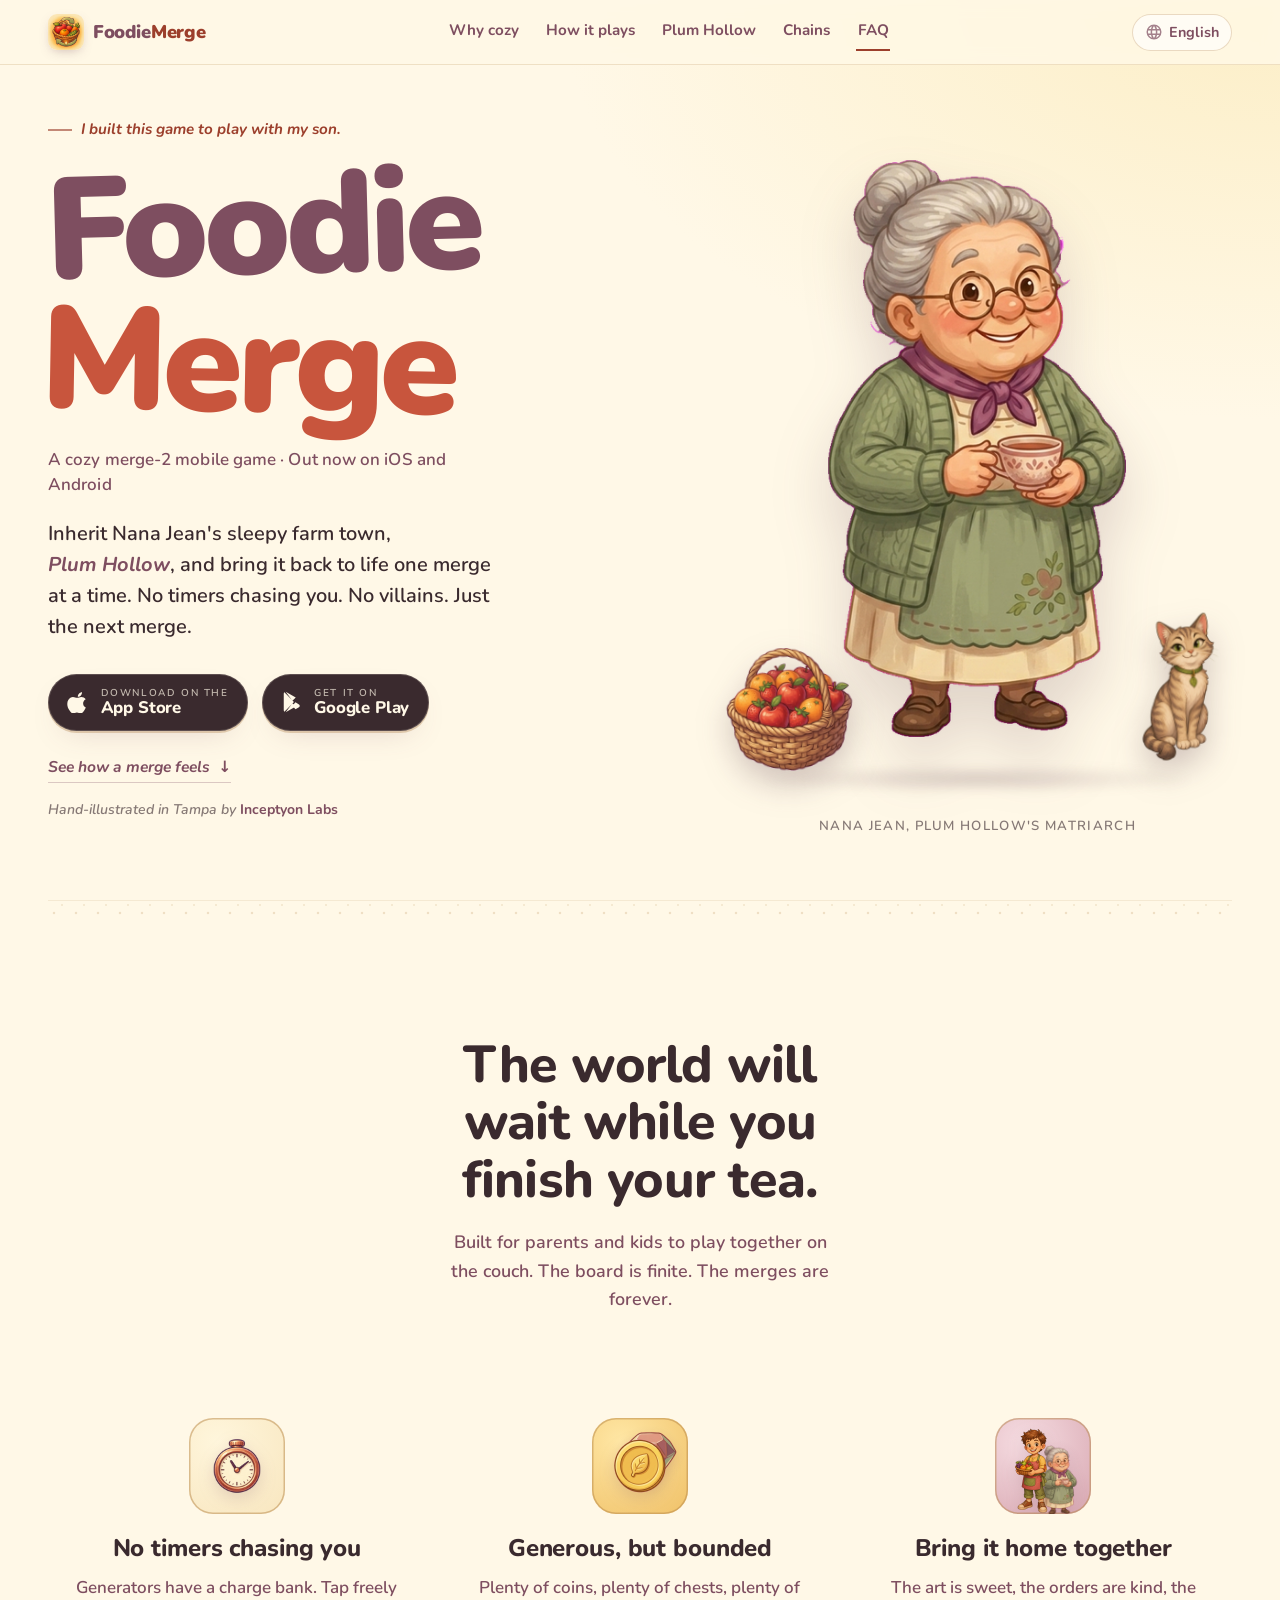
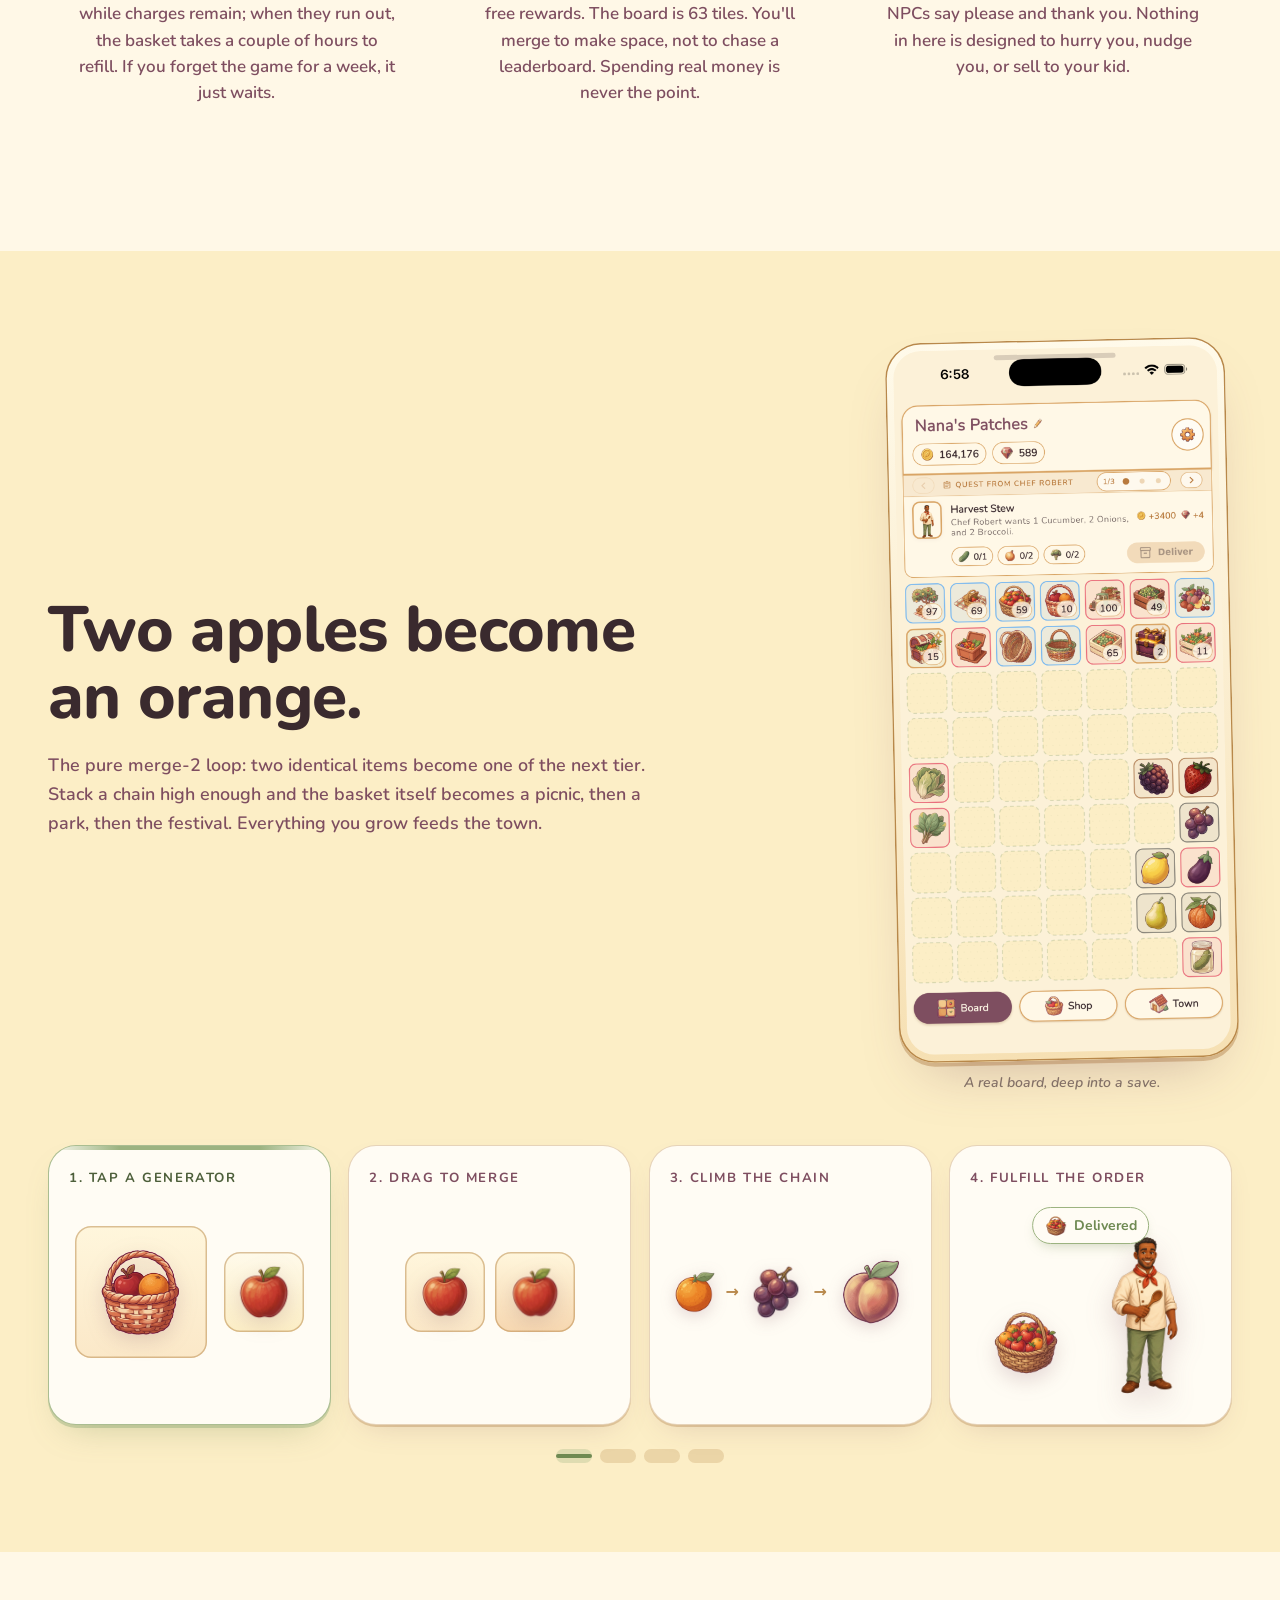
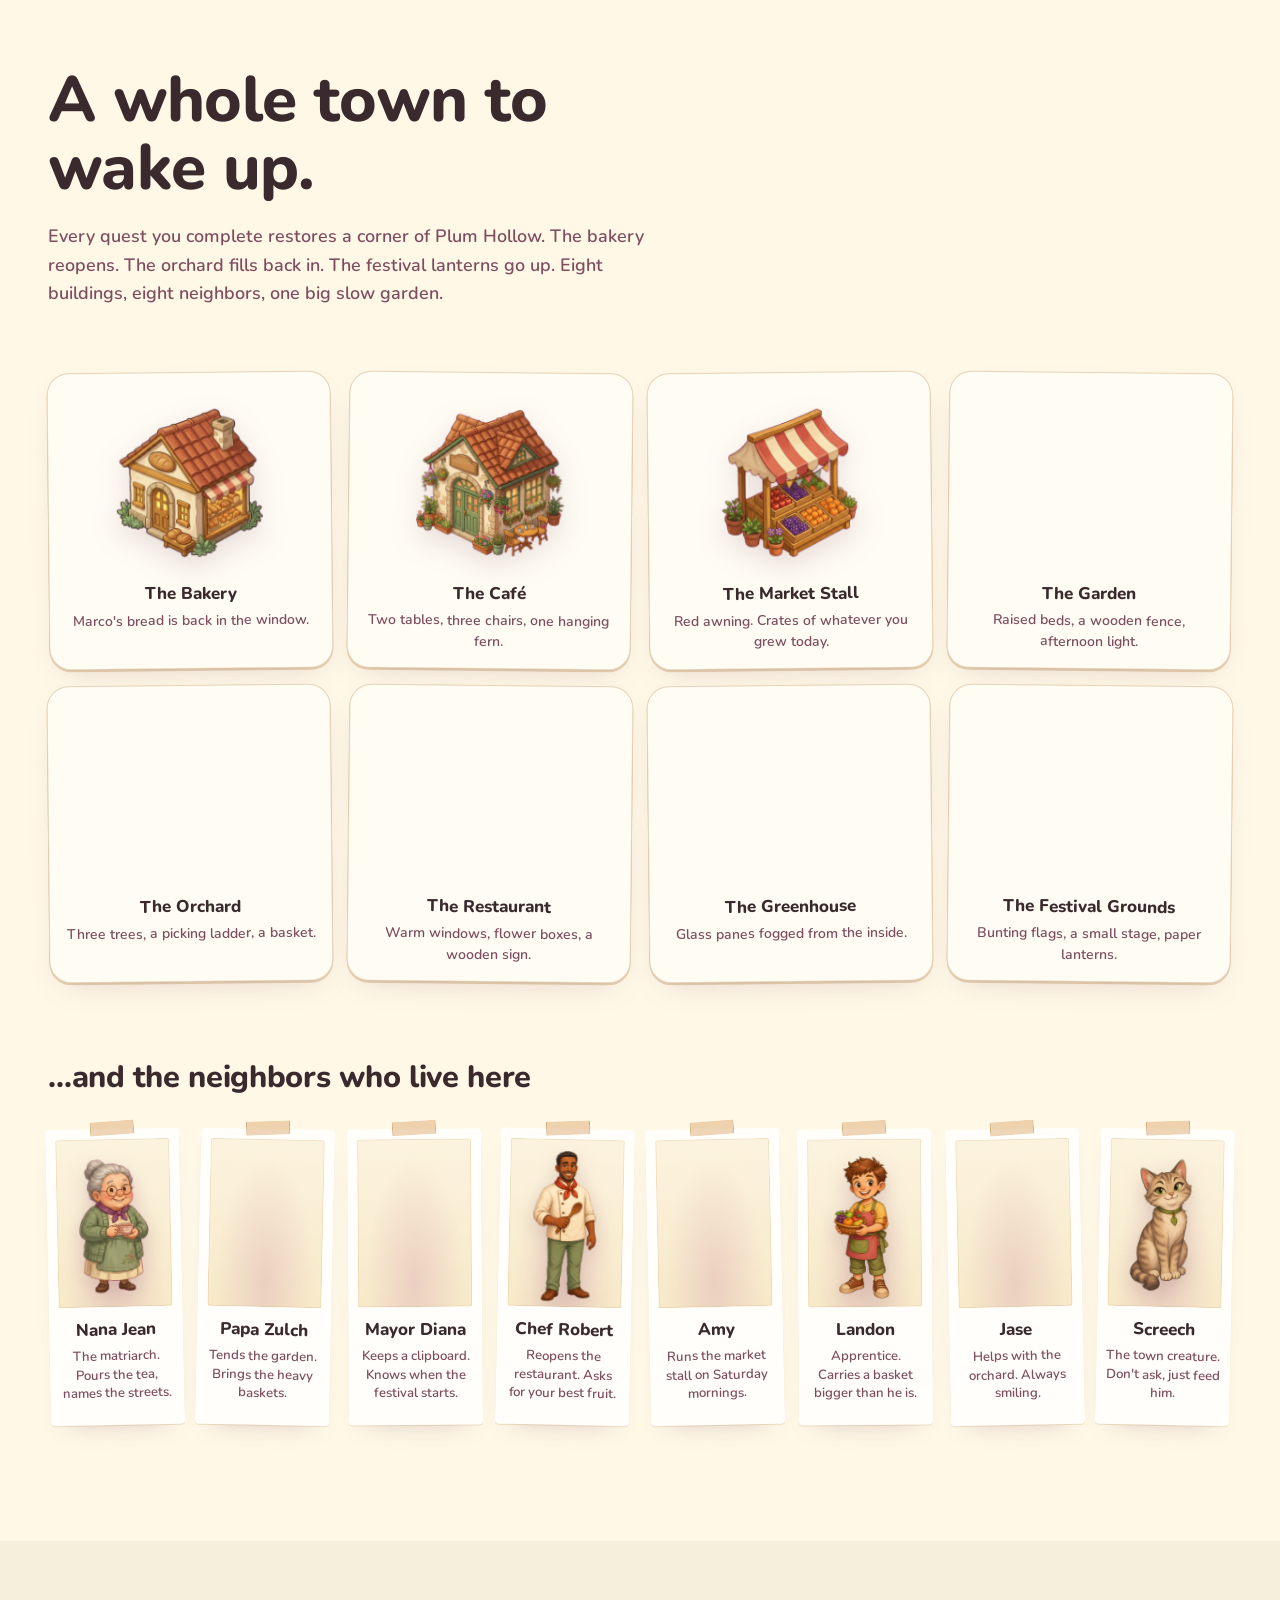
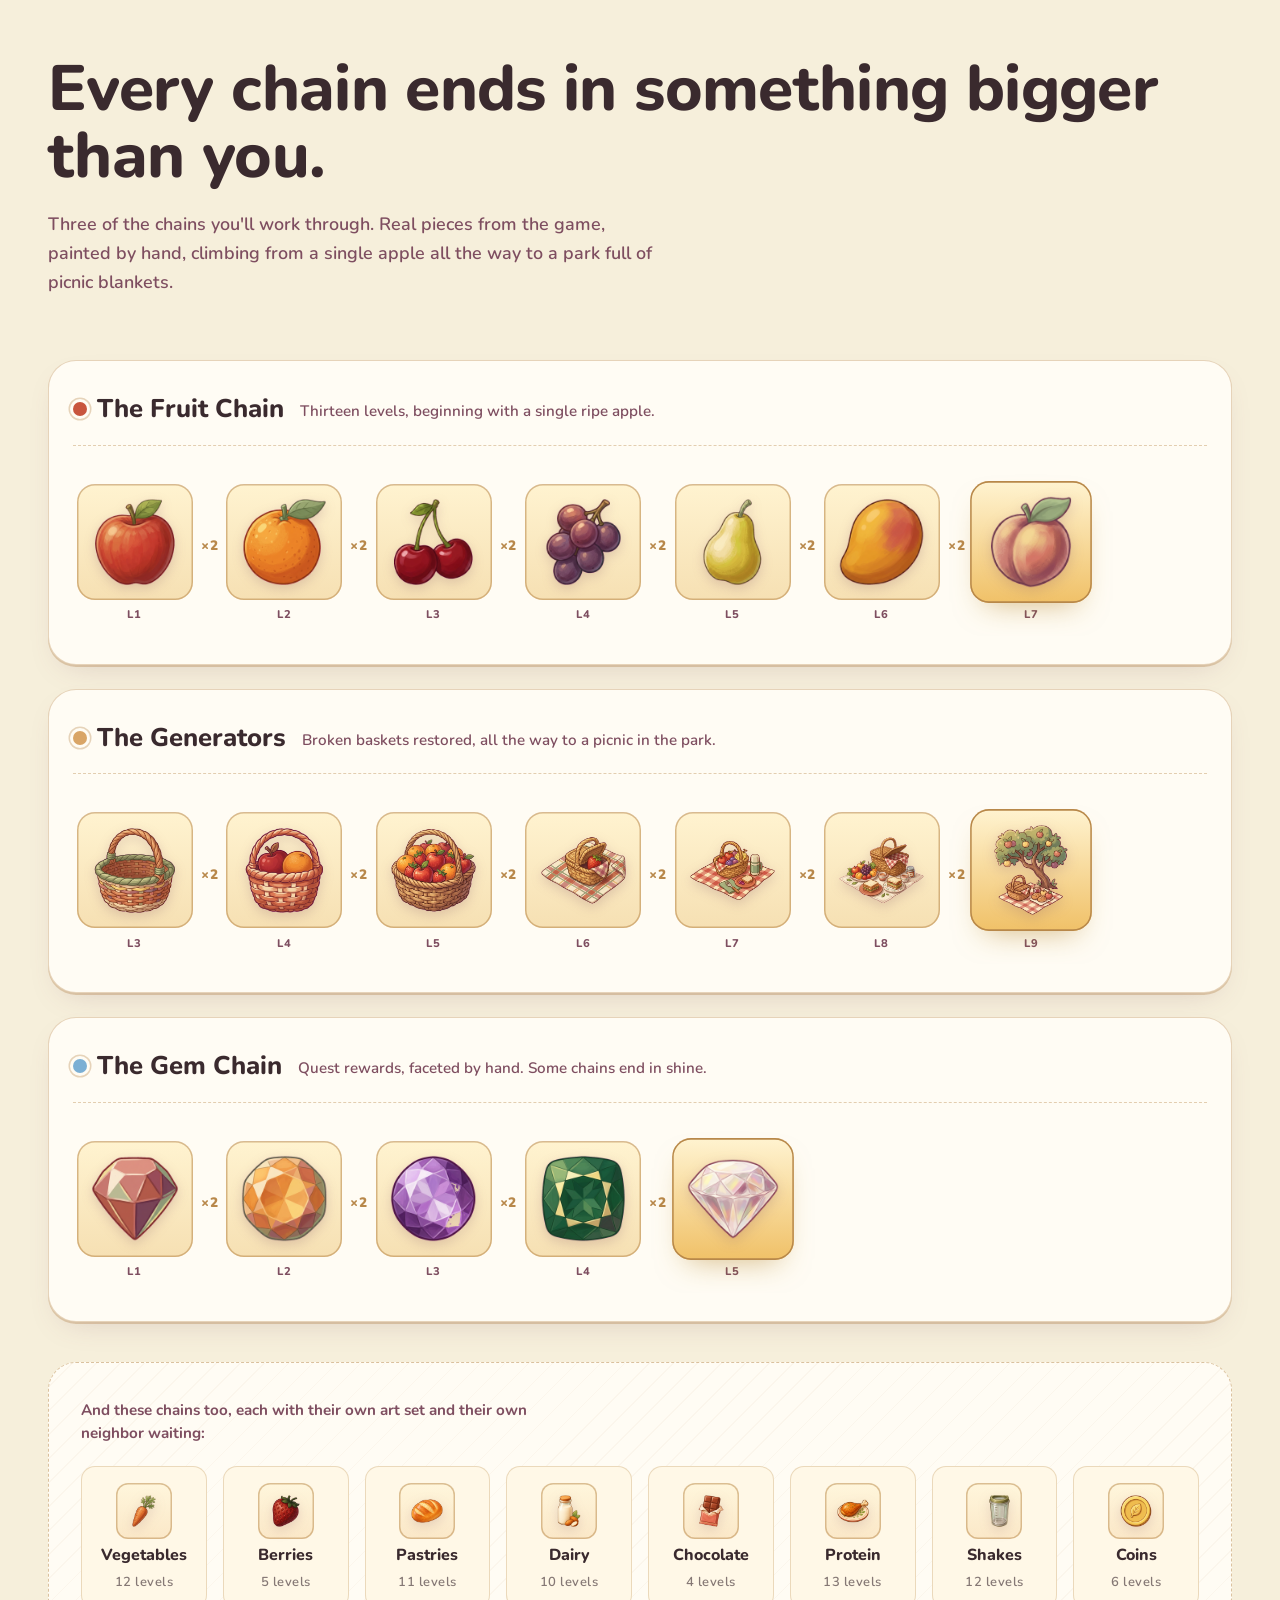
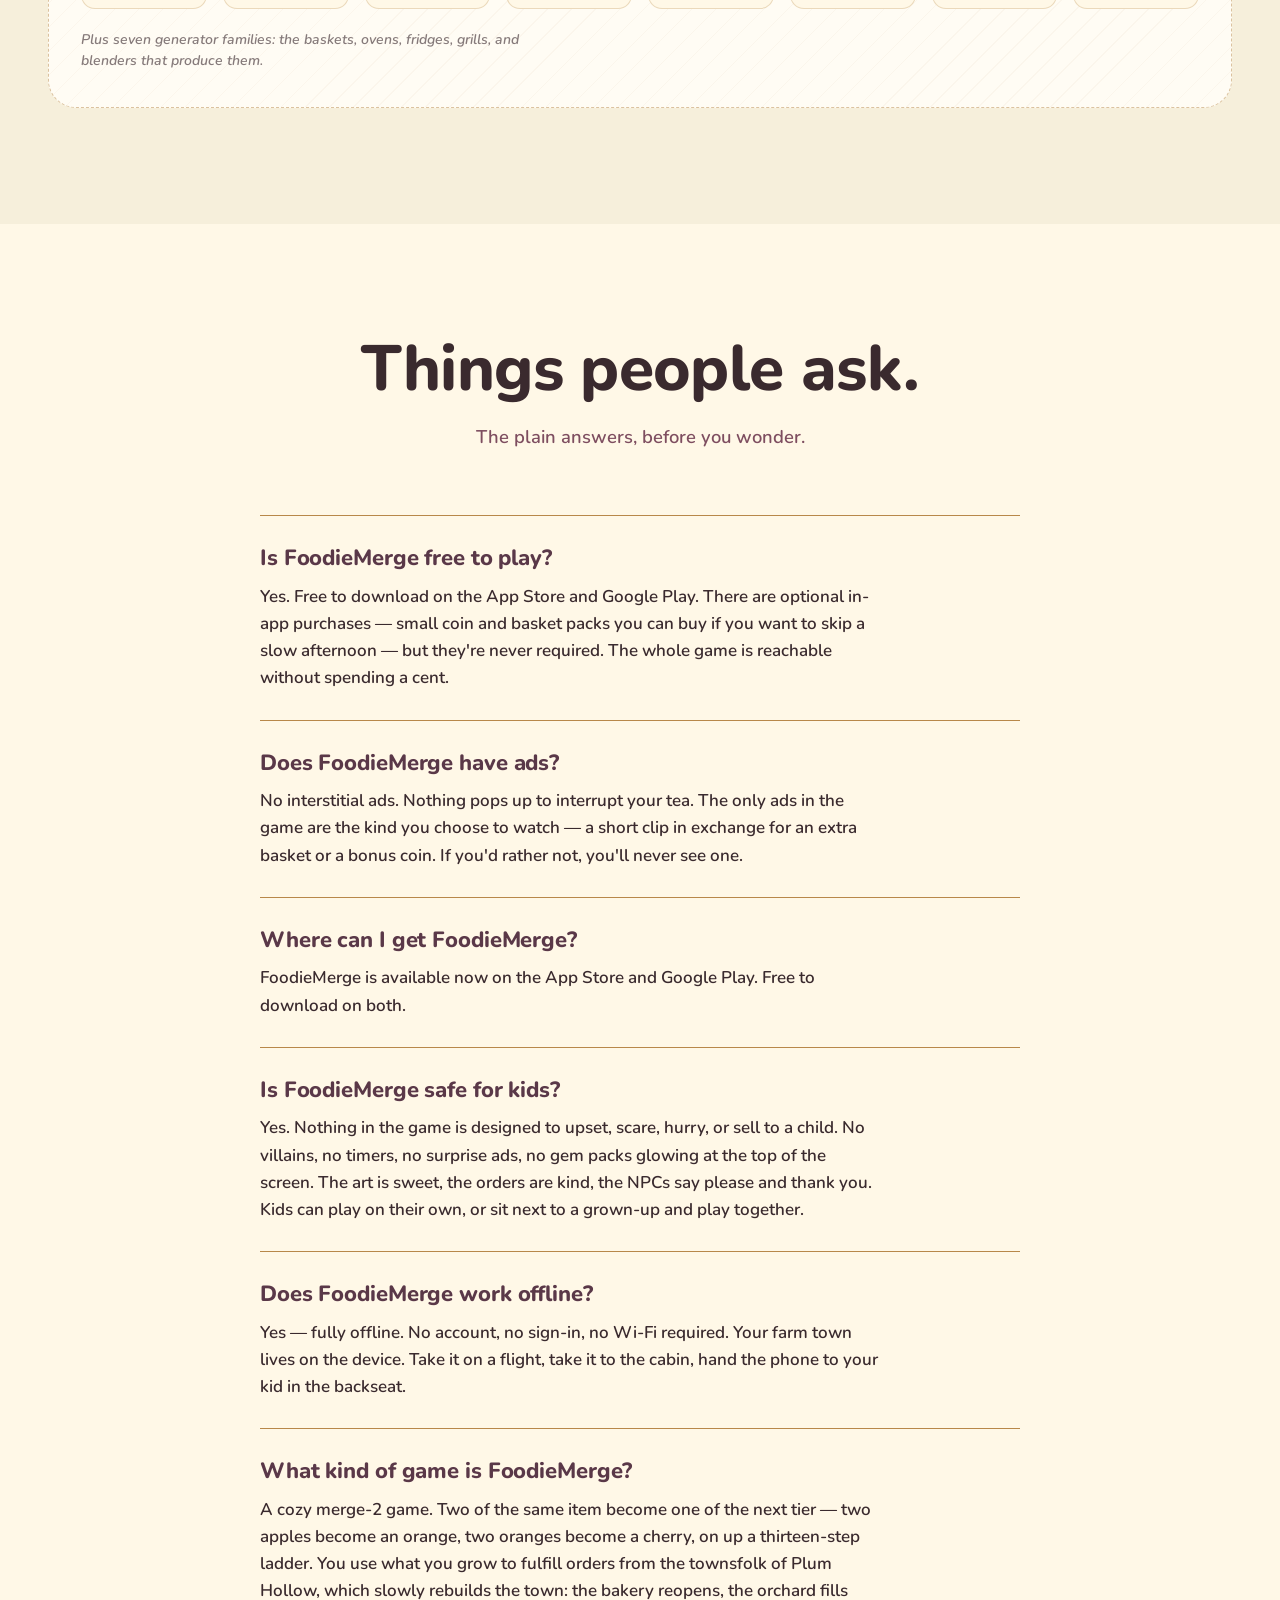
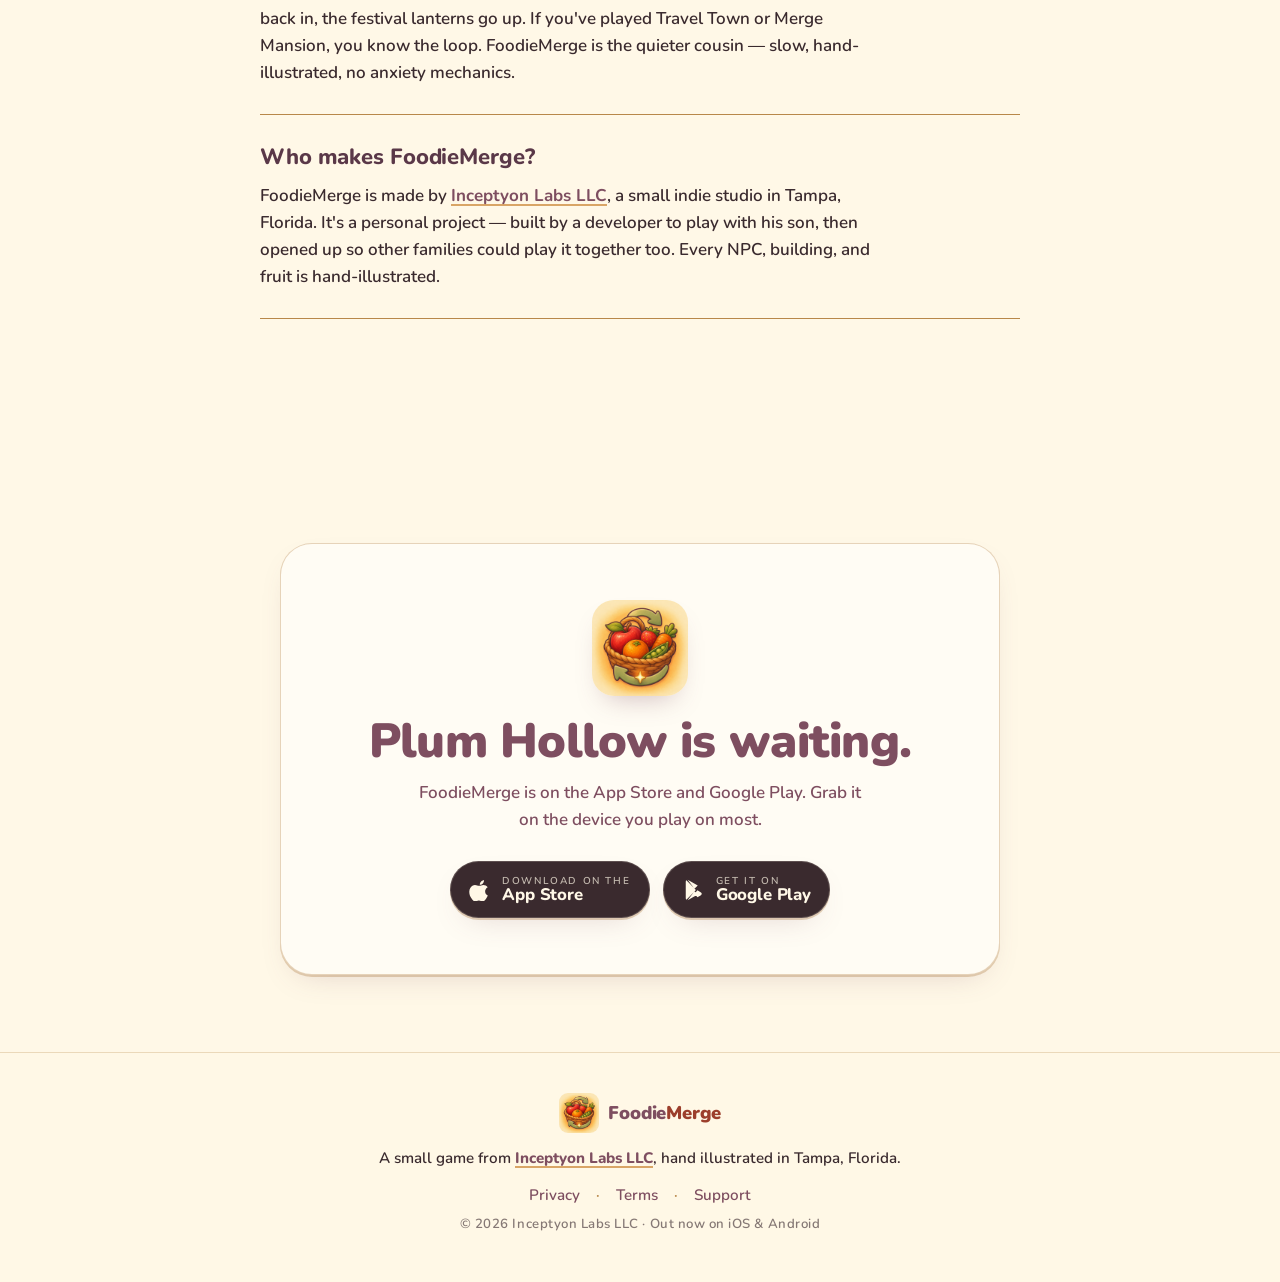
<file: index.html>
<!doctype html>
<html lang="en">
  <head>
    <meta charset="utf-8" />
    <meta name="viewport" content="width=device-width, initial-scale=1, viewport-fit=cover" />
    <meta name="theme-color" content="#FFF8E7" />
    <script>
      // First-visit language routing. Only ever redirects FROM the English root,
      // so there is no flash on localized pages and no redirect loop. A manual
      // choice in the switcher (stored as fm_lang) always wins, including "English".
      (function () {
        try {
          var path = location.pathname;
          if (path !== "/" && path !== "/index.html") return;
          var SUP = ["de", "ja", "ko", "fr", "es"];
          var want = null;
          try { want = localStorage.getItem("fm_lang"); } catch (e) {}
          if (!want) {
            var navs = navigator.languages || [navigator.language || "en"];
            for (var i = 0; i < navs.length; i++) {
              var l = (navs[i] || "").slice(0, 2).toLowerCase();
              if (l === "en") { want = "en"; break; }
              if (SUP.indexOf(l) > -1) { want = l; break; }
            }
          }
          if (want && want !== "en" && SUP.indexOf(want) > -1) location.replace("/" + want + "/");
        } catch (e) {}
      })();
    </script>
    <title>FoodieMerge · A cozy farm-town merge game</title>
    <meta name="description" content="A cozy merge-2 mobile game for iOS and Android from Inceptyon Labs. Inherit Nana Jean's sleepy farm town, Plum Hollow, and rebuild it one merge at a time. No surprise ads, no pressure. Out now on the App Store and Google Play." />
    <meta name="author" content="Inceptyon Labs LLC" />
    <link rel="canonical" href="https://foodiemerge.com/" />
    <link rel="alternate" hreflang="en" href="https://foodiemerge.com/" />
    <link rel="alternate" hreflang="de" href="https://foodiemerge.com/de/" />
    <link rel="alternate" hreflang="ja" href="https://foodiemerge.com/ja/" />
    <link rel="alternate" hreflang="ko" href="https://foodiemerge.com/ko/" />
    <link rel="alternate" hreflang="fr" href="https://foodiemerge.com/fr/" />
    <link rel="alternate" hreflang="es" href="https://foodiemerge.com/es/" />
    <link rel="alternate" hreflang="x-default" href="https://foodiemerge.com/" />
    <!-- Open Graph -->
    <meta property="og:type" content="website" />
    <meta property="og:url" content="https://foodiemerge.com/" />
    <meta property="og:site_name" content="FoodieMerge" />
    <meta property="og:locale" content="en_US" />
    <meta property="og:title" content="FoodieMerge · A cozy farm-town merge game" />
    <meta property="og:description" content="A cozy merge-2 mobile game for iOS and Android. Inherit Nana Jean's sleepy farm town and rebuild it one merge at a time. Out now on the App Store and Google Play." />
    <meta property="og:image" content="https://foodiemerge.com/assets/og.png" />
    <meta property="og:image:width" content="1200" />
    <meta property="og:image:height" content="630" />
    <meta property="og:image:alt" content="The FoodieMerge wordmark on a sun-warmed cream background, with Nana Jean and painted fruit illustrations" />

    <!-- Twitter -->
    <meta name="twitter:card" content="summary_large_image" />
    <meta name="twitter:title" content="FoodieMerge · A cozy farm-town merge game" />
    <meta name="twitter:description" content="A cozy merge-2 mobile game for iOS and Android. Inherit Nana Jean's sleepy farm town and rebuild it one merge at a time. Out now on the App Store and Google Play." />
    <meta name="twitter:image" content="https://foodiemerge.com/assets/og.png" />
    <meta name="twitter:image:alt" content="The FoodieMerge wordmark on a sun-warmed cream background, with Nana Jean and painted fruit illustrations" />

    <link rel="icon" type="image/png" sizes="32x32" href="/assets/favicons/icon-32.png" />
    <link rel="icon" type="image/png" sizes="16x16" href="/assets/favicons/icon-16.png" />
    <link rel="icon" type="image/png" sizes="192x192" href="/assets/favicons/icon-192.png" />
    <link rel="icon" type="image/png" sizes="512x512" href="/assets/favicons/icon-512.png" />
    <link rel="apple-touch-icon" sizes="180x180" href="/assets/favicons/icon-180.png" />

    <link rel="preconnect" href="https://fonts.googleapis.com" />
    <link rel="preconnect" href="https://fonts.gstatic.com" crossorigin />
    <link
      href="https://fonts.googleapis.com/css2?family=Nunito:wght@500;600;700;800;900&display=swap"
      rel="stylesheet"
    />
    <link rel="stylesheet" href="/styles.css" />

    <!-- Structured data: VideoGame + Organization + WebSite -->
    <script type="application/ld+json">
      {
        "@context": "https://schema.org",
        "@graph": [
          {
            "@type": "VideoGame",
            "@id": "https://foodiemerge.com/#game",
            "name": "FoodieMerge",
            "alternateName": "Foodie Merge",
            "url": "https://foodiemerge.com/",
            "image": "https://foodiemerge.com/assets/ui/app_icon.png",
            "description": "A cozy merge-2 mobile game. Inherit Nana Jean's sleepy farm town, Plum Hollow, and rebuild it one merge at a time. No surprise ads, no villains, no anxiety mechanics.",
            "genre": ["Cozy game", "Merge", "Casual", "Family"],
            "gamePlatform": ["iOS", "Android"],
            "applicationCategory": "GameApplication",
            "operatingSystem": ["iOS", "Android"],
            "contentRating": "Everyone",
            "inLanguage": "en",
            "publisher": { "@id": "https://foodiemerge.com/#publisher" },
            "author": { "@id": "https://foodiemerge.com/#publisher" },
            "datePublished": "2026-05-27",
            "releaseNotes": "Available on the App Store and Google Play."
          },
          {
            "@type": "Organization",
            "@id": "https://foodiemerge.com/#publisher",
            "name": "Inceptyon Labs LLC",
            "url": "https://inceptyon.com/",
            "logo": "https://foodiemerge.com/assets/ui/app_icon.png",
            "address": {
              "@type": "PostalAddress",
              "addressLocality": "Tampa",
              "addressRegion": "FL",
              "addressCountry": "US"
            }
          },
          {
            "@type": "WebSite",
            "@id": "https://foodiemerge.com/#site",
            "url": "https://foodiemerge.com/",
            "name": "FoodieMerge",
            "publisher": { "@id": "https://foodiemerge.com/#publisher" },
            "inLanguage": "en"
          },
          {
            "@type": "FAQPage",
            "@id": "https://foodiemerge.com/#faq",
            "mainEntity": [
                      {
                                "@type": "Question",
                                "name": "Is FoodieMerge free to play?",
                                "acceptedAnswer": {
                                          "@type": "Answer",
                                          "text": "Yes. Free to download on the App Store and Google Play. There are optional in-app purchases — small coin and basket packs you can buy if you want to skip a slow afternoon — but they're never required. The whole game is reachable without spending a cent."
                                }
                      },
                      {
                                "@type": "Question",
                                "name": "Does FoodieMerge have ads?",
                                "acceptedAnswer": {
                                          "@type": "Answer",
                                          "text": "No interstitial ads. Nothing pops up to interrupt your tea. The only ads in the game are the kind you choose to watch — a short clip in exchange for an extra basket or a bonus coin. If you'd rather not, you'll never see one."
                                }
                      },
                      {
                                "@type": "Question",
                                "name": "Where can I get FoodieMerge?",
                                "acceptedAnswer": {
                                          "@type": "Answer",
                                          "text": "FoodieMerge is available now on the App Store and Google Play. Free to download on both."
                                }
                      },
                      {
                                "@type": "Question",
                                "name": "Is FoodieMerge safe for kids?",
                                "acceptedAnswer": {
                                          "@type": "Answer",
                                          "text": "Yes. Nothing in the game is designed to upset, scare, hurry, or sell to a child. No villains, no timers, no surprise ads, no gem packs glowing at the top of the screen. The art is sweet, the orders are kind, the NPCs say please and thank you. Kids can play on their own, or sit next to a grown-up and play together."
                                }
                      },
                      {
                                "@type": "Question",
                                "name": "Does FoodieMerge work offline?",
                                "acceptedAnswer": {
                                          "@type": "Answer",
                                          "text": "Yes — fully offline. No account, no sign-in, no Wi-Fi required. Your farm town lives on the device. Take it on a flight, take it to the cabin, hand the phone to your kid in the backseat."
                                }
                      },
                      {
                                "@type": "Question",
                                "name": "What kind of game is FoodieMerge?",
                                "acceptedAnswer": {
                                          "@type": "Answer",
                                          "text": "A cozy merge-2 game. Two of the same item become one of the next tier — two apples become an orange, two oranges become a cherry, on up a thirteen-step ladder. You use what you grow to fulfill orders from the townsfolk of Plum Hollow, which slowly rebuilds the town: the bakery reopens, the orchard fills back in, the festival lanterns go up. If you've played Travel Town or Merge Mansion, you know the loop. FoodieMerge is the quieter cousin — slow, hand-illustrated, no anxiety mechanics."
                                }
                      },
                      {
                                "@type": "Question",
                                "name": "Who makes FoodieMerge?",
                                "acceptedAnswer": {
                                          "@type": "Answer",
                                          "text": "FoodieMerge is made by Inceptyon Labs LLC, a small indie studio in Tampa, Florida. It's a personal project — built by a developer to play with his son, then opened up so other families could play it together too. Every NPC, building, and fruit is hand-illustrated."
                                }
                      }
            ]
          }
        ]
      }
    </script>
  </head>

  <body>
    <a class="skip-link" href="#main">Skip to content</a>

    <header class="topbar" aria-label="Site header">
      <a class="lockup" href="#top" aria-label="FoodieMerge home">
        <img decoding="async" loading="lazy"
          src="/assets/ui/app_icon.png"
          alt=""
          aria-hidden="true"
          class="lockup__icon"
          width="40"
          height="40"
        />
        <span class="lockup__text">
          <span class="lockup__foodie">Foodie</span><span class="lockup__merge">Merge</span>
        </span>
      </a>
      <nav class="topbar__nav" aria-label="Page sections">
        <a href="#cozy">Why cozy</a>
        <a href="#play">How it plays</a>
        <a href="#town">Plum Hollow</a>
        <a href="#chains">Chains</a>
        <a href="#faq">FAQ</a>
      </nav>
      <div class="langswitch" role="group" aria-label="Language">
        <button class="langswitch__toggle" type="button" aria-haspopup="true" aria-expanded="false" aria-controls="langmenu">
          <svg viewBox="0 0 24 24" width="18" height="18" aria-hidden="true"><path fill="currentColor" d="M12 2a10 10 0 1 0 0 20 10 10 0 0 0 0-20Zm6.93 6h-2.95a15.7 15.7 0 0 0-1.38-3.56A8.03 8.03 0 0 1 18.93 8ZM12 4c.83 1.2 1.48 2.53 1.91 4h-3.82c.43-1.47 1.08-2.8 1.91-4ZM4.26 14a7.96 7.96 0 0 1 0-4h3.38a16.6 16.6 0 0 0 0 4H4.26Zm.81 2h2.95c.34 1.27.8 2.46 1.38 3.56A8.03 8.03 0 0 1 5.07 16Zm2.95-8H5.07a8.03 8.03 0 0 1 4.33-3.56A15.7 15.7 0 0 0 8.02 8ZM12 20c-.83-1.2-1.48-2.53-1.91-4h3.82c-.43 1.47-1.08 2.8-1.91 4Zm2.34-6H9.66a14.6 14.6 0 0 1 0-4h4.68a14.6 14.6 0 0 1 0 4Zm.32 5.56c.58-1.1 1.04-2.29 1.38-3.56h2.95a8.03 8.03 0 0 1-4.33 3.56ZM16.36 14a16.6 16.6 0 0 0 0-4h3.38a7.96 7.96 0 0 1 0 4h-3.38Z"/></svg>
          <span class="langswitch__current">English</span>
        </button>
        <ul class="langswitch__menu" id="langmenu">
          <li><a href="https://foodiemerge.com/" data-lang="en" hreflang="en" aria-current="true">English</a></li>
          <li><a href="https://foodiemerge.com/de/" data-lang="de" hreflang="de">Deutsch</a></li>
          <li><a href="https://foodiemerge.com/ja/" data-lang="ja" hreflang="ja">日本語</a></li>
          <li><a href="https://foodiemerge.com/ko/" data-lang="ko" hreflang="ko">한국어</a></li>
          <li><a href="https://foodiemerge.com/fr/" data-lang="fr" hreflang="fr">Français</a></li>
          <li><a href="https://foodiemerge.com/es/" data-lang="es" hreflang="es">Español</a></li>
        </ul>
      </div>
    </header>

    <main id="main">
      <!-- HERO -->
      <section id="top" class="hero" aria-labelledby="hero-title">
        <div class="hero__inner">
          <div class="hero__copy">
            <p class="hero__kicker">I built this game to play with my son.</p>
            <h1 id="hero-title" class="hero__title">
              <span class="hero__title-foodie">Foodie</span><wbr /><span class="hero__title-merge">Merge</span>
            </h1>
            <p class="hero__subtitle">
              A cozy merge-2 mobile game · Out now on iOS and Android
            </p>
            <p class="hero__tagline">
              Inherit Nana Jean's sleepy farm town, <em>Plum&nbsp;Hollow</em>, and bring it back to life one merge at a time. No timers chasing you. No villains. Just the next merge.
            </p>

            <div class="storefront" role="group" aria-label="Get FoodieMerge">
              <a class="store store--apple" href="https://apps.apple.com/app/foodiemerge/id6772793633" aria-label="Download FoodieMerge on the App Store">
                <svg viewBox="0 0 24 24" aria-hidden="true" width="22" height="22">
                  <path
                    fill="currentColor"
                    d="M16.365 1.43c.078 1.27-.428 2.51-1.226 3.392-.79.873-2.083 1.55-3.345 1.448-.094-1.243.514-2.531 1.293-3.357.85-.91 2.247-1.585 3.278-1.483zM20.5 17.9c-.557 1.293-.823 1.87-1.54 3.014-.997 1.585-2.4 3.56-4.143 3.574-1.546.014-1.944-.94-4.04-.927-2.094.013-2.534.94-4.08.926-1.745-.013-3.07-1.785-4.067-3.37C-.038 17.583-.36 12.74 1.404 9.83c1.255-2.073 3.234-3.292 5.094-3.292 1.892 0 3.08.945 4.643.945 1.516 0 2.44-.946 4.628-.946 1.654 0 3.41.882 4.654 2.405-4.092 2.215-3.426 8.013.077 8.957z"
                  />
                </svg>
                <span class="store__text">
                  <span class="store__small">Download on the</span>
                  <span class="store__big">App Store</span>
                </span>
              </a>

              <a class="store store--google" href="https://play.google.com/store/apps/details?id=com.inceptyonlabs.foodymerge" aria-label="Get FoodieMerge on Google Play">
                <svg viewBox="0 0 24 24" aria-hidden="true" width="22" height="22">
                  <path
                    fill="currentColor"
                    d="M3.7 1.4C3.3 1.7 3 2.3 3 3v18c0 .7.3 1.3.7 1.6l10.4-10.6L3.7 1.4zm12.1 11l3.8 2.2c1.1.6 1.1 2.4 0 3l-3.8 2.2-3.4-3.7 3.4-3.7zM5.1.7l11 6.3-3.6 3.6L5.1.7zm0 22.6l7.4-9.9 3.6 3.6-11 6.3z"
                  />
                </svg>
                <span class="store__text">
                  <span class="store__small">Get it on</span>
                  <span class="store__big">Google Play</span>
                </span>
              </a>
            </div>

            <a class="hero__peek" href="#play">
              See how a merge feels
              <span class="hero__peek-arrow" aria-hidden="true">↓</span>
            </a>

            <p class="hero__sig" aria-label="Made in Tampa">
              Hand-illustrated in Tampa by <span class="hero__sig-strong">Inceptyon Labs</span>
            </p>
          </div>

          <figure class="hero__art" aria-labelledby="hero-art-cap">
            <div class="hero__art-stage">
              <span class="hero__floor" aria-hidden="true"></span>
              <img decoding="async"
                class="hero__nana"
                src="/assets/npcs/nana_jean.png"
                alt="Nana Jean, the matriarch of Plum Hollow, holding a teacup in a sage cardigan"
                width="540"
                height="800"
                loading="eager"
                fetchpriority="high"
              />
              <img decoding="async"
                class="hero__prop hero__prop--basket"
                src="/assets/items/large_fruit_basket.png"
                alt=""
                aria-hidden="true"
                width="200"
                height="200"
                loading="eager"
              />
              <img decoding="async"
                class="hero__prop hero__prop--screech"
                src="/assets/npcs/screech.png"
                alt=""
                aria-hidden="true"
                width="160"
                height="220"
                loading="eager"
              />
            </div>
            <figcaption id="hero-art-cap" class="hero__cap">
              Nana Jean, Plum Hollow's matriarch
            </figcaption>
          </figure>
        </div>

        <div class="board-strip" aria-hidden="true"></div>
      </section>

      <!-- COZY PITCH -->
      <section id="cozy" class="cozy" aria-labelledby="cozy-title">
        <div class="cozy__quote">
          <h2 id="cozy-title" class="cozy__title">
            The world will wait while you finish your tea.
          </h2>
          <p class="cozy__lede">
            Built for parents and kids to play together on the couch. The board is finite. The merges are forever.
          </p>
        </div>

        <ol class="pillars">
          <li class="pillar pillar--time">
            <div class="pillar__sigil">
              <img decoding="async" loading="lazy" src="/assets/ui/icon_schedule.png" alt="" aria-hidden="true" width="64" height="64" />
            </div>
            <div class="pillar__body">
              <h3 class="pillar__head">No timers chasing you</h3>
              <p>
                Generators have a charge bank. Tap freely while charges remain; when they run out, the basket takes a couple of hours to refill. If you forget the game for a week, it just waits.
              </p>
            </div>
          </li>

          <li class="pillar pillar--money">
            <div class="pillar__sigil">
              <img decoding="async" loading="lazy" src="/assets/items/gold_coin.png" alt="" aria-hidden="true" width="64" height="64" />
              <img decoding="async" loading="lazy" class="pillar__sigil-back" src="/assets/items/ruby.png" alt="" aria-hidden="true" width="48" height="48" />
            </div>
            <div class="pillar__body">
              <h3 class="pillar__head">Generous, but bounded</h3>
              <p>
                Plenty of coins, plenty of chests, plenty of free rewards. The board is 63 tiles. You'll merge to make space, not to chase a leaderboard. Spending real money is never the point.
              </p>
            </div>
          </li>

          <li class="pillar pillar--together">
            <div class="pillar__sigil pillar__sigil--stack">
              <img decoding="async" loading="lazy" class="pillar__sigil-portrait" src="/assets/npcs/landon.png" alt="" aria-hidden="true" width="64" height="96" />
              <img decoding="async" loading="lazy" class="pillar__sigil-portrait pillar__sigil-portrait--back" src="/assets/npcs/nana_jean.png" alt="" aria-hidden="true" width="64" height="96" />
            </div>
            <div class="pillar__body">
              <h3 class="pillar__head">Bring it home together</h3>
              <p>
                The art is sweet, the orders are kind, the NPCs say please and thank you. Nothing in here is designed to hurry you, nudge you, or sell to your kid.
              </p>
            </div>
          </li>
        </ol>
      </section>

      <!-- HOW IT PLAYS -->
      <section id="play" class="play" aria-labelledby="play-title">
        <div class="play__intro">
          <div class="play__intro-copy">
            <h2 id="play-title" class="section-title">
              Two apples become an&nbsp;orange.
            </h2>
            <p class="play__lede">
              The pure merge-2 loop: two identical items become one of the next tier. Stack a chain high enough and the basket itself becomes a picnic, then a park, then the festival. Everything you grow feeds the town.
            </p>
          </div>

          <figure class="play__shot" aria-labelledby="play-shot-cap">
            <div class="play__shot-frame">
              <img decoding="async"
                src="/assets/screenshots/board_en.png"
                alt="A late-game FoodieMerge board: a seven-column grid filled with fruit, vegetables, and generators, a quest from the townsfolk on the right, and coins and gems in the wallet up top."
                width="540"
                height="1174"
                loading="lazy"
              />
            </div>
            <figcaption id="play-shot-cap" class="play__shot-cap">
              A real board, deep into a save.
            </figcaption>
          </figure>
        </div>

        <div class="loop" role="region" aria-label="The merge loop, demonstrated">
          <ol class="loop__track" id="loopTrack">
            <li class="loop__step is-active" data-step="0">
              <div class="loop__label">1. Tap a generator</div>
              <div class="loop__stage loop__stage--tap">
                <div class="loop__tile loop__tile--gen">
                  <img decoding="async" loading="lazy" src="/assets/items/fruit_basket.png" alt="A wicker fruit basket" width="128" height="128" />
                  <span class="loop__pulse" aria-hidden="true"></span>
                  <span class="loop__tap-mark" aria-hidden="true"></span>
                </div>
                <div class="loop__tile loop__tile--drop">
                  <img decoding="async" loading="lazy" src="/assets/items/apple.png" alt="A red apple" width="96" height="96" />
                </div>
              </div>
            </li>

            <li class="loop__step" data-step="1">
              <div class="loop__label">2. Drag to merge</div>
              <div class="loop__stage loop__stage--merge">
                <div class="loop__tile loop__tile--source">
                  <img height="96" width="96" decoding="async" loading="lazy" src="/assets/items/apple.png" alt="" aria-hidden="true" class="loop__merge-source" />
                </div>
                <div class="loop__tile loop__tile--target">
                  <img height="96" width="96" decoding="async" loading="lazy" src="/assets/items/apple.png" alt="" aria-hidden="true" class="loop__merge-target-apple" />
                  <img height="96" width="96" decoding="async" loading="lazy" src="/assets/items/orange.png" alt="An orange" class="loop__merge-target-orange" />
                  <span class="loop__sparkle" aria-hidden="true"></span>
                </div>
              </div>
            </li>

            <li class="loop__step" data-step="2">
              <div class="loop__label">3. Climb the chain</div>
              <div class="loop__stage loop__stage--chain">
                <img height="96" width="96" decoding="async" loading="lazy" src="/assets/items/orange.png" alt="" aria-hidden="true" class="loop__chain-item loop__chain-item--sm" />
                <span aria-hidden="true">→</span>
                <img height="96" width="96" decoding="async" loading="lazy" src="/assets/items/grape.png" alt="" aria-hidden="true" class="loop__chain-item loop__chain-item--md" />
                <span aria-hidden="true">→</span>
                <img height="96" width="96" decoding="async" loading="lazy" src="/assets/items/peach.png" alt="" aria-hidden="true" class="loop__chain-item loop__chain-item--lg" />
              </div>
            </li>

            <li class="loop__step" data-step="3">
              <div class="loop__label">4. Fulfill the order</div>
              <div class="loop__stage loop__stage--deliver">
                <div class="loop__bubble">
                  <img decoding="async" loading="lazy" src="/assets/items/large_fruit_basket.png" alt="" aria-hidden="true" width="32" height="32" />
                  <span>Delivered</span>
                </div>
                <img decoding="async" loading="lazy" class="loop__deliver-item" src="/assets/items/large_fruit_basket.png" alt="" aria-hidden="true" width="92" height="92" />
                <img decoding="async" loading="lazy" class="loop__deliver-target" src="/assets/npcs/chef_robert.png" alt="Chef Robert holding a wooden spoon" width="120" height="180" />
                <div class="loop__reward" aria-hidden="true">
                  <img decoding="async" loading="lazy" src="/assets/items/gold_coin.png" alt="" width="28" height="28" />
                  <span>+ 240</span>
                </div>
              </div>
            </li>
          </ol>

          <div class="loop__controls">
            <button class="loop__dot" type="button" data-go="0" aria-label="Step 1: tap a generator">
              <span></span>
            </button>
            <button class="loop__dot" type="button" data-go="1" aria-label="Step 2: drag to merge">
              <span></span>
            </button>
            <button class="loop__dot" type="button" data-go="2" aria-label="Step 3: climb the chain">
              <span></span>
            </button>
            <button class="loop__dot" type="button" data-go="3" aria-label="Step 4: fulfill the order">
              <span></span>
            </button>
          </div>
        </div>
      </section>

      <!-- PLUM HOLLOW -->
      <section id="town" class="town" aria-labelledby="town-title">
        <div class="town__intro">
          <h2 id="town-title" class="section-title">A whole town to wake&nbsp;up.</h2>
          <p class="town__lede">
            Every quest you complete restores a corner of Plum Hollow. The bakery reopens. The orchard fills back in. The festival lanterns go up. Eight buildings, eight neighbors, one big slow garden.
          </p>
        </div>

        <ul class="town__map" aria-label="Buildings of Plum Hollow">
          <li class="town__plot" data-plot="bakery">
            <img decoding="async" loading="lazy" src="/assets/buildings/bakery.png" alt="" aria-hidden="true" width="180" height="180" />
            <div class="town__plot-label">
              <h3>The Bakery</h3>
              <p>Marco's bread is back in the window.</p>
            </div>
          </li>
          <li class="town__plot" data-plot="cafe">
            <img decoding="async" loading="lazy" src="/assets/buildings/cafe.png" alt="" aria-hidden="true" width="180" height="180" />
            <div class="town__plot-label">
              <h3>The Café</h3>
              <p>Two tables, three chairs, one hanging fern.</p>
            </div>
          </li>
          <li class="town__plot" data-plot="market">
            <img decoding="async" loading="lazy" src="/assets/buildings/market_stall.png" alt="" aria-hidden="true" width="180" height="180" />
            <div class="town__plot-label">
              <h3>The Market Stall</h3>
              <p>Red awning. Crates of whatever you grew today.</p>
            </div>
          </li>
          <li class="town__plot" data-plot="garden">
            <img decoding="async" loading="lazy" src="/assets/buildings/garden.png" alt="" aria-hidden="true" width="180" height="180" />
            <div class="town__plot-label">
              <h3>The Garden</h3>
              <p>Raised beds, a wooden fence, afternoon light.</p>
            </div>
          </li>
          <li class="town__plot" data-plot="orchard">
            <img decoding="async" loading="lazy" src="/assets/buildings/orchard.png" alt="" aria-hidden="true" width="180" height="180" />
            <div class="town__plot-label">
              <h3>The Orchard</h3>
              <p>Three trees, a picking ladder, a basket.</p>
            </div>
          </li>
          <li class="town__plot" data-plot="restaurant">
            <img decoding="async" loading="lazy" src="/assets/buildings/restaurant.png" alt="" aria-hidden="true" width="180" height="180" />
            <div class="town__plot-label">
              <h3>The Restaurant</h3>
              <p>Warm windows, flower boxes, a wooden sign.</p>
            </div>
          </li>
          <li class="town__plot" data-plot="greenhouse">
            <img decoding="async" loading="lazy" src="/assets/buildings/greenhouse.png" alt="" aria-hidden="true" width="180" height="180" />
            <div class="town__plot-label">
              <h3>The Greenhouse</h3>
              <p>Glass panes fogged from the inside.</p>
            </div>
          </li>
          <li class="town__plot" data-plot="festival">
            <img decoding="async" loading="lazy" src="/assets/buildings/festival_grounds.png" alt="" aria-hidden="true" width="180" height="180" />
            <div class="town__plot-label">
              <h3>The Festival Grounds</h3>
              <p>Bunting flags, a small stage, paper lanterns.</p>
            </div>
          </li>
        </ul>

        <h3 class="town__cast-title">…and the neighbors who live here</h3>
        <ul class="cast" aria-label="The townsfolk">
          <li class="cast__card">
            <div class="cast__portrait"><img decoding="async" loading="lazy" src="/assets/npcs/nana_jean.png" alt="Nana Jean in a sage cardigan, holding a teacup" width="140" height="200" /></div>
            <h4>Nana Jean</h4>
            <p>The matriarch. Pours the tea, names the streets.</p>
          </li>
          <li class="cast__card">
            <div class="cast__portrait"><img decoding="async" loading="lazy" src="/assets/npcs/papa_zulch.png" alt="Papa Zulch in overalls and a straw hat, holding a vegetable basket" width="140" height="200" /></div>
            <h4>Papa Zulch</h4>
            <p>Tends the garden. Brings the heavy baskets.</p>
          </li>
          <li class="cast__card">
            <div class="cast__portrait"><img decoding="async" loading="lazy" src="/assets/npcs/mayor_diana.png" alt="Mayor Diana in a plum vest and tan trousers, holding a clipboard" width="140" height="200" /></div>
            <h4>Mayor Diana</h4>
            <p>Keeps a clipboard. Knows when the festival starts.</p>
          </li>
          <li class="cast__card">
            <div class="cast__portrait"><img decoding="async" loading="lazy" src="/assets/npcs/chef_robert.png" alt="Chef Robert in chef's whites and a red kerchief, holding a wooden spoon" width="140" height="200" /></div>
            <h4>Chef Robert</h4>
            <p>Reopens the restaurant. Asks for your best fruit.</p>
          </li>
          <li class="cast__card">
            <div class="cast__portrait"><img decoding="async" loading="lazy" src="/assets/npcs/amy.png" alt="Amy, a cheerful young townsperson" width="140" height="200" /></div>
            <h4>Amy</h4>
            <p>Runs the market stall on Saturday mornings.</p>
          </li>
          <li class="cast__card">
            <div class="cast__portrait"><img decoding="async" loading="lazy" src="/assets/npcs/landon.png" alt="Landon, a young boy in an apron holding a fruit basket" width="140" height="200" /></div>
            <h4>Landon</h4>
            <p>Apprentice. Carries a basket bigger than he is.</p>
          </li>
          <li class="cast__card">
            <div class="cast__portrait"><img decoding="async" loading="lazy" src="/assets/npcs/jase.png" alt="Jase, a friendly young farmhand" width="140" height="200" /></div>
            <h4>Jase</h4>
            <p>Helps with the orchard. Always smiling.</p>
          </li>
          <li class="cast__card">
            <div class="cast__portrait"><img decoding="async" loading="lazy" src="/assets/npcs/screech.png" alt="Screech, the town animal" width="140" height="200" /></div>
            <h4>Screech</h4>
            <p>The town creature. Don't ask, just feed him.</p>
          </li>
        </ul>
      </section>

      <!-- CHAINS -->
      <section id="chains" class="chains" aria-labelledby="chains-title">
        <div class="chains__intro">
          <h2 id="chains-title" class="section-title">
            Every chain ends in something bigger than&nbsp;you.
          </h2>
          <p class="chains__lede">
            Three of the chains you'll work through. Real pieces from the game, painted by hand, climbing from a single apple all the way to a park full of picnic blankets.
          </p>
        </div>

        <article class="chain" aria-labelledby="chain-fruit">
          <header class="chain__head">
            <h3 id="chain-fruit"><span class="chain__dot" style="background:var(--terracotta)"></span> The Fruit Chain</h3>
            <p>Thirteen levels, beginning with a single ripe apple.</p>
          </header>
          <ol class="chain__rung">
            <li>
              <div class="chain__tile chain__tile--xs"><img decoding="async" loading="lazy" src="/assets/items/apple.png" alt="Apple" width="56" height="56" /></div>
              <span class="chain__level">L1</span>
            </li>
            <li class="chain__arrow" aria-hidden="true">×2</li>
            <li>
              <div class="chain__tile chain__tile--sm"><img decoding="async" loading="lazy" src="/assets/items/orange.png" alt="Orange" width="64" height="64" /></div>
              <span class="chain__level">L2</span>
            </li>
            <li class="chain__arrow" aria-hidden="true">×2</li>
            <li>
              <div class="chain__tile chain__tile--md"><img decoding="async" loading="lazy" src="/assets/items/cherry.png" alt="Cherries" width="80" height="80" /></div>
              <span class="chain__level">L3</span>
            </li>
            <li class="chain__arrow" aria-hidden="true">×2</li>
            <li>
              <div class="chain__tile chain__tile--md"><img decoding="async" loading="lazy" src="/assets/items/grape.png" alt="Grapes" width="80" height="80" /></div>
              <span class="chain__level">L4</span>
            </li>
            <li class="chain__arrow" aria-hidden="true">×2</li>
            <li>
              <div class="chain__tile chain__tile--lg"><img decoding="async" loading="lazy" src="/assets/items/pear.png" alt="Pear" width="96" height="96" /></div>
              <span class="chain__level">L5</span>
            </li>
            <li class="chain__arrow" aria-hidden="true">×2</li>
            <li>
              <div class="chain__tile chain__tile--lg"><img decoding="async" loading="lazy" src="/assets/items/mango.png" alt="Mango" width="96" height="96" /></div>
              <span class="chain__level">L6</span>
            </li>
            <li class="chain__arrow" aria-hidden="true">×2</li>
            <li>
              <div class="chain__tile chain__tile--lg chain__tile--peak"><img decoding="async" loading="lazy" src="/assets/items/peach.png" alt="Peach" width="104" height="104" /></div>
              <span class="chain__level">L7</span>
            </li>
          </ol>
        </article>

        <article class="chain" aria-labelledby="chain-gen">
          <header class="chain__head">
            <h3 id="chain-gen"><span class="chain__dot" style="background:var(--honey)"></span> The Generators</h3>
            <p>Broken baskets restored, all the way to a picnic in the park.</p>
          </header>
          <ol class="chain__rung">
            <li>
              <div class="chain__tile chain__tile--sm"><img decoding="async" loading="lazy" src="/assets/items/large_fruitless_basket.png" alt="Empty wicker basket" width="72" height="72" /></div>
              <span class="chain__level">L3</span>
            </li>
            <li class="chain__arrow" aria-hidden="true">×2</li>
            <li>
              <div class="chain__tile chain__tile--md"><img decoding="async" loading="lazy" src="/assets/items/fruit_basket.png" alt="Fruit basket with apple and orange" width="88" height="88" /></div>
              <span class="chain__level">L4</span>
            </li>
            <li class="chain__arrow" aria-hidden="true">×2</li>
            <li>
              <div class="chain__tile chain__tile--md"><img decoding="async" loading="lazy" src="/assets/items/large_fruit_basket.png" alt="Large overflowing fruit basket" width="96" height="96" /></div>
              <span class="chain__level">L5</span>
            </li>
            <li class="chain__arrow" aria-hidden="true">×2</li>
            <li>
              <div class="chain__tile chain__tile--lg"><img decoding="async" loading="lazy" src="/assets/items/small_picnic.png" alt="Small picnic" width="104" height="104" /></div>
              <span class="chain__level">L6</span>
            </li>
            <li class="chain__arrow" aria-hidden="true">×2</li>
            <li>
              <div class="chain__tile chain__tile--lg"><img decoding="async" loading="lazy" src="/assets/items/medium_picnic.png" alt="Medium picnic" width="112" height="112" /></div>
              <span class="chain__level">L7</span>
            </li>
            <li class="chain__arrow" aria-hidden="true">×2</li>
            <li>
              <div class="chain__tile chain__tile--lg"><img decoding="async" loading="lazy" src="/assets/items/large_picnic.png" alt="Large picnic" width="120" height="120" /></div>
              <span class="chain__level">L8</span>
            </li>
            <li class="chain__arrow" aria-hidden="true">×2</li>
            <li>
              <div class="chain__tile chain__tile--lg chain__tile--peak"><img decoding="async" loading="lazy" src="/assets/items/picnic_park.png" alt="Picnic park" width="128" height="128" /></div>
              <span class="chain__level">L9</span>
            </li>
          </ol>
        </article>

        <article class="chain" aria-labelledby="chain-gem">
          <header class="chain__head">
            <h3 id="chain-gem"><span class="chain__dot" style="background:var(--gem)"></span> The Gem Chain</h3>
            <p>Quest rewards, faceted by hand. Some chains end in shine.</p>
          </header>
          <ol class="chain__rung">
            <li>
              <div class="chain__tile chain__tile--sm"><img decoding="async" loading="lazy" src="/assets/items/ruby.png" alt="Ruby" width="72" height="72" /></div>
              <span class="chain__level">L1</span>
            </li>
            <li class="chain__arrow" aria-hidden="true">×2</li>
            <li>
              <div class="chain__tile chain__tile--md"><img decoding="async" loading="lazy" src="/assets/items/topaz.png" alt="Topaz" width="80" height="80" /></div>
              <span class="chain__level">L2</span>
            </li>
            <li class="chain__arrow" aria-hidden="true">×2</li>
            <li>
              <div class="chain__tile chain__tile--md"><img decoding="async" loading="lazy" src="/assets/items/amethyst.png" alt="Amethyst" width="88" height="88" /></div>
              <span class="chain__level">L3</span>
            </li>
            <li class="chain__arrow" aria-hidden="true">×2</li>
            <li>
              <div class="chain__tile chain__tile--lg"><img decoding="async" loading="lazy" src="/assets/items/emerald.png" alt="Emerald" width="96" height="96" /></div>
              <span class="chain__level">L4</span>
            </li>
            <li class="chain__arrow" aria-hidden="true">×2</li>
            <li>
              <div class="chain__tile chain__tile--lg chain__tile--peak"><img decoding="async" loading="lazy" src="/assets/items/diamond.png" alt="Diamond" width="104" height="104" /></div>
              <span class="chain__level">L5</span>
            </li>
          </ol>
        </article>

        <aside class="chains__more" aria-labelledby="chains-more-title">
          <p id="chains-more-title" class="chains__more-label">
            And these chains too, each with their own art set and their own neighbor waiting:
          </p>
          <ul class="chains__more-list">
            <li>
              <div class="chains__more-chip"><img height="96" width="96" decoding="async" loading="lazy" src="/assets/items/carrot.png" alt="Carrot" /></div>
              <strong>Vegetables</strong>
              <span>12 levels</span>
            </li>
            <li>
              <div class="chains__more-chip"><img height="96" width="96" decoding="async" loading="lazy" src="/assets/items/strawberry.png" alt="Strawberry" /></div>
              <strong>Berries</strong>
              <span>5 levels</span>
            </li>
            <li>
              <div class="chains__more-chip"><img height="96" width="96" decoding="async" loading="lazy" src="/assets/items/bread.png" alt="Bread" /></div>
              <strong>Pastries</strong>
              <span>11 levels</span>
            </li>
            <li>
              <div class="chains__more-chip"><img height="96" width="96" decoding="async" loading="lazy" src="/assets/items/almond_milk.png" alt="Milk" /></div>
              <strong>Dairy</strong>
              <span>10 levels</span>
            </li>
            <li>
              <div class="chains__more-chip"><img height="96" width="96" decoding="async" loading="lazy" src="/assets/items/chocolate_bar.png" alt="Chocolate bar" /></div>
              <strong>Chocolate</strong>
              <span>4 levels</span>
            </li>
            <li>
              <div class="chains__more-chip"><img height="96" width="96" decoding="async" loading="lazy" src="/assets/items/chicken_leg.png" alt="Chicken leg" /></div>
              <strong>Protein</strong>
              <span>13 levels</span>
            </li>
            <li>
              <div class="chains__more-chip"><img height="96" width="96" decoding="async" loading="lazy" src="/assets/items/blender_cup.png" alt="Blender cup" /></div>
              <strong>Shakes</strong>
              <span>12 levels</span>
            </li>
            <li>
              <div class="chains__more-chip"><img height="96" width="96" decoding="async" loading="lazy" src="/assets/items/gold_coin.png" alt="Coin" /></div>
              <strong>Coins</strong>
              <span>6 levels</span>
            </li>
          </ul>
          <p class="chains__more-foot">
            Plus seven generator families: the baskets, ovens, fridges, grills, and blenders that produce them.
          </p>
        </aside>
      </section>

      <!-- FAQ -->
      <section id="faq" class="faq" aria-labelledby="faq-title">
        <div class="faq__intro">
          <h2 id="faq-title" class="section-title">Things people ask.</h2>
          <p class="faq__lede">
            The plain answers, before you wonder.
          </p>
        </div>

        <dl class="faq__list">
          <div class="faq__item">
            <dt class="faq__q">Is FoodieMerge free to play?</dt>
            <dd class="faq__a">
              Yes. Free to download on the App Store and Google Play. There are optional in-app purchases &mdash; small coin and basket packs you can buy if you want to skip a slow afternoon &mdash; but they're never required. The whole game is reachable without spending a cent.
            </dd>
          </div>

          <div class="faq__item">
            <dt class="faq__q">Does FoodieMerge have ads?</dt>
            <dd class="faq__a">
              No interstitial ads. Nothing pops up to interrupt your tea. The only ads in the game are the kind you choose to watch &mdash; a short clip in exchange for an extra basket or a bonus coin. If you'd rather not, you'll never see one.
            </dd>
          </div>

          <div class="faq__item">
            <dt class="faq__q">Where can I get FoodieMerge?</dt>
            <dd class="faq__a">
              FoodieMerge is available now on the App Store and Google Play. Free to download on both.
            </dd>
          </div>

          <div class="faq__item">
            <dt class="faq__q">Is FoodieMerge safe for kids?</dt>
            <dd class="faq__a">
              Yes. Nothing in the game is designed to upset, scare, hurry, or sell to a child. No villains, no timers, no surprise ads, no gem packs glowing at the top of the screen. The art is sweet, the orders are kind, the NPCs say please and thank you. Kids can play on their own, or sit next to a grown-up and play together.
            </dd>
          </div>

          <div class="faq__item">
            <dt class="faq__q">Does FoodieMerge work offline?</dt>
            <dd class="faq__a">
              Yes &mdash; fully offline. No account, no sign-in, no Wi-Fi required. Your farm town lives on the device. Take it on a flight, take it to the cabin, hand the phone to your kid in the backseat.
            </dd>
          </div>

          <div class="faq__item">
            <dt class="faq__q">What kind of game is FoodieMerge?</dt>
            <dd class="faq__a">
              A cozy merge-2 game. Two of the same item become one of the next tier &mdash; two apples become an orange, two oranges become a cherry, on up a thirteen-step ladder. You use what you grow to fulfill orders from the townsfolk of Plum Hollow, which slowly rebuilds the town: the bakery reopens, the orchard fills back in, the festival lanterns go up. If you've played Travel Town or Merge Mansion, you know the loop. FoodieMerge is the quieter cousin &mdash; slow, hand-illustrated, no anxiety mechanics.
            </dd>
          </div>

          <div class="faq__item">
            <dt class="faq__q">Who makes FoodieMerge?</dt>
            <dd class="faq__a">
              FoodieMerge is made by <a href="https://inceptyon.com/" rel="noopener"><strong>Inceptyon Labs LLC</strong></a>, a small indie studio in Tampa, Florida. It's a personal project &mdash; built by a developer to play with his son, then opened up so other families could play it together too. Every NPC, building, and fruit is hand-illustrated.
            </dd>
          </div>
        </dl>
      </section>

      <!-- CLOSING -->
      <section class="closing" aria-labelledby="closing-title">
        <div class="closing__plate">
          <img decoding="async" loading="lazy" src="/assets/ui/app_icon.png" alt="" aria-hidden="true" width="120" height="120" class="closing__icon" />
          <h2 id="closing-title" class="closing__title">
            Plum Hollow is waiting.
          </h2>
          <p class="closing__copy">
            FoodieMerge is on the App Store and Google Play. Grab it on the device you play on most.
          </p>
          <div class="storefront storefront--closing" role="group" aria-label="Get FoodieMerge on iOS or Android">
            <a class="store store--apple" href="https://apps.apple.com/app/foodiemerge/id6772793633" aria-label="Download FoodieMerge on the App Store">
              <svg viewBox="0 0 24 24" aria-hidden="true" width="22" height="22">
                <path
                  fill="currentColor"
                  d="M16.365 1.43c.078 1.27-.428 2.51-1.226 3.392-.79.873-2.083 1.55-3.345 1.448-.094-1.243.514-2.531 1.293-3.357.85-.91 2.247-1.585 3.278-1.483zM20.5 17.9c-.557 1.293-.823 1.87-1.54 3.014-.997 1.585-2.4 3.56-4.143 3.574-1.546.014-1.944-.94-4.04-.927-2.094.013-2.534.94-4.08.926-1.745-.013-3.07-1.785-4.067-3.37C-.038 17.583-.36 12.74 1.404 9.83c1.255-2.073 3.234-3.292 5.094-3.292 1.892 0 3.08.945 4.643.945 1.516 0 2.44-.946 4.628-.946 1.654 0 3.41.882 4.654 2.405-4.092 2.215-3.426 8.013.077 8.957z"
                />
              </svg>
              <span class="store__text">
                <span class="store__small">Download on the</span>
                <span class="store__big">App Store</span>
              </span>
            </a>
            <a class="store store--google" href="https://play.google.com/store/apps/details?id=com.inceptyonlabs.foodymerge" aria-label="Get FoodieMerge on Google Play">
              <svg viewBox="0 0 24 24" aria-hidden="true" width="22" height="22">
                <path
                  fill="currentColor"
                  d="M3.7 1.4C3.3 1.7 3 2.3 3 3v18c0 .7.3 1.3.7 1.6l10.4-10.6L3.7 1.4zm12.1 11l3.8 2.2c1.1.6 1.1 2.4 0 3l-3.8 2.2-3.4-3.7 3.4-3.7zM5.1.7l11 6.3-3.6 3.6L5.1.7zm0 22.6l7.4-9.9 3.6 3.6-11 6.3z"
                />
              </svg>
              <span class="store__text">
                <span class="store__small">Get it on</span>
                <span class="store__big">Google Play</span>
              </span>
            </a>
          </div>
        </div>
      </section>
    </main>

    <footer class="footer" aria-label="Site footer">
      <div class="footer__inner">
        <div class="footer__lockup">
          <img decoding="async" loading="lazy" src="/assets/ui/app_icon.png" alt="" aria-hidden="true" width="40" height="40" />
          <span class="lockup__text">
            <span class="lockup__foodie">Foodie</span><span class="lockup__merge">Merge</span>
          </span>
        </div>
        <p class="footer__line">
          A small game from <a href="https://inceptyon.com/" rel="noopener"><strong>Inceptyon Labs LLC</strong></a>, hand illustrated in Tampa, Florida.
        </p>
        <nav class="footer__legal" aria-label="Legal">
          <a href="/privacy/">Privacy</a>
          <span aria-hidden="true">·</span>
          <a href="/terms/">Terms</a>
          <span aria-hidden="true">·</span>
          <a href="/support/">Support</a>
        </nav>
        <p class="footer__meta">© 2026 Inceptyon Labs LLC · Out now on iOS &amp; Android</p>
      </div>
    </footer>

    <script src="/main.js" defer></script>
  </body>
</html>
</file>
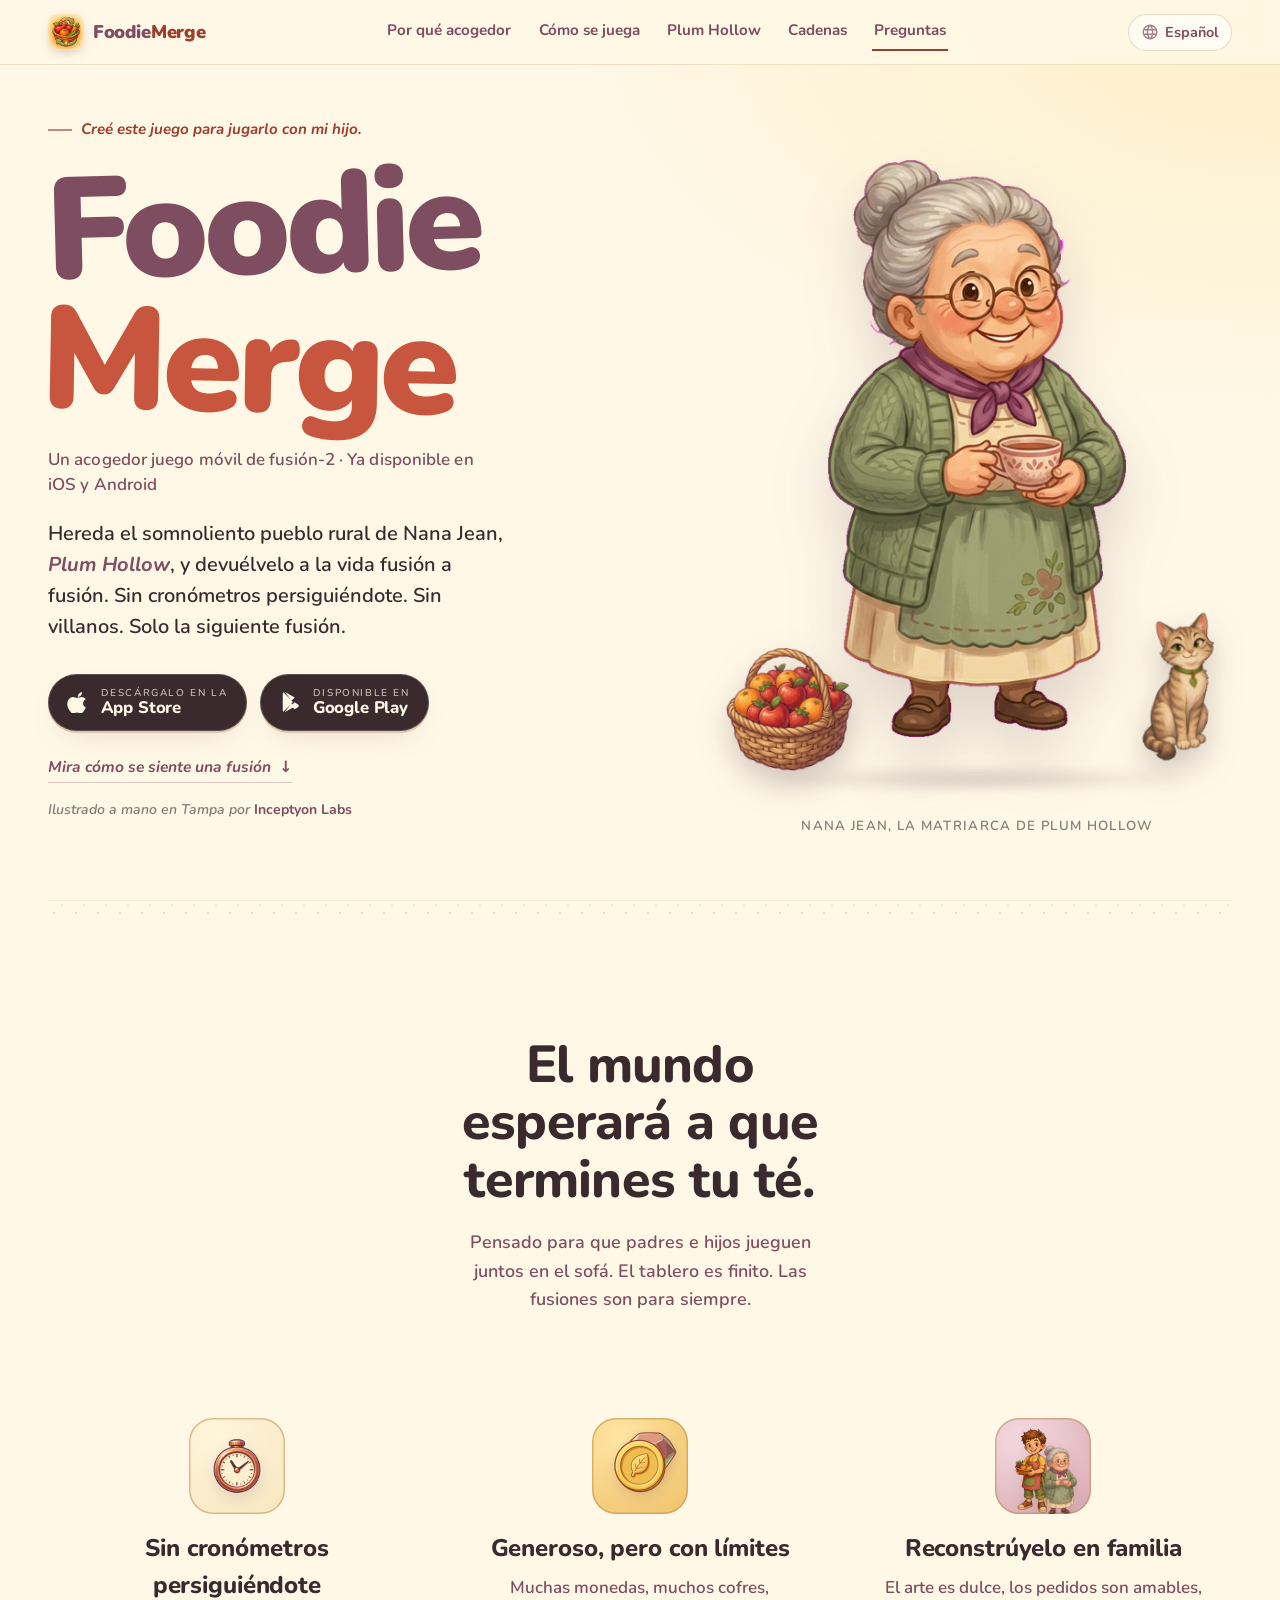
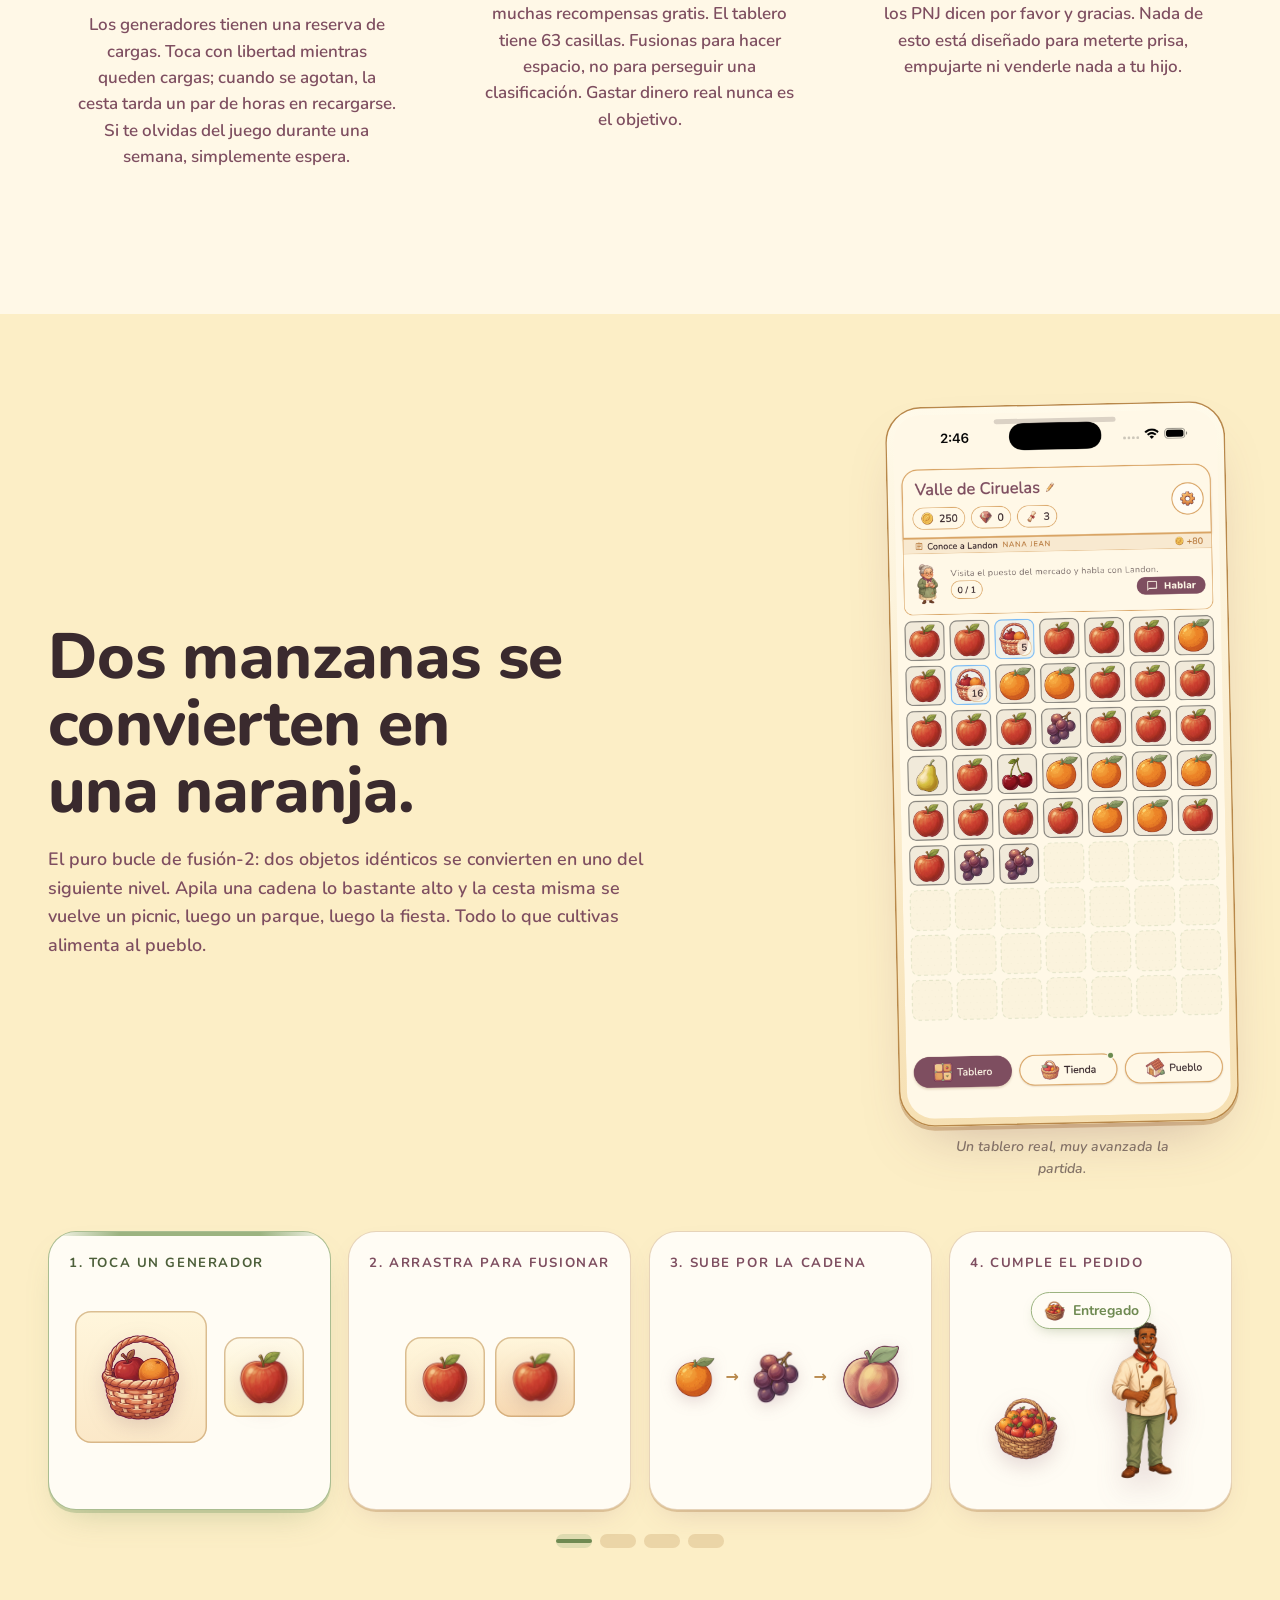
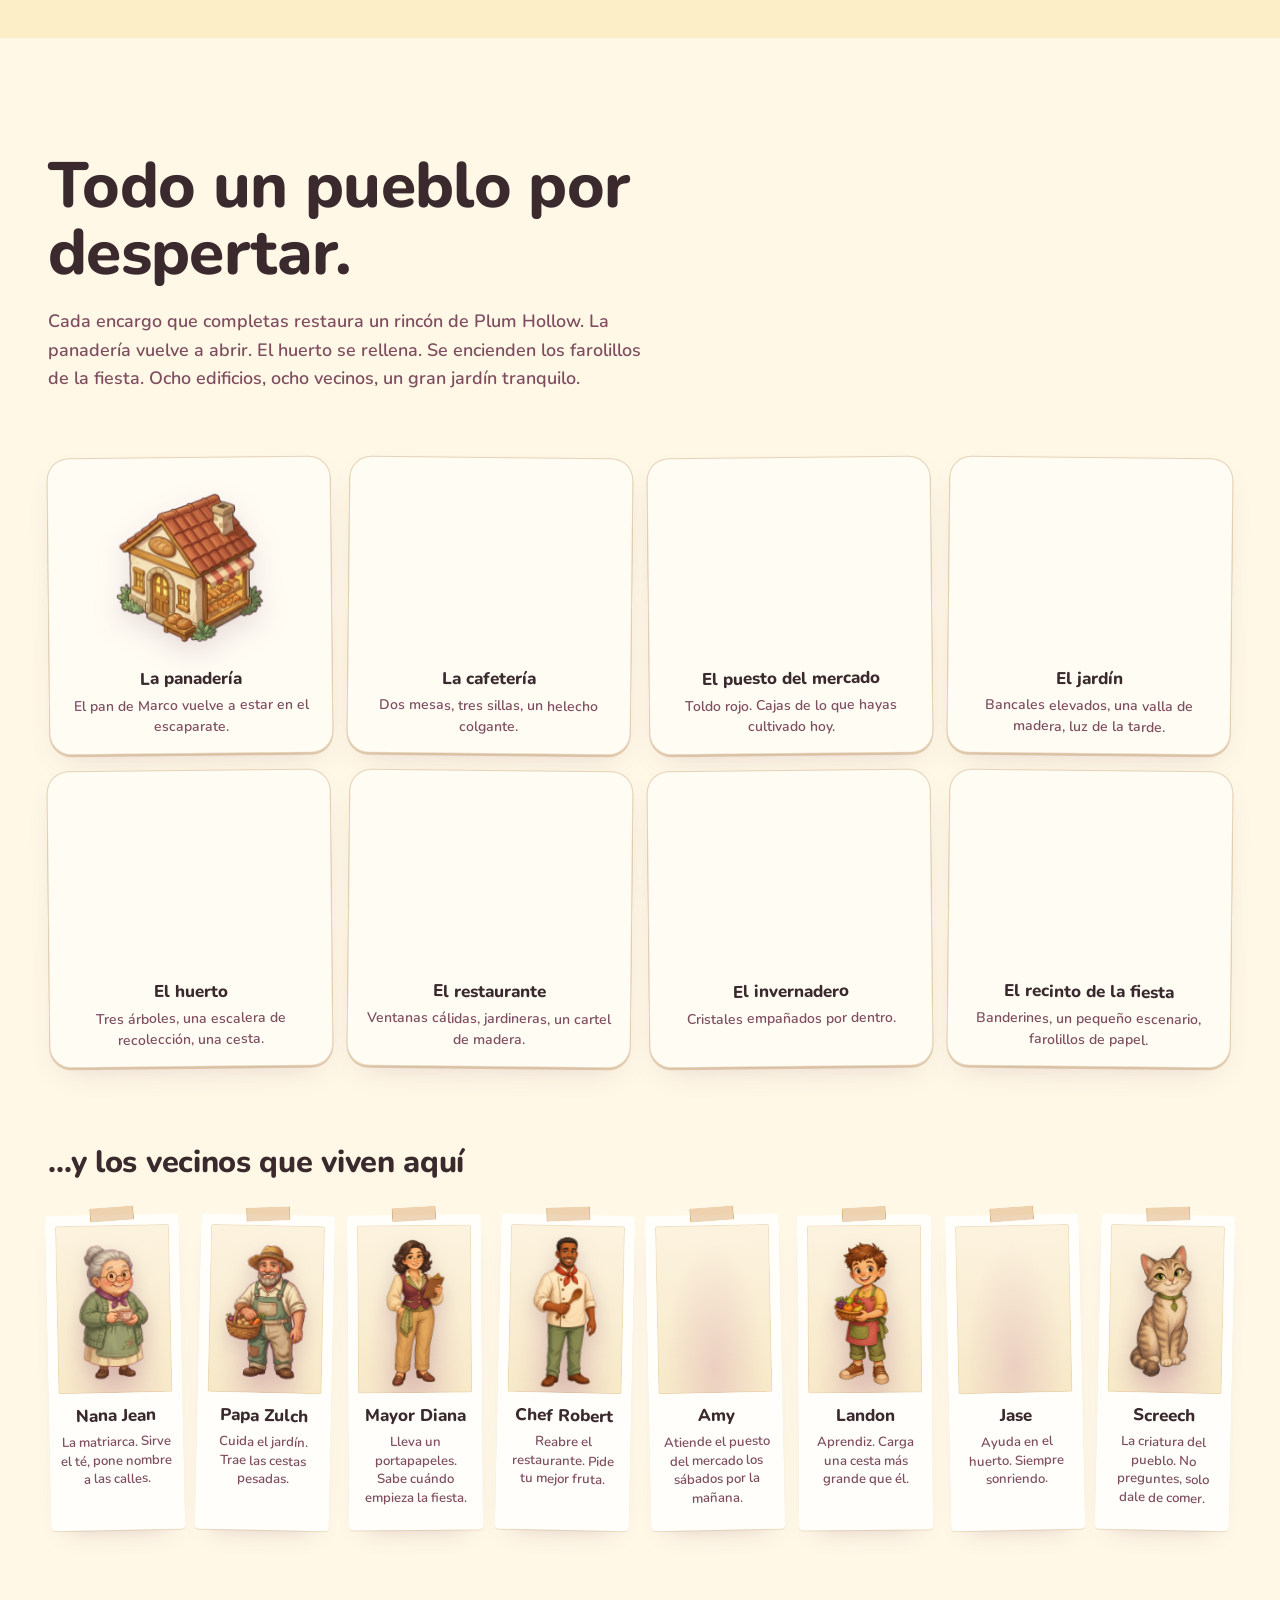
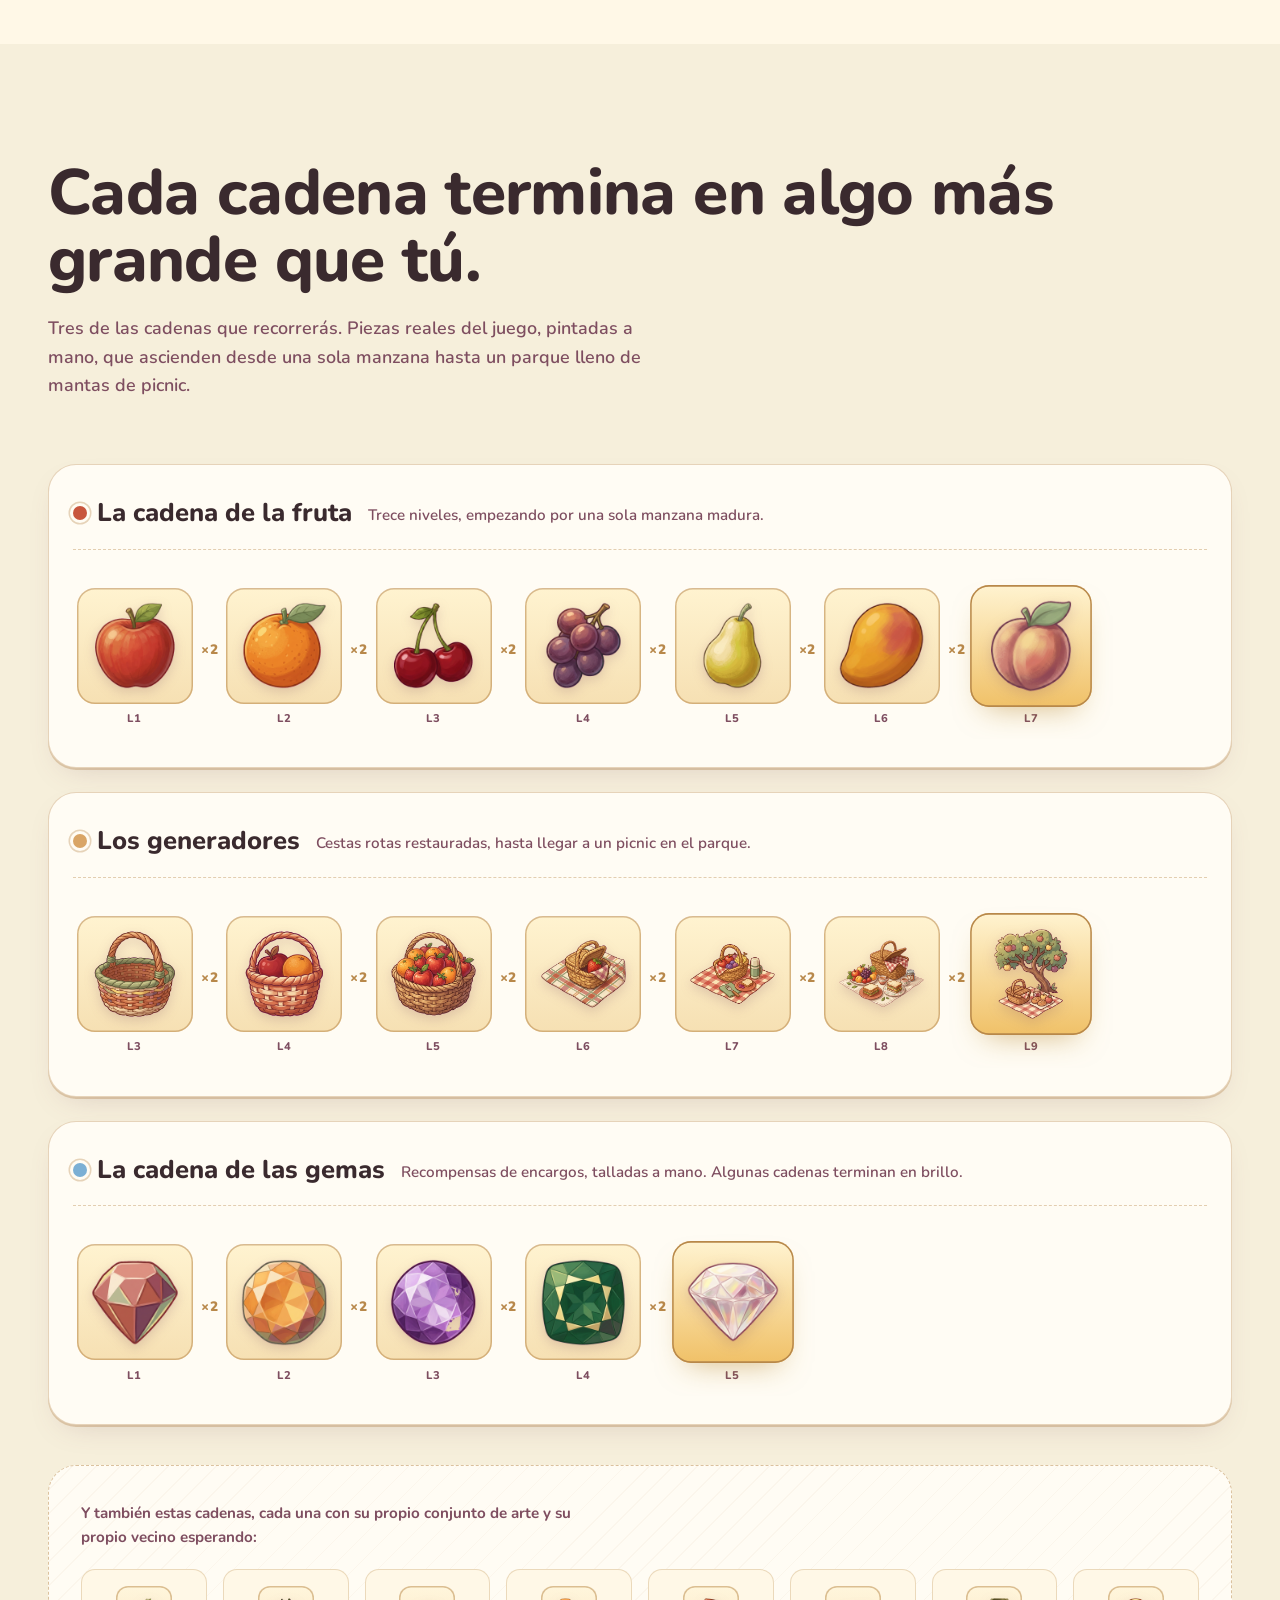
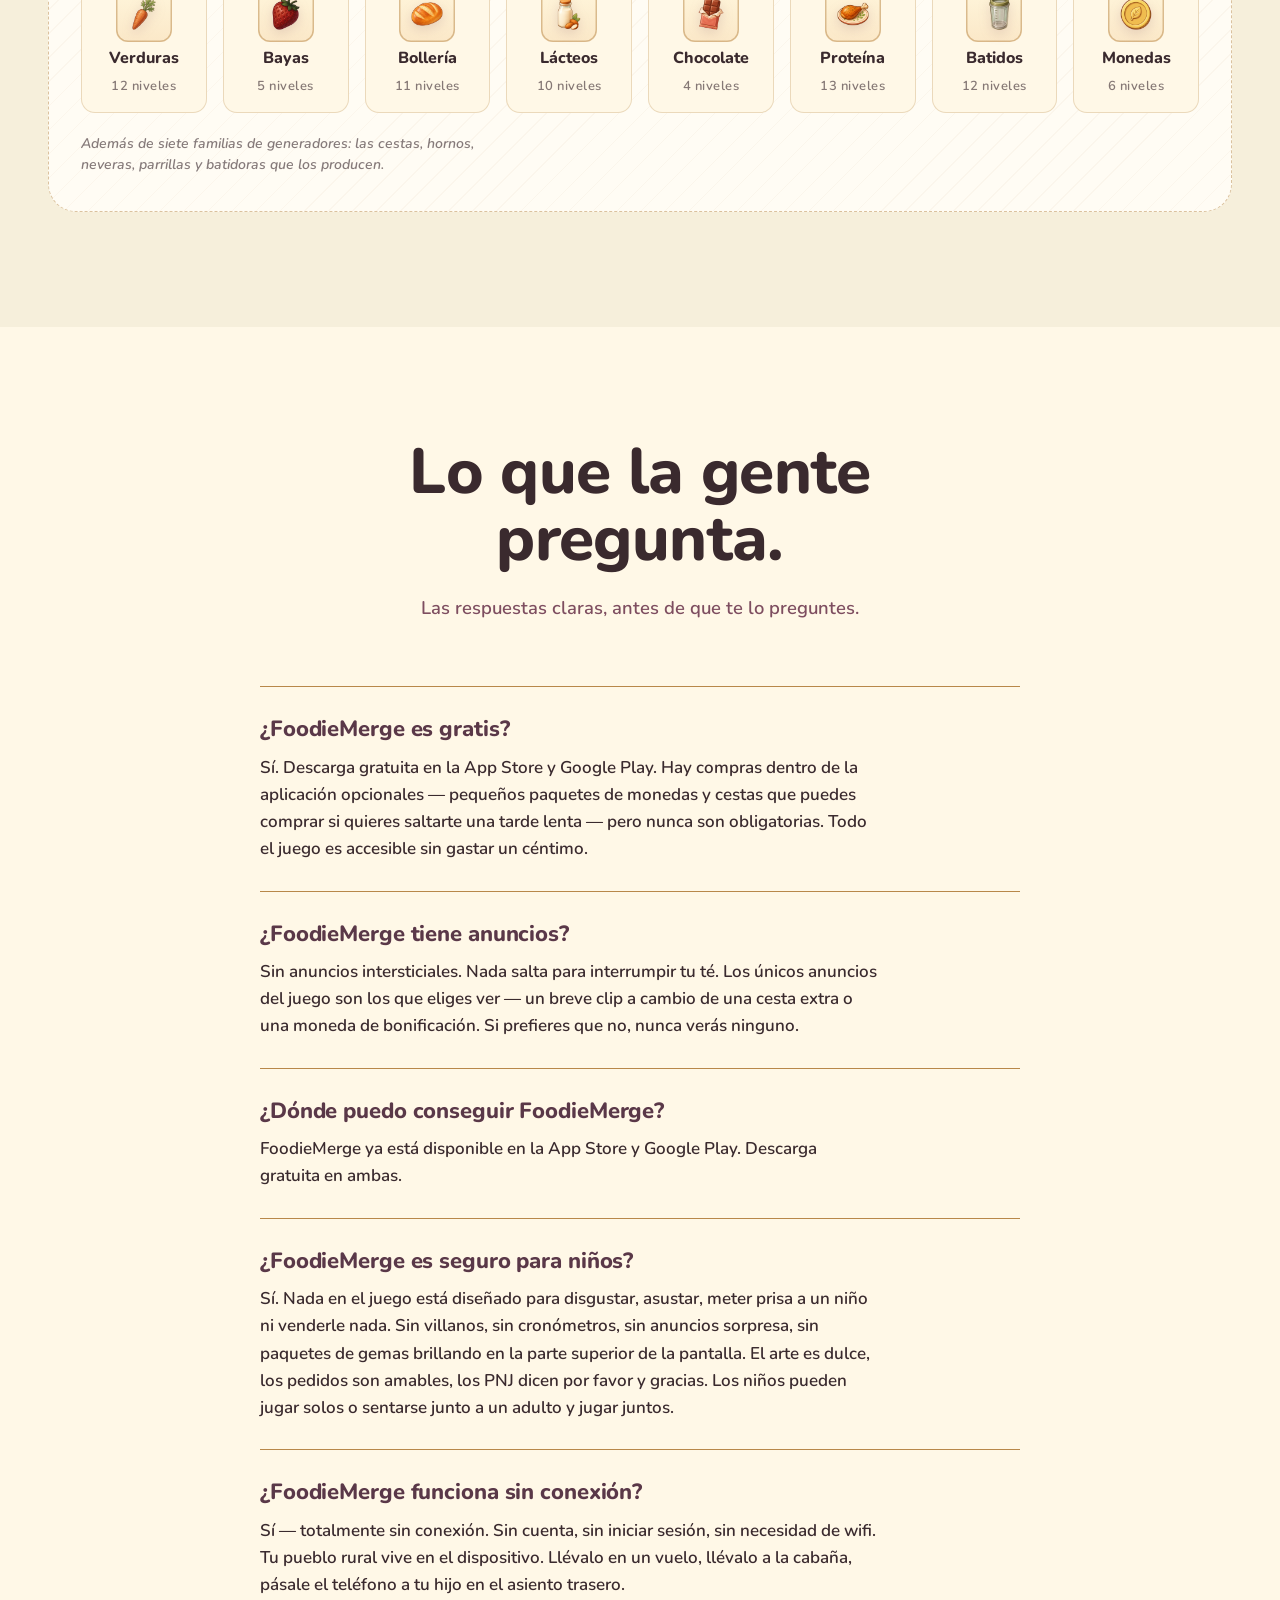
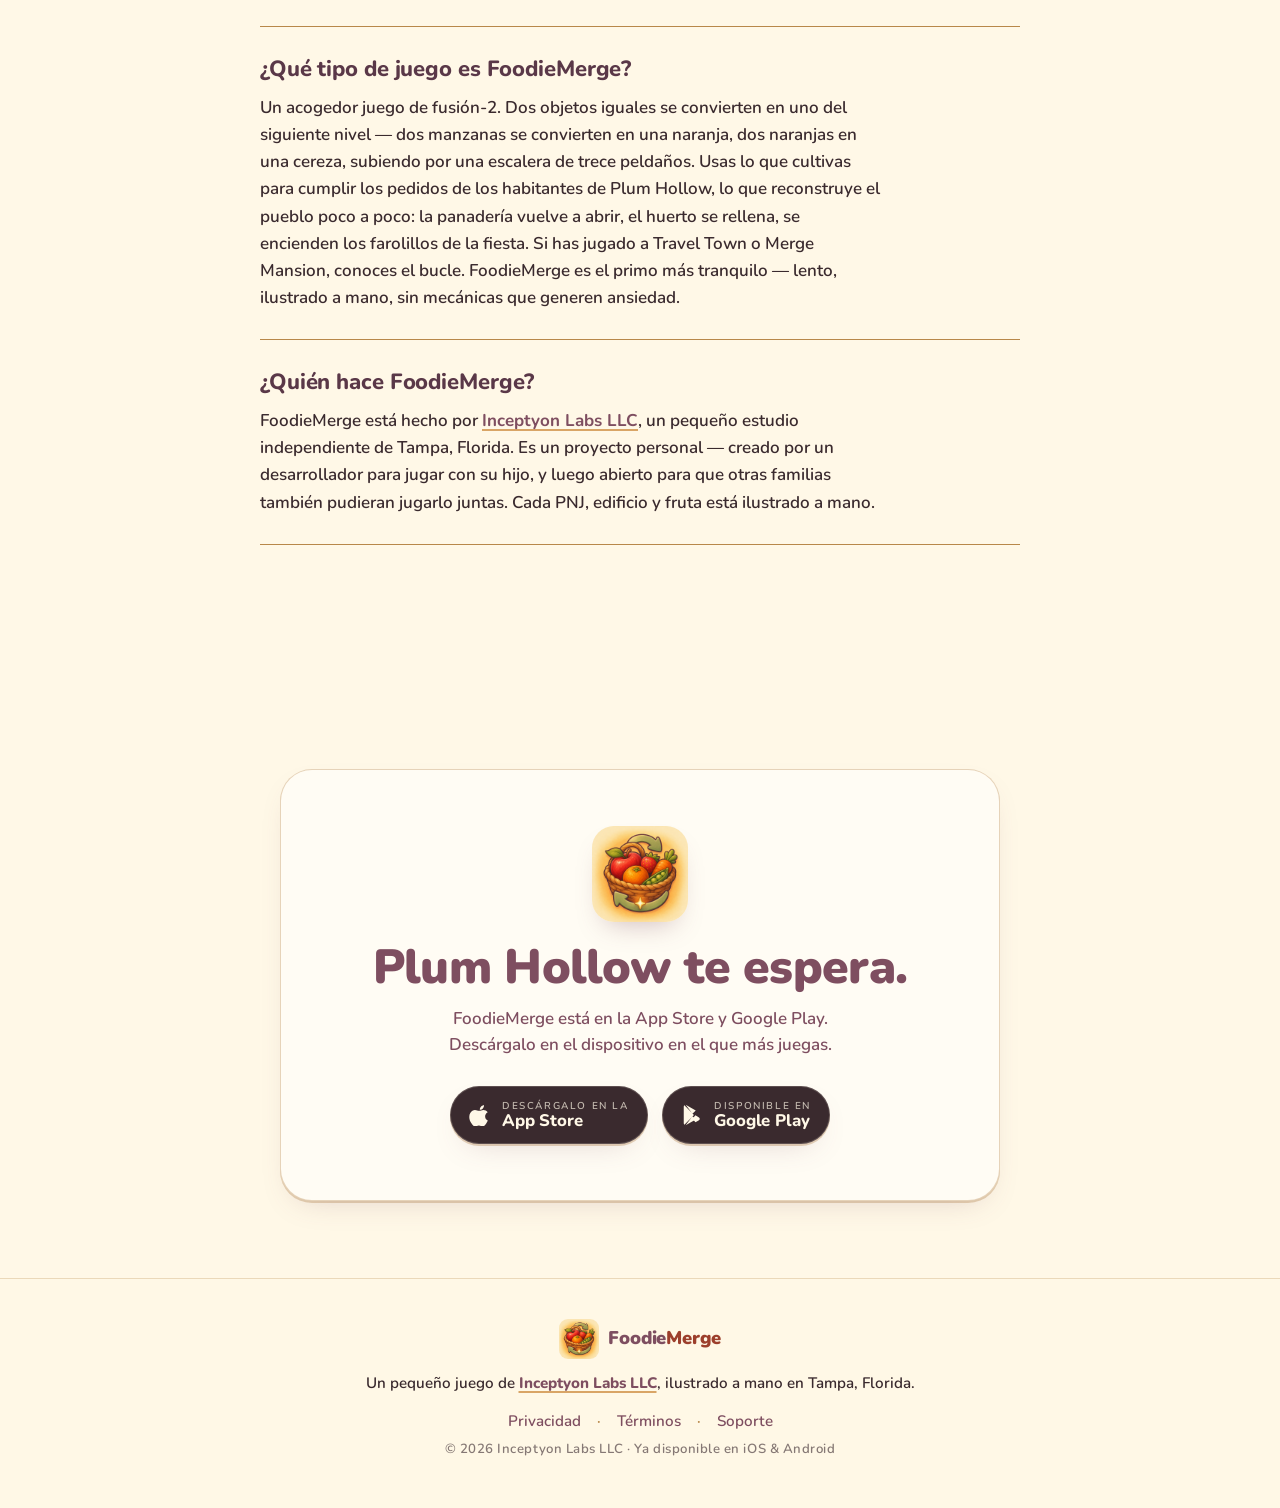
<file: es/index.html>
<!doctype html>
<html lang="es">
  <head>
    <meta charset="utf-8" />
    <meta name="viewport" content="width=device-width, initial-scale=1, viewport-fit=cover" />
    <meta name="theme-color" content="#FFF8E7" />
    <script>
      // First-visit language routing. Only ever redirects FROM the English root,
      // so there is no flash on localized pages and no redirect loop. A manual
      // choice in the switcher (stored as fm_lang) always wins, including "English".
      (function () {
        try {
          var path = location.pathname;
          if (path !== "/" && path !== "/index.html") return;
          var SUP = ["de", "ja", "ko", "fr", "es"];
          var want = null;
          try { want = localStorage.getItem("fm_lang"); } catch (e) {}
          if (!want) {
            var navs = navigator.languages || [navigator.language || "en"];
            for (var i = 0; i < navs.length; i++) {
              var l = (navs[i] || "").slice(0, 2).toLowerCase();
              if (l === "en") { want = "en"; break; }
              if (SUP.indexOf(l) > -1) { want = l; break; }
            }
          }
          if (want && want !== "en" && SUP.indexOf(want) > -1) location.replace("/" + want + "/");
        } catch (e) {}
      })();
    </script>
    <title>FoodieMerge · Un acogedor juego de fusión rural</title>
    <meta name="description" content="Un acogedor juego móvil de fusión-2 para iOS y Android de Inceptyon Labs. Hereda el somnoliento pueblo rural de Nana Jean, Plum Hollow, y reconstrúyelo fusión a fusión. Sin anuncios sorpresa, sin presión. Ya disponible en la App Store y Google Play." />
    <meta name="author" content="Inceptyon Labs LLC" />
    <link rel="canonical" href="https://foodiemerge.com/es/" />
    <link rel="alternate" hreflang="en" href="https://foodiemerge.com/" />
    <link rel="alternate" hreflang="de" href="https://foodiemerge.com/de/" />
    <link rel="alternate" hreflang="ja" href="https://foodiemerge.com/ja/" />
    <link rel="alternate" hreflang="ko" href="https://foodiemerge.com/ko/" />
    <link rel="alternate" hreflang="fr" href="https://foodiemerge.com/fr/" />
    <link rel="alternate" hreflang="es" href="https://foodiemerge.com/es/" />
    <link rel="alternate" hreflang="x-default" href="https://foodiemerge.com/" />
    <!-- Open Graph -->
    <meta property="og:type" content="website" />
    <meta property="og:url" content="https://foodiemerge.com/es/" />
    <meta property="og:site_name" content="FoodieMerge" />
    <meta property="og:locale" content="es_ES" />
    <meta property="og:title" content="FoodieMerge · Un acogedor juego de fusión rural" />
    <meta property="og:description" content="Un acogedor juego móvil de fusión-2 para iOS y Android. Hereda el somnoliento pueblo rural de Nana Jean y reconstrúyelo fusión a fusión. Ya disponible en la App Store y Google Play." />
    <meta property="og:image" content="https://foodiemerge.com/assets/og.png" />
    <meta property="og:image:width" content="1200" />
    <meta property="og:image:height" content="630" />
    <meta property="og:image:alt" content="El logotipo de FoodieMerge sobre un fondo crema cálido y soleado, con Nana Jean y frutas pintadas a mano" />

    <!-- Twitter -->
    <meta name="twitter:card" content="summary_large_image" />
    <meta name="twitter:title" content="FoodieMerge · Un acogedor juego de fusión rural" />
    <meta name="twitter:description" content="Un acogedor juego móvil de fusión-2 para iOS y Android. Hereda el somnoliento pueblo rural de Nana Jean y reconstrúyelo fusión a fusión. Ya disponible en la App Store y Google Play." />
    <meta name="twitter:image" content="https://foodiemerge.com/assets/og.png" />
    <meta name="twitter:image:alt" content="El logotipo de FoodieMerge sobre un fondo crema cálido y soleado, con Nana Jean y frutas pintadas a mano" />

    <link rel="icon" type="image/png" sizes="32x32" href="/assets/favicons/icon-32.png" />
    <link rel="icon" type="image/png" sizes="16x16" href="/assets/favicons/icon-16.png" />
    <link rel="icon" type="image/png" sizes="192x192" href="/assets/favicons/icon-192.png" />
    <link rel="icon" type="image/png" sizes="512x512" href="/assets/favicons/icon-512.png" />
    <link rel="apple-touch-icon" sizes="180x180" href="/assets/favicons/icon-180.png" />

    <link rel="preconnect" href="https://fonts.googleapis.com" />
    <link rel="preconnect" href="https://fonts.gstatic.com" crossorigin />
    <link
      href="https://fonts.googleapis.com/css2?family=Nunito:wght@500;600;700;800;900&display=swap"
      rel="stylesheet"
    />
    <link rel="stylesheet" href="/styles.css" />

    <!-- Structured data: VideoGame + Organization + WebSite -->
    <script type="application/ld+json">
      {
        "@context": "https://schema.org",
        "@graph": [
          {
            "@type": "VideoGame",
            "@id": "https://foodiemerge.com/#game",
            "name": "FoodieMerge",
            "alternateName": "Foodie Merge",
            "url": "https://foodiemerge.com/",
            "image": "https://foodiemerge.com/assets/ui/app_icon.png",
            "description": "Un acogedor juego móvil de fusión-2. Hereda el somnoliento pueblo rural de Nana Jean, Plum Hollow, y reconstrúyelo fusión a fusión. Sin anuncios sorpresa, sin villanos, sin mecánicas que generen ansiedad.",
            "genre": ["Cozy game", "Merge", "Casual", "Family"],
            "gamePlatform": ["iOS", "Android"],
            "applicationCategory": "GameApplication",
            "operatingSystem": ["iOS", "Android"],
            "contentRating": "Everyone",
            "inLanguage": "es",
            "publisher": { "@id": "https://foodiemerge.com/#publisher" },
            "author": { "@id": "https://foodiemerge.com/#publisher" },
            "datePublished": "2026-05-27",
            "releaseNotes": "Available on the App Store and Google Play."
          },
          {
            "@type": "Organization",
            "@id": "https://foodiemerge.com/#publisher",
            "name": "Inceptyon Labs LLC",
            "url": "https://inceptyon.com/",
            "logo": "https://foodiemerge.com/assets/ui/app_icon.png",
            "address": {
              "@type": "PostalAddress",
              "addressLocality": "Tampa",
              "addressRegion": "FL",
              "addressCountry": "US"
            }
          },
          {
            "@type": "WebSite",
            "@id": "https://foodiemerge.com/#site",
            "url": "https://foodiemerge.com/",
            "name": "FoodieMerge",
            "publisher": { "@id": "https://foodiemerge.com/#publisher" },
            "inLanguage": "es"
          },
          {
            "@type": "FAQPage",
            "@id": "https://foodiemerge.com/#faq",
            "mainEntity": [
                      {
                                "@type": "Question",
                                "name": "¿FoodieMerge es gratis?",
                                "acceptedAnswer": {
                                          "@type": "Answer",
                                          "text": "Sí. Descarga gratuita en la App Store y Google Play. Hay compras dentro de la aplicación opcionales — pequeños paquetes de monedas y cestas que puedes comprar si quieres saltarte una tarde lenta — pero nunca son obligatorias. Todo el juego es accesible sin gastar un céntimo."
                                }
                      },
                      {
                                "@type": "Question",
                                "name": "¿FoodieMerge tiene anuncios?",
                                "acceptedAnswer": {
                                          "@type": "Answer",
                                          "text": "Sin anuncios intersticiales. Nada salta para interrumpir tu té. Los únicos anuncios del juego son los que eliges ver — un breve clip a cambio de una cesta extra o una moneda de bonificación. Si prefieres que no, nunca verás ninguno."
                                }
                      },
                      {
                                "@type": "Question",
                                "name": "¿Dónde puedo conseguir FoodieMerge?",
                                "acceptedAnswer": {
                                          "@type": "Answer",
                                          "text": "FoodieMerge ya está disponible en la App Store y Google Play. Descarga gratuita en ambas."
                                }
                      },
                      {
                                "@type": "Question",
                                "name": "¿FoodieMerge es seguro para niños?",
                                "acceptedAnswer": {
                                          "@type": "Answer",
                                          "text": "Sí. Nada en el juego está diseñado para disgustar, asustar, meter prisa a un niño ni venderle nada. Sin villanos, sin cronómetros, sin anuncios sorpresa, sin paquetes de gemas brillando en la parte superior de la pantalla. El arte es dulce, los pedidos son amables, los PNJ dicen por favor y gracias. Los niños pueden jugar solos o sentarse junto a un adulto y jugar juntos."
                                }
                      },
                      {
                                "@type": "Question",
                                "name": "¿FoodieMerge funciona sin conexión?",
                                "acceptedAnswer": {
                                          "@type": "Answer",
                                          "text": "Sí — totalmente sin conexión. Sin cuenta, sin iniciar sesión, sin necesidad de wifi. Tu pueblo rural vive en el dispositivo. Llévalo en un vuelo, llévalo a la cabaña, pásale el teléfono a tu hijo en el asiento trasero."
                                }
                      },
                      {
                                "@type": "Question",
                                "name": "¿Qué tipo de juego es FoodieMerge?",
                                "acceptedAnswer": {
                                          "@type": "Answer",
                                          "text": "Un acogedor juego de fusión-2. Dos objetos iguales se convierten en uno del siguiente nivel — dos manzanas se convierten en una naranja, dos naranjas en una cereza, subiendo por una escalera de trece peldaños. Usas lo que cultivas para cumplir los pedidos de los habitantes de Plum Hollow, lo que reconstruye el pueblo poco a poco: la panadería vuelve a abrir, el huerto se rellena, se encienden los farolillos de la fiesta. Si has jugado a Travel Town o Merge Mansion, conoces el bucle. FoodieMerge es el primo más tranquilo — lento, ilustrado a mano, sin mecánicas que generen ansiedad."
                                }
                      },
                      {
                                "@type": "Question",
                                "name": "¿Quién hace FoodieMerge?",
                                "acceptedAnswer": {
                                          "@type": "Answer",
                                          "text": "FoodieMerge está hecho por Inceptyon Labs LLC, un pequeño estudio independiente de Tampa, Florida. Es un proyecto personal — creado por un desarrollador para jugar con su hijo, y luego abierto para que otras familias también pudieran jugarlo juntas. Cada PNJ, edificio y fruta está ilustrado a mano."
                                }
                      }
            ]
          }
        ]
      }
    </script>
  </head>

  <body>
    <a class="skip-link" href="#main">Saltar al contenido</a>

    <header class="topbar" aria-label="Site header">
      <a class="lockup" href="#top" aria-label="FoodieMerge home">
        <img decoding="async" loading="lazy"
          src="/assets/ui/app_icon.png"
          alt=""
          aria-hidden="true"
          class="lockup__icon"
          width="40"
          height="40"
        />
        <span class="lockup__text">
          <span class="lockup__foodie">Foodie</span><span class="lockup__merge">Merge</span>
        </span>
      </a>
      <nav class="topbar__nav" aria-label="Page sections">
        <a href="#cozy">Por qué acogedor</a>
        <a href="#play">Cómo se juega</a>
        <a href="#town">Plum Hollow</a>
        <a href="#chains">Cadenas</a>
        <a href="#faq">Preguntas</a>
      </nav>
      <div class="langswitch" role="group" aria-label="Idioma">
        <button class="langswitch__toggle" type="button" aria-haspopup="true" aria-expanded="false" aria-controls="langmenu">
          <svg viewBox="0 0 24 24" width="18" height="18" aria-hidden="true"><path fill="currentColor" d="M12 2a10 10 0 1 0 0 20 10 10 0 0 0 0-20Zm6.93 6h-2.95a15.7 15.7 0 0 0-1.38-3.56A8.03 8.03 0 0 1 18.93 8ZM12 4c.83 1.2 1.48 2.53 1.91 4h-3.82c.43-1.47 1.08-2.8 1.91-4ZM4.26 14a7.96 7.96 0 0 1 0-4h3.38a16.6 16.6 0 0 0 0 4H4.26Zm.81 2h2.95c.34 1.27.8 2.46 1.38 3.56A8.03 8.03 0 0 1 5.07 16Zm2.95-8H5.07a8.03 8.03 0 0 1 4.33-3.56A15.7 15.7 0 0 0 8.02 8ZM12 20c-.83-1.2-1.48-2.53-1.91-4h3.82c-.43 1.47-1.08 2.8-1.91 4Zm2.34-6H9.66a14.6 14.6 0 0 1 0-4h4.68a14.6 14.6 0 0 1 0 4Zm.32 5.56c.58-1.1 1.04-2.29 1.38-3.56h2.95a8.03 8.03 0 0 1-4.33 3.56ZM16.36 14a16.6 16.6 0 0 0 0-4h3.38a7.96 7.96 0 0 1 0 4h-3.38Z"/></svg>
          <span class="langswitch__current">Español</span>
        </button>
        <ul class="langswitch__menu" id="langmenu">
          <li><a href="https://foodiemerge.com/" data-lang="en" hreflang="en">English</a></li>
          <li><a href="https://foodiemerge.com/de/" data-lang="de" hreflang="de">Deutsch</a></li>
          <li><a href="https://foodiemerge.com/ja/" data-lang="ja" hreflang="ja">日本語</a></li>
          <li><a href="https://foodiemerge.com/ko/" data-lang="ko" hreflang="ko">한국어</a></li>
          <li><a href="https://foodiemerge.com/fr/" data-lang="fr" hreflang="fr">Français</a></li>
          <li><a href="https://foodiemerge.com/es/" data-lang="es" hreflang="es" aria-current="true">Español</a></li>
        </ul>
      </div>
    </header>

    <main id="main">
      <!-- HERO -->
      <section id="top" class="hero" aria-labelledby="hero-title">
        <div class="hero__inner">
          <div class="hero__copy">
            <p class="hero__kicker">Creé este juego para jugarlo con mi hijo.</p>
            <h1 id="hero-title" class="hero__title">
              <span class="hero__title-foodie">Foodie</span><wbr /><span class="hero__title-merge">Merge</span>
            </h1>
            <p class="hero__subtitle">
              Un acogedor juego móvil de fusión-2 · Ya disponible en iOS y Android
            </p>
            <p class="hero__tagline">
              Hereda el somnoliento pueblo rural de Nana Jean, <em>Plum&nbsp;Hollow</em>, y devuélvelo a la vida fusión a fusión. Sin cronómetros persiguiéndote. Sin villanos. Solo la siguiente fusión.
            </p>

            <div class="storefront" role="group" aria-label="Get FoodieMerge">
              <a class="store store--apple" href="https://apps.apple.com/app/foodiemerge/id6772793633" aria-label="Download FoodieMerge on the App Store">
                <svg viewBox="0 0 24 24" aria-hidden="true" width="22" height="22">
                  <path
                    fill="currentColor"
                    d="M16.365 1.43c.078 1.27-.428 2.51-1.226 3.392-.79.873-2.083 1.55-3.345 1.448-.094-1.243.514-2.531 1.293-3.357.85-.91 2.247-1.585 3.278-1.483zM20.5 17.9c-.557 1.293-.823 1.87-1.54 3.014-.997 1.585-2.4 3.56-4.143 3.574-1.546.014-1.944-.94-4.04-.927-2.094.013-2.534.94-4.08.926-1.745-.013-3.07-1.785-4.067-3.37C-.038 17.583-.36 12.74 1.404 9.83c1.255-2.073 3.234-3.292 5.094-3.292 1.892 0 3.08.945 4.643.945 1.516 0 2.44-.946 4.628-.946 1.654 0 3.41.882 4.654 2.405-4.092 2.215-3.426 8.013.077 8.957z"
                  />
                </svg>
                <span class="store__text">
                  <span class="store__small">Descárgalo en la</span>
                  <span class="store__big">App Store</span>
                </span>
              </a>

              <a class="store store--google" href="https://play.google.com/store/apps/details?id=com.inceptyonlabs.foodymerge" aria-label="Get FoodieMerge on Google Play">
                <svg viewBox="0 0 24 24" aria-hidden="true" width="22" height="22">
                  <path
                    fill="currentColor"
                    d="M3.7 1.4C3.3 1.7 3 2.3 3 3v18c0 .7.3 1.3.7 1.6l10.4-10.6L3.7 1.4zm12.1 11l3.8 2.2c1.1.6 1.1 2.4 0 3l-3.8 2.2-3.4-3.7 3.4-3.7zM5.1.7l11 6.3-3.6 3.6L5.1.7zm0 22.6l7.4-9.9 3.6 3.6-11 6.3z"
                  />
                </svg>
                <span class="store__text">
                  <span class="store__small">Disponible en</span>
                  <span class="store__big">Google Play</span>
                </span>
              </a>
            </div>

            <a class="hero__peek" href="#play">
              Mira cómo se siente una fusión
              <span class="hero__peek-arrow" aria-hidden="true">↓</span>
            </a>

            <p class="hero__sig" aria-label="Made in Tampa">
              Ilustrado a mano en Tampa por <span class="hero__sig-strong">Inceptyon Labs</span>
            </p>
          </div>

          <figure class="hero__art" aria-labelledby="hero-art-cap">
            <div class="hero__art-stage">
              <span class="hero__floor" aria-hidden="true"></span>
              <img decoding="async"
                class="hero__nana"
                src="/assets/npcs/nana_jean.png"
                alt="Nana Jean, la matriarca de Plum Hollow, sosteniendo una taza de té con un cárdigan verde salvia"
                width="540"
                height="800"
                loading="eager"
                fetchpriority="high"
              />
              <img decoding="async"
                class="hero__prop hero__prop--basket"
                src="/assets/items/large_fruit_basket.png"
                alt=""
                aria-hidden="true"
                width="200"
                height="200"
                loading="eager"
              />
              <img decoding="async"
                class="hero__prop hero__prop--screech"
                src="/assets/npcs/screech.png"
                alt=""
                aria-hidden="true"
                width="160"
                height="220"
                loading="eager"
              />
            </div>
            <figcaption id="hero-art-cap" class="hero__cap">
              Nana Jean, la matriarca de Plum Hollow
            </figcaption>
          </figure>
        </div>

        <div class="board-strip" aria-hidden="true"></div>
      </section>

      <!-- COZY PITCH -->
      <section id="cozy" class="cozy" aria-labelledby="cozy-title">
        <div class="cozy__quote">
          <h2 id="cozy-title" class="cozy__title">
            El mundo esperará a que termines tu té.
          </h2>
          <p class="cozy__lede">
            Pensado para que padres e hijos jueguen juntos en el sofá. El tablero es finito. Las fusiones son para siempre.
          </p>
        </div>

        <ol class="pillars">
          <li class="pillar pillar--time">
            <div class="pillar__sigil">
              <img decoding="async" loading="lazy" src="/assets/ui/icon_schedule.png" alt="" aria-hidden="true" width="64" height="64" />
            </div>
            <div class="pillar__body">
              <h3 class="pillar__head">Sin cronómetros persiguiéndote</h3>
              <p>
                Los generadores tienen una reserva de cargas. Toca con libertad mientras queden cargas; cuando se agotan, la cesta tarda un par de horas en recargarse. Si te olvidas del juego durante una semana, simplemente espera.
              </p>
            </div>
          </li>

          <li class="pillar pillar--money">
            <div class="pillar__sigil">
              <img decoding="async" loading="lazy" src="/assets/items/gold_coin.png" alt="" aria-hidden="true" width="64" height="64" />
              <img decoding="async" loading="lazy" class="pillar__sigil-back" src="/assets/items/ruby.png" alt="" aria-hidden="true" width="48" height="48" />
            </div>
            <div class="pillar__body">
              <h3 class="pillar__head">Generoso, pero con límites</h3>
              <p>
                Muchas monedas, muchos cofres, muchas recompensas gratis. El tablero tiene 63 casillas. Fusionas para hacer espacio, no para perseguir una clasificación. Gastar dinero real nunca es el objetivo.
              </p>
            </div>
          </li>

          <li class="pillar pillar--together">
            <div class="pillar__sigil pillar__sigil--stack">
              <img decoding="async" loading="lazy" class="pillar__sigil-portrait" src="/assets/npcs/landon.png" alt="" aria-hidden="true" width="64" height="96" />
              <img decoding="async" loading="lazy" class="pillar__sigil-portrait pillar__sigil-portrait--back" src="/assets/npcs/nana_jean.png" alt="" aria-hidden="true" width="64" height="96" />
            </div>
            <div class="pillar__body">
              <h3 class="pillar__head">Reconstrúyelo en familia</h3>
              <p>
                El arte es dulce, los pedidos son amables, los PNJ dicen por favor y gracias. Nada de esto está diseñado para meterte prisa, empujarte ni venderle nada a tu hijo.
              </p>
            </div>
          </li>
        </ol>
      </section>

      <!-- HOW IT PLAYS -->
      <section id="play" class="play" aria-labelledby="play-title">
        <div class="play__intro">
          <div class="play__intro-copy">
            <h2 id="play-title" class="section-title">
              Dos manzanas se convierten en una&nbsp;naranja.
            </h2>
            <p class="play__lede">
              El puro bucle de fusión-2: dos objetos idénticos se convierten en uno del siguiente nivel. Apila una cadena lo bastante alto y la cesta misma se vuelve un picnic, luego un parque, luego la fiesta. Todo lo que cultivas alimenta al pueblo.
            </p>
          </div>

          <figure class="play__shot" aria-labelledby="play-shot-cap">
            <div class="play__shot-frame">
              <img decoding="async"
                src="/assets/screenshots/board_es.png"
                alt="Un tablero de FoodieMerge ya avanzada la partida: una cuadrícula de siete columnas llena de fruta, verduras y generadores, un encargo de los habitantes a la derecha, y monedas y gemas en el monedero arriba."
                width="540"
                height="1174"
                loading="lazy"
              />
            </div>
            <figcaption id="play-shot-cap" class="play__shot-cap">
              Un tablero real, muy avanzada la partida.
            </figcaption>
          </figure>
        </div>

        <div class="loop" role="region" aria-label="The merge loop, demonstrated">
          <ol class="loop__track" id="loopTrack">
            <li class="loop__step is-active" data-step="0">
              <div class="loop__label">1. Toca un generador</div>
              <div class="loop__stage loop__stage--tap">
                <div class="loop__tile loop__tile--gen">
                  <img decoding="async" loading="lazy" src="/assets/items/fruit_basket.png" alt="Una cesta de fruta de mimbre" width="128" height="128" />
                  <span class="loop__pulse" aria-hidden="true"></span>
                  <span class="loop__tap-mark" aria-hidden="true"></span>
                </div>
                <div class="loop__tile loop__tile--drop">
                  <img decoding="async" loading="lazy" src="/assets/items/apple.png" alt="Una manzana roja" width="96" height="96" />
                </div>
              </div>
            </li>

            <li class="loop__step" data-step="1">
              <div class="loop__label">2. Arrastra para fusionar</div>
              <div class="loop__stage loop__stage--merge">
                <div class="loop__tile loop__tile--source">
                  <img height="96" width="96" decoding="async" loading="lazy" src="/assets/items/apple.png" alt="" aria-hidden="true" class="loop__merge-source" />
                </div>
                <div class="loop__tile loop__tile--target">
                  <img height="96" width="96" decoding="async" loading="lazy" src="/assets/items/apple.png" alt="" aria-hidden="true" class="loop__merge-target-apple" />
                  <img height="96" width="96" decoding="async" loading="lazy" src="/assets/items/orange.png" alt="Una naranja" class="loop__merge-target-orange" />
                  <span class="loop__sparkle" aria-hidden="true"></span>
                </div>
              </div>
            </li>

            <li class="loop__step" data-step="2">
              <div class="loop__label">3. Sube por la cadena</div>
              <div class="loop__stage loop__stage--chain">
                <img height="96" width="96" decoding="async" loading="lazy" src="/assets/items/orange.png" alt="" aria-hidden="true" class="loop__chain-item loop__chain-item--sm" />
                <span aria-hidden="true">→</span>
                <img height="96" width="96" decoding="async" loading="lazy" src="/assets/items/grape.png" alt="" aria-hidden="true" class="loop__chain-item loop__chain-item--md" />
                <span aria-hidden="true">→</span>
                <img height="96" width="96" decoding="async" loading="lazy" src="/assets/items/peach.png" alt="" aria-hidden="true" class="loop__chain-item loop__chain-item--lg" />
              </div>
            </li>

            <li class="loop__step" data-step="3">
              <div class="loop__label">4. Cumple el pedido</div>
              <div class="loop__stage loop__stage--deliver">
                <div class="loop__bubble">
                  <img decoding="async" loading="lazy" src="/assets/items/large_fruit_basket.png" alt="" aria-hidden="true" width="32" height="32" />
                  <span>Entregado</span>
                </div>
                <img decoding="async" loading="lazy" class="loop__deliver-item" src="/assets/items/large_fruit_basket.png" alt="" aria-hidden="true" width="92" height="92" />
                <img decoding="async" loading="lazy" class="loop__deliver-target" src="/assets/npcs/chef_robert.png" alt="El chef Robert sosteniendo una cuchara de madera" width="120" height="180" />
                <div class="loop__reward" aria-hidden="true">
                  <img decoding="async" loading="lazy" src="/assets/items/gold_coin.png" alt="" width="28" height="28" />
                  <span>+ 240</span>
                </div>
              </div>
            </li>
          </ol>

          <div class="loop__controls">
            <button class="loop__dot" type="button" data-go="0" aria-label="Paso 1: toca un generador">
              <span></span>
            </button>
            <button class="loop__dot" type="button" data-go="1" aria-label="Paso 2: arrastra para fusionar">
              <span></span>
            </button>
            <button class="loop__dot" type="button" data-go="2" aria-label="Paso 3: sube por la cadena">
              <span></span>
            </button>
            <button class="loop__dot" type="button" data-go="3" aria-label="Paso 4: cumple el pedido">
              <span></span>
            </button>
          </div>
        </div>
      </section>

      <!-- PLUM HOLLOW -->
      <section id="town" class="town" aria-labelledby="town-title">
        <div class="town__intro">
          <h2 id="town-title" class="section-title">Todo un pueblo por despertar.</h2>
          <p class="town__lede">
            Cada encargo que completas restaura un rincón de Plum Hollow. La panadería vuelve a abrir. El huerto se rellena. Se encienden los farolillos de la fiesta. Ocho edificios, ocho vecinos, un gran jardín tranquilo.
          </p>
        </div>

        <ul class="town__map" aria-label="Buildings of Plum Hollow">
          <li class="town__plot" data-plot="bakery">
            <img decoding="async" loading="lazy" src="/assets/buildings/bakery.png" alt="" aria-hidden="true" width="180" height="180" />
            <div class="town__plot-label">
              <h3>La panadería</h3>
              <p>El pan de Marco vuelve a estar en el escaparate.</p>
            </div>
          </li>
          <li class="town__plot" data-plot="cafe">
            <img decoding="async" loading="lazy" src="/assets/buildings/cafe.png" alt="" aria-hidden="true" width="180" height="180" />
            <div class="town__plot-label">
              <h3>La cafetería</h3>
              <p>Dos mesas, tres sillas, un helecho colgante.</p>
            </div>
          </li>
          <li class="town__plot" data-plot="market">
            <img decoding="async" loading="lazy" src="/assets/buildings/market_stall.png" alt="" aria-hidden="true" width="180" height="180" />
            <div class="town__plot-label">
              <h3>El puesto del mercado</h3>
              <p>Toldo rojo. Cajas de lo que hayas cultivado hoy.</p>
            </div>
          </li>
          <li class="town__plot" data-plot="garden">
            <img decoding="async" loading="lazy" src="/assets/buildings/garden.png" alt="" aria-hidden="true" width="180" height="180" />
            <div class="town__plot-label">
              <h3>El jardín</h3>
              <p>Bancales elevados, una valla de madera, luz de la tarde.</p>
            </div>
          </li>
          <li class="town__plot" data-plot="orchard">
            <img decoding="async" loading="lazy" src="/assets/buildings/orchard.png" alt="" aria-hidden="true" width="180" height="180" />
            <div class="town__plot-label">
              <h3>El huerto</h3>
              <p>Tres árboles, una escalera de recolección, una cesta.</p>
            </div>
          </li>
          <li class="town__plot" data-plot="restaurant">
            <img decoding="async" loading="lazy" src="/assets/buildings/restaurant.png" alt="" aria-hidden="true" width="180" height="180" />
            <div class="town__plot-label">
              <h3>El restaurante</h3>
              <p>Ventanas cálidas, jardineras, un cartel de madera.</p>
            </div>
          </li>
          <li class="town__plot" data-plot="greenhouse">
            <img decoding="async" loading="lazy" src="/assets/buildings/greenhouse.png" alt="" aria-hidden="true" width="180" height="180" />
            <div class="town__plot-label">
              <h3>El invernadero</h3>
              <p>Cristales empañados por dentro.</p>
            </div>
          </li>
          <li class="town__plot" data-plot="festival">
            <img decoding="async" loading="lazy" src="/assets/buildings/festival_grounds.png" alt="" aria-hidden="true" width="180" height="180" />
            <div class="town__plot-label">
              <h3>El recinto de la fiesta</h3>
              <p>Banderines, un pequeño escenario, farolillos de papel.</p>
            </div>
          </li>
        </ul>

        <h3 class="town__cast-title">…y los vecinos que viven aquí</h3>
        <ul class="cast" aria-label="The townsfolk">
          <li class="cast__card">
            <div class="cast__portrait"><img decoding="async" loading="lazy" src="/assets/npcs/nana_jean.png" alt="Nana Jean con un cárdigan verde salvia, sosteniendo una taza de té" width="140" height="200" /></div>
            <h4>Nana Jean</h4>
            <p>La matriarca. Sirve el té, pone nombre a las calles.</p>
          </li>
          <li class="cast__card">
            <div class="cast__portrait"><img decoding="async" loading="lazy" src="/assets/npcs/papa_zulch.png" alt="Papa Zulch en peto y sombrero de paja, sosteniendo una cesta de verduras" width="140" height="200" /></div>
            <h4>Papa Zulch</h4>
            <p>Cuida el jardín. Trae las cestas pesadas.</p>
          </li>
          <li class="cast__card">
            <div class="cast__portrait"><img decoding="async" loading="lazy" src="/assets/npcs/mayor_diana.png" alt="La alcaldesa Diana con chaleco ciruela y pantalón beige, sosteniendo un portapapeles" width="140" height="200" /></div>
            <h4>Mayor Diana</h4>
            <p>Lleva un portapapeles. Sabe cuándo empieza la fiesta.</p>
          </li>
          <li class="cast__card">
            <div class="cast__portrait"><img decoding="async" loading="lazy" src="/assets/npcs/chef_robert.png" alt="El chef Robert con chaquetilla blanca y pañuelo rojo, sosteniendo una cuchara de madera" width="140" height="200" /></div>
            <h4>Chef Robert</h4>
            <p>Reabre el restaurante. Pide tu mejor fruta.</p>
          </li>
          <li class="cast__card">
            <div class="cast__portrait"><img decoding="async" loading="lazy" src="/assets/npcs/amy.png" alt="Amy, una joven vecina alegre" width="140" height="200" /></div>
            <h4>Amy</h4>
            <p>Atiende el puesto del mercado los sábados por la mañana.</p>
          </li>
          <li class="cast__card">
            <div class="cast__portrait"><img decoding="async" loading="lazy" src="/assets/npcs/landon.png" alt="Landon, un niño con delantal sosteniendo una cesta de fruta" width="140" height="200" /></div>
            <h4>Landon</h4>
            <p>Aprendiz. Carga una cesta más grande que él.</p>
          </li>
          <li class="cast__card">
            <div class="cast__portrait"><img decoding="async" loading="lazy" src="/assets/npcs/jase.png" alt="Jase, un joven peón agrícola simpático" width="140" height="200" /></div>
            <h4>Jase</h4>
            <p>Ayuda en el huerto. Siempre sonriendo.</p>
          </li>
          <li class="cast__card">
            <div class="cast__portrait"><img decoding="async" loading="lazy" src="/assets/npcs/screech.png" alt="Screech, el animal del pueblo" width="140" height="200" /></div>
            <h4>Screech</h4>
            <p>La criatura del pueblo. No preguntes, solo dale de comer.</p>
          </li>
        </ul>
      </section>

      <!-- CHAINS -->
      <section id="chains" class="chains" aria-labelledby="chains-title">
        <div class="chains__intro">
          <h2 id="chains-title" class="section-title">
            Cada cadena termina en algo más grande que&nbsp;tú.
          </h2>
          <p class="chains__lede">
            Tres de las cadenas que recorrerás. Piezas reales del juego, pintadas a mano, que ascienden desde una sola manzana hasta un parque lleno de mantas de picnic.
          </p>
        </div>

        <article class="chain" aria-labelledby="chain-fruit">
          <header class="chain__head">
            <h3 id="chain-fruit"><span class="chain__dot" style="background:var(--terracotta)"></span> La cadena de la fruta</h3>
            <p>Trece niveles, empezando por una sola manzana madura.</p>
          </header>
          <ol class="chain__rung">
            <li>
              <div class="chain__tile chain__tile--xs"><img decoding="async" loading="lazy" src="/assets/items/apple.png" alt="Manzana" width="56" height="56" /></div>
              <span class="chain__level">L1</span>
            </li>
            <li class="chain__arrow" aria-hidden="true">×2</li>
            <li>
              <div class="chain__tile chain__tile--sm"><img decoding="async" loading="lazy" src="/assets/items/orange.png" alt="Naranja" width="64" height="64" /></div>
              <span class="chain__level">L2</span>
            </li>
            <li class="chain__arrow" aria-hidden="true">×2</li>
            <li>
              <div class="chain__tile chain__tile--md"><img decoding="async" loading="lazy" src="/assets/items/cherry.png" alt="Cerezas" width="80" height="80" /></div>
              <span class="chain__level">L3</span>
            </li>
            <li class="chain__arrow" aria-hidden="true">×2</li>
            <li>
              <div class="chain__tile chain__tile--md"><img decoding="async" loading="lazy" src="/assets/items/grape.png" alt="Uvas" width="80" height="80" /></div>
              <span class="chain__level">L4</span>
            </li>
            <li class="chain__arrow" aria-hidden="true">×2</li>
            <li>
              <div class="chain__tile chain__tile--lg"><img decoding="async" loading="lazy" src="/assets/items/pear.png" alt="Pera" width="96" height="96" /></div>
              <span class="chain__level">L5</span>
            </li>
            <li class="chain__arrow" aria-hidden="true">×2</li>
            <li>
              <div class="chain__tile chain__tile--lg"><img decoding="async" loading="lazy" src="/assets/items/mango.png" alt="Mango" width="96" height="96" /></div>
              <span class="chain__level">L6</span>
            </li>
            <li class="chain__arrow" aria-hidden="true">×2</li>
            <li>
              <div class="chain__tile chain__tile--lg chain__tile--peak"><img decoding="async" loading="lazy" src="/assets/items/peach.png" alt="Melocotón" width="104" height="104" /></div>
              <span class="chain__level">L7</span>
            </li>
          </ol>
        </article>

        <article class="chain" aria-labelledby="chain-gen">
          <header class="chain__head">
            <h3 id="chain-gen"><span class="chain__dot" style="background:var(--honey)"></span> Los generadores</h3>
            <p>Cestas rotas restauradas, hasta llegar a un picnic en el parque.</p>
          </header>
          <ol class="chain__rung">
            <li>
              <div class="chain__tile chain__tile--sm"><img decoding="async" loading="lazy" src="/assets/items/large_fruitless_basket.png" alt="Cesta de mimbre vacía" width="72" height="72" /></div>
              <span class="chain__level">L3</span>
            </li>
            <li class="chain__arrow" aria-hidden="true">×2</li>
            <li>
              <div class="chain__tile chain__tile--md"><img decoding="async" loading="lazy" src="/assets/items/fruit_basket.png" alt="Cesta de fruta con una manzana y una naranja" width="88" height="88" /></div>
              <span class="chain__level">L4</span>
            </li>
            <li class="chain__arrow" aria-hidden="true">×2</li>
            <li>
              <div class="chain__tile chain__tile--md"><img decoding="async" loading="lazy" src="/assets/items/large_fruit_basket.png" alt="Gran cesta de fruta rebosante" width="96" height="96" /></div>
              <span class="chain__level">L5</span>
            </li>
            <li class="chain__arrow" aria-hidden="true">×2</li>
            <li>
              <div class="chain__tile chain__tile--lg"><img decoding="async" loading="lazy" src="/assets/items/small_picnic.png" alt="Picnic pequeño" width="104" height="104" /></div>
              <span class="chain__level">L6</span>
            </li>
            <li class="chain__arrow" aria-hidden="true">×2</li>
            <li>
              <div class="chain__tile chain__tile--lg"><img decoding="async" loading="lazy" src="/assets/items/medium_picnic.png" alt="Picnic mediano" width="112" height="112" /></div>
              <span class="chain__level">L7</span>
            </li>
            <li class="chain__arrow" aria-hidden="true">×2</li>
            <li>
              <div class="chain__tile chain__tile--lg"><img decoding="async" loading="lazy" src="/assets/items/large_picnic.png" alt="Picnic grande" width="120" height="120" /></div>
              <span class="chain__level">L8</span>
            </li>
            <li class="chain__arrow" aria-hidden="true">×2</li>
            <li>
              <div class="chain__tile chain__tile--lg chain__tile--peak"><img decoding="async" loading="lazy" src="/assets/items/picnic_park.png" alt="Parque de picnic" width="128" height="128" /></div>
              <span class="chain__level">L9</span>
            </li>
          </ol>
        </article>

        <article class="chain" aria-labelledby="chain-gem">
          <header class="chain__head">
            <h3 id="chain-gem"><span class="chain__dot" style="background:var(--gem)"></span> La cadena de las gemas</h3>
            <p>Recompensas de encargos, talladas a mano. Algunas cadenas terminan en brillo.</p>
          </header>
          <ol class="chain__rung">
            <li>
              <div class="chain__tile chain__tile--sm"><img decoding="async" loading="lazy" src="/assets/items/ruby.png" alt="Rubí" width="72" height="72" /></div>
              <span class="chain__level">L1</span>
            </li>
            <li class="chain__arrow" aria-hidden="true">×2</li>
            <li>
              <div class="chain__tile chain__tile--md"><img decoding="async" loading="lazy" src="/assets/items/topaz.png" alt="Topacio" width="80" height="80" /></div>
              <span class="chain__level">L2</span>
            </li>
            <li class="chain__arrow" aria-hidden="true">×2</li>
            <li>
              <div class="chain__tile chain__tile--md"><img decoding="async" loading="lazy" src="/assets/items/amethyst.png" alt="Amatista" width="88" height="88" /></div>
              <span class="chain__level">L3</span>
            </li>
            <li class="chain__arrow" aria-hidden="true">×2</li>
            <li>
              <div class="chain__tile chain__tile--lg"><img decoding="async" loading="lazy" src="/assets/items/emerald.png" alt="Esmeralda" width="96" height="96" /></div>
              <span class="chain__level">L4</span>
            </li>
            <li class="chain__arrow" aria-hidden="true">×2</li>
            <li>
              <div class="chain__tile chain__tile--lg chain__tile--peak"><img decoding="async" loading="lazy" src="/assets/items/diamond.png" alt="Diamante" width="104" height="104" /></div>
              <span class="chain__level">L5</span>
            </li>
          </ol>
        </article>

        <aside class="chains__more" aria-labelledby="chains-more-title">
          <p id="chains-more-title" class="chains__more-label">
            Y también estas cadenas, cada una con su propio conjunto de arte y su propio vecino esperando:
          </p>
          <ul class="chains__more-list">
            <li>
              <div class="chains__more-chip"><img height="96" width="96" decoding="async" loading="lazy" src="/assets/items/carrot.png" alt="Zanahoria" /></div>
              <strong>Verduras</strong>
              <span>12 niveles</span>
            </li>
            <li>
              <div class="chains__more-chip"><img height="96" width="96" decoding="async" loading="lazy" src="/assets/items/strawberry.png" alt="Fresa" /></div>
              <strong>Bayas</strong>
              <span>5 niveles</span>
            </li>
            <li>
              <div class="chains__more-chip"><img height="96" width="96" decoding="async" loading="lazy" src="/assets/items/bread.png" alt="Pan" /></div>
              <strong>Bollería</strong>
              <span>11 niveles</span>
            </li>
            <li>
              <div class="chains__more-chip"><img height="96" width="96" decoding="async" loading="lazy" src="/assets/items/almond_milk.png" alt="Leche" /></div>
              <strong>Lácteos</strong>
              <span>10 niveles</span>
            </li>
            <li>
              <div class="chains__more-chip"><img height="96" width="96" decoding="async" loading="lazy" src="/assets/items/chocolate_bar.png" alt="Tableta de chocolate" /></div>
              <strong>Chocolate</strong>
              <span>4 niveles</span>
            </li>
            <li>
              <div class="chains__more-chip"><img height="96" width="96" decoding="async" loading="lazy" src="/assets/items/chicken_leg.png" alt="Muslo de pollo" /></div>
              <strong>Proteína</strong>
              <span>13 niveles</span>
            </li>
            <li>
              <div class="chains__more-chip"><img height="96" width="96" decoding="async" loading="lazy" src="/assets/items/blender_cup.png" alt="Vaso de batidora" /></div>
              <strong>Batidos</strong>
              <span>12 niveles</span>
            </li>
            <li>
              <div class="chains__more-chip"><img height="96" width="96" decoding="async" loading="lazy" src="/assets/items/gold_coin.png" alt="Moneda" /></div>
              <strong>Monedas</strong>
              <span>6 niveles</span>
            </li>
          </ul>
          <p class="chains__more-foot">
            Además de siete familias de generadores: las cestas, hornos, neveras, parrillas y batidoras que los producen.
          </p>
        </aside>
      </section>

      <!-- FAQ -->
      <section id="faq" class="faq" aria-labelledby="faq-title">
        <div class="faq__intro">
          <h2 id="faq-title" class="section-title">Lo que la gente pregunta.</h2>
          <p class="faq__lede">
            Las respuestas claras, antes de que te lo preguntes.
          </p>
        </div>

        <dl class="faq__list">
          <div class="faq__item">
            <dt class="faq__q">¿FoodieMerge es gratis?</dt>
            <dd class="faq__a">
              Sí. Descarga gratuita en la App Store y Google Play. Hay compras dentro de la aplicación opcionales &mdash; pequeños paquetes de monedas y cestas que puedes comprar si quieres saltarte una tarde lenta &mdash; pero nunca son obligatorias. Todo el juego es accesible sin gastar un céntimo.
            </dd>
          </div>

          <div class="faq__item">
            <dt class="faq__q">¿FoodieMerge tiene anuncios?</dt>
            <dd class="faq__a">
              Sin anuncios intersticiales. Nada salta para interrumpir tu té. Los únicos anuncios del juego son los que eliges ver &mdash; un breve clip a cambio de una cesta extra o una moneda de bonificación. Si prefieres que no, nunca verás ninguno.
            </dd>
          </div>

          <div class="faq__item">
            <dt class="faq__q">¿Dónde puedo conseguir FoodieMerge?</dt>
            <dd class="faq__a">
              FoodieMerge ya está disponible en la App Store y Google Play. Descarga gratuita en ambas.
            </dd>
          </div>

          <div class="faq__item">
            <dt class="faq__q">¿FoodieMerge es seguro para niños?</dt>
            <dd class="faq__a">
              Sí. Nada en el juego está diseñado para disgustar, asustar, meter prisa a un niño ni venderle nada. Sin villanos, sin cronómetros, sin anuncios sorpresa, sin paquetes de gemas brillando en la parte superior de la pantalla. El arte es dulce, los pedidos son amables, los PNJ dicen por favor y gracias. Los niños pueden jugar solos o sentarse junto a un adulto y jugar juntos.
            </dd>
          </div>

          <div class="faq__item">
            <dt class="faq__q">¿FoodieMerge funciona sin conexión?</dt>
            <dd class="faq__a">
              Sí &mdash; totalmente sin conexión. Sin cuenta, sin iniciar sesión, sin necesidad de wifi. Tu pueblo rural vive en el dispositivo. Llévalo en un vuelo, llévalo a la cabaña, pásale el teléfono a tu hijo en el asiento trasero.
            </dd>
          </div>

          <div class="faq__item">
            <dt class="faq__q">¿Qué tipo de juego es FoodieMerge?</dt>
            <dd class="faq__a">
              Un acogedor juego de fusión-2. Dos objetos iguales se convierten en uno del siguiente nivel &mdash; dos manzanas se convierten en una naranja, dos naranjas en una cereza, subiendo por una escalera de trece peldaños. Usas lo que cultivas para cumplir los pedidos de los habitantes de Plum Hollow, lo que reconstruye el pueblo poco a poco: la panadería vuelve a abrir, el huerto se rellena, se encienden los farolillos de la fiesta. Si has jugado a Travel Town o Merge Mansion, conoces el bucle. FoodieMerge es el primo más tranquilo &mdash; lento, ilustrado a mano, sin mecánicas que generen ansiedad.
            </dd>
          </div>

          <div class="faq__item">
            <dt class="faq__q">¿Quién hace FoodieMerge?</dt>
            <dd class="faq__a">
              FoodieMerge está hecho por <a href="https://inceptyon.com/" rel="noopener"><strong>Inceptyon Labs LLC</strong></a>, un pequeño estudio independiente de Tampa, Florida. Es un proyecto personal &mdash; creado por un desarrollador para jugar con su hijo, y luego abierto para que otras familias también pudieran jugarlo juntas. Cada PNJ, edificio y fruta está ilustrado a mano.
            </dd>
          </div>
        </dl>
      </section>

      <!-- CLOSING -->
      <section class="closing" aria-labelledby="closing-title">
        <div class="closing__plate">
          <img decoding="async" loading="lazy" src="/assets/ui/app_icon.png" alt="" aria-hidden="true" width="120" height="120" class="closing__icon" />
          <h2 id="closing-title" class="closing__title">
            Plum Hollow te espera.
          </h2>
          <p class="closing__copy">
            FoodieMerge está en la App Store y Google Play. Descárgalo en el dispositivo en el que más juegas.
          </p>
          <div class="storefront storefront--closing" role="group" aria-label="Get FoodieMerge on iOS or Android">
            <a class="store store--apple" href="https://apps.apple.com/app/foodiemerge/id6772793633" aria-label="Download FoodieMerge on the App Store">
              <svg viewBox="0 0 24 24" aria-hidden="true" width="22" height="22">
                <path
                  fill="currentColor"
                  d="M16.365 1.43c.078 1.27-.428 2.51-1.226 3.392-.79.873-2.083 1.55-3.345 1.448-.094-1.243.514-2.531 1.293-3.357.85-.91 2.247-1.585 3.278-1.483zM20.5 17.9c-.557 1.293-.823 1.87-1.54 3.014-.997 1.585-2.4 3.56-4.143 3.574-1.546.014-1.944-.94-4.04-.927-2.094.013-2.534.94-4.08.926-1.745-.013-3.07-1.785-4.067-3.37C-.038 17.583-.36 12.74 1.404 9.83c1.255-2.073 3.234-3.292 5.094-3.292 1.892 0 3.08.945 4.643.945 1.516 0 2.44-.946 4.628-.946 1.654 0 3.41.882 4.654 2.405-4.092 2.215-3.426 8.013.077 8.957z"
                />
              </svg>
              <span class="store__text">
                <span class="store__small">Descárgalo en la</span>
                <span class="store__big">App Store</span>
              </span>
            </a>
            <a class="store store--google" href="https://play.google.com/store/apps/details?id=com.inceptyonlabs.foodymerge" aria-label="Get FoodieMerge on Google Play">
              <svg viewBox="0 0 24 24" aria-hidden="true" width="22" height="22">
                <path
                  fill="currentColor"
                  d="M3.7 1.4C3.3 1.7 3 2.3 3 3v18c0 .7.3 1.3.7 1.6l10.4-10.6L3.7 1.4zm12.1 11l3.8 2.2c1.1.6 1.1 2.4 0 3l-3.8 2.2-3.4-3.7 3.4-3.7zM5.1.7l11 6.3-3.6 3.6L5.1.7zm0 22.6l7.4-9.9 3.6 3.6-11 6.3z"
                />
              </svg>
              <span class="store__text">
                <span class="store__small">Disponible en</span>
                <span class="store__big">Google Play</span>
              </span>
            </a>
          </div>
        </div>
      </section>
    </main>

    <footer class="footer" aria-label="Site footer">
      <div class="footer__inner">
        <div class="footer__lockup">
          <img decoding="async" loading="lazy" src="/assets/ui/app_icon.png" alt="" aria-hidden="true" width="40" height="40" />
          <span class="lockup__text">
            <span class="lockup__foodie">Foodie</span><span class="lockup__merge">Merge</span>
          </span>
        </div>
        <p class="footer__line">
          Un pequeño juego de <a href="https://inceptyon.com/" rel="noopener"><strong>Inceptyon Labs LLC</strong></a>, ilustrado a mano en Tampa, Florida.
        </p>
        <nav class="footer__legal" aria-label="Legal">
          <a href="/privacy/">Privacidad</a>
          <span aria-hidden="true">·</span>
          <a href="/terms/">Términos</a>
          <span aria-hidden="true">·</span>
          <a href="/support/">Soporte</a>
        </nav>
        <p class="footer__meta">© 2026 Inceptyon Labs LLC · Ya disponible en iOS &amp; Android</p>
      </div>
    </footer>

    <script src="/main.js" defer></script>
  </body>
</html>
</file>
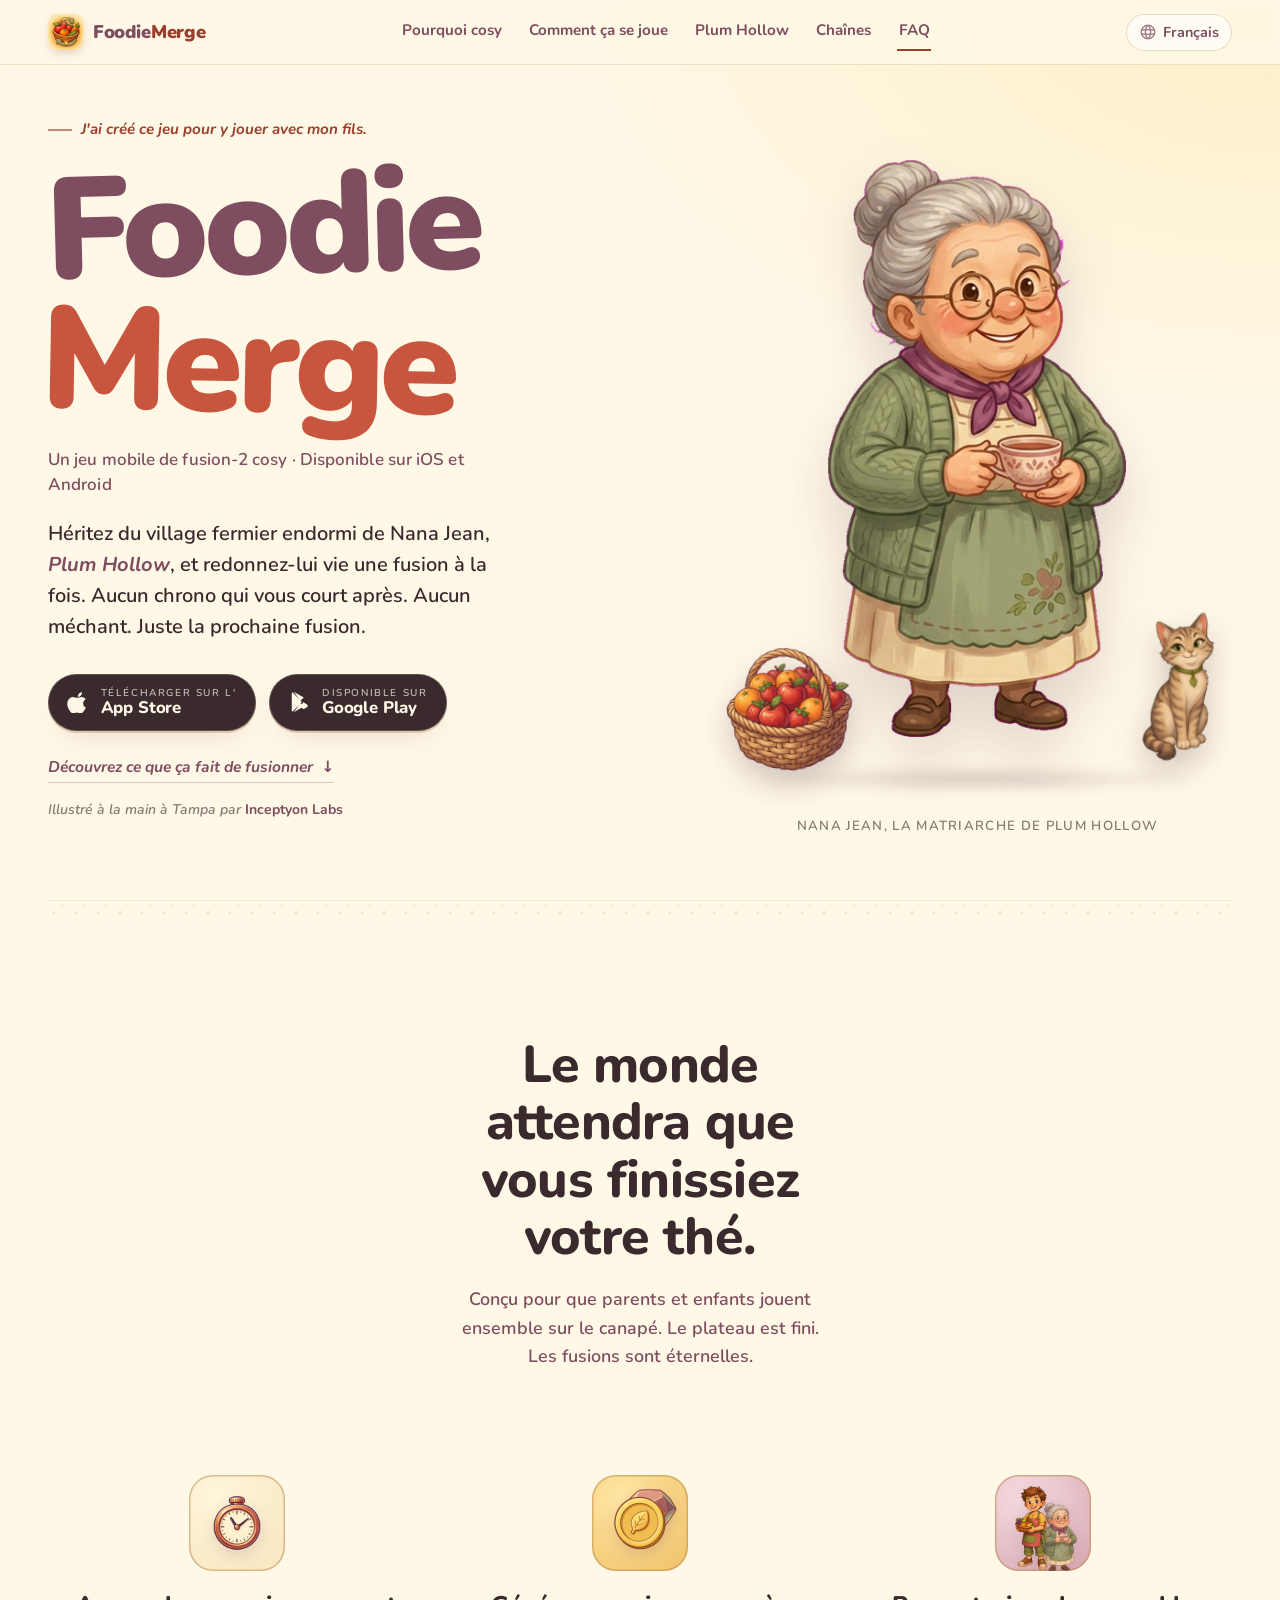
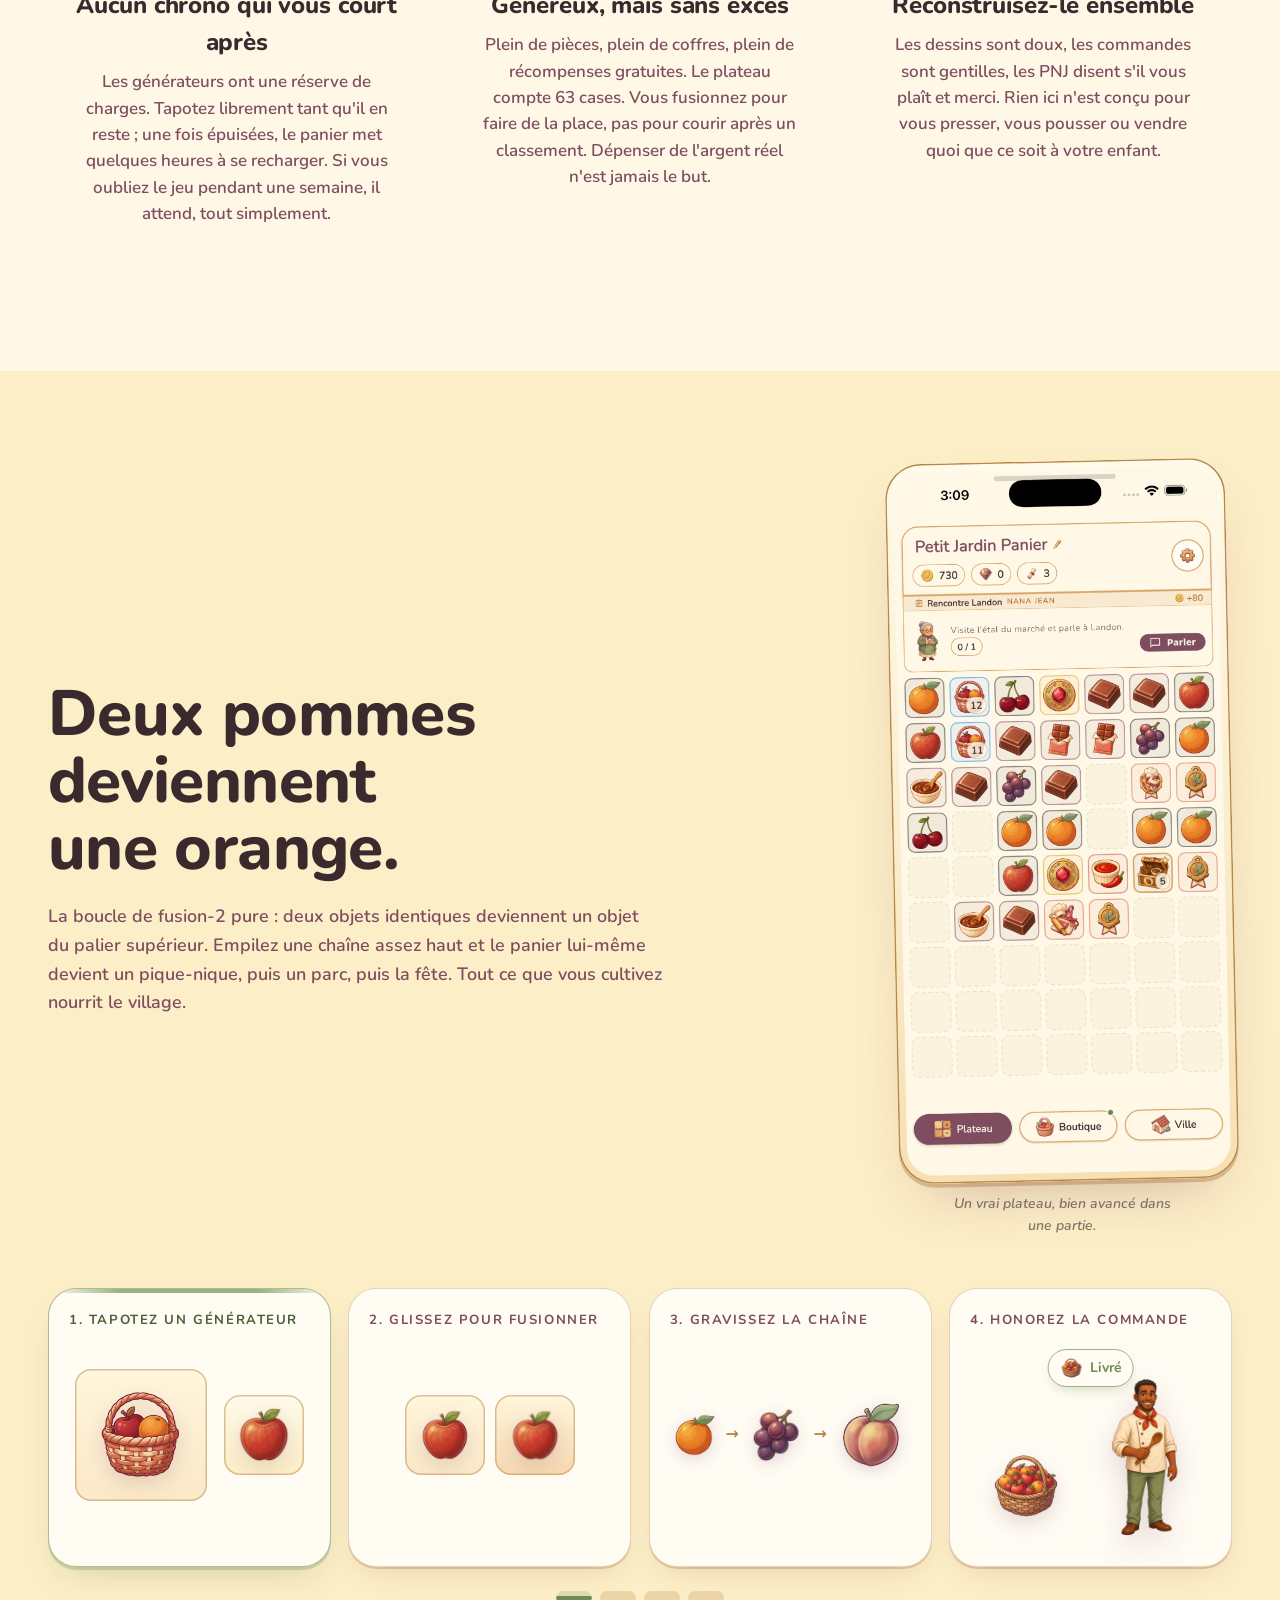
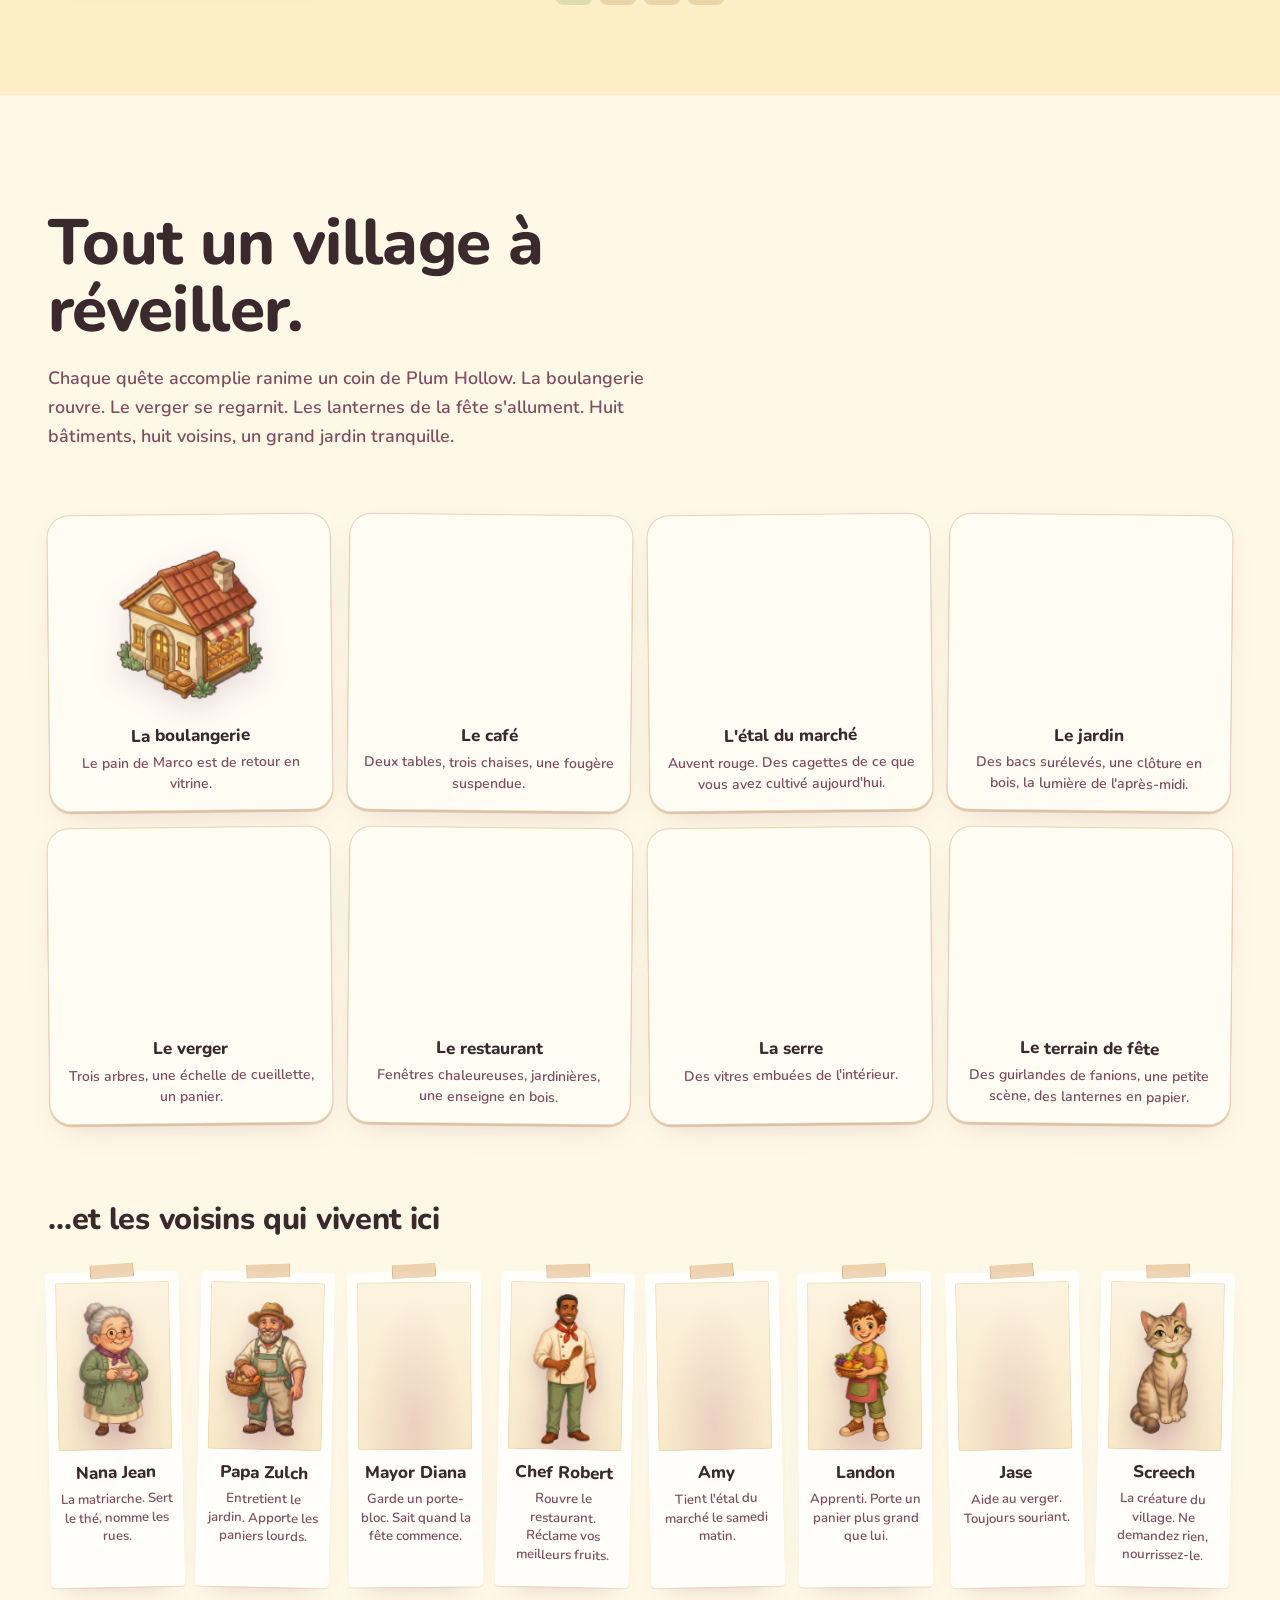
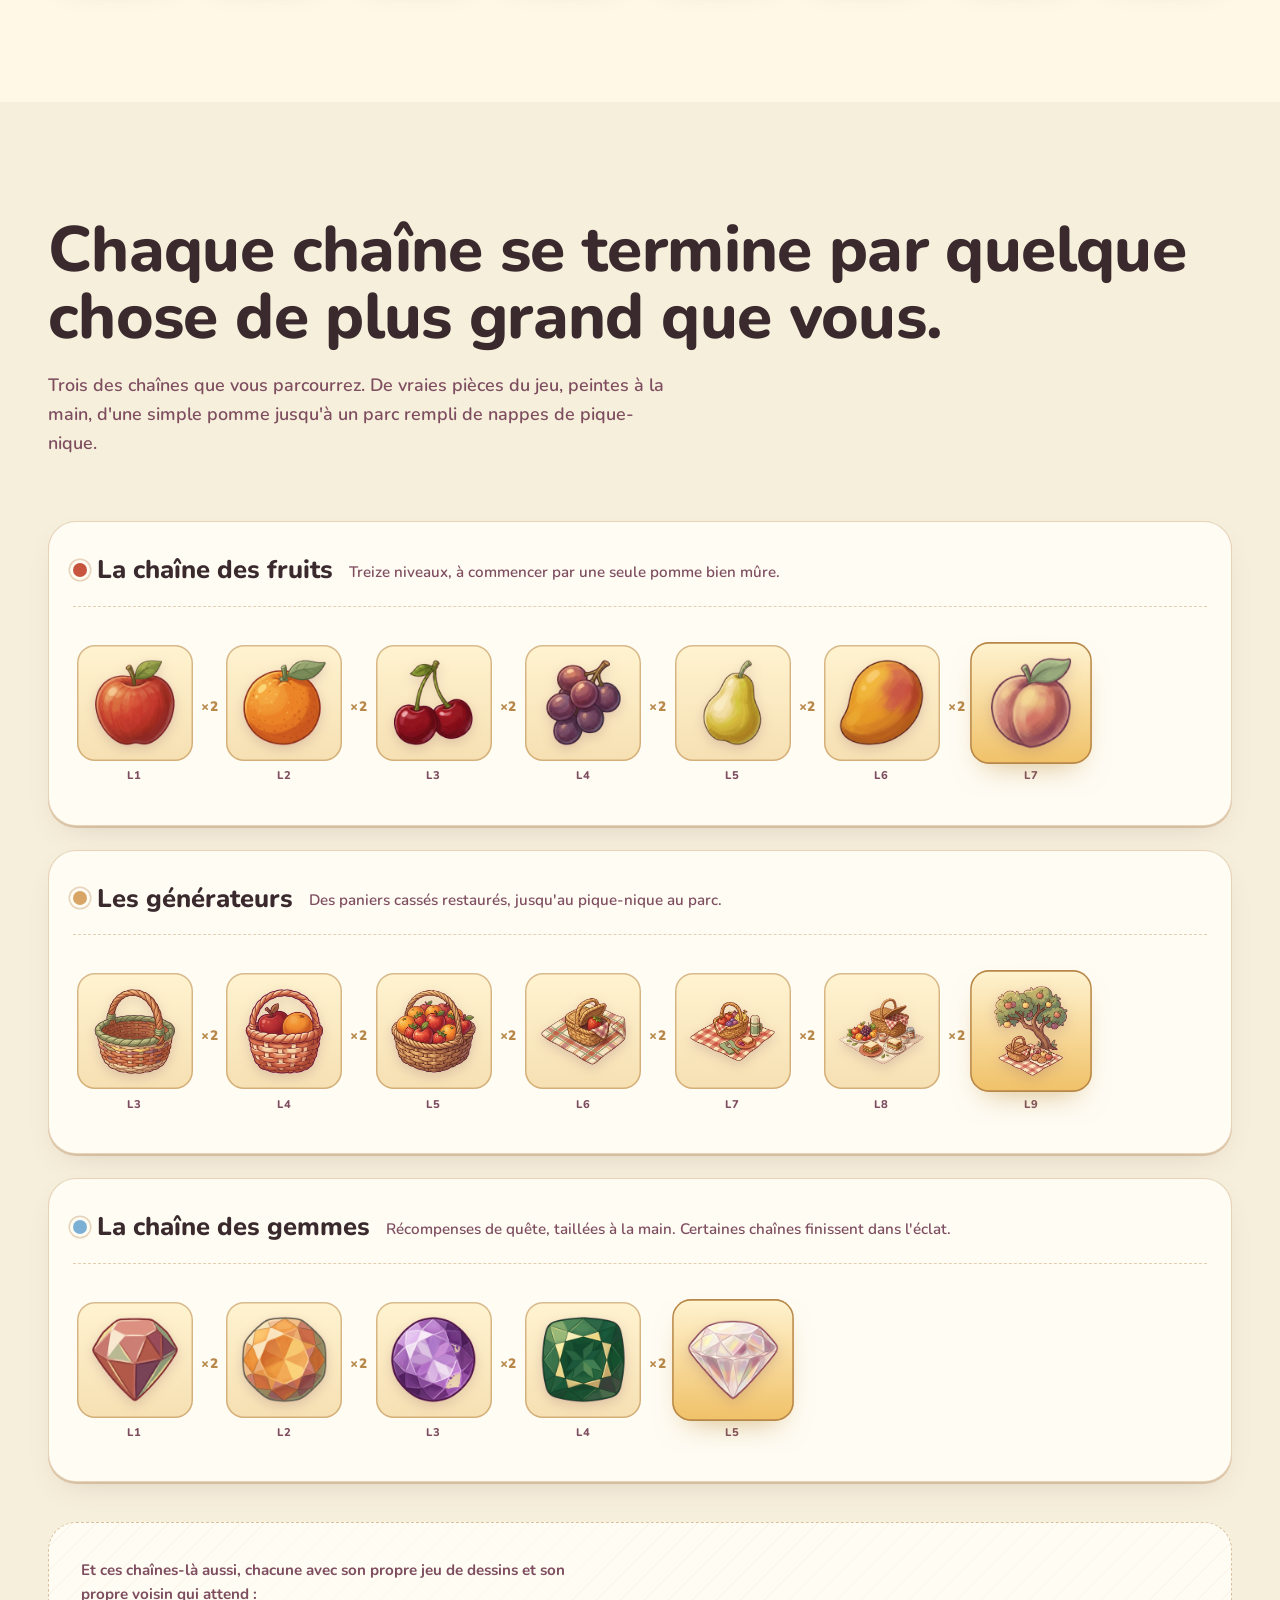
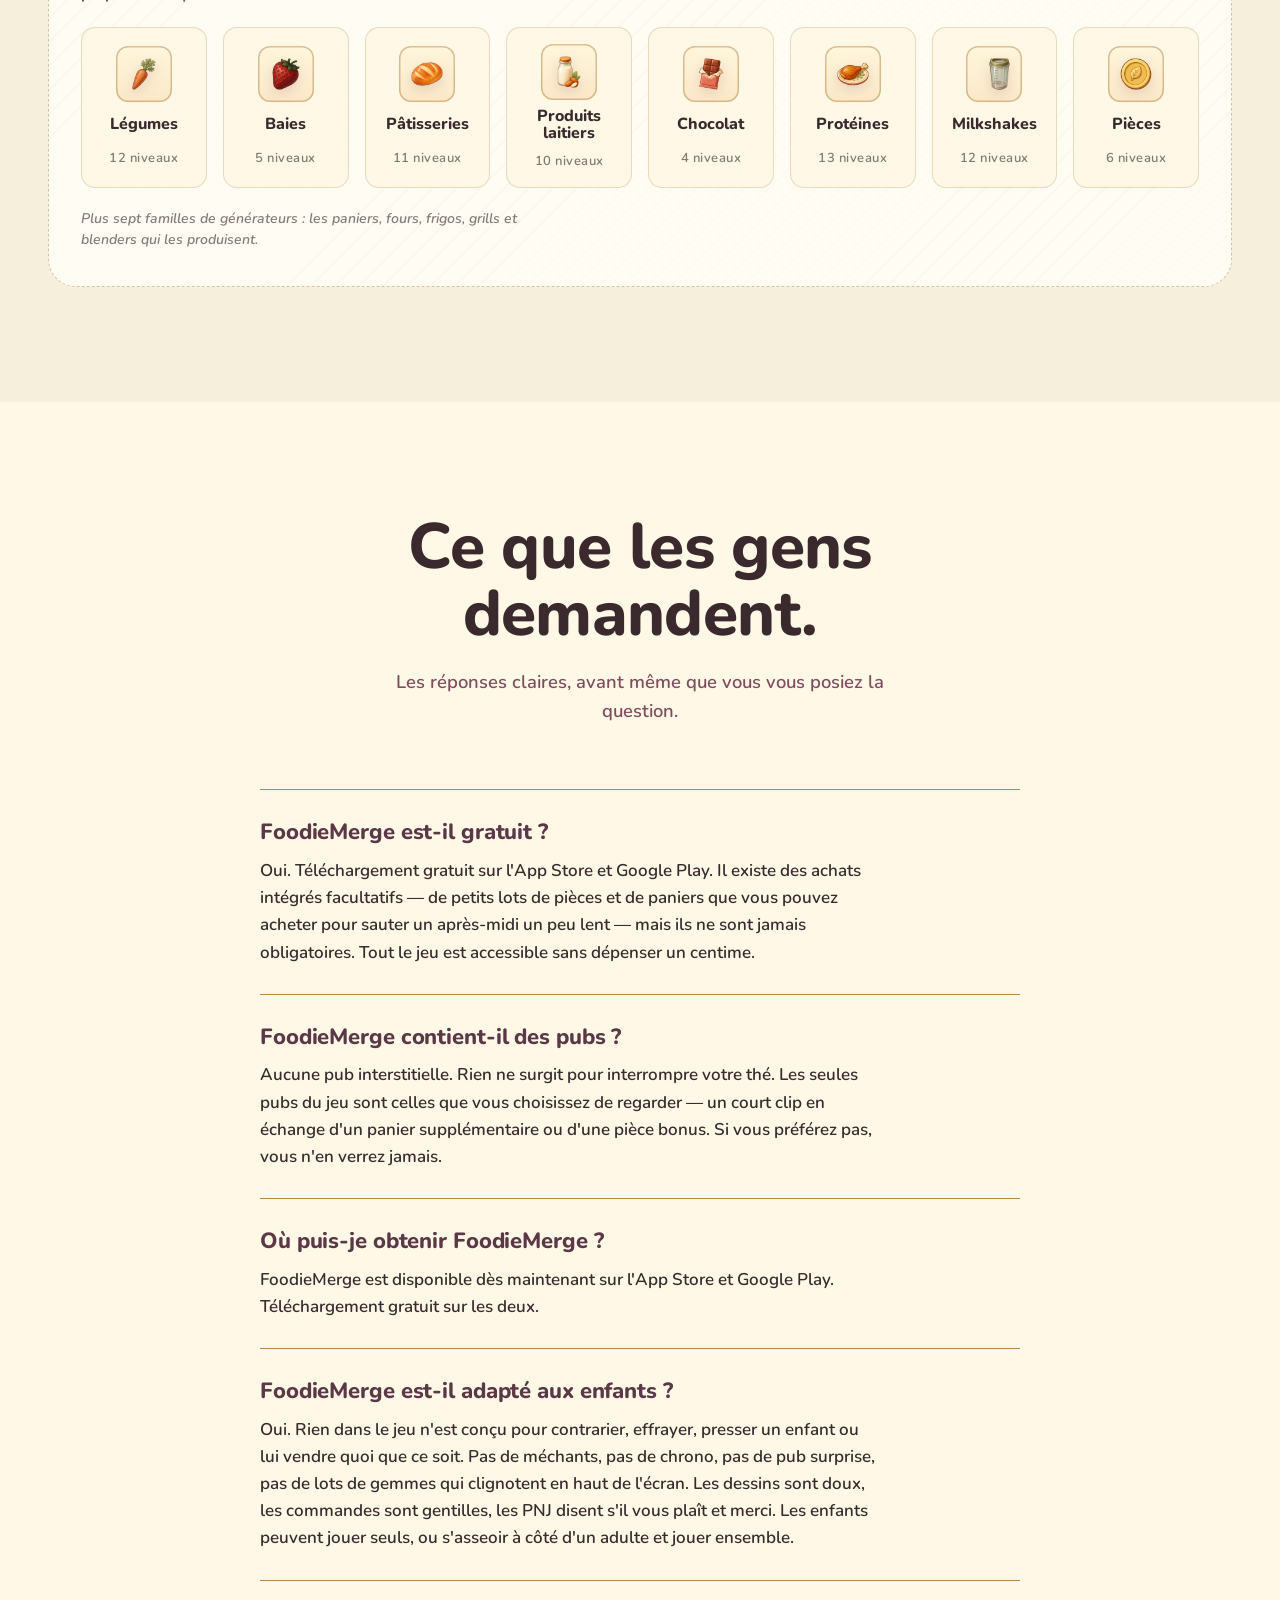
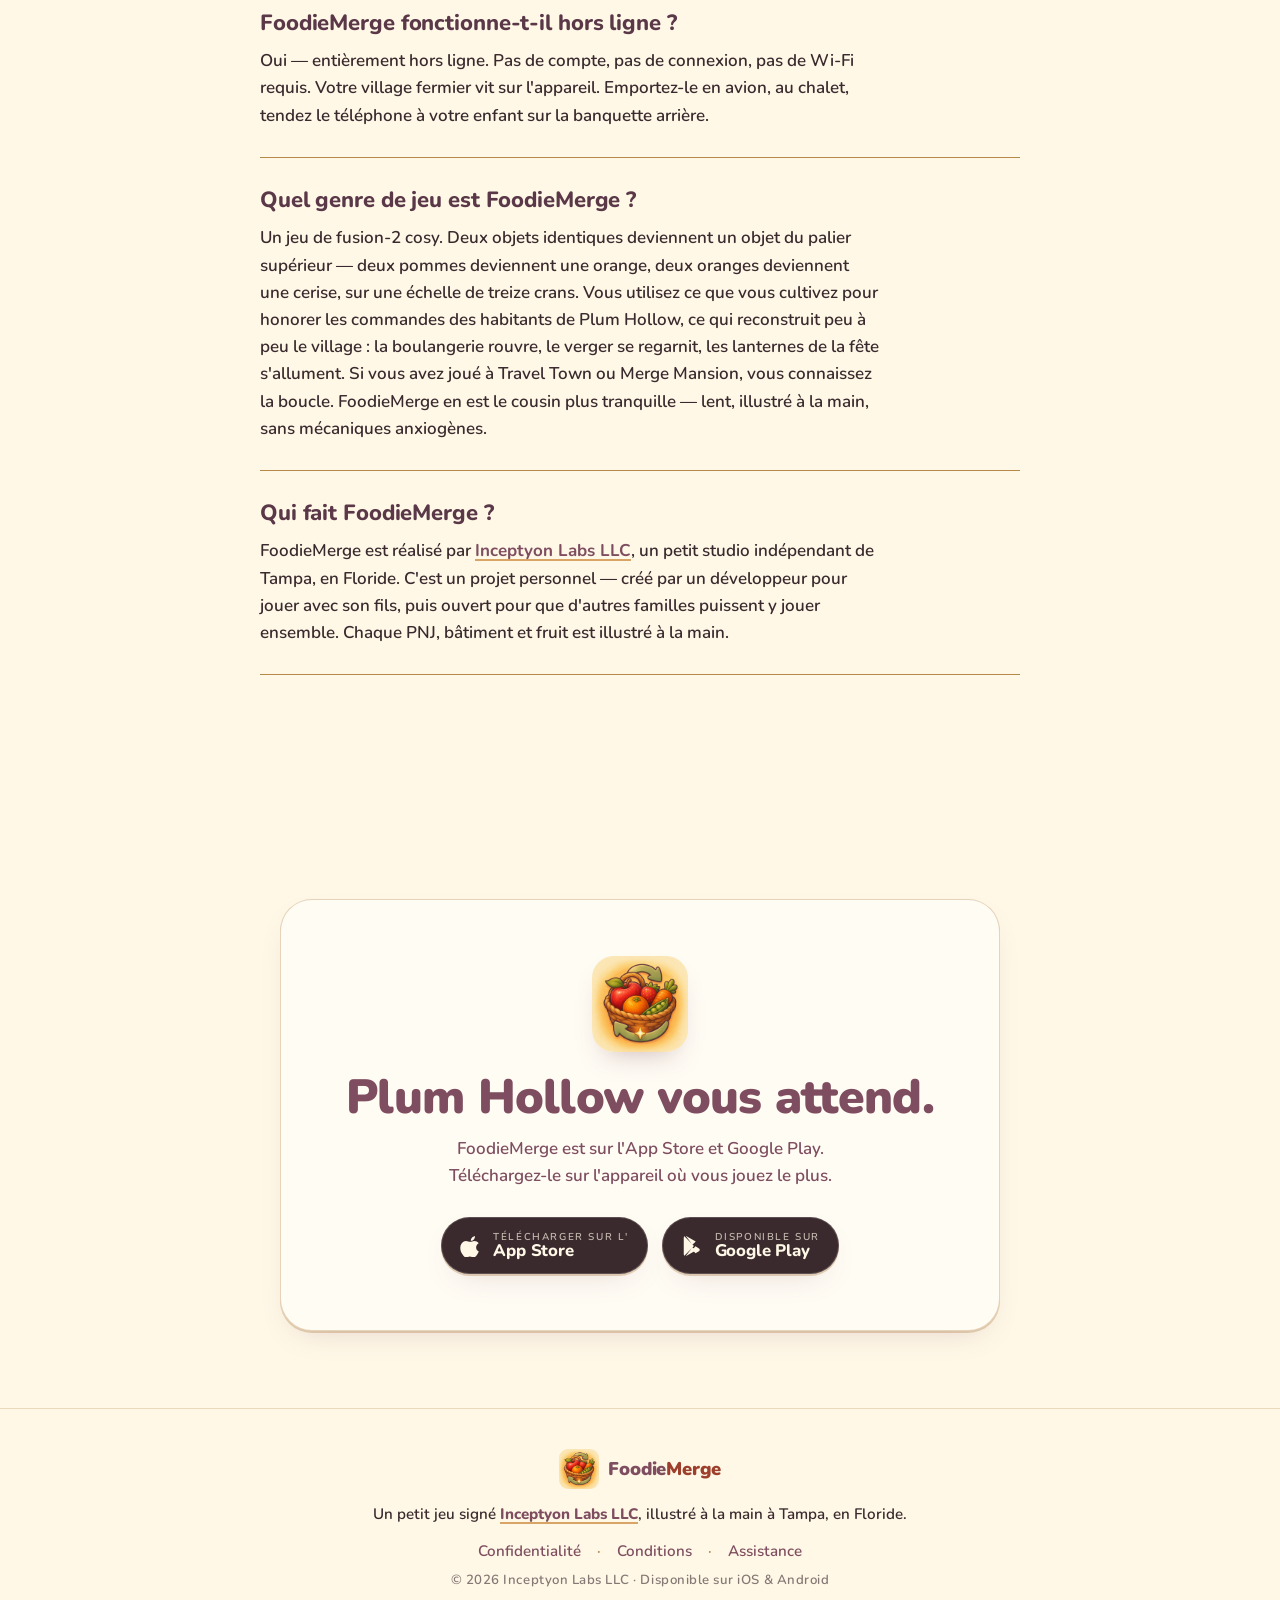
<file: fr/index.html>
<!doctype html>
<html lang="fr">
  <head>
    <meta charset="utf-8" />
    <meta name="viewport" content="width=device-width, initial-scale=1, viewport-fit=cover" />
    <meta name="theme-color" content="#FFF8E7" />
    <script>
      // First-visit language routing. Only ever redirects FROM the English root,
      // so there is no flash on localized pages and no redirect loop. A manual
      // choice in the switcher (stored as fm_lang) always wins, including "English".
      (function () {
        try {
          var path = location.pathname;
          if (path !== "/" && path !== "/index.html") return;
          var SUP = ["de", "ja", "ko", "fr", "es"];
          var want = null;
          try { want = localStorage.getItem("fm_lang"); } catch (e) {}
          if (!want) {
            var navs = navigator.languages || [navigator.language || "en"];
            for (var i = 0; i < navs.length; i++) {
              var l = (navs[i] || "").slice(0, 2).toLowerCase();
              if (l === "en") { want = "en"; break; }
              if (SUP.indexOf(l) > -1) { want = l; break; }
            }
          }
          if (want && want !== "en" && SUP.indexOf(want) > -1) location.replace("/" + want + "/");
        } catch (e) {}
      })();
    </script>
    <title>FoodieMerge · Un jeu de fusion cosy au village</title>
    <meta name="description" content="Un jeu mobile de fusion-2 cosy pour iOS et Android, signé Inceptyon Labs. Héritez du village fermier endormi de Nana Jean, Plum Hollow, et reconstruisez-le une fusion à la fois. Pas de pub surprise, pas de pression. Disponible sur l'App Store et Google Play." />
    <meta name="author" content="Inceptyon Labs LLC" />
    <link rel="canonical" href="https://foodiemerge.com/fr/" />
    <link rel="alternate" hreflang="en" href="https://foodiemerge.com/" />
    <link rel="alternate" hreflang="de" href="https://foodiemerge.com/de/" />
    <link rel="alternate" hreflang="ja" href="https://foodiemerge.com/ja/" />
    <link rel="alternate" hreflang="ko" href="https://foodiemerge.com/ko/" />
    <link rel="alternate" hreflang="fr" href="https://foodiemerge.com/fr/" />
    <link rel="alternate" hreflang="es" href="https://foodiemerge.com/es/" />
    <link rel="alternate" hreflang="x-default" href="https://foodiemerge.com/" />
    <!-- Open Graph -->
    <meta property="og:type" content="website" />
    <meta property="og:url" content="https://foodiemerge.com/fr/" />
    <meta property="og:site_name" content="FoodieMerge" />
    <meta property="og:locale" content="fr_FR" />
    <meta property="og:title" content="FoodieMerge · Un jeu de fusion cosy au village" />
    <meta property="og:description" content="Un jeu mobile de fusion-2 cosy pour iOS et Android. Héritez du village fermier endormi de Nana Jean et reconstruisez-le une fusion à la fois. Disponible sur l'App Store et Google Play." />
    <meta property="og:image" content="https://foodiemerge.com/assets/og.png" />
    <meta property="og:image:width" content="1200" />
    <meta property="og:image:height" content="630" />
    <meta property="og:image:alt" content="Le logo FoodieMerge sur un fond crème baigné de soleil, avec Nana Jean et des fruits peints à la main" />

    <!-- Twitter -->
    <meta name="twitter:card" content="summary_large_image" />
    <meta name="twitter:title" content="FoodieMerge · Un jeu de fusion cosy au village" />
    <meta name="twitter:description" content="Un jeu mobile de fusion-2 cosy pour iOS et Android. Héritez du village fermier endormi de Nana Jean et reconstruisez-le une fusion à la fois. Disponible sur l'App Store et Google Play." />
    <meta name="twitter:image" content="https://foodiemerge.com/assets/og.png" />
    <meta name="twitter:image:alt" content="Le logo FoodieMerge sur un fond crème baigné de soleil, avec Nana Jean et des fruits peints à la main" />

    <link rel="icon" type="image/png" sizes="32x32" href="/assets/favicons/icon-32.png" />
    <link rel="icon" type="image/png" sizes="16x16" href="/assets/favicons/icon-16.png" />
    <link rel="icon" type="image/png" sizes="192x192" href="/assets/favicons/icon-192.png" />
    <link rel="icon" type="image/png" sizes="512x512" href="/assets/favicons/icon-512.png" />
    <link rel="apple-touch-icon" sizes="180x180" href="/assets/favicons/icon-180.png" />

    <link rel="preconnect" href="https://fonts.googleapis.com" />
    <link rel="preconnect" href="https://fonts.gstatic.com" crossorigin />
    <link
      href="https://fonts.googleapis.com/css2?family=Nunito:wght@500;600;700;800;900&display=swap"
      rel="stylesheet"
    />
    <link rel="stylesheet" href="/styles.css" />

    <!-- Structured data: VideoGame + Organization + WebSite -->
    <script type="application/ld+json">
      {
        "@context": "https://schema.org",
        "@graph": [
          {
            "@type": "VideoGame",
            "@id": "https://foodiemerge.com/#game",
            "name": "FoodieMerge",
            "alternateName": "Foodie Merge",
            "url": "https://foodiemerge.com/",
            "image": "https://foodiemerge.com/assets/ui/app_icon.png",
            "description": "Un jeu mobile de fusion-2 cosy. Héritez du village fermier endormi de Nana Jean, Plum Hollow, et reconstruisez-le une fusion à la fois. Pas de pub surprise, pas de méchants, pas de mécaniques anxiogènes.",
            "genre": ["Cozy game", "Merge", "Casual", "Family"],
            "gamePlatform": ["iOS", "Android"],
            "applicationCategory": "GameApplication",
            "operatingSystem": ["iOS", "Android"],
            "contentRating": "Everyone",
            "inLanguage": "fr",
            "publisher": { "@id": "https://foodiemerge.com/#publisher" },
            "author": { "@id": "https://foodiemerge.com/#publisher" },
            "datePublished": "2026-05-27",
            "releaseNotes": "Available on the App Store and Google Play."
          },
          {
            "@type": "Organization",
            "@id": "https://foodiemerge.com/#publisher",
            "name": "Inceptyon Labs LLC",
            "url": "https://inceptyon.com/",
            "logo": "https://foodiemerge.com/assets/ui/app_icon.png",
            "address": {
              "@type": "PostalAddress",
              "addressLocality": "Tampa",
              "addressRegion": "FL",
              "addressCountry": "US"
            }
          },
          {
            "@type": "WebSite",
            "@id": "https://foodiemerge.com/#site",
            "url": "https://foodiemerge.com/",
            "name": "FoodieMerge",
            "publisher": { "@id": "https://foodiemerge.com/#publisher" },
            "inLanguage": "fr"
          },
          {
            "@type": "FAQPage",
            "@id": "https://foodiemerge.com/#faq",
            "mainEntity": [
                      {
                                "@type": "Question",
                                "name": "FoodieMerge est-il gratuit ?",
                                "acceptedAnswer": {
                                          "@type": "Answer",
                                          "text": "Oui. Téléchargement gratuit sur l'App Store et Google Play. Il existe des achats intégrés facultatifs — de petits lots de pièces et de paniers que vous pouvez acheter pour sauter un après-midi un peu lent — mais ils ne sont jamais obligatoires. Tout le jeu est accessible sans dépenser un centime."
                                }
                      },
                      {
                                "@type": "Question",
                                "name": "FoodieMerge contient-il des pubs ?",
                                "acceptedAnswer": {
                                          "@type": "Answer",
                                          "text": "Aucune pub interstitielle. Rien ne surgit pour interrompre votre thé. Les seules pubs du jeu sont celles que vous choisissez de regarder — un court clip en échange d'un panier supplémentaire ou d'une pièce bonus. Si vous préférez pas, vous n'en verrez jamais."
                                }
                      },
                      {
                                "@type": "Question",
                                "name": "Où puis-je obtenir FoodieMerge ?",
                                "acceptedAnswer": {
                                          "@type": "Answer",
                                          "text": "FoodieMerge est disponible dès maintenant sur l'App Store et Google Play. Téléchargement gratuit sur les deux."
                                }
                      },
                      {
                                "@type": "Question",
                                "name": "FoodieMerge est-il adapté aux enfants ?",
                                "acceptedAnswer": {
                                          "@type": "Answer",
                                          "text": "Oui. Rien dans le jeu n'est conçu pour contrarier, effrayer, presser un enfant ou lui vendre quoi que ce soit. Pas de méchants, pas de chrono, pas de pub surprise, pas de lots de gemmes qui clignotent en haut de l'écran. Les dessins sont doux, les commandes sont gentilles, les PNJ disent s'il vous plaît et merci. Les enfants peuvent jouer seuls, ou s'asseoir à côté d'un adulte et jouer ensemble."
                                }
                      },
                      {
                                "@type": "Question",
                                "name": "FoodieMerge fonctionne-t-il hors ligne ?",
                                "acceptedAnswer": {
                                          "@type": "Answer",
                                          "text": "Oui — entièrement hors ligne. Pas de compte, pas de connexion, pas de Wi-Fi requis. Votre village fermier vit sur l'appareil. Emportez-le en avion, au chalet, tendez le téléphone à votre enfant sur la banquette arrière."
                                }
                      },
                      {
                                "@type": "Question",
                                "name": "Quel genre de jeu est FoodieMerge ?",
                                "acceptedAnswer": {
                                          "@type": "Answer",
                                          "text": "Un jeu de fusion-2 cosy. Deux objets identiques deviennent un objet du palier supérieur — deux pommes deviennent une orange, deux oranges deviennent une cerise, sur une échelle de treize crans. Vous utilisez ce que vous cultivez pour honorer les commandes des habitants de Plum Hollow, ce qui reconstruit peu à peu le village : la boulangerie rouvre, le verger se regarnit, les lanternes de la fête s'allument. Si vous avez joué à Travel Town ou Merge Mansion, vous connaissez la boucle. FoodieMerge en est le cousin plus tranquille — lent, illustré à la main, sans mécaniques anxiogènes."
                                }
                      },
                      {
                                "@type": "Question",
                                "name": "Qui fait FoodieMerge ?",
                                "acceptedAnswer": {
                                          "@type": "Answer",
                                          "text": "FoodieMerge est réalisé par Inceptyon Labs LLC, un petit studio indépendant de Tampa, en Floride. C'est un projet personnel — créé par un développeur pour jouer avec son fils, puis ouvert pour que d'autres familles puissent y jouer ensemble. Chaque PNJ, bâtiment et fruit est illustré à la main."
                                }
                      }
            ]
          }
        ]
      }
    </script>
  </head>

  <body>
    <a class="skip-link" href="#main">Aller au contenu</a>

    <header class="topbar" aria-label="Site header">
      <a class="lockup" href="#top" aria-label="FoodieMerge home">
        <img decoding="async" loading="lazy"
          src="/assets/ui/app_icon.png"
          alt=""
          aria-hidden="true"
          class="lockup__icon"
          width="40"
          height="40"
        />
        <span class="lockup__text">
          <span class="lockup__foodie">Foodie</span><span class="lockup__merge">Merge</span>
        </span>
      </a>
      <nav class="topbar__nav" aria-label="Page sections">
        <a href="#cozy">Pourquoi cosy</a>
        <a href="#play">Comment ça se joue</a>
        <a href="#town">Plum Hollow</a>
        <a href="#chains">Chaînes</a>
        <a href="#faq">FAQ</a>
      </nav>
      <div class="langswitch" role="group" aria-label="Langue">
        <button class="langswitch__toggle" type="button" aria-haspopup="true" aria-expanded="false" aria-controls="langmenu">
          <svg viewBox="0 0 24 24" width="18" height="18" aria-hidden="true"><path fill="currentColor" d="M12 2a10 10 0 1 0 0 20 10 10 0 0 0 0-20Zm6.93 6h-2.95a15.7 15.7 0 0 0-1.38-3.56A8.03 8.03 0 0 1 18.93 8ZM12 4c.83 1.2 1.48 2.53 1.91 4h-3.82c.43-1.47 1.08-2.8 1.91-4ZM4.26 14a7.96 7.96 0 0 1 0-4h3.38a16.6 16.6 0 0 0 0 4H4.26Zm.81 2h2.95c.34 1.27.8 2.46 1.38 3.56A8.03 8.03 0 0 1 5.07 16Zm2.95-8H5.07a8.03 8.03 0 0 1 4.33-3.56A15.7 15.7 0 0 0 8.02 8ZM12 20c-.83-1.2-1.48-2.53-1.91-4h3.82c-.43 1.47-1.08 2.8-1.91 4Zm2.34-6H9.66a14.6 14.6 0 0 1 0-4h4.68a14.6 14.6 0 0 1 0 4Zm.32 5.56c.58-1.1 1.04-2.29 1.38-3.56h2.95a8.03 8.03 0 0 1-4.33 3.56ZM16.36 14a16.6 16.6 0 0 0 0-4h3.38a7.96 7.96 0 0 1 0 4h-3.38Z"/></svg>
          <span class="langswitch__current">Français</span>
        </button>
        <ul class="langswitch__menu" id="langmenu">
          <li><a href="https://foodiemerge.com/" data-lang="en" hreflang="en">English</a></li>
          <li><a href="https://foodiemerge.com/de/" data-lang="de" hreflang="de">Deutsch</a></li>
          <li><a href="https://foodiemerge.com/ja/" data-lang="ja" hreflang="ja">日本語</a></li>
          <li><a href="https://foodiemerge.com/ko/" data-lang="ko" hreflang="ko">한국어</a></li>
          <li><a href="https://foodiemerge.com/fr/" data-lang="fr" hreflang="fr" aria-current="true">Français</a></li>
          <li><a href="https://foodiemerge.com/es/" data-lang="es" hreflang="es">Español</a></li>
        </ul>
      </div>
    </header>

    <main id="main">
      <!-- HERO -->
      <section id="top" class="hero" aria-labelledby="hero-title">
        <div class="hero__inner">
          <div class="hero__copy">
            <p class="hero__kicker">J'ai créé ce jeu pour y jouer avec mon fils.</p>
            <h1 id="hero-title" class="hero__title">
              <span class="hero__title-foodie">Foodie</span><wbr /><span class="hero__title-merge">Merge</span>
            </h1>
            <p class="hero__subtitle">
              Un jeu mobile de fusion-2 cosy · Disponible sur iOS et Android
            </p>
            <p class="hero__tagline">
              Héritez du village fermier endormi de Nana Jean, <em>Plum&nbsp;Hollow</em>, et redonnez-lui vie une fusion à la fois. Aucun chrono qui vous court après. Aucun méchant. Juste la prochaine fusion.
            </p>

            <div class="storefront" role="group" aria-label="Get FoodieMerge">
              <a class="store store--apple" href="https://apps.apple.com/app/foodiemerge/id6772793633" aria-label="Download FoodieMerge on the App Store">
                <svg viewBox="0 0 24 24" aria-hidden="true" width="22" height="22">
                  <path
                    fill="currentColor"
                    d="M16.365 1.43c.078 1.27-.428 2.51-1.226 3.392-.79.873-2.083 1.55-3.345 1.448-.094-1.243.514-2.531 1.293-3.357.85-.91 2.247-1.585 3.278-1.483zM20.5 17.9c-.557 1.293-.823 1.87-1.54 3.014-.997 1.585-2.4 3.56-4.143 3.574-1.546.014-1.944-.94-4.04-.927-2.094.013-2.534.94-4.08.926-1.745-.013-3.07-1.785-4.067-3.37C-.038 17.583-.36 12.74 1.404 9.83c1.255-2.073 3.234-3.292 5.094-3.292 1.892 0 3.08.945 4.643.945 1.516 0 2.44-.946 4.628-.946 1.654 0 3.41.882 4.654 2.405-4.092 2.215-3.426 8.013.077 8.957z"
                  />
                </svg>
                <span class="store__text">
                  <span class="store__small">Télécharger sur l'</span>
                  <span class="store__big">App Store</span>
                </span>
              </a>

              <a class="store store--google" href="https://play.google.com/store/apps/details?id=com.inceptyonlabs.foodymerge" aria-label="Get FoodieMerge on Google Play">
                <svg viewBox="0 0 24 24" aria-hidden="true" width="22" height="22">
                  <path
                    fill="currentColor"
                    d="M3.7 1.4C3.3 1.7 3 2.3 3 3v18c0 .7.3 1.3.7 1.6l10.4-10.6L3.7 1.4zm12.1 11l3.8 2.2c1.1.6 1.1 2.4 0 3l-3.8 2.2-3.4-3.7 3.4-3.7zM5.1.7l11 6.3-3.6 3.6L5.1.7zm0 22.6l7.4-9.9 3.6 3.6-11 6.3z"
                  />
                </svg>
                <span class="store__text">
                  <span class="store__small">Disponible sur</span>
                  <span class="store__big">Google Play</span>
                </span>
              </a>
            </div>

            <a class="hero__peek" href="#play">
              Découvrez ce que ça fait de fusionner
              <span class="hero__peek-arrow" aria-hidden="true">↓</span>
            </a>

            <p class="hero__sig" aria-label="Made in Tampa">
              Illustré à la main à Tampa par <span class="hero__sig-strong">Inceptyon Labs</span>
            </p>
          </div>

          <figure class="hero__art" aria-labelledby="hero-art-cap">
            <div class="hero__art-stage">
              <span class="hero__floor" aria-hidden="true"></span>
              <img decoding="async"
                class="hero__nana"
                src="/assets/npcs/nana_jean.png"
                alt="Nana Jean, la matriarche de Plum Hollow, tenant une tasse de thé dans un cardigan vert sauge"
                width="540"
                height="800"
                loading="eager"
                fetchpriority="high"
              />
              <img decoding="async"
                class="hero__prop hero__prop--basket"
                src="/assets/items/large_fruit_basket.png"
                alt=""
                aria-hidden="true"
                width="200"
                height="200"
                loading="eager"
              />
              <img decoding="async"
                class="hero__prop hero__prop--screech"
                src="/assets/npcs/screech.png"
                alt=""
                aria-hidden="true"
                width="160"
                height="220"
                loading="eager"
              />
            </div>
            <figcaption id="hero-art-cap" class="hero__cap">
              Nana Jean, la matriarche de Plum Hollow
            </figcaption>
          </figure>
        </div>

        <div class="board-strip" aria-hidden="true"></div>
      </section>

      <!-- COZY PITCH -->
      <section id="cozy" class="cozy" aria-labelledby="cozy-title">
        <div class="cozy__quote">
          <h2 id="cozy-title" class="cozy__title">
            Le monde attendra que vous finissiez votre thé.
          </h2>
          <p class="cozy__lede">
            Conçu pour que parents et enfants jouent ensemble sur le canapé. Le plateau est fini. Les fusions sont éternelles.
          </p>
        </div>

        <ol class="pillars">
          <li class="pillar pillar--time">
            <div class="pillar__sigil">
              <img decoding="async" loading="lazy" src="/assets/ui/icon_schedule.png" alt="" aria-hidden="true" width="64" height="64" />
            </div>
            <div class="pillar__body">
              <h3 class="pillar__head">Aucun chrono qui vous court après</h3>
              <p>
                Les générateurs ont une réserve de charges. Tapotez librement tant qu'il en reste ; une fois épuisées, le panier met quelques heures à se recharger. Si vous oubliez le jeu pendant une semaine, il attend, tout simplement.
              </p>
            </div>
          </li>

          <li class="pillar pillar--money">
            <div class="pillar__sigil">
              <img decoding="async" loading="lazy" src="/assets/items/gold_coin.png" alt="" aria-hidden="true" width="64" height="64" />
              <img decoding="async" loading="lazy" class="pillar__sigil-back" src="/assets/items/ruby.png" alt="" aria-hidden="true" width="48" height="48" />
            </div>
            <div class="pillar__body">
              <h3 class="pillar__head">Généreux, mais sans excès</h3>
              <p>
                Plein de pièces, plein de coffres, plein de récompenses gratuites. Le plateau compte 63 cases. Vous fusionnez pour faire de la place, pas pour courir après un classement. Dépenser de l'argent réel n'est jamais le but.
              </p>
            </div>
          </li>

          <li class="pillar pillar--together">
            <div class="pillar__sigil pillar__sigil--stack">
              <img decoding="async" loading="lazy" class="pillar__sigil-portrait" src="/assets/npcs/landon.png" alt="" aria-hidden="true" width="64" height="96" />
              <img decoding="async" loading="lazy" class="pillar__sigil-portrait pillar__sigil-portrait--back" src="/assets/npcs/nana_jean.png" alt="" aria-hidden="true" width="64" height="96" />
            </div>
            <div class="pillar__body">
              <h3 class="pillar__head">Reconstruisez-le ensemble</h3>
              <p>
                Les dessins sont doux, les commandes sont gentilles, les PNJ disent s'il vous plaît et merci. Rien ici n'est conçu pour vous presser, vous pousser ou vendre quoi que ce soit à votre enfant.
              </p>
            </div>
          </li>
        </ol>
      </section>

      <!-- HOW IT PLAYS -->
      <section id="play" class="play" aria-labelledby="play-title">
        <div class="play__intro">
          <div class="play__intro-copy">
            <h2 id="play-title" class="section-title">
              Deux pommes deviennent une&nbsp;orange.
            </h2>
            <p class="play__lede">
              La boucle de fusion-2 pure : deux objets identiques deviennent un objet du palier supérieur. Empilez une chaîne assez haut et le panier lui-même devient un pique-nique, puis un parc, puis la fête. Tout ce que vous cultivez nourrit le village.
            </p>
          </div>

          <figure class="play__shot" aria-labelledby="play-shot-cap">
            <div class="play__shot-frame">
              <img decoding="async"
                src="/assets/screenshots/board_fr.png"
                alt="Un plateau FoodieMerge en fin de partie : une grille de sept colonnes remplie de fruits, de légumes et de générateurs, une commande des habitants à droite, des pièces et des gemmes dans le porte-monnaie en haut."
                width="540"
                height="1174"
                loading="lazy"
              />
            </div>
            <figcaption id="play-shot-cap" class="play__shot-cap">
              Un vrai plateau, bien avancé dans une partie.
            </figcaption>
          </figure>
        </div>

        <div class="loop" role="region" aria-label="The merge loop, demonstrated">
          <ol class="loop__track" id="loopTrack">
            <li class="loop__step is-active" data-step="0">
              <div class="loop__label">1. Tapotez un générateur</div>
              <div class="loop__stage loop__stage--tap">
                <div class="loop__tile loop__tile--gen">
                  <img decoding="async" loading="lazy" src="/assets/items/fruit_basket.png" alt="Un panier de fruits en osier" width="128" height="128" />
                  <span class="loop__pulse" aria-hidden="true"></span>
                  <span class="loop__tap-mark" aria-hidden="true"></span>
                </div>
                <div class="loop__tile loop__tile--drop">
                  <img decoding="async" loading="lazy" src="/assets/items/apple.png" alt="Une pomme rouge" width="96" height="96" />
                </div>
              </div>
            </li>

            <li class="loop__step" data-step="1">
              <div class="loop__label">2. Glissez pour fusionner</div>
              <div class="loop__stage loop__stage--merge">
                <div class="loop__tile loop__tile--source">
                  <img height="96" width="96" decoding="async" loading="lazy" src="/assets/items/apple.png" alt="" aria-hidden="true" class="loop__merge-source" />
                </div>
                <div class="loop__tile loop__tile--target">
                  <img height="96" width="96" decoding="async" loading="lazy" src="/assets/items/apple.png" alt="" aria-hidden="true" class="loop__merge-target-apple" />
                  <img height="96" width="96" decoding="async" loading="lazy" src="/assets/items/orange.png" alt="Une orange" class="loop__merge-target-orange" />
                  <span class="loop__sparkle" aria-hidden="true"></span>
                </div>
              </div>
            </li>

            <li class="loop__step" data-step="2">
              <div class="loop__label">3. Gravissez la chaîne</div>
              <div class="loop__stage loop__stage--chain">
                <img height="96" width="96" decoding="async" loading="lazy" src="/assets/items/orange.png" alt="" aria-hidden="true" class="loop__chain-item loop__chain-item--sm" />
                <span aria-hidden="true">→</span>
                <img height="96" width="96" decoding="async" loading="lazy" src="/assets/items/grape.png" alt="" aria-hidden="true" class="loop__chain-item loop__chain-item--md" />
                <span aria-hidden="true">→</span>
                <img height="96" width="96" decoding="async" loading="lazy" src="/assets/items/peach.png" alt="" aria-hidden="true" class="loop__chain-item loop__chain-item--lg" />
              </div>
            </li>

            <li class="loop__step" data-step="3">
              <div class="loop__label">4. Honorez la commande</div>
              <div class="loop__stage loop__stage--deliver">
                <div class="loop__bubble">
                  <img decoding="async" loading="lazy" src="/assets/items/large_fruit_basket.png" alt="" aria-hidden="true" width="32" height="32" />
                  <span>Livré</span>
                </div>
                <img decoding="async" loading="lazy" class="loop__deliver-item" src="/assets/items/large_fruit_basket.png" alt="" aria-hidden="true" width="92" height="92" />
                <img decoding="async" loading="lazy" class="loop__deliver-target" src="/assets/npcs/chef_robert.png" alt="Le chef Robert tenant une cuillère en bois" width="120" height="180" />
                <div class="loop__reward" aria-hidden="true">
                  <img decoding="async" loading="lazy" src="/assets/items/gold_coin.png" alt="" width="28" height="28" />
                  <span>+ 240</span>
                </div>
              </div>
            </li>
          </ol>

          <div class="loop__controls">
            <button class="loop__dot" type="button" data-go="0" aria-label="Étape 1 : tapotez un générateur">
              <span></span>
            </button>
            <button class="loop__dot" type="button" data-go="1" aria-label="Étape 2 : glissez pour fusionner">
              <span></span>
            </button>
            <button class="loop__dot" type="button" data-go="2" aria-label="Étape 3 : gravissez la chaîne">
              <span></span>
            </button>
            <button class="loop__dot" type="button" data-go="3" aria-label="Étape 4 : honorez la commande">
              <span></span>
            </button>
          </div>
        </div>
      </section>

      <!-- PLUM HOLLOW -->
      <section id="town" class="town" aria-labelledby="town-title">
        <div class="town__intro">
          <h2 id="town-title" class="section-title">Tout un village à réveiller.</h2>
          <p class="town__lede">
            Chaque quête accomplie ranime un coin de Plum Hollow. La boulangerie rouvre. Le verger se regarnit. Les lanternes de la fête s'allument. Huit bâtiments, huit voisins, un grand jardin tranquille.
          </p>
        </div>

        <ul class="town__map" aria-label="Buildings of Plum Hollow">
          <li class="town__plot" data-plot="bakery">
            <img decoding="async" loading="lazy" src="/assets/buildings/bakery.png" alt="" aria-hidden="true" width="180" height="180" />
            <div class="town__plot-label">
              <h3>La boulangerie</h3>
              <p>Le pain de Marco est de retour en vitrine.</p>
            </div>
          </li>
          <li class="town__plot" data-plot="cafe">
            <img decoding="async" loading="lazy" src="/assets/buildings/cafe.png" alt="" aria-hidden="true" width="180" height="180" />
            <div class="town__plot-label">
              <h3>Le café</h3>
              <p>Deux tables, trois chaises, une fougère suspendue.</p>
            </div>
          </li>
          <li class="town__plot" data-plot="market">
            <img decoding="async" loading="lazy" src="/assets/buildings/market_stall.png" alt="" aria-hidden="true" width="180" height="180" />
            <div class="town__plot-label">
              <h3>L'étal du marché</h3>
              <p>Auvent rouge. Des cagettes de ce que vous avez cultivé aujourd'hui.</p>
            </div>
          </li>
          <li class="town__plot" data-plot="garden">
            <img decoding="async" loading="lazy" src="/assets/buildings/garden.png" alt="" aria-hidden="true" width="180" height="180" />
            <div class="town__plot-label">
              <h3>Le jardin</h3>
              <p>Des bacs surélevés, une clôture en bois, la lumière de l'après-midi.</p>
            </div>
          </li>
          <li class="town__plot" data-plot="orchard">
            <img decoding="async" loading="lazy" src="/assets/buildings/orchard.png" alt="" aria-hidden="true" width="180" height="180" />
            <div class="town__plot-label">
              <h3>Le verger</h3>
              <p>Trois arbres, une échelle de cueillette, un panier.</p>
            </div>
          </li>
          <li class="town__plot" data-plot="restaurant">
            <img decoding="async" loading="lazy" src="/assets/buildings/restaurant.png" alt="" aria-hidden="true" width="180" height="180" />
            <div class="town__plot-label">
              <h3>Le restaurant</h3>
              <p>Fenêtres chaleureuses, jardinières, une enseigne en bois.</p>
            </div>
          </li>
          <li class="town__plot" data-plot="greenhouse">
            <img decoding="async" loading="lazy" src="/assets/buildings/greenhouse.png" alt="" aria-hidden="true" width="180" height="180" />
            <div class="town__plot-label">
              <h3>La serre</h3>
              <p>Des vitres embuées de l'intérieur.</p>
            </div>
          </li>
          <li class="town__plot" data-plot="festival">
            <img decoding="async" loading="lazy" src="/assets/buildings/festival_grounds.png" alt="" aria-hidden="true" width="180" height="180" />
            <div class="town__plot-label">
              <h3>Le terrain de fête</h3>
              <p>Des guirlandes de fanions, une petite scène, des lanternes en papier.</p>
            </div>
          </li>
        </ul>

        <h3 class="town__cast-title">…et les voisins qui vivent ici</h3>
        <ul class="cast" aria-label="The townsfolk">
          <li class="cast__card">
            <div class="cast__portrait"><img decoding="async" loading="lazy" src="/assets/npcs/nana_jean.png" alt="Nana Jean dans un cardigan vert sauge, tenant une tasse de thé" width="140" height="200" /></div>
            <h4>Nana Jean</h4>
            <p>La matriarche. Sert le thé, nomme les rues.</p>
          </li>
          <li class="cast__card">
            <div class="cast__portrait"><img decoding="async" loading="lazy" src="/assets/npcs/papa_zulch.png" alt="Papa Zulch en salopette et chapeau de paille, tenant un panier de légumes" width="140" height="200" /></div>
            <h4>Papa Zulch</h4>
            <p>Entretient le jardin. Apporte les paniers lourds.</p>
          </li>
          <li class="cast__card">
            <div class="cast__portrait"><img decoding="async" loading="lazy" src="/assets/npcs/mayor_diana.png" alt="La maire Diana en gilet prune et pantalon beige, tenant un porte-bloc" width="140" height="200" /></div>
            <h4>Mayor Diana</h4>
            <p>Garde un porte-bloc. Sait quand la fête commence.</p>
          </li>
          <li class="cast__card">
            <div class="cast__portrait"><img decoding="async" loading="lazy" src="/assets/npcs/chef_robert.png" alt="Le chef Robert en veste blanche et foulard rouge, tenant une cuillère en bois" width="140" height="200" /></div>
            <h4>Chef Robert</h4>
            <p>Rouvre le restaurant. Réclame vos meilleurs fruits.</p>
          </li>
          <li class="cast__card">
            <div class="cast__portrait"><img decoding="async" loading="lazy" src="/assets/npcs/amy.png" alt="Amy, une jeune villageoise enjouée" width="140" height="200" /></div>
            <h4>Amy</h4>
            <p>Tient l'étal du marché le samedi matin.</p>
          </li>
          <li class="cast__card">
            <div class="cast__portrait"><img decoding="async" loading="lazy" src="/assets/npcs/landon.png" alt="Landon, un jeune garçon en tablier tenant un panier de fruits" width="140" height="200" /></div>
            <h4>Landon</h4>
            <p>Apprenti. Porte un panier plus grand que lui.</p>
          </li>
          <li class="cast__card">
            <div class="cast__portrait"><img decoding="async" loading="lazy" src="/assets/npcs/jase.png" alt="Jase, un jeune ouvrier agricole sympathique" width="140" height="200" /></div>
            <h4>Jase</h4>
            <p>Aide au verger. Toujours souriant.</p>
          </li>
          <li class="cast__card">
            <div class="cast__portrait"><img decoding="async" loading="lazy" src="/assets/npcs/screech.png" alt="Screech, l'animal du village" width="140" height="200" /></div>
            <h4>Screech</h4>
            <p>La créature du village. Ne demandez rien, nourrissez-le.</p>
          </li>
        </ul>
      </section>

      <!-- CHAINS -->
      <section id="chains" class="chains" aria-labelledby="chains-title">
        <div class="chains__intro">
          <h2 id="chains-title" class="section-title">
            Chaque chaîne se termine par quelque chose de plus grand que&nbsp;vous.
          </h2>
          <p class="chains__lede">
            Trois des chaînes que vous parcourrez. De vraies pièces du jeu, peintes à la main, d'une simple pomme jusqu'à un parc rempli de nappes de pique-nique.
          </p>
        </div>

        <article class="chain" aria-labelledby="chain-fruit">
          <header class="chain__head">
            <h3 id="chain-fruit"><span class="chain__dot" style="background:var(--terracotta)"></span> La chaîne des fruits</h3>
            <p>Treize niveaux, à commencer par une seule pomme bien mûre.</p>
          </header>
          <ol class="chain__rung">
            <li>
              <div class="chain__tile chain__tile--xs"><img decoding="async" loading="lazy" src="/assets/items/apple.png" alt="Pomme" width="56" height="56" /></div>
              <span class="chain__level">L1</span>
            </li>
            <li class="chain__arrow" aria-hidden="true">×2</li>
            <li>
              <div class="chain__tile chain__tile--sm"><img decoding="async" loading="lazy" src="/assets/items/orange.png" alt="Orange" width="64" height="64" /></div>
              <span class="chain__level">L2</span>
            </li>
            <li class="chain__arrow" aria-hidden="true">×2</li>
            <li>
              <div class="chain__tile chain__tile--md"><img decoding="async" loading="lazy" src="/assets/items/cherry.png" alt="Cerises" width="80" height="80" /></div>
              <span class="chain__level">L3</span>
            </li>
            <li class="chain__arrow" aria-hidden="true">×2</li>
            <li>
              <div class="chain__tile chain__tile--md"><img decoding="async" loading="lazy" src="/assets/items/grape.png" alt="Raisins" width="80" height="80" /></div>
              <span class="chain__level">L4</span>
            </li>
            <li class="chain__arrow" aria-hidden="true">×2</li>
            <li>
              <div class="chain__tile chain__tile--lg"><img decoding="async" loading="lazy" src="/assets/items/pear.png" alt="Poire" width="96" height="96" /></div>
              <span class="chain__level">L5</span>
            </li>
            <li class="chain__arrow" aria-hidden="true">×2</li>
            <li>
              <div class="chain__tile chain__tile--lg"><img decoding="async" loading="lazy" src="/assets/items/mango.png" alt="Mangue" width="96" height="96" /></div>
              <span class="chain__level">L6</span>
            </li>
            <li class="chain__arrow" aria-hidden="true">×2</li>
            <li>
              <div class="chain__tile chain__tile--lg chain__tile--peak"><img decoding="async" loading="lazy" src="/assets/items/peach.png" alt="Pêche" width="104" height="104" /></div>
              <span class="chain__level">L7</span>
            </li>
          </ol>
        </article>

        <article class="chain" aria-labelledby="chain-gen">
          <header class="chain__head">
            <h3 id="chain-gen"><span class="chain__dot" style="background:var(--honey)"></span> Les générateurs</h3>
            <p>Des paniers cassés restaurés, jusqu'au pique-nique au parc.</p>
          </header>
          <ol class="chain__rung">
            <li>
              <div class="chain__tile chain__tile--sm"><img decoding="async" loading="lazy" src="/assets/items/large_fruitless_basket.png" alt="Panier en osier vide" width="72" height="72" /></div>
              <span class="chain__level">L3</span>
            </li>
            <li class="chain__arrow" aria-hidden="true">×2</li>
            <li>
              <div class="chain__tile chain__tile--md"><img decoding="async" loading="lazy" src="/assets/items/fruit_basket.png" alt="Panier de fruits avec une pomme et une orange" width="88" height="88" /></div>
              <span class="chain__level">L4</span>
            </li>
            <li class="chain__arrow" aria-hidden="true">×2</li>
            <li>
              <div class="chain__tile chain__tile--md"><img decoding="async" loading="lazy" src="/assets/items/large_fruit_basket.png" alt="Grand panier de fruits débordant" width="96" height="96" /></div>
              <span class="chain__level">L5</span>
            </li>
            <li class="chain__arrow" aria-hidden="true">×2</li>
            <li>
              <div class="chain__tile chain__tile--lg"><img decoding="async" loading="lazy" src="/assets/items/small_picnic.png" alt="Petit pique-nique" width="104" height="104" /></div>
              <span class="chain__level">L6</span>
            </li>
            <li class="chain__arrow" aria-hidden="true">×2</li>
            <li>
              <div class="chain__tile chain__tile--lg"><img decoding="async" loading="lazy" src="/assets/items/medium_picnic.png" alt="Pique-nique moyen" width="112" height="112" /></div>
              <span class="chain__level">L7</span>
            </li>
            <li class="chain__arrow" aria-hidden="true">×2</li>
            <li>
              <div class="chain__tile chain__tile--lg"><img decoding="async" loading="lazy" src="/assets/items/large_picnic.png" alt="Grand pique-nique" width="120" height="120" /></div>
              <span class="chain__level">L8</span>
            </li>
            <li class="chain__arrow" aria-hidden="true">×2</li>
            <li>
              <div class="chain__tile chain__tile--lg chain__tile--peak"><img decoding="async" loading="lazy" src="/assets/items/picnic_park.png" alt="Parc de pique-nique" width="128" height="128" /></div>
              <span class="chain__level">L9</span>
            </li>
          </ol>
        </article>

        <article class="chain" aria-labelledby="chain-gem">
          <header class="chain__head">
            <h3 id="chain-gem"><span class="chain__dot" style="background:var(--gem)"></span> La chaîne des gemmes</h3>
            <p>Récompenses de quête, taillées à la main. Certaines chaînes finissent dans l'éclat.</p>
          </header>
          <ol class="chain__rung">
            <li>
              <div class="chain__tile chain__tile--sm"><img decoding="async" loading="lazy" src="/assets/items/ruby.png" alt="Rubis" width="72" height="72" /></div>
              <span class="chain__level">L1</span>
            </li>
            <li class="chain__arrow" aria-hidden="true">×2</li>
            <li>
              <div class="chain__tile chain__tile--md"><img decoding="async" loading="lazy" src="/assets/items/topaz.png" alt="Topaze" width="80" height="80" /></div>
              <span class="chain__level">L2</span>
            </li>
            <li class="chain__arrow" aria-hidden="true">×2</li>
            <li>
              <div class="chain__tile chain__tile--md"><img decoding="async" loading="lazy" src="/assets/items/amethyst.png" alt="Améthyste" width="88" height="88" /></div>
              <span class="chain__level">L3</span>
            </li>
            <li class="chain__arrow" aria-hidden="true">×2</li>
            <li>
              <div class="chain__tile chain__tile--lg"><img decoding="async" loading="lazy" src="/assets/items/emerald.png" alt="Émeraude" width="96" height="96" /></div>
              <span class="chain__level">L4</span>
            </li>
            <li class="chain__arrow" aria-hidden="true">×2</li>
            <li>
              <div class="chain__tile chain__tile--lg chain__tile--peak"><img decoding="async" loading="lazy" src="/assets/items/diamond.png" alt="Diamant" width="104" height="104" /></div>
              <span class="chain__level">L5</span>
            </li>
          </ol>
        </article>

        <aside class="chains__more" aria-labelledby="chains-more-title">
          <p id="chains-more-title" class="chains__more-label">
            Et ces chaînes-là aussi, chacune avec son propre jeu de dessins et son propre voisin qui attend :
          </p>
          <ul class="chains__more-list">
            <li>
              <div class="chains__more-chip"><img height="96" width="96" decoding="async" loading="lazy" src="/assets/items/carrot.png" alt="Carotte" /></div>
              <strong>Légumes</strong>
              <span>12 niveaux</span>
            </li>
            <li>
              <div class="chains__more-chip"><img height="96" width="96" decoding="async" loading="lazy" src="/assets/items/strawberry.png" alt="Fraise" /></div>
              <strong>Baies</strong>
              <span>5 niveaux</span>
            </li>
            <li>
              <div class="chains__more-chip"><img height="96" width="96" decoding="async" loading="lazy" src="/assets/items/bread.png" alt="Pain" /></div>
              <strong>Pâtisseries</strong>
              <span>11 niveaux</span>
            </li>
            <li>
              <div class="chains__more-chip"><img height="96" width="96" decoding="async" loading="lazy" src="/assets/items/almond_milk.png" alt="Lait" /></div>
              <strong>Produits laitiers</strong>
              <span>10 niveaux</span>
            </li>
            <li>
              <div class="chains__more-chip"><img height="96" width="96" decoding="async" loading="lazy" src="/assets/items/chocolate_bar.png" alt="Tablette de chocolat" /></div>
              <strong>Chocolat</strong>
              <span>4 niveaux</span>
            </li>
            <li>
              <div class="chains__more-chip"><img height="96" width="96" decoding="async" loading="lazy" src="/assets/items/chicken_leg.png" alt="Cuisse de poulet" /></div>
              <strong>Protéines</strong>
              <span>13 niveaux</span>
            </li>
            <li>
              <div class="chains__more-chip"><img height="96" width="96" decoding="async" loading="lazy" src="/assets/items/blender_cup.png" alt="Gobelet de blender" /></div>
              <strong>Milkshakes</strong>
              <span>12 niveaux</span>
            </li>
            <li>
              <div class="chains__more-chip"><img height="96" width="96" decoding="async" loading="lazy" src="/assets/items/gold_coin.png" alt="Pièce" /></div>
              <strong>Pièces</strong>
              <span>6 niveaux</span>
            </li>
          </ul>
          <p class="chains__more-foot">
            Plus sept familles de générateurs : les paniers, fours, frigos, grills et blenders qui les produisent.
          </p>
        </aside>
      </section>

      <!-- FAQ -->
      <section id="faq" class="faq" aria-labelledby="faq-title">
        <div class="faq__intro">
          <h2 id="faq-title" class="section-title">Ce que les gens demandent.</h2>
          <p class="faq__lede">
            Les réponses claires, avant même que vous vous posiez la question.
          </p>
        </div>

        <dl class="faq__list">
          <div class="faq__item">
            <dt class="faq__q">FoodieMerge est-il gratuit ?</dt>
            <dd class="faq__a">
              Oui. Téléchargement gratuit sur l'App Store et Google Play. Il existe des achats intégrés facultatifs &mdash; de petits lots de pièces et de paniers que vous pouvez acheter pour sauter un après-midi un peu lent &mdash; mais ils ne sont jamais obligatoires. Tout le jeu est accessible sans dépenser un centime.
            </dd>
          </div>

          <div class="faq__item">
            <dt class="faq__q">FoodieMerge contient-il des pubs ?</dt>
            <dd class="faq__a">
              Aucune pub interstitielle. Rien ne surgit pour interrompre votre thé. Les seules pubs du jeu sont celles que vous choisissez de regarder &mdash; un court clip en échange d'un panier supplémentaire ou d'une pièce bonus. Si vous préférez pas, vous n'en verrez jamais.
            </dd>
          </div>

          <div class="faq__item">
            <dt class="faq__q">Où puis-je obtenir FoodieMerge ?</dt>
            <dd class="faq__a">
              FoodieMerge est disponible dès maintenant sur l'App Store et Google Play. Téléchargement gratuit sur les deux.
            </dd>
          </div>

          <div class="faq__item">
            <dt class="faq__q">FoodieMerge est-il adapté aux enfants ?</dt>
            <dd class="faq__a">
              Oui. Rien dans le jeu n'est conçu pour contrarier, effrayer, presser un enfant ou lui vendre quoi que ce soit. Pas de méchants, pas de chrono, pas de pub surprise, pas de lots de gemmes qui clignotent en haut de l'écran. Les dessins sont doux, les commandes sont gentilles, les PNJ disent s'il vous plaît et merci. Les enfants peuvent jouer seuls, ou s'asseoir à côté d'un adulte et jouer ensemble.
            </dd>
          </div>

          <div class="faq__item">
            <dt class="faq__q">FoodieMerge fonctionne-t-il hors ligne ?</dt>
            <dd class="faq__a">
              Oui &mdash; entièrement hors ligne. Pas de compte, pas de connexion, pas de Wi-Fi requis. Votre village fermier vit sur l'appareil. Emportez-le en avion, au chalet, tendez le téléphone à votre enfant sur la banquette arrière.
            </dd>
          </div>

          <div class="faq__item">
            <dt class="faq__q">Quel genre de jeu est FoodieMerge ?</dt>
            <dd class="faq__a">
              Un jeu de fusion-2 cosy. Deux objets identiques deviennent un objet du palier supérieur &mdash; deux pommes deviennent une orange, deux oranges deviennent une cerise, sur une échelle de treize crans. Vous utilisez ce que vous cultivez pour honorer les commandes des habitants de Plum Hollow, ce qui reconstruit peu à peu le village : la boulangerie rouvre, le verger se regarnit, les lanternes de la fête s'allument. Si vous avez joué à Travel Town ou Merge Mansion, vous connaissez la boucle. FoodieMerge en est le cousin plus tranquille &mdash; lent, illustré à la main, sans mécaniques anxiogènes.
            </dd>
          </div>

          <div class="faq__item">
            <dt class="faq__q">Qui fait FoodieMerge ?</dt>
            <dd class="faq__a">
              FoodieMerge est réalisé par <a href="https://inceptyon.com/" rel="noopener"><strong>Inceptyon Labs LLC</strong></a>, un petit studio indépendant de Tampa, en Floride. C'est un projet personnel &mdash; créé par un développeur pour jouer avec son fils, puis ouvert pour que d'autres familles puissent y jouer ensemble. Chaque PNJ, bâtiment et fruit est illustré à la main.
            </dd>
          </div>
        </dl>
      </section>

      <!-- CLOSING -->
      <section class="closing" aria-labelledby="closing-title">
        <div class="closing__plate">
          <img decoding="async" loading="lazy" src="/assets/ui/app_icon.png" alt="" aria-hidden="true" width="120" height="120" class="closing__icon" />
          <h2 id="closing-title" class="closing__title">
            Plum Hollow vous attend.
          </h2>
          <p class="closing__copy">
            FoodieMerge est sur l'App Store et Google Play. Téléchargez-le sur l'appareil où vous jouez le plus.
          </p>
          <div class="storefront storefront--closing" role="group" aria-label="Get FoodieMerge on iOS or Android">
            <a class="store store--apple" href="https://apps.apple.com/app/foodiemerge/id6772793633" aria-label="Download FoodieMerge on the App Store">
              <svg viewBox="0 0 24 24" aria-hidden="true" width="22" height="22">
                <path
                  fill="currentColor"
                  d="M16.365 1.43c.078 1.27-.428 2.51-1.226 3.392-.79.873-2.083 1.55-3.345 1.448-.094-1.243.514-2.531 1.293-3.357.85-.91 2.247-1.585 3.278-1.483zM20.5 17.9c-.557 1.293-.823 1.87-1.54 3.014-.997 1.585-2.4 3.56-4.143 3.574-1.546.014-1.944-.94-4.04-.927-2.094.013-2.534.94-4.08.926-1.745-.013-3.07-1.785-4.067-3.37C-.038 17.583-.36 12.74 1.404 9.83c1.255-2.073 3.234-3.292 5.094-3.292 1.892 0 3.08.945 4.643.945 1.516 0 2.44-.946 4.628-.946 1.654 0 3.41.882 4.654 2.405-4.092 2.215-3.426 8.013.077 8.957z"
                />
              </svg>
              <span class="store__text">
                <span class="store__small">Télécharger sur l'</span>
                <span class="store__big">App Store</span>
              </span>
            </a>
            <a class="store store--google" href="https://play.google.com/store/apps/details?id=com.inceptyonlabs.foodymerge" aria-label="Get FoodieMerge on Google Play">
              <svg viewBox="0 0 24 24" aria-hidden="true" width="22" height="22">
                <path
                  fill="currentColor"
                  d="M3.7 1.4C3.3 1.7 3 2.3 3 3v18c0 .7.3 1.3.7 1.6l10.4-10.6L3.7 1.4zm12.1 11l3.8 2.2c1.1.6 1.1 2.4 0 3l-3.8 2.2-3.4-3.7 3.4-3.7zM5.1.7l11 6.3-3.6 3.6L5.1.7zm0 22.6l7.4-9.9 3.6 3.6-11 6.3z"
                />
              </svg>
              <span class="store__text">
                <span class="store__small">Disponible sur</span>
                <span class="store__big">Google Play</span>
              </span>
            </a>
          </div>
        </div>
      </section>
    </main>

    <footer class="footer" aria-label="Site footer">
      <div class="footer__inner">
        <div class="footer__lockup">
          <img decoding="async" loading="lazy" src="/assets/ui/app_icon.png" alt="" aria-hidden="true" width="40" height="40" />
          <span class="lockup__text">
            <span class="lockup__foodie">Foodie</span><span class="lockup__merge">Merge</span>
          </span>
        </div>
        <p class="footer__line">
          Un petit jeu signé <a href="https://inceptyon.com/" rel="noopener"><strong>Inceptyon Labs LLC</strong></a>, illustré à la main à Tampa, en Floride.
        </p>
        <nav class="footer__legal" aria-label="Legal">
          <a href="/privacy/">Confidentialité</a>
          <span aria-hidden="true">·</span>
          <a href="/terms/">Conditions</a>
          <span aria-hidden="true">·</span>
          <a href="/support/">Assistance</a>
        </nav>
        <p class="footer__meta">© 2026 Inceptyon Labs LLC · Disponible sur iOS &amp; Android</p>
      </div>
    </footer>

    <script src="/main.js" defer></script>
  </body>
</html>
</file>
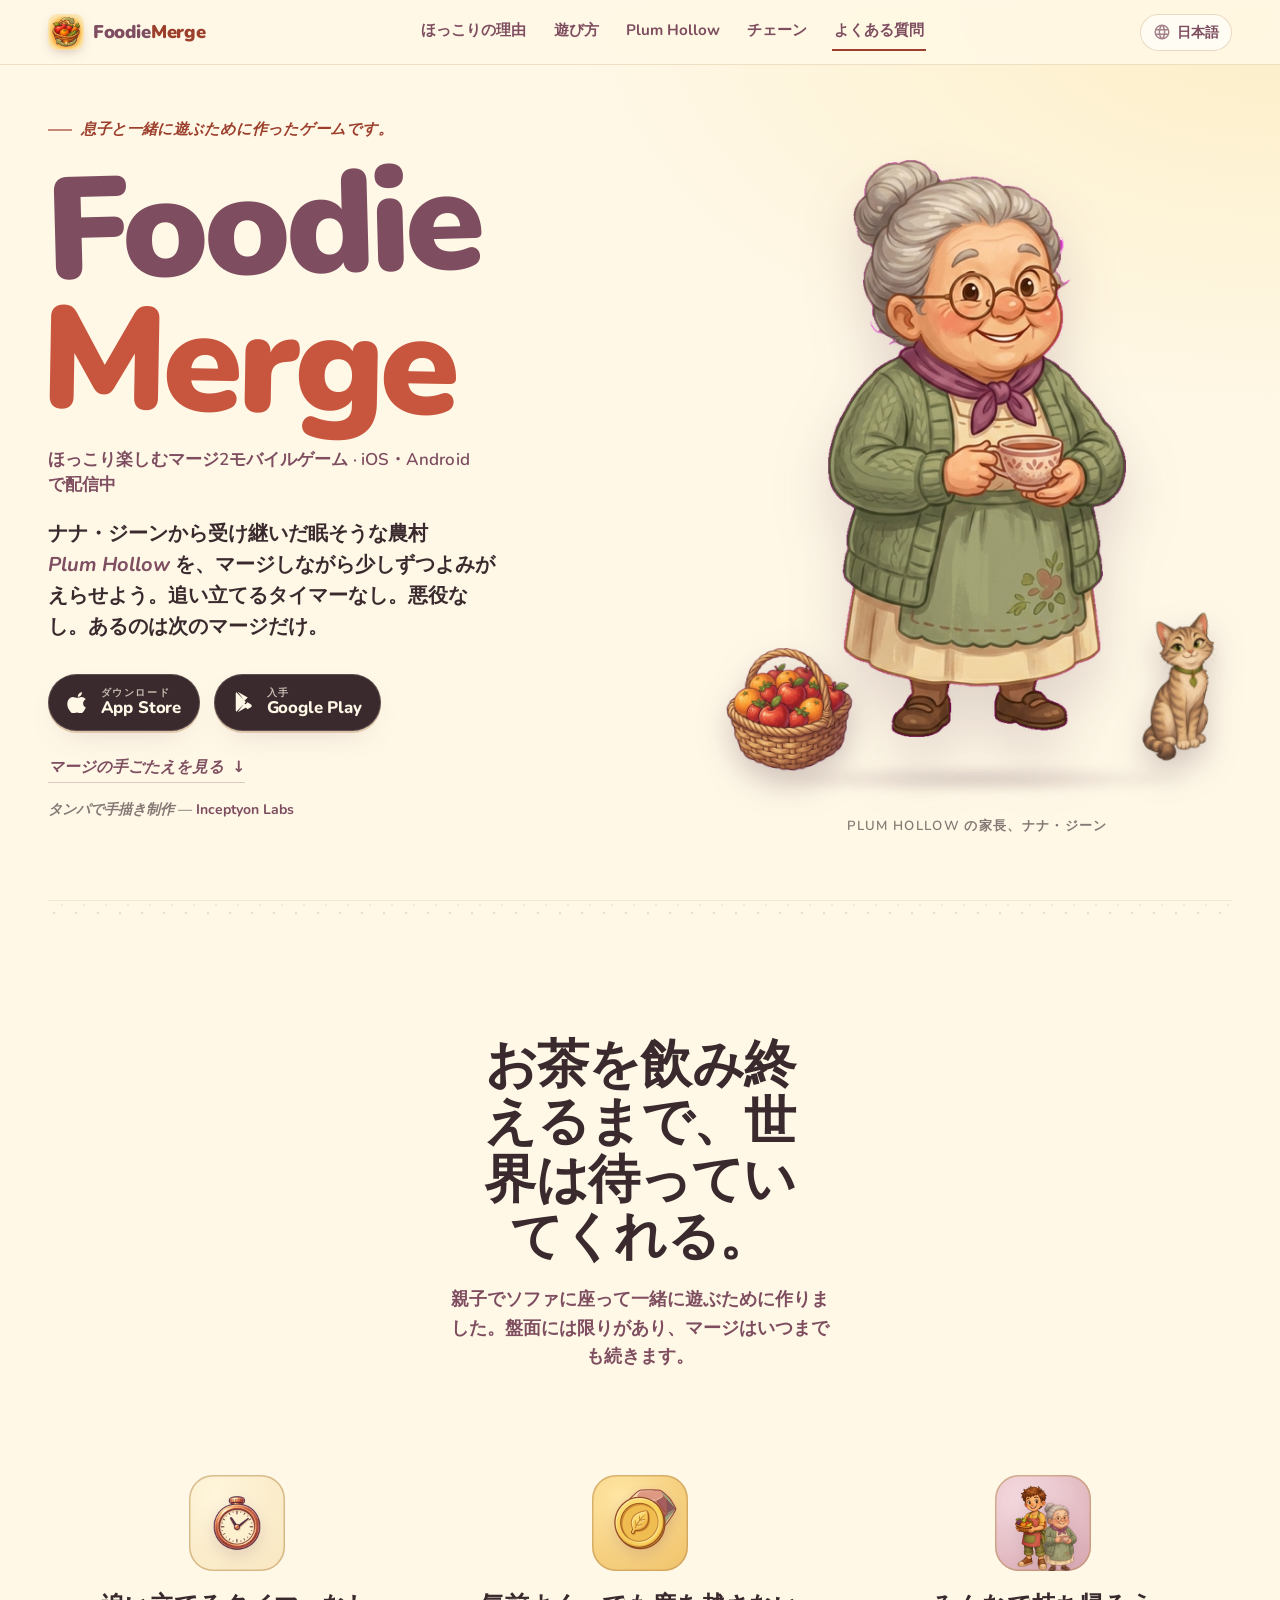
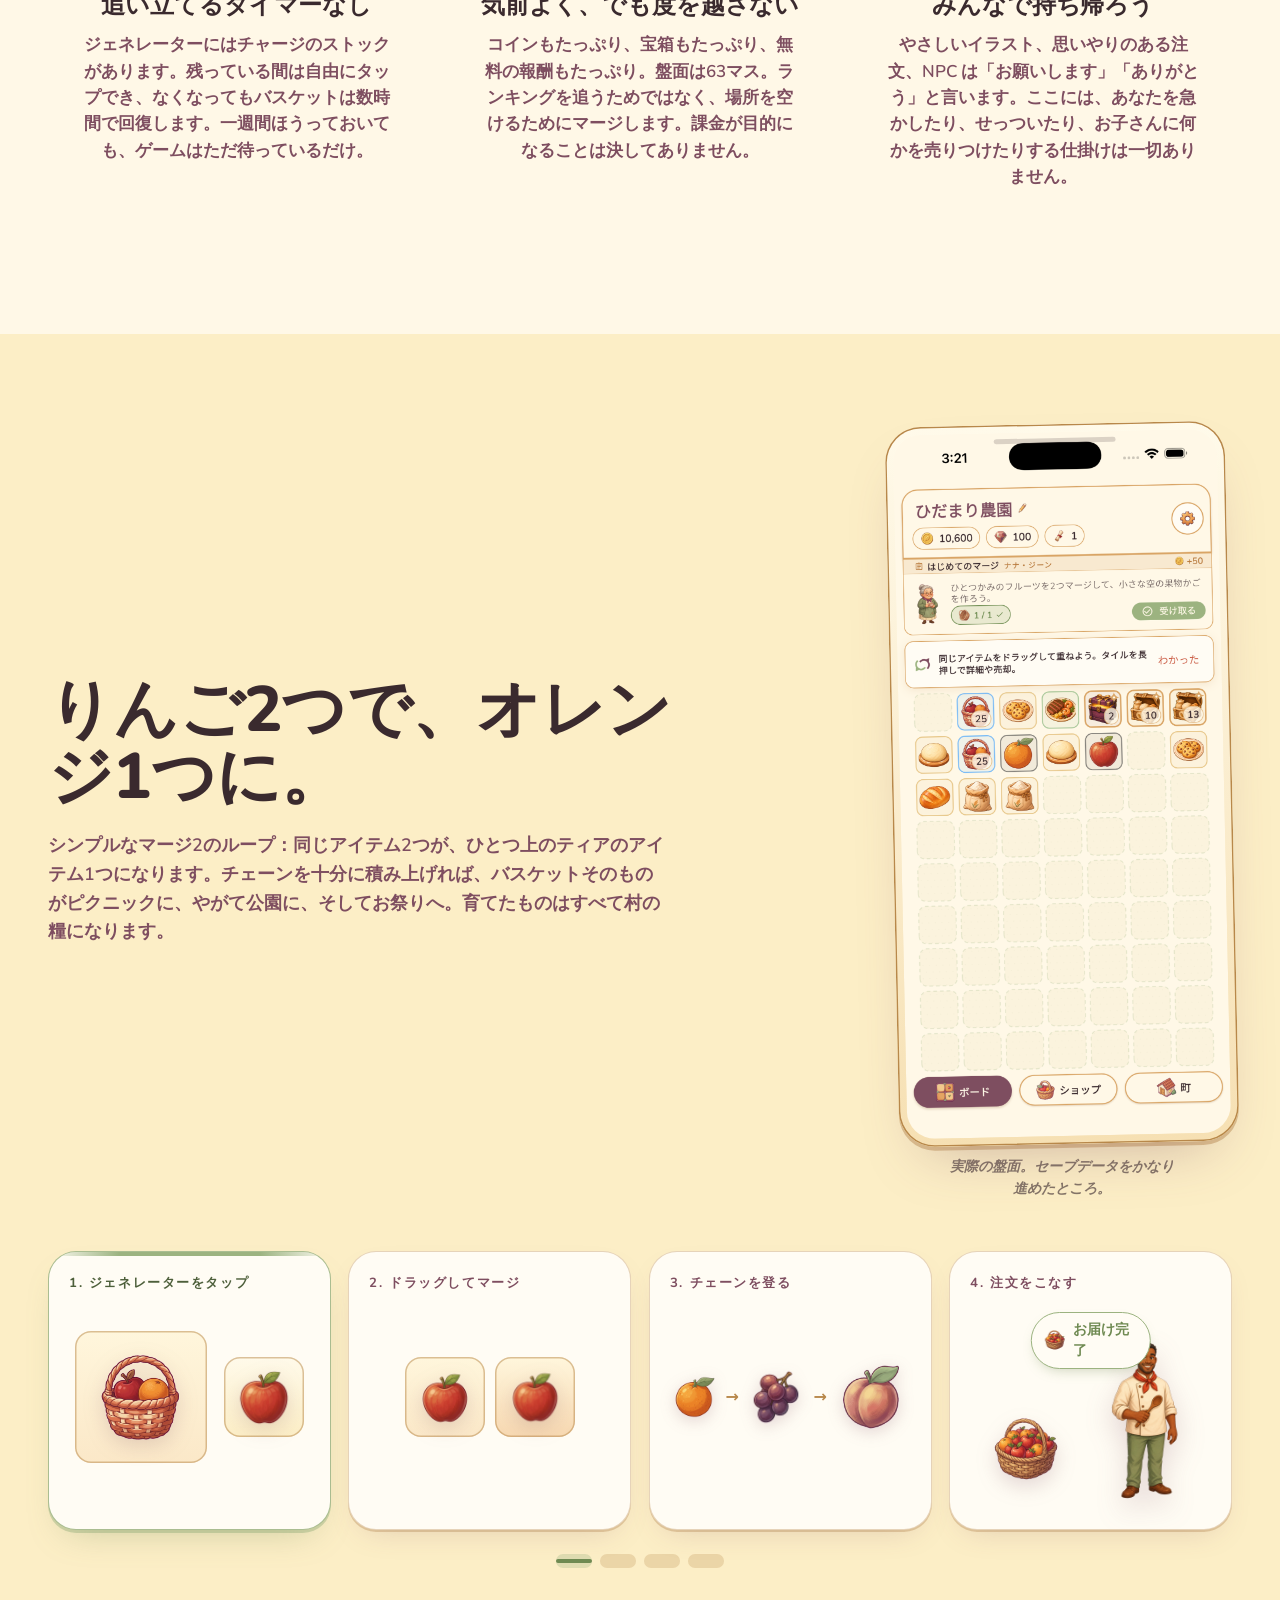
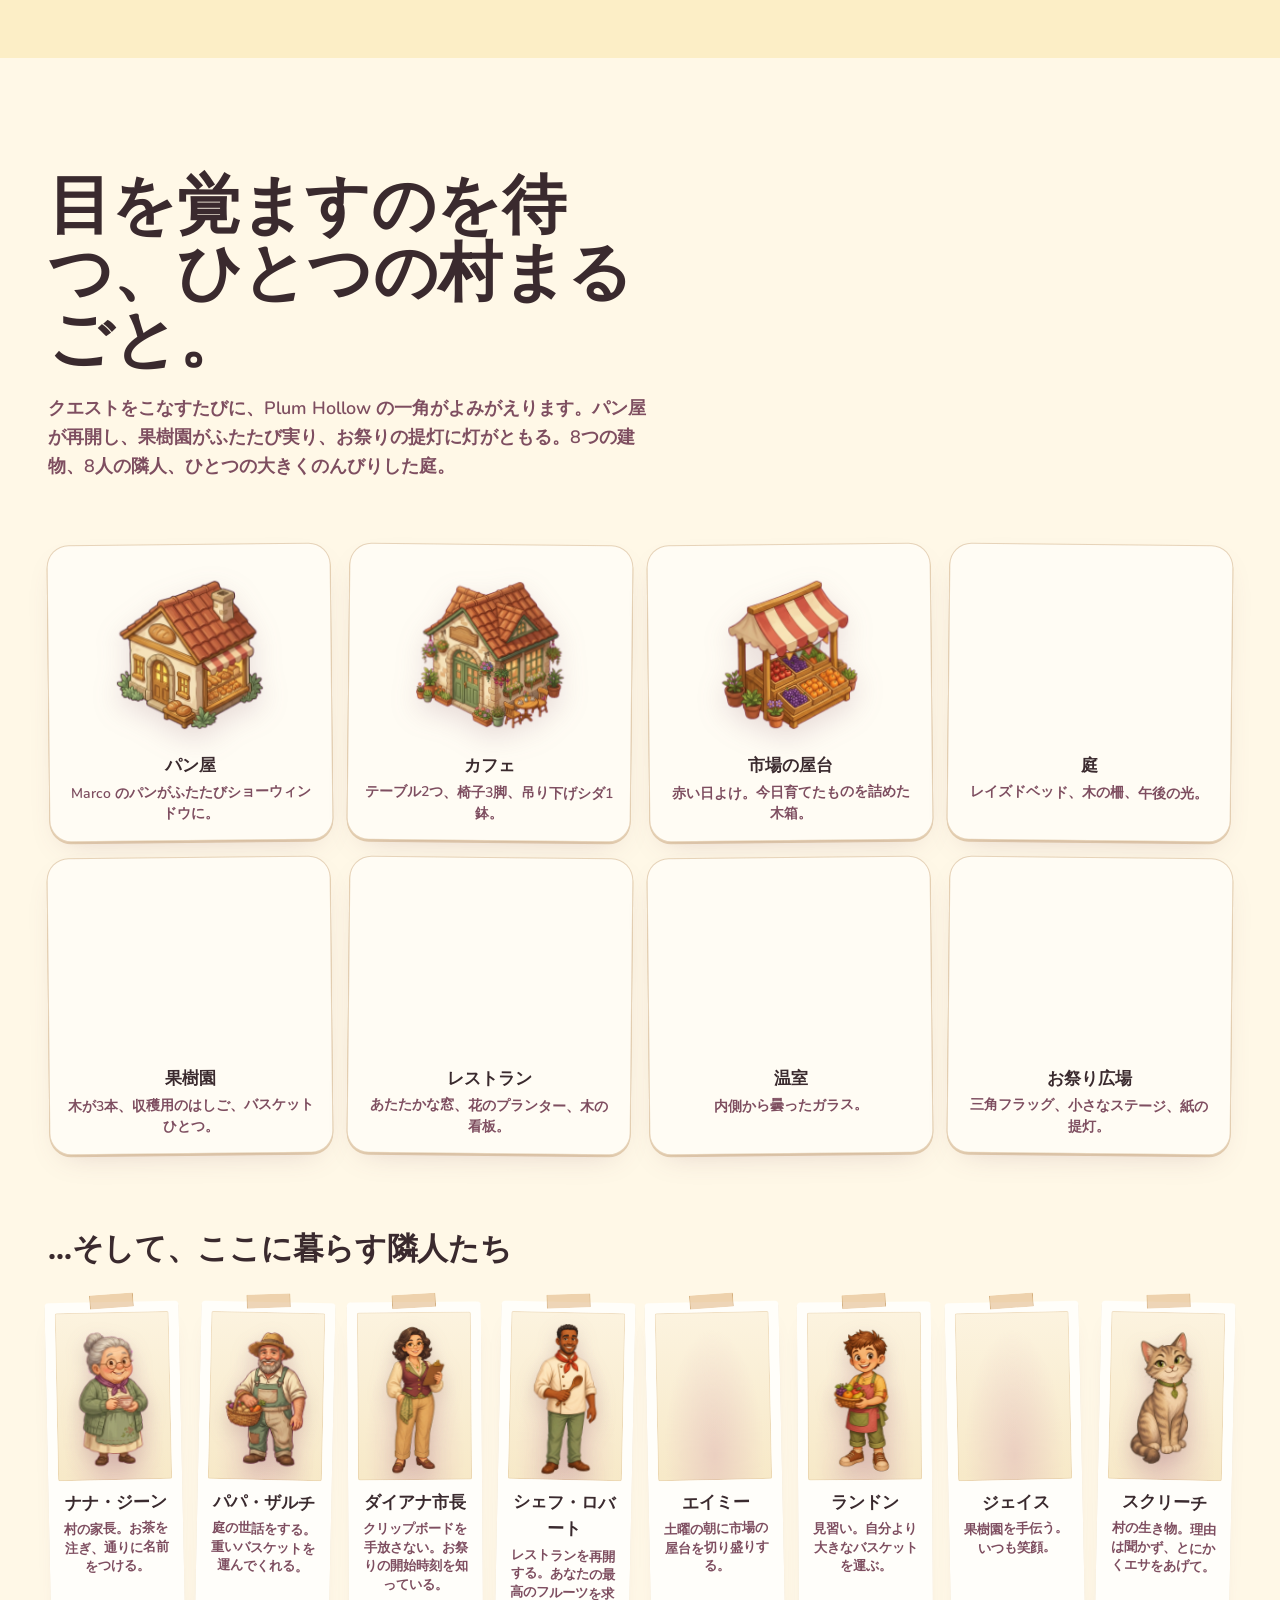
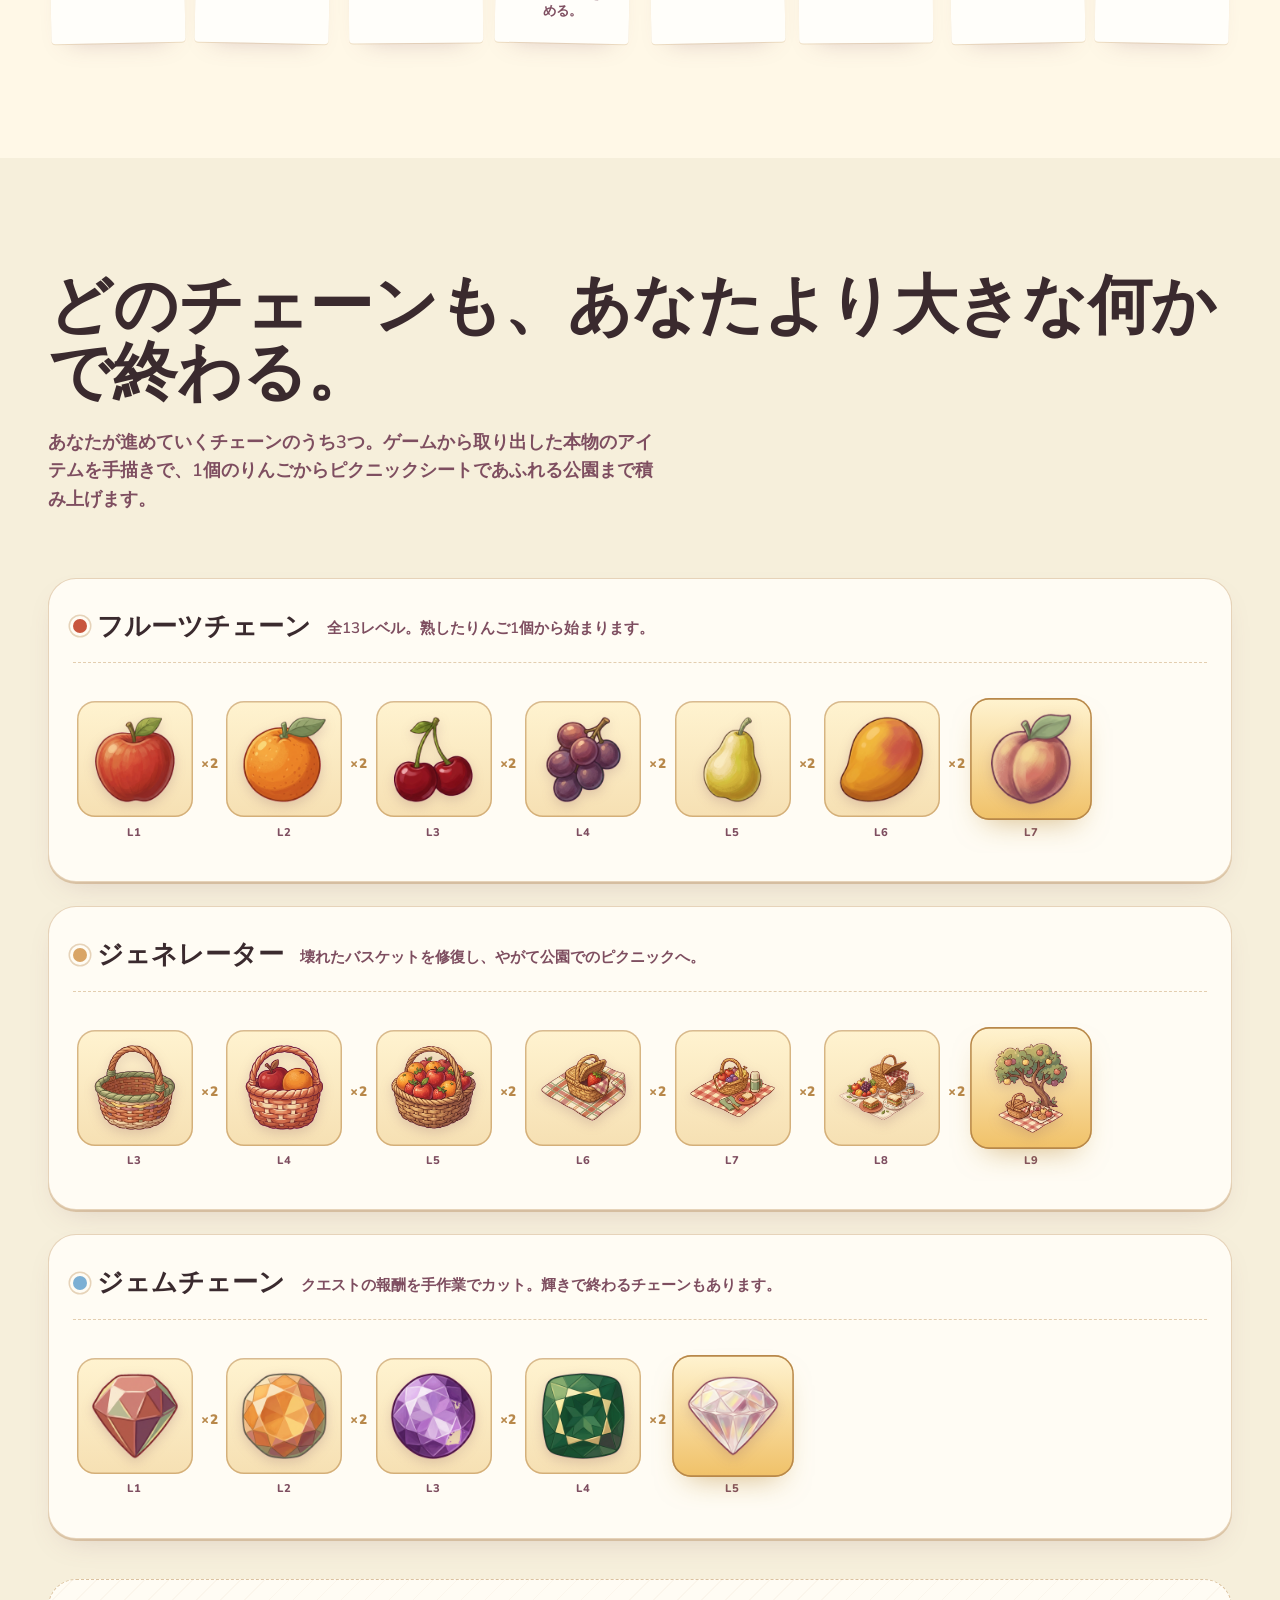
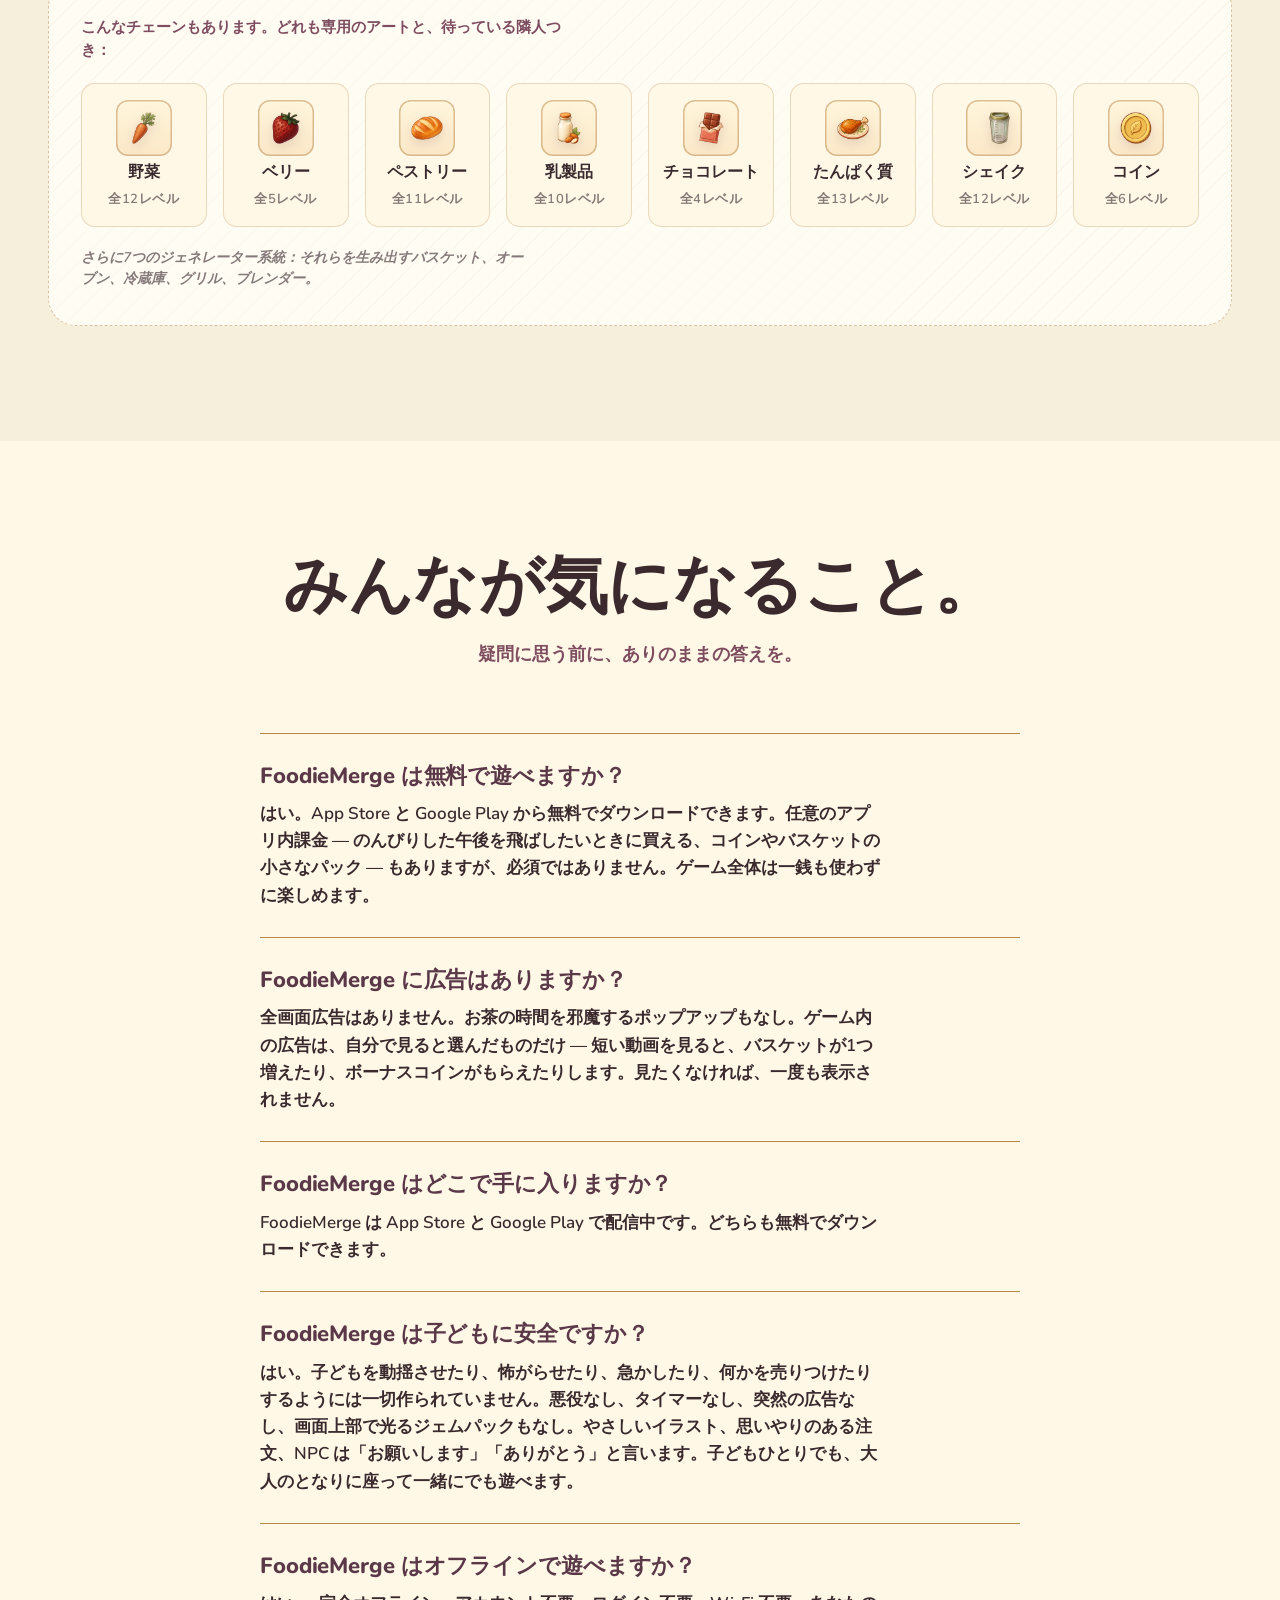
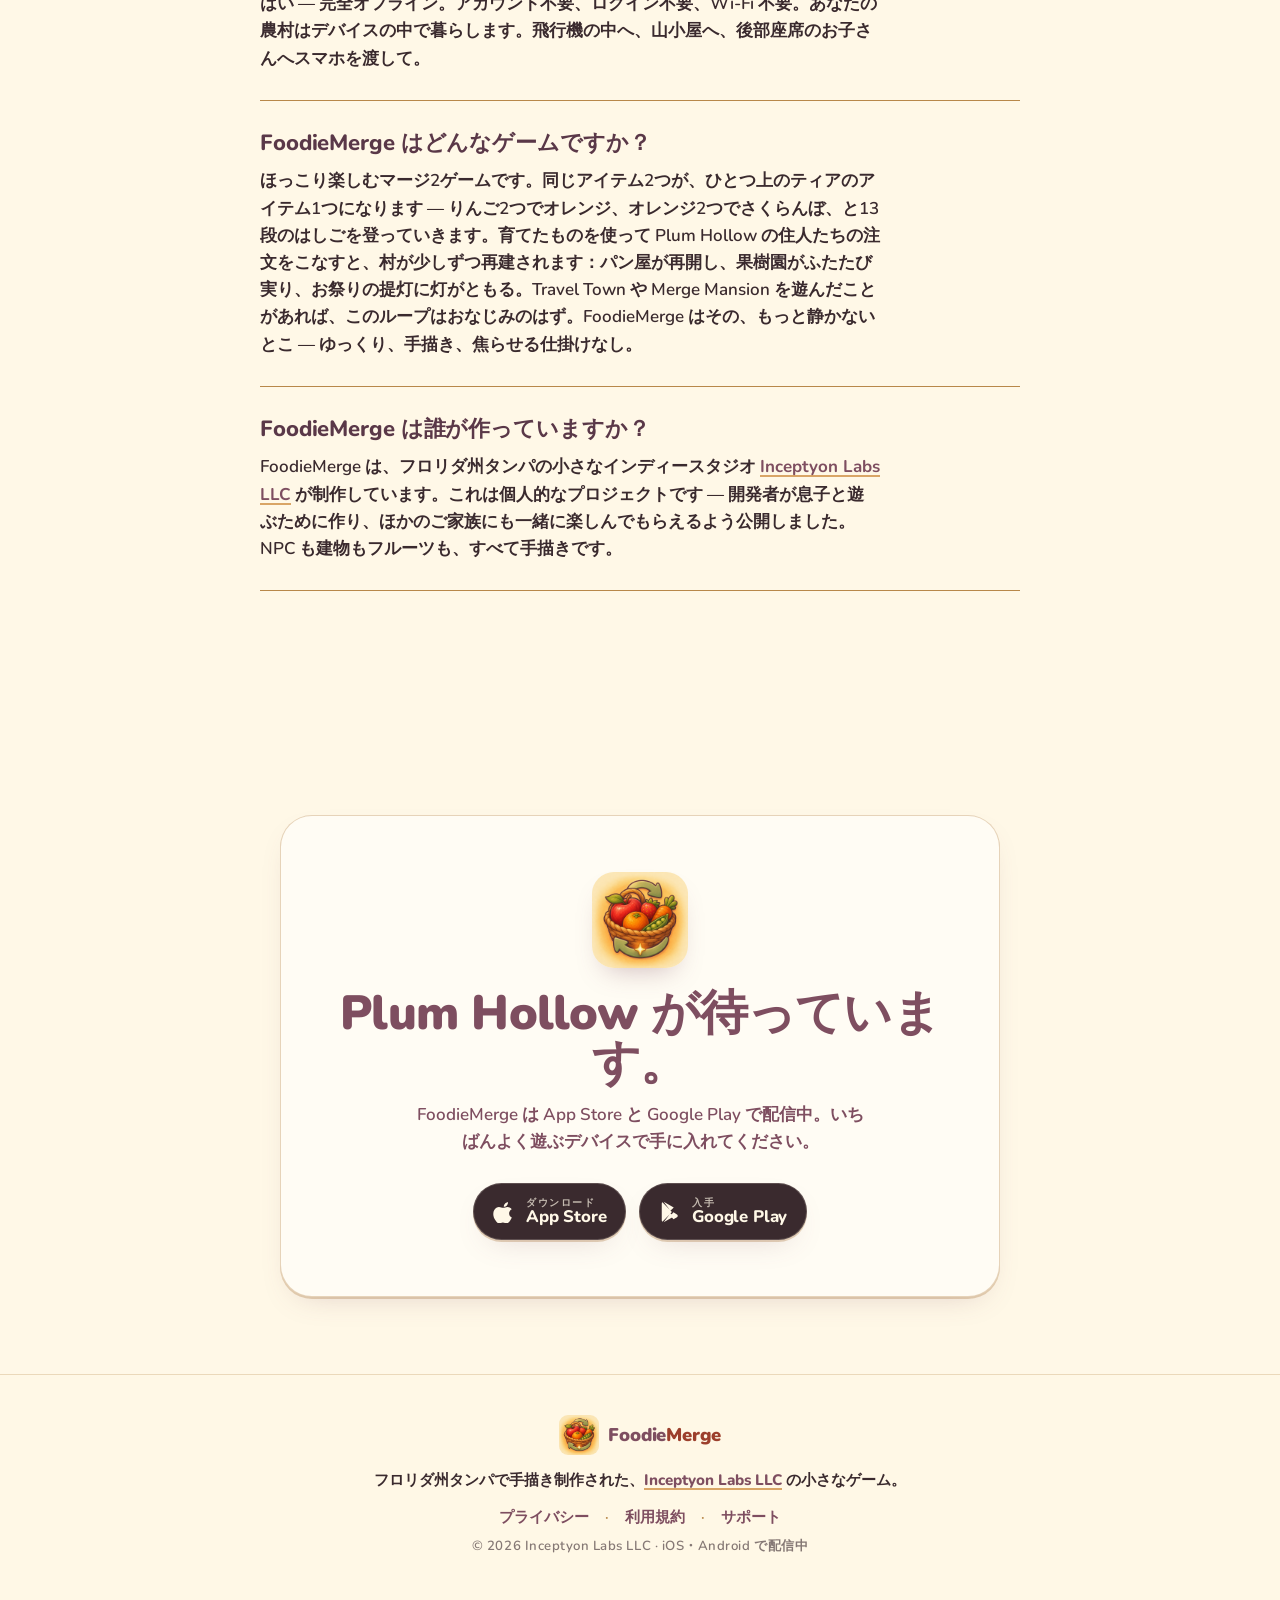
<file: ja/index.html>
<!doctype html>
<html lang="ja">
  <head>
    <meta charset="utf-8" />
    <meta name="viewport" content="width=device-width, initial-scale=1, viewport-fit=cover" />
    <meta name="theme-color" content="#FFF8E7" />
    <script>
      // First-visit language routing. Only ever redirects FROM the English root,
      // so there is no flash on localized pages and no redirect loop. A manual
      // choice in the switcher (stored as fm_lang) always wins, including "English".
      (function () {
        try {
          var path = location.pathname;
          if (path !== "/" && path !== "/index.html") return;
          var SUP = ["de", "ja", "ko", "fr", "es"];
          var want = null;
          try { want = localStorage.getItem("fm_lang"); } catch (e) {}
          if (!want) {
            var navs = navigator.languages || [navigator.language || "en"];
            for (var i = 0; i < navs.length; i++) {
              var l = (navs[i] || "").slice(0, 2).toLowerCase();
              if (l === "en") { want = "en"; break; }
              if (SUP.indexOf(l) > -1) { want = l; break; }
            }
          }
          if (want && want !== "en" && SUP.indexOf(want) > -1) location.replace("/" + want + "/");
        } catch (e) {}
      })();
    </script>
    <title>FoodieMerge · のんびり楽しむ農村マージゲーム</title>
    <meta name="description" content="Inceptyon Labs がおくる、iOS・Android 向けのほっこりマージ2ゲーム。Nana Jean から受け継いだ眠そうな農村 Plum Hollow を、マージしながら少しずつ再建しよう。突然の広告なし、プレッシャーなし。App Store と Google Play で配信中。" />
    <meta name="author" content="Inceptyon Labs LLC" />
    <link rel="canonical" href="https://foodiemerge.com/ja/" />
    <link rel="alternate" hreflang="en" href="https://foodiemerge.com/" />
    <link rel="alternate" hreflang="de" href="https://foodiemerge.com/de/" />
    <link rel="alternate" hreflang="ja" href="https://foodiemerge.com/ja/" />
    <link rel="alternate" hreflang="ko" href="https://foodiemerge.com/ko/" />
    <link rel="alternate" hreflang="fr" href="https://foodiemerge.com/fr/" />
    <link rel="alternate" hreflang="es" href="https://foodiemerge.com/es/" />
    <link rel="alternate" hreflang="x-default" href="https://foodiemerge.com/" />
    <!-- Open Graph -->
    <meta property="og:type" content="website" />
    <meta property="og:url" content="https://foodiemerge.com/ja/" />
    <meta property="og:site_name" content="FoodieMerge" />
    <meta property="og:locale" content="ja_JP" />
    <meta property="og:title" content="FoodieMerge · のんびり楽しむ農村マージゲーム" />
    <meta property="og:description" content="iOS・Android 向けのほっこりマージ2ゲーム。Nana Jean から受け継いだ眠そうな農村を、マージしながら少しずつ再建しよう。App Store と Google Play で配信中。" />
    <meta property="og:image" content="https://foodiemerge.com/assets/og.png" />
    <meta property="og:image:width" content="1200" />
    <meta property="og:image:height" content="630" />
    <meta property="og:image:alt" content="陽だまりのようなクリーム色の背景に置かれた FoodieMerge のロゴ。ナナ・ジーンと手描きのフルーツのイラスト付き。" />

    <!-- Twitter -->
    <meta name="twitter:card" content="summary_large_image" />
    <meta name="twitter:title" content="FoodieMerge · のんびり楽しむ農村マージゲーム" />
    <meta name="twitter:description" content="iOS・Android 向けのほっこりマージ2ゲーム。Nana Jean から受け継いだ眠そうな農村を、マージしながら少しずつ再建しよう。App Store と Google Play で配信中。" />
    <meta name="twitter:image" content="https://foodiemerge.com/assets/og.png" />
    <meta name="twitter:image:alt" content="陽だまりのようなクリーム色の背景に置かれた FoodieMerge のロゴ。ナナ・ジーンと手描きのフルーツのイラスト付き。" />

    <link rel="icon" type="image/png" sizes="32x32" href="/assets/favicons/icon-32.png" />
    <link rel="icon" type="image/png" sizes="16x16" href="/assets/favicons/icon-16.png" />
    <link rel="icon" type="image/png" sizes="192x192" href="/assets/favicons/icon-192.png" />
    <link rel="icon" type="image/png" sizes="512x512" href="/assets/favicons/icon-512.png" />
    <link rel="apple-touch-icon" sizes="180x180" href="/assets/favicons/icon-180.png" />

    <link rel="preconnect" href="https://fonts.googleapis.com" />
    <link rel="preconnect" href="https://fonts.gstatic.com" crossorigin />
    <link
      href="https://fonts.googleapis.com/css2?family=Nunito:wght@500;600;700;800;900&display=swap"
      rel="stylesheet"
    />
    <link rel="stylesheet" href="/styles.css" />

    <!-- Structured data: VideoGame + Organization + WebSite -->
    <script type="application/ld+json">
      {
        "@context": "https://schema.org",
        "@graph": [
          {
            "@type": "VideoGame",
            "@id": "https://foodiemerge.com/#game",
            "name": "FoodieMerge",
            "alternateName": "Foodie Merge",
            "url": "https://foodiemerge.com/",
            "image": "https://foodiemerge.com/assets/ui/app_icon.png",
            "description": "ほっこり楽しむマージ2モバイルゲーム。ナナ・ジーンから受け継いだ眠そうな農村 Plum Hollow を、マージしながら少しずつ再建しよう。突然の広告なし、悪役なし、焦らせる仕掛けなし。",
            "genre": ["Cozy game", "Merge", "Casual", "Family"],
            "gamePlatform": ["iOS", "Android"],
            "applicationCategory": "GameApplication",
            "operatingSystem": ["iOS", "Android"],
            "contentRating": "Everyone",
            "inLanguage": "ja",
            "publisher": { "@id": "https://foodiemerge.com/#publisher" },
            "author": { "@id": "https://foodiemerge.com/#publisher" },
            "datePublished": "2026-05-27",
            "releaseNotes": "Available on the App Store and Google Play."
          },
          {
            "@type": "Organization",
            "@id": "https://foodiemerge.com/#publisher",
            "name": "Inceptyon Labs LLC",
            "url": "https://inceptyon.com/",
            "logo": "https://foodiemerge.com/assets/ui/app_icon.png",
            "address": {
              "@type": "PostalAddress",
              "addressLocality": "Tampa",
              "addressRegion": "FL",
              "addressCountry": "US"
            }
          },
          {
            "@type": "WebSite",
            "@id": "https://foodiemerge.com/#site",
            "url": "https://foodiemerge.com/",
            "name": "FoodieMerge",
            "publisher": { "@id": "https://foodiemerge.com/#publisher" },
            "inLanguage": "ja"
          },
          {
            "@type": "FAQPage",
            "@id": "https://foodiemerge.com/#faq",
            "mainEntity": [
                      {
                                "@type": "Question",
                                "name": "FoodieMerge は無料で遊べますか？",
                                "acceptedAnswer": {
                                          "@type": "Answer",
                                          "text": "はい。App Store と Google Play から無料でダウンロードできます。任意のアプリ内課金 — のんびりした午後を飛ばしたいときに買える、コインやバスケットの小さなパック — もありますが、必須ではありません。ゲーム全体は一銭も使わずに楽しめます。"
                                }
                      },
                      {
                                "@type": "Question",
                                "name": "FoodieMerge に広告はありますか？",
                                "acceptedAnswer": {
                                          "@type": "Answer",
                                          "text": "全画面広告はありません。お茶の時間を邪魔するポップアップもなし。ゲーム内の広告は、自分で見ると選んだものだけ — 短い動画を見ると、バスケットが1つ増えたり、ボーナスコインがもらえたりします。見たくなければ、一度も表示されません。"
                                }
                      },
                      {
                                "@type": "Question",
                                "name": "FoodieMerge はどこで手に入りますか？",
                                "acceptedAnswer": {
                                          "@type": "Answer",
                                          "text": "FoodieMerge は App Store と Google Play で配信中です。どちらも無料でダウンロードできます。"
                                }
                      },
                      {
                                "@type": "Question",
                                "name": "FoodieMerge は子どもに安全ですか？",
                                "acceptedAnswer": {
                                          "@type": "Answer",
                                          "text": "はい。子どもを動揺させたり、怖がらせたり、急かしたり、何かを売りつけたりするようには一切作られていません。悪役なし、タイマーなし、突然の広告なし、画面上部で光るジェムパックもなし。やさしいイラスト、思いやりのある注文、NPC は「お願いします」「ありがとう」と言います。子どもひとりでも、大人のとなりに座って一緒にでも遊べます。"
                                }
                      },
                      {
                                "@type": "Question",
                                "name": "FoodieMerge はオフラインで遊べますか？",
                                "acceptedAnswer": {
                                          "@type": "Answer",
                                          "text": "はい — 完全オフライン。アカウント不要、ログイン不要、Wi-Fi 不要。あなたの農村はデバイスの中で暮らします。飛行機の中へ、山小屋へ、後部座席のお子さんへスマホを渡して。"
                                }
                      },
                      {
                                "@type": "Question",
                                "name": "FoodieMerge はどんなゲームですか？",
                                "acceptedAnswer": {
                                          "@type": "Answer",
                                          "text": "ほっこり楽しむマージ2ゲームです。同じアイテム2つが、ひとつ上のティアのアイテム1つになります — りんご2つでオレンジ、オレンジ2つでさくらんぼ、と13段のはしごを登っていきます。育てたものを使って Plum Hollow の住人たちの注文をこなすと、村が少しずつ再建されます：パン屋が再開し、果樹園がふたたび実り、お祭りの提灯に灯がともる。Travel Town や Merge Mansion を遊んだことがあれば、このループはおなじみのはず。FoodieMerge はその、もっと静かないとこ — ゆっくり、手描き、焦らせる仕掛けなし。"
                                }
                      },
                      {
                                "@type": "Question",
                                "name": "FoodieMerge は誰が作っていますか？",
                                "acceptedAnswer": {
                                          "@type": "Answer",
                                          "text": "FoodieMerge は、フロリダ州タンパの小さなインディースタジオ Inceptyon Labs LLC が制作しています。これは個人的なプロジェクトです — 開発者が息子と遊ぶために作り、ほかのご家族にも一緒に楽しんでもらえるよう公開しました。NPC も建物もフルーツも、すべて手描きです。"
                                }
                      }
            ]
          }
        ]
      }
    </script>
  </head>

  <body>
    <a class="skip-link" href="#main">コンテンツへスキップ</a>

    <header class="topbar" aria-label="Site header">
      <a class="lockup" href="#top" aria-label="FoodieMerge home">
        <img decoding="async" loading="lazy"
          src="/assets/ui/app_icon.png"
          alt=""
          aria-hidden="true"
          class="lockup__icon"
          width="40"
          height="40"
        />
        <span class="lockup__text">
          <span class="lockup__foodie">Foodie</span><span class="lockup__merge">Merge</span>
        </span>
      </a>
      <nav class="topbar__nav" aria-label="Page sections">
        <a href="#cozy">ほっこりの理由</a>
        <a href="#play">遊び方</a>
        <a href="#town">Plum Hollow</a>
        <a href="#chains">チェーン</a>
        <a href="#faq">よくある質問</a>
      </nav>
      <div class="langswitch" role="group" aria-label="言語">
        <button class="langswitch__toggle" type="button" aria-haspopup="true" aria-expanded="false" aria-controls="langmenu">
          <svg viewBox="0 0 24 24" width="18" height="18" aria-hidden="true"><path fill="currentColor" d="M12 2a10 10 0 1 0 0 20 10 10 0 0 0 0-20Zm6.93 6h-2.95a15.7 15.7 0 0 0-1.38-3.56A8.03 8.03 0 0 1 18.93 8ZM12 4c.83 1.2 1.48 2.53 1.91 4h-3.82c.43-1.47 1.08-2.8 1.91-4ZM4.26 14a7.96 7.96 0 0 1 0-4h3.38a16.6 16.6 0 0 0 0 4H4.26Zm.81 2h2.95c.34 1.27.8 2.46 1.38 3.56A8.03 8.03 0 0 1 5.07 16Zm2.95-8H5.07a8.03 8.03 0 0 1 4.33-3.56A15.7 15.7 0 0 0 8.02 8ZM12 20c-.83-1.2-1.48-2.53-1.91-4h3.82c-.43 1.47-1.08 2.8-1.91 4Zm2.34-6H9.66a14.6 14.6 0 0 1 0-4h4.68a14.6 14.6 0 0 1 0 4Zm.32 5.56c.58-1.1 1.04-2.29 1.38-3.56h2.95a8.03 8.03 0 0 1-4.33 3.56ZM16.36 14a16.6 16.6 0 0 0 0-4h3.38a7.96 7.96 0 0 1 0 4h-3.38Z"/></svg>
          <span class="langswitch__current">日本語</span>
        </button>
        <ul class="langswitch__menu" id="langmenu">
          <li><a href="https://foodiemerge.com/" data-lang="en" hreflang="en">English</a></li>
          <li><a href="https://foodiemerge.com/de/" data-lang="de" hreflang="de">Deutsch</a></li>
          <li><a href="https://foodiemerge.com/ja/" data-lang="ja" hreflang="ja" aria-current="true">日本語</a></li>
          <li><a href="https://foodiemerge.com/ko/" data-lang="ko" hreflang="ko">한국어</a></li>
          <li><a href="https://foodiemerge.com/fr/" data-lang="fr" hreflang="fr">Français</a></li>
          <li><a href="https://foodiemerge.com/es/" data-lang="es" hreflang="es">Español</a></li>
        </ul>
      </div>
    </header>

    <main id="main">
      <!-- HERO -->
      <section id="top" class="hero" aria-labelledby="hero-title">
        <div class="hero__inner">
          <div class="hero__copy">
            <p class="hero__kicker">息子と一緒に遊ぶために作ったゲームです。</p>
            <h1 id="hero-title" class="hero__title">
              <span class="hero__title-foodie">Foodie</span><wbr /><span class="hero__title-merge">Merge</span>
            </h1>
            <p class="hero__subtitle">
              ほっこり楽しむマージ2モバイルゲーム · iOS・Android で配信中
            </p>
            <p class="hero__tagline">
              ナナ・ジーンから受け継いだ眠そうな農村 <em>Plum&nbsp;Hollow</em> を、マージしながら少しずつよみがえらせよう。追い立てるタイマーなし。悪役なし。あるのは次のマージだけ。
            </p>

            <div class="storefront" role="group" aria-label="Get FoodieMerge">
              <a class="store store--apple" href="https://apps.apple.com/app/foodiemerge/id6772793633" aria-label="Download FoodieMerge on the App Store">
                <svg viewBox="0 0 24 24" aria-hidden="true" width="22" height="22">
                  <path
                    fill="currentColor"
                    d="M16.365 1.43c.078 1.27-.428 2.51-1.226 3.392-.79.873-2.083 1.55-3.345 1.448-.094-1.243.514-2.531 1.293-3.357.85-.91 2.247-1.585 3.278-1.483zM20.5 17.9c-.557 1.293-.823 1.87-1.54 3.014-.997 1.585-2.4 3.56-4.143 3.574-1.546.014-1.944-.94-4.04-.927-2.094.013-2.534.94-4.08.926-1.745-.013-3.07-1.785-4.067-3.37C-.038 17.583-.36 12.74 1.404 9.83c1.255-2.073 3.234-3.292 5.094-3.292 1.892 0 3.08.945 4.643.945 1.516 0 2.44-.946 4.628-.946 1.654 0 3.41.882 4.654 2.405-4.092 2.215-3.426 8.013.077 8.957z"
                  />
                </svg>
                <span class="store__text">
                  <span class="store__small">ダウンロード</span>
                  <span class="store__big">App Store</span>
                </span>
              </a>

              <a class="store store--google" href="https://play.google.com/store/apps/details?id=com.inceptyonlabs.foodymerge" aria-label="Get FoodieMerge on Google Play">
                <svg viewBox="0 0 24 24" aria-hidden="true" width="22" height="22">
                  <path
                    fill="currentColor"
                    d="M3.7 1.4C3.3 1.7 3 2.3 3 3v18c0 .7.3 1.3.7 1.6l10.4-10.6L3.7 1.4zm12.1 11l3.8 2.2c1.1.6 1.1 2.4 0 3l-3.8 2.2-3.4-3.7 3.4-3.7zM5.1.7l11 6.3-3.6 3.6L5.1.7zm0 22.6l7.4-9.9 3.6 3.6-11 6.3z"
                  />
                </svg>
                <span class="store__text">
                  <span class="store__small">入手</span>
                  <span class="store__big">Google Play</span>
                </span>
              </a>
            </div>

            <a class="hero__peek" href="#play">
              マージの手ごたえを見る
              <span class="hero__peek-arrow" aria-hidden="true">↓</span>
            </a>

            <p class="hero__sig" aria-label="Made in Tampa">
              タンパで手描き制作 — <span class="hero__sig-strong">Inceptyon Labs</span>
            </p>
          </div>

          <figure class="hero__art" aria-labelledby="hero-art-cap">
            <div class="hero__art-stage">
              <span class="hero__floor" aria-hidden="true"></span>
              <img decoding="async"
                class="hero__nana"
                src="/assets/npcs/nana_jean.png"
                alt="Plum Hollow の家長ナナ・ジーン。セージグリーンのカーディガンを着てティーカップを持っている"
                width="540"
                height="800"
                loading="eager"
                fetchpriority="high"
              />
              <img decoding="async"
                class="hero__prop hero__prop--basket"
                src="/assets/items/large_fruit_basket.png"
                alt=""
                aria-hidden="true"
                width="200"
                height="200"
                loading="eager"
              />
              <img decoding="async"
                class="hero__prop hero__prop--screech"
                src="/assets/npcs/screech.png"
                alt=""
                aria-hidden="true"
                width="160"
                height="220"
                loading="eager"
              />
            </div>
            <figcaption id="hero-art-cap" class="hero__cap">
              Plum Hollow の家長、ナナ・ジーン
            </figcaption>
          </figure>
        </div>

        <div class="board-strip" aria-hidden="true"></div>
      </section>

      <!-- COZY PITCH -->
      <section id="cozy" class="cozy" aria-labelledby="cozy-title">
        <div class="cozy__quote">
          <h2 id="cozy-title" class="cozy__title">
            お茶を飲み終えるまで、世界は待っていてくれる。
          </h2>
          <p class="cozy__lede">
            親子でソファに座って一緒に遊ぶために作りました。盤面には限りがあり、マージはいつまでも続きます。
          </p>
        </div>

        <ol class="pillars">
          <li class="pillar pillar--time">
            <div class="pillar__sigil">
              <img decoding="async" loading="lazy" src="/assets/ui/icon_schedule.png" alt="" aria-hidden="true" width="64" height="64" />
            </div>
            <div class="pillar__body">
              <h3 class="pillar__head">追い立てるタイマーなし</h3>
              <p>
                ジェネレーターにはチャージのストックがあります。残っている間は自由にタップでき、なくなってもバスケットは数時間で回復します。一週間ほうっておいても、ゲームはただ待っているだけ。
              </p>
            </div>
          </li>

          <li class="pillar pillar--money">
            <div class="pillar__sigil">
              <img decoding="async" loading="lazy" src="/assets/items/gold_coin.png" alt="" aria-hidden="true" width="64" height="64" />
              <img decoding="async" loading="lazy" class="pillar__sigil-back" src="/assets/items/ruby.png" alt="" aria-hidden="true" width="48" height="48" />
            </div>
            <div class="pillar__body">
              <h3 class="pillar__head">気前よく、でも度を越さない</h3>
              <p>
                コインもたっぷり、宝箱もたっぷり、無料の報酬もたっぷり。盤面は63マス。ランキングを追うためではなく、場所を空けるためにマージします。課金が目的になることは決してありません。
              </p>
            </div>
          </li>

          <li class="pillar pillar--together">
            <div class="pillar__sigil pillar__sigil--stack">
              <img decoding="async" loading="lazy" class="pillar__sigil-portrait" src="/assets/npcs/landon.png" alt="" aria-hidden="true" width="64" height="96" />
              <img decoding="async" loading="lazy" class="pillar__sigil-portrait pillar__sigil-portrait--back" src="/assets/npcs/nana_jean.png" alt="" aria-hidden="true" width="64" height="96" />
            </div>
            <div class="pillar__body">
              <h3 class="pillar__head">みんなで持ち帰ろう</h3>
              <p>
                やさしいイラスト、思いやりのある注文、NPC は「お願いします」「ありがとう」と言います。ここには、あなたを急かしたり、せっついたり、お子さんに何かを売りつけたりする仕掛けは一切ありません。
              </p>
            </div>
          </li>
        </ol>
      </section>

      <!-- HOW IT PLAYS -->
      <section id="play" class="play" aria-labelledby="play-title">
        <div class="play__intro">
          <div class="play__intro-copy">
            <h2 id="play-title" class="section-title">
              りんご2つで、オレンジ1つに。
            </h2>
            <p class="play__lede">
              シンプルなマージ2のループ：同じアイテム2つが、ひとつ上のティアのアイテム1つになります。チェーンを十分に積み上げれば、バスケットそのものがピクニックに、やがて公園に、そしてお祭りへ。育てたものはすべて村の糧になります。
            </p>
          </div>

          <figure class="play__shot" aria-labelledby="play-shot-cap">
            <div class="play__shot-frame">
              <img decoding="async"
                src="/assets/screenshots/board_ja.png"
                alt="ゲーム終盤の FoodieMerge の盤面：7列のグリッドがフルーツ、野菜、ジェネレーターで埋まり、右側には住人からのクエスト、上部の財布にはコインとジェム。"
                width="540"
                height="1174"
                loading="lazy"
              />
            </div>
            <figcaption id="play-shot-cap" class="play__shot-cap">
              実際の盤面。セーブデータをかなり進めたところ。
            </figcaption>
          </figure>
        </div>

        <div class="loop" role="region" aria-label="The merge loop, demonstrated">
          <ol class="loop__track" id="loopTrack">
            <li class="loop__step is-active" data-step="0">
              <div class="loop__label">1. ジェネレーターをタップ</div>
              <div class="loop__stage loop__stage--tap">
                <div class="loop__tile loop__tile--gen">
                  <img decoding="async" loading="lazy" src="/assets/items/fruit_basket.png" alt="枝編みのフルーツバスケット" width="128" height="128" />
                  <span class="loop__pulse" aria-hidden="true"></span>
                  <span class="loop__tap-mark" aria-hidden="true"></span>
                </div>
                <div class="loop__tile loop__tile--drop">
                  <img decoding="async" loading="lazy" src="/assets/items/apple.png" alt="赤いりんご" width="96" height="96" />
                </div>
              </div>
            </li>

            <li class="loop__step" data-step="1">
              <div class="loop__label">2. ドラッグしてマージ</div>
              <div class="loop__stage loop__stage--merge">
                <div class="loop__tile loop__tile--source">
                  <img height="96" width="96" decoding="async" loading="lazy" src="/assets/items/apple.png" alt="" aria-hidden="true" class="loop__merge-source" />
                </div>
                <div class="loop__tile loop__tile--target">
                  <img height="96" width="96" decoding="async" loading="lazy" src="/assets/items/apple.png" alt="" aria-hidden="true" class="loop__merge-target-apple" />
                  <img height="96" width="96" decoding="async" loading="lazy" src="/assets/items/orange.png" alt="オレンジ" class="loop__merge-target-orange" />
                  <span class="loop__sparkle" aria-hidden="true"></span>
                </div>
              </div>
            </li>

            <li class="loop__step" data-step="2">
              <div class="loop__label">3. チェーンを登る</div>
              <div class="loop__stage loop__stage--chain">
                <img height="96" width="96" decoding="async" loading="lazy" src="/assets/items/orange.png" alt="" aria-hidden="true" class="loop__chain-item loop__chain-item--sm" />
                <span aria-hidden="true">→</span>
                <img height="96" width="96" decoding="async" loading="lazy" src="/assets/items/grape.png" alt="" aria-hidden="true" class="loop__chain-item loop__chain-item--md" />
                <span aria-hidden="true">→</span>
                <img height="96" width="96" decoding="async" loading="lazy" src="/assets/items/peach.png" alt="" aria-hidden="true" class="loop__chain-item loop__chain-item--lg" />
              </div>
            </li>

            <li class="loop__step" data-step="3">
              <div class="loop__label">4. 注文をこなす</div>
              <div class="loop__stage loop__stage--deliver">
                <div class="loop__bubble">
                  <img decoding="async" loading="lazy" src="/assets/items/large_fruit_basket.png" alt="" aria-hidden="true" width="32" height="32" />
                  <span>お届け完了</span>
                </div>
                <img decoding="async" loading="lazy" class="loop__deliver-item" src="/assets/items/large_fruit_basket.png" alt="" aria-hidden="true" width="92" height="92" />
                <img decoding="async" loading="lazy" class="loop__deliver-target" src="/assets/npcs/chef_robert.png" alt="木のスプーンを持つシェフ・ロバート" width="120" height="180" />
                <div class="loop__reward" aria-hidden="true">
                  <img decoding="async" loading="lazy" src="/assets/items/gold_coin.png" alt="" width="28" height="28" />
                  <span>+ 240</span>
                </div>
              </div>
            </li>
          </ol>

          <div class="loop__controls">
            <button class="loop__dot" type="button" data-go="0" aria-label="ステップ1：ジェネレーターをタップ">
              <span></span>
            </button>
            <button class="loop__dot" type="button" data-go="1" aria-label="ステップ2：ドラッグしてマージ">
              <span></span>
            </button>
            <button class="loop__dot" type="button" data-go="2" aria-label="ステップ3：チェーンを登る">
              <span></span>
            </button>
            <button class="loop__dot" type="button" data-go="3" aria-label="ステップ4：注文をこなす">
              <span></span>
            </button>
          </div>
        </div>
      </section>

      <!-- PLUM HOLLOW -->
      <section id="town" class="town" aria-labelledby="town-title">
        <div class="town__intro">
          <h2 id="town-title" class="section-title">目を覚ますのを待つ、ひとつの村まるごと。</h2>
          <p class="town__lede">
            クエストをこなすたびに、Plum Hollow の一角がよみがえります。パン屋が再開し、果樹園がふたたび実り、お祭りの提灯に灯がともる。8つの建物、8人の隣人、ひとつの大きくのんびりした庭。
          </p>
        </div>

        <ul class="town__map" aria-label="Buildings of Plum Hollow">
          <li class="town__plot" data-plot="bakery">
            <img decoding="async" loading="lazy" src="/assets/buildings/bakery.png" alt="" aria-hidden="true" width="180" height="180" />
            <div class="town__plot-label">
              <h3>パン屋</h3>
              <p>Marco のパンがふたたびショーウィンドウに。</p>
            </div>
          </li>
          <li class="town__plot" data-plot="cafe">
            <img decoding="async" loading="lazy" src="/assets/buildings/cafe.png" alt="" aria-hidden="true" width="180" height="180" />
            <div class="town__plot-label">
              <h3>カフェ</h3>
              <p>テーブル2つ、椅子3脚、吊り下げシダ1鉢。</p>
            </div>
          </li>
          <li class="town__plot" data-plot="market">
            <img decoding="async" loading="lazy" src="/assets/buildings/market_stall.png" alt="" aria-hidden="true" width="180" height="180" />
            <div class="town__plot-label">
              <h3>市場の屋台</h3>
              <p>赤い日よけ。今日育てたものを詰めた木箱。</p>
            </div>
          </li>
          <li class="town__plot" data-plot="garden">
            <img decoding="async" loading="lazy" src="/assets/buildings/garden.png" alt="" aria-hidden="true" width="180" height="180" />
            <div class="town__plot-label">
              <h3>庭</h3>
              <p>レイズドベッド、木の柵、午後の光。</p>
            </div>
          </li>
          <li class="town__plot" data-plot="orchard">
            <img decoding="async" loading="lazy" src="/assets/buildings/orchard.png" alt="" aria-hidden="true" width="180" height="180" />
            <div class="town__plot-label">
              <h3>果樹園</h3>
              <p>木が3本、収穫用のはしご、バスケットひとつ。</p>
            </div>
          </li>
          <li class="town__plot" data-plot="restaurant">
            <img decoding="async" loading="lazy" src="/assets/buildings/restaurant.png" alt="" aria-hidden="true" width="180" height="180" />
            <div class="town__plot-label">
              <h3>レストラン</h3>
              <p>あたたかな窓、花のプランター、木の看板。</p>
            </div>
          </li>
          <li class="town__plot" data-plot="greenhouse">
            <img decoding="async" loading="lazy" src="/assets/buildings/greenhouse.png" alt="" aria-hidden="true" width="180" height="180" />
            <div class="town__plot-label">
              <h3>温室</h3>
              <p>内側から曇ったガラス。</p>
            </div>
          </li>
          <li class="town__plot" data-plot="festival">
            <img decoding="async" loading="lazy" src="/assets/buildings/festival_grounds.png" alt="" aria-hidden="true" width="180" height="180" />
            <div class="town__plot-label">
              <h3>お祭り広場</h3>
              <p>三角フラッグ、小さなステージ、紙の提灯。</p>
            </div>
          </li>
        </ul>

        <h3 class="town__cast-title">…そして、ここに暮らす隣人たち</h3>
        <ul class="cast" aria-label="The townsfolk">
          <li class="cast__card">
            <div class="cast__portrait"><img decoding="async" loading="lazy" src="/assets/npcs/nana_jean.png" alt="セージグリーンのカーディガンを着て、ティーカップを持つナナ・ジーン" width="140" height="200" /></div>
            <h4>ナナ・ジーン</h4>
            <p>村の家長。お茶を注ぎ、通りに名前をつける。</p>
          </li>
          <li class="cast__card">
            <div class="cast__portrait"><img decoding="async" loading="lazy" src="/assets/npcs/papa_zulch.png" alt="オーバーオールと麦わら帽子姿で、野菜のバスケットを持つパパ・ザルチ" width="140" height="200" /></div>
            <h4>パパ・ザルチ</h4>
            <p>庭の世話をする。重いバスケットを運んでくれる。</p>
          </li>
          <li class="cast__card">
            <div class="cast__portrait"><img decoding="async" loading="lazy" src="/assets/npcs/mayor_diana.png" alt="プラム色のベストとベージュのズボン姿で、クリップボードを持つダイアナ市長" width="140" height="200" /></div>
            <h4>ダイアナ市長</h4>
            <p>クリップボードを手放さない。お祭りの開始時刻を知っている。</p>
          </li>
          <li class="cast__card">
            <div class="cast__portrait"><img decoding="async" loading="lazy" src="/assets/npcs/chef_robert.png" alt="白いコックコートと赤いスカーフ姿で、木のスプーンを持つシェフ・ロバート" width="140" height="200" /></div>
            <h4>シェフ・ロバート</h4>
            <p>レストランを再開する。あなたの最高のフルーツを求める。</p>
          </li>
          <li class="cast__card">
            <div class="cast__portrait"><img decoding="async" loading="lazy" src="/assets/npcs/amy.png" alt="朗らかな若い村人エイミー" width="140" height="200" /></div>
            <h4>エイミー</h4>
            <p>土曜の朝に市場の屋台を切り盛りする。</p>
          </li>
          <li class="cast__card">
            <div class="cast__portrait"><img decoding="async" loading="lazy" src="/assets/npcs/landon.png" alt="エプロン姿でフルーツバスケットを持つ少年ランドン" width="140" height="200" /></div>
            <h4>ランドン</h4>
            <p>見習い。自分より大きなバスケットを運ぶ。</p>
          </li>
          <li class="cast__card">
            <div class="cast__portrait"><img decoding="async" loading="lazy" src="/assets/npcs/jase.png" alt="気さくな若い農夫ジェイス" width="140" height="200" /></div>
            <h4>ジェイス</h4>
            <p>果樹園を手伝う。いつも笑顔。</p>
          </li>
          <li class="cast__card">
            <div class="cast__portrait"><img decoding="async" loading="lazy" src="/assets/npcs/screech.png" alt="村の生き物スクリーチ" width="140" height="200" /></div>
            <h4>スクリーチ</h4>
            <p>村の生き物。理由は聞かず、とにかくエサをあげて。</p>
          </li>
        </ul>
      </section>

      <!-- CHAINS -->
      <section id="chains" class="chains" aria-labelledby="chains-title">
        <div class="chains__intro">
          <h2 id="chains-title" class="section-title">
            どのチェーンも、あなたより大きな何かで終わる。
          </h2>
          <p class="chains__lede">
            あなたが進めていくチェーンのうち3つ。ゲームから取り出した本物のアイテムを手描きで、1個のりんごからピクニックシートであふれる公園まで積み上げます。
          </p>
        </div>

        <article class="chain" aria-labelledby="chain-fruit">
          <header class="chain__head">
            <h3 id="chain-fruit"><span class="chain__dot" style="background:var(--terracotta)"></span> フルーツチェーン</h3>
            <p>全13レベル。熟したりんご1個から始まります。</p>
          </header>
          <ol class="chain__rung">
            <li>
              <div class="chain__tile chain__tile--xs"><img decoding="async" loading="lazy" src="/assets/items/apple.png" alt="りんご" width="56" height="56" /></div>
              <span class="chain__level">L1</span>
            </li>
            <li class="chain__arrow" aria-hidden="true">×2</li>
            <li>
              <div class="chain__tile chain__tile--sm"><img decoding="async" loading="lazy" src="/assets/items/orange.png" alt="オレンジ" width="64" height="64" /></div>
              <span class="chain__level">L2</span>
            </li>
            <li class="chain__arrow" aria-hidden="true">×2</li>
            <li>
              <div class="chain__tile chain__tile--md"><img decoding="async" loading="lazy" src="/assets/items/cherry.png" alt="さくらんぼ" width="80" height="80" /></div>
              <span class="chain__level">L3</span>
            </li>
            <li class="chain__arrow" aria-hidden="true">×2</li>
            <li>
              <div class="chain__tile chain__tile--md"><img decoding="async" loading="lazy" src="/assets/items/grape.png" alt="ぶどう" width="80" height="80" /></div>
              <span class="chain__level">L4</span>
            </li>
            <li class="chain__arrow" aria-hidden="true">×2</li>
            <li>
              <div class="chain__tile chain__tile--lg"><img decoding="async" loading="lazy" src="/assets/items/pear.png" alt="なし" width="96" height="96" /></div>
              <span class="chain__level">L5</span>
            </li>
            <li class="chain__arrow" aria-hidden="true">×2</li>
            <li>
              <div class="chain__tile chain__tile--lg"><img decoding="async" loading="lazy" src="/assets/items/mango.png" alt="マンゴー" width="96" height="96" /></div>
              <span class="chain__level">L6</span>
            </li>
            <li class="chain__arrow" aria-hidden="true">×2</li>
            <li>
              <div class="chain__tile chain__tile--lg chain__tile--peak"><img decoding="async" loading="lazy" src="/assets/items/peach.png" alt="もも" width="104" height="104" /></div>
              <span class="chain__level">L7</span>
            </li>
          </ol>
        </article>

        <article class="chain" aria-labelledby="chain-gen">
          <header class="chain__head">
            <h3 id="chain-gen"><span class="chain__dot" style="background:var(--honey)"></span> ジェネレーター</h3>
            <p>壊れたバスケットを修復し、やがて公園でのピクニックへ。</p>
          </header>
          <ol class="chain__rung">
            <li>
              <div class="chain__tile chain__tile--sm"><img decoding="async" loading="lazy" src="/assets/items/large_fruitless_basket.png" alt="空の枝編みバスケット" width="72" height="72" /></div>
              <span class="chain__level">L3</span>
            </li>
            <li class="chain__arrow" aria-hidden="true">×2</li>
            <li>
              <div class="chain__tile chain__tile--md"><img decoding="async" loading="lazy" src="/assets/items/fruit_basket.png" alt="りんごとオレンジの入ったフルーツバスケット" width="88" height="88" /></div>
              <span class="chain__level">L4</span>
            </li>
            <li class="chain__arrow" aria-hidden="true">×2</li>
            <li>
              <div class="chain__tile chain__tile--md"><img decoding="async" loading="lazy" src="/assets/items/large_fruit_basket.png" alt="あふれそうな大きなフルーツバスケット" width="96" height="96" /></div>
              <span class="chain__level">L5</span>
            </li>
            <li class="chain__arrow" aria-hidden="true">×2</li>
            <li>
              <div class="chain__tile chain__tile--lg"><img decoding="async" loading="lazy" src="/assets/items/small_picnic.png" alt="小さなピクニック" width="104" height="104" /></div>
              <span class="chain__level">L6</span>
            </li>
            <li class="chain__arrow" aria-hidden="true">×2</li>
            <li>
              <div class="chain__tile chain__tile--lg"><img decoding="async" loading="lazy" src="/assets/items/medium_picnic.png" alt="中くらいのピクニック" width="112" height="112" /></div>
              <span class="chain__level">L7</span>
            </li>
            <li class="chain__arrow" aria-hidden="true">×2</li>
            <li>
              <div class="chain__tile chain__tile--lg"><img decoding="async" loading="lazy" src="/assets/items/large_picnic.png" alt="大きなピクニック" width="120" height="120" /></div>
              <span class="chain__level">L8</span>
            </li>
            <li class="chain__arrow" aria-hidden="true">×2</li>
            <li>
              <div class="chain__tile chain__tile--lg chain__tile--peak"><img decoding="async" loading="lazy" src="/assets/items/picnic_park.png" alt="ピクニック公園" width="128" height="128" /></div>
              <span class="chain__level">L9</span>
            </li>
          </ol>
        </article>

        <article class="chain" aria-labelledby="chain-gem">
          <header class="chain__head">
            <h3 id="chain-gem"><span class="chain__dot" style="background:var(--gem)"></span> ジェムチェーン</h3>
            <p>クエストの報酬を手作業でカット。輝きで終わるチェーンもあります。</p>
          </header>
          <ol class="chain__rung">
            <li>
              <div class="chain__tile chain__tile--sm"><img decoding="async" loading="lazy" src="/assets/items/ruby.png" alt="ルビー" width="72" height="72" /></div>
              <span class="chain__level">L1</span>
            </li>
            <li class="chain__arrow" aria-hidden="true">×2</li>
            <li>
              <div class="chain__tile chain__tile--md"><img decoding="async" loading="lazy" src="/assets/items/topaz.png" alt="トパーズ" width="80" height="80" /></div>
              <span class="chain__level">L2</span>
            </li>
            <li class="chain__arrow" aria-hidden="true">×2</li>
            <li>
              <div class="chain__tile chain__tile--md"><img decoding="async" loading="lazy" src="/assets/items/amethyst.png" alt="アメジスト" width="88" height="88" /></div>
              <span class="chain__level">L3</span>
            </li>
            <li class="chain__arrow" aria-hidden="true">×2</li>
            <li>
              <div class="chain__tile chain__tile--lg"><img decoding="async" loading="lazy" src="/assets/items/emerald.png" alt="エメラルド" width="96" height="96" /></div>
              <span class="chain__level">L4</span>
            </li>
            <li class="chain__arrow" aria-hidden="true">×2</li>
            <li>
              <div class="chain__tile chain__tile--lg chain__tile--peak"><img decoding="async" loading="lazy" src="/assets/items/diamond.png" alt="ダイヤモンド" width="104" height="104" /></div>
              <span class="chain__level">L5</span>
            </li>
          </ol>
        </article>

        <aside class="chains__more" aria-labelledby="chains-more-title">
          <p id="chains-more-title" class="chains__more-label">
            こんなチェーンもあります。どれも専用のアートと、待っている隣人つき：
          </p>
          <ul class="chains__more-list">
            <li>
              <div class="chains__more-chip"><img height="96" width="96" decoding="async" loading="lazy" src="/assets/items/carrot.png" alt="にんじん" /></div>
              <strong>野菜</strong>
              <span>全12レベル</span>
            </li>
            <li>
              <div class="chains__more-chip"><img height="96" width="96" decoding="async" loading="lazy" src="/assets/items/strawberry.png" alt="いちご" /></div>
              <strong>ベリー</strong>
              <span>全5レベル</span>
            </li>
            <li>
              <div class="chains__more-chip"><img height="96" width="96" decoding="async" loading="lazy" src="/assets/items/bread.png" alt="パン" /></div>
              <strong>ペストリー</strong>
              <span>全11レベル</span>
            </li>
            <li>
              <div class="chains__more-chip"><img height="96" width="96" decoding="async" loading="lazy" src="/assets/items/almond_milk.png" alt="ミルク" /></div>
              <strong>乳製品</strong>
              <span>全10レベル</span>
            </li>
            <li>
              <div class="chains__more-chip"><img height="96" width="96" decoding="async" loading="lazy" src="/assets/items/chocolate_bar.png" alt="板チョコ" /></div>
              <strong>チョコレート</strong>
              <span>全4レベル</span>
            </li>
            <li>
              <div class="chains__more-chip"><img height="96" width="96" decoding="async" loading="lazy" src="/assets/items/chicken_leg.png" alt="チキンレッグ" /></div>
              <strong>たんぱく質</strong>
              <span>全13レベル</span>
            </li>
            <li>
              <div class="chains__more-chip"><img height="96" width="96" decoding="async" loading="lazy" src="/assets/items/blender_cup.png" alt="ブレンダーカップ" /></div>
              <strong>シェイク</strong>
              <span>全12レベル</span>
            </li>
            <li>
              <div class="chains__more-chip"><img height="96" width="96" decoding="async" loading="lazy" src="/assets/items/gold_coin.png" alt="コイン" /></div>
              <strong>コイン</strong>
              <span>全6レベル</span>
            </li>
          </ul>
          <p class="chains__more-foot">
            さらに7つのジェネレーター系統：それらを生み出すバスケット、オーブン、冷蔵庫、グリル、ブレンダー。
          </p>
        </aside>
      </section>

      <!-- FAQ -->
      <section id="faq" class="faq" aria-labelledby="faq-title">
        <div class="faq__intro">
          <h2 id="faq-title" class="section-title">みんなが気になること。</h2>
          <p class="faq__lede">
            疑問に思う前に、ありのままの答えを。
          </p>
        </div>

        <dl class="faq__list">
          <div class="faq__item">
            <dt class="faq__q">FoodieMerge は無料で遊べますか？</dt>
            <dd class="faq__a">
              はい。App Store と Google Play から無料でダウンロードできます。任意のアプリ内課金 &mdash; のんびりした午後を飛ばしたいときに買える、コインやバスケットの小さなパック &mdash; もありますが、必須ではありません。ゲーム全体は一銭も使わずに楽しめます。
            </dd>
          </div>

          <div class="faq__item">
            <dt class="faq__q">FoodieMerge に広告はありますか？</dt>
            <dd class="faq__a">
              全画面広告はありません。お茶の時間を邪魔するポップアップもなし。ゲーム内の広告は、自分で見ると選んだものだけ &mdash; 短い動画を見ると、バスケットが1つ増えたり、ボーナスコインがもらえたりします。見たくなければ、一度も表示されません。
            </dd>
          </div>

          <div class="faq__item">
            <dt class="faq__q">FoodieMerge はどこで手に入りますか？</dt>
            <dd class="faq__a">
              FoodieMerge は App Store と Google Play で配信中です。どちらも無料でダウンロードできます。
            </dd>
          </div>

          <div class="faq__item">
            <dt class="faq__q">FoodieMerge は子どもに安全ですか？</dt>
            <dd class="faq__a">
              はい。子どもを動揺させたり、怖がらせたり、急かしたり、何かを売りつけたりするようには一切作られていません。悪役なし、タイマーなし、突然の広告なし、画面上部で光るジェムパックもなし。やさしいイラスト、思いやりのある注文、NPC は「お願いします」「ありがとう」と言います。子どもひとりでも、大人のとなりに座って一緒にでも遊べます。
            </dd>
          </div>

          <div class="faq__item">
            <dt class="faq__q">FoodieMerge はオフラインで遊べますか？</dt>
            <dd class="faq__a">
              はい &mdash; 完全オフライン。アカウント不要、ログイン不要、Wi-Fi 不要。あなたの農村はデバイスの中で暮らします。飛行機の中へ、山小屋へ、後部座席のお子さんへスマホを渡して。
            </dd>
          </div>

          <div class="faq__item">
            <dt class="faq__q">FoodieMerge はどんなゲームですか？</dt>
            <dd class="faq__a">
              ほっこり楽しむマージ2ゲームです。同じアイテム2つが、ひとつ上のティアのアイテム1つになります &mdash; りんご2つでオレンジ、オレンジ2つでさくらんぼ、と13段のはしごを登っていきます。育てたものを使って Plum Hollow の住人たちの注文をこなすと、村が少しずつ再建されます：パン屋が再開し、果樹園がふたたび実り、お祭りの提灯に灯がともる。Travel Town や Merge Mansion を遊んだことがあれば、このループはおなじみのはず。FoodieMerge はその、もっと静かないとこ &mdash; ゆっくり、手描き、焦らせる仕掛けなし。
            </dd>
          </div>

          <div class="faq__item">
            <dt class="faq__q">FoodieMerge は誰が作っていますか？</dt>
            <dd class="faq__a">
              FoodieMerge は、フロリダ州タンパの小さなインディースタジオ <a href="https://inceptyon.com/" rel="noopener"><strong>Inceptyon Labs LLC</strong></a> が制作しています。これは個人的なプロジェクトです &mdash; 開発者が息子と遊ぶために作り、ほかのご家族にも一緒に楽しんでもらえるよう公開しました。NPC も建物もフルーツも、すべて手描きです。
            </dd>
          </div>
        </dl>
      </section>

      <!-- CLOSING -->
      <section class="closing" aria-labelledby="closing-title">
        <div class="closing__plate">
          <img decoding="async" loading="lazy" src="/assets/ui/app_icon.png" alt="" aria-hidden="true" width="120" height="120" class="closing__icon" />
          <h2 id="closing-title" class="closing__title">
            Plum Hollow が待っています。
          </h2>
          <p class="closing__copy">
            FoodieMerge は App Store と Google Play で配信中。いちばんよく遊ぶデバイスで手に入れてください。
          </p>
          <div class="storefront storefront--closing" role="group" aria-label="Get FoodieMerge on iOS or Android">
            <a class="store store--apple" href="https://apps.apple.com/app/foodiemerge/id6772793633" aria-label="Download FoodieMerge on the App Store">
              <svg viewBox="0 0 24 24" aria-hidden="true" width="22" height="22">
                <path
                  fill="currentColor"
                  d="M16.365 1.43c.078 1.27-.428 2.51-1.226 3.392-.79.873-2.083 1.55-3.345 1.448-.094-1.243.514-2.531 1.293-3.357.85-.91 2.247-1.585 3.278-1.483zM20.5 17.9c-.557 1.293-.823 1.87-1.54 3.014-.997 1.585-2.4 3.56-4.143 3.574-1.546.014-1.944-.94-4.04-.927-2.094.013-2.534.94-4.08.926-1.745-.013-3.07-1.785-4.067-3.37C-.038 17.583-.36 12.74 1.404 9.83c1.255-2.073 3.234-3.292 5.094-3.292 1.892 0 3.08.945 4.643.945 1.516 0 2.44-.946 4.628-.946 1.654 0 3.41.882 4.654 2.405-4.092 2.215-3.426 8.013.077 8.957z"
                />
              </svg>
              <span class="store__text">
                <span class="store__small">ダウンロード</span>
                <span class="store__big">App Store</span>
              </span>
            </a>
            <a class="store store--google" href="https://play.google.com/store/apps/details?id=com.inceptyonlabs.foodymerge" aria-label="Get FoodieMerge on Google Play">
              <svg viewBox="0 0 24 24" aria-hidden="true" width="22" height="22">
                <path
                  fill="currentColor"
                  d="M3.7 1.4C3.3 1.7 3 2.3 3 3v18c0 .7.3 1.3.7 1.6l10.4-10.6L3.7 1.4zm12.1 11l3.8 2.2c1.1.6 1.1 2.4 0 3l-3.8 2.2-3.4-3.7 3.4-3.7zM5.1.7l11 6.3-3.6 3.6L5.1.7zm0 22.6l7.4-9.9 3.6 3.6-11 6.3z"
                />
              </svg>
              <span class="store__text">
                <span class="store__small">入手</span>
                <span class="store__big">Google Play</span>
              </span>
            </a>
          </div>
        </div>
      </section>
    </main>

    <footer class="footer" aria-label="Site footer">
      <div class="footer__inner">
        <div class="footer__lockup">
          <img decoding="async" loading="lazy" src="/assets/ui/app_icon.png" alt="" aria-hidden="true" width="40" height="40" />
          <span class="lockup__text">
            <span class="lockup__foodie">Foodie</span><span class="lockup__merge">Merge</span>
          </span>
        </div>
        <p class="footer__line">
          フロリダ州タンパで手描き制作された、<a href="https://inceptyon.com/" rel="noopener"><strong>Inceptyon Labs LLC</strong></a> の小さなゲーム。
        </p>
        <nav class="footer__legal" aria-label="Legal">
          <a href="/privacy/">プライバシー</a>
          <span aria-hidden="true">·</span>
          <a href="/terms/">利用規約</a>
          <span aria-hidden="true">·</span>
          <a href="/support/">サポート</a>
        </nav>
        <p class="footer__meta">© 2026 Inceptyon Labs LLC · iOS・Android で配信中</p>
      </div>
    </footer>

    <script src="/main.js" defer></script>
  </body>
</html>
</file>
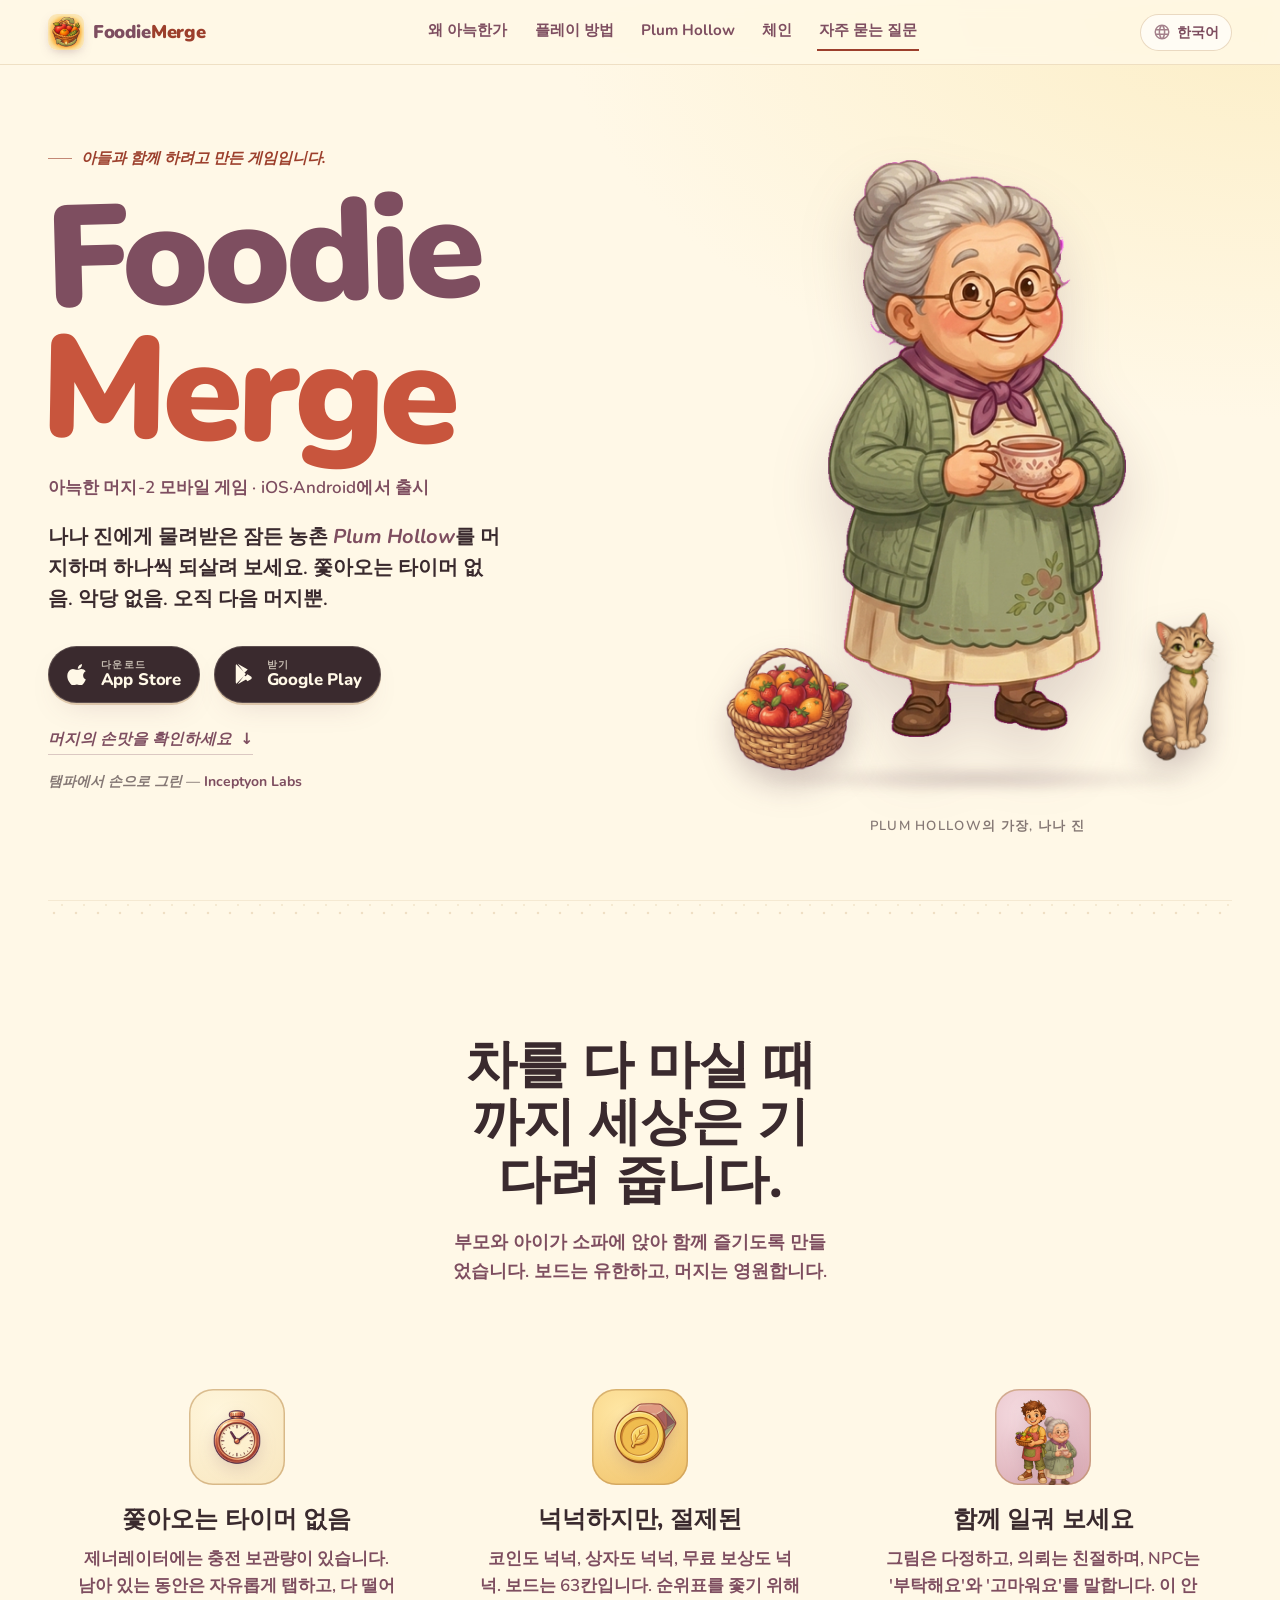
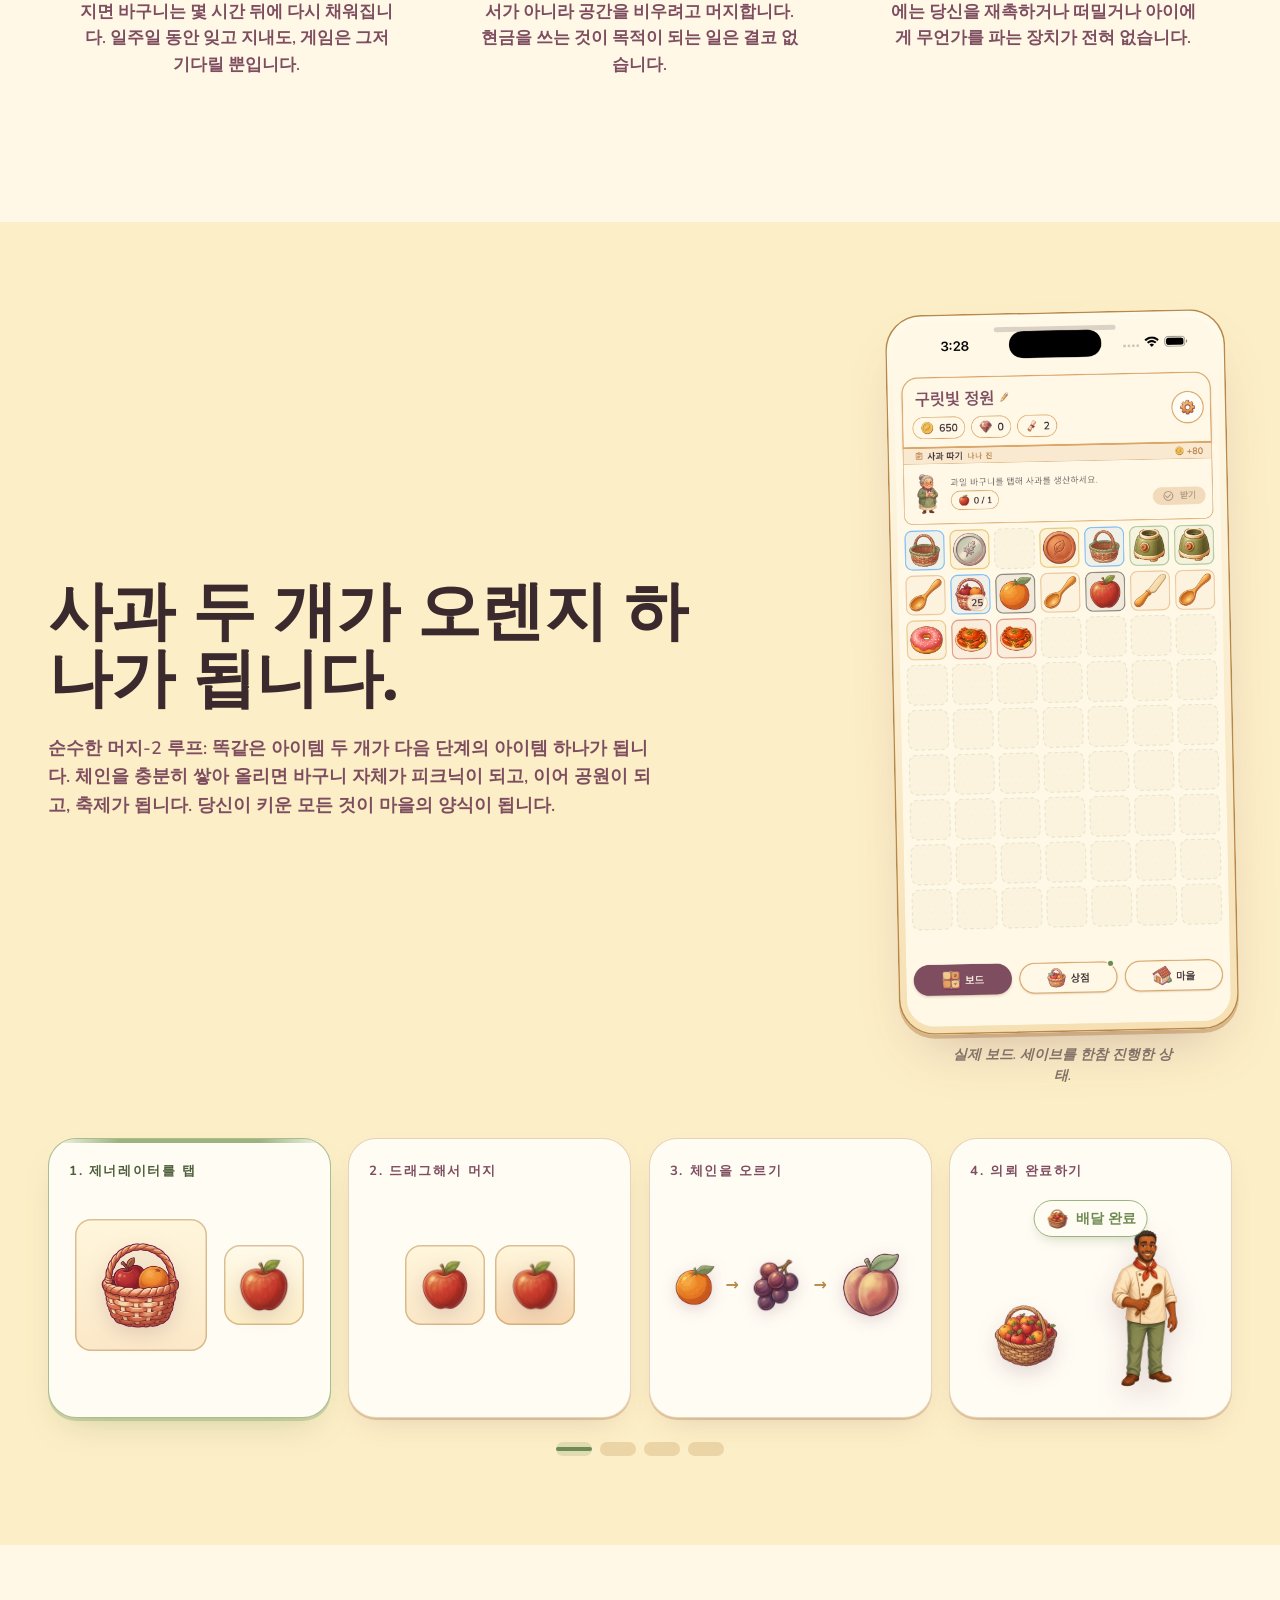
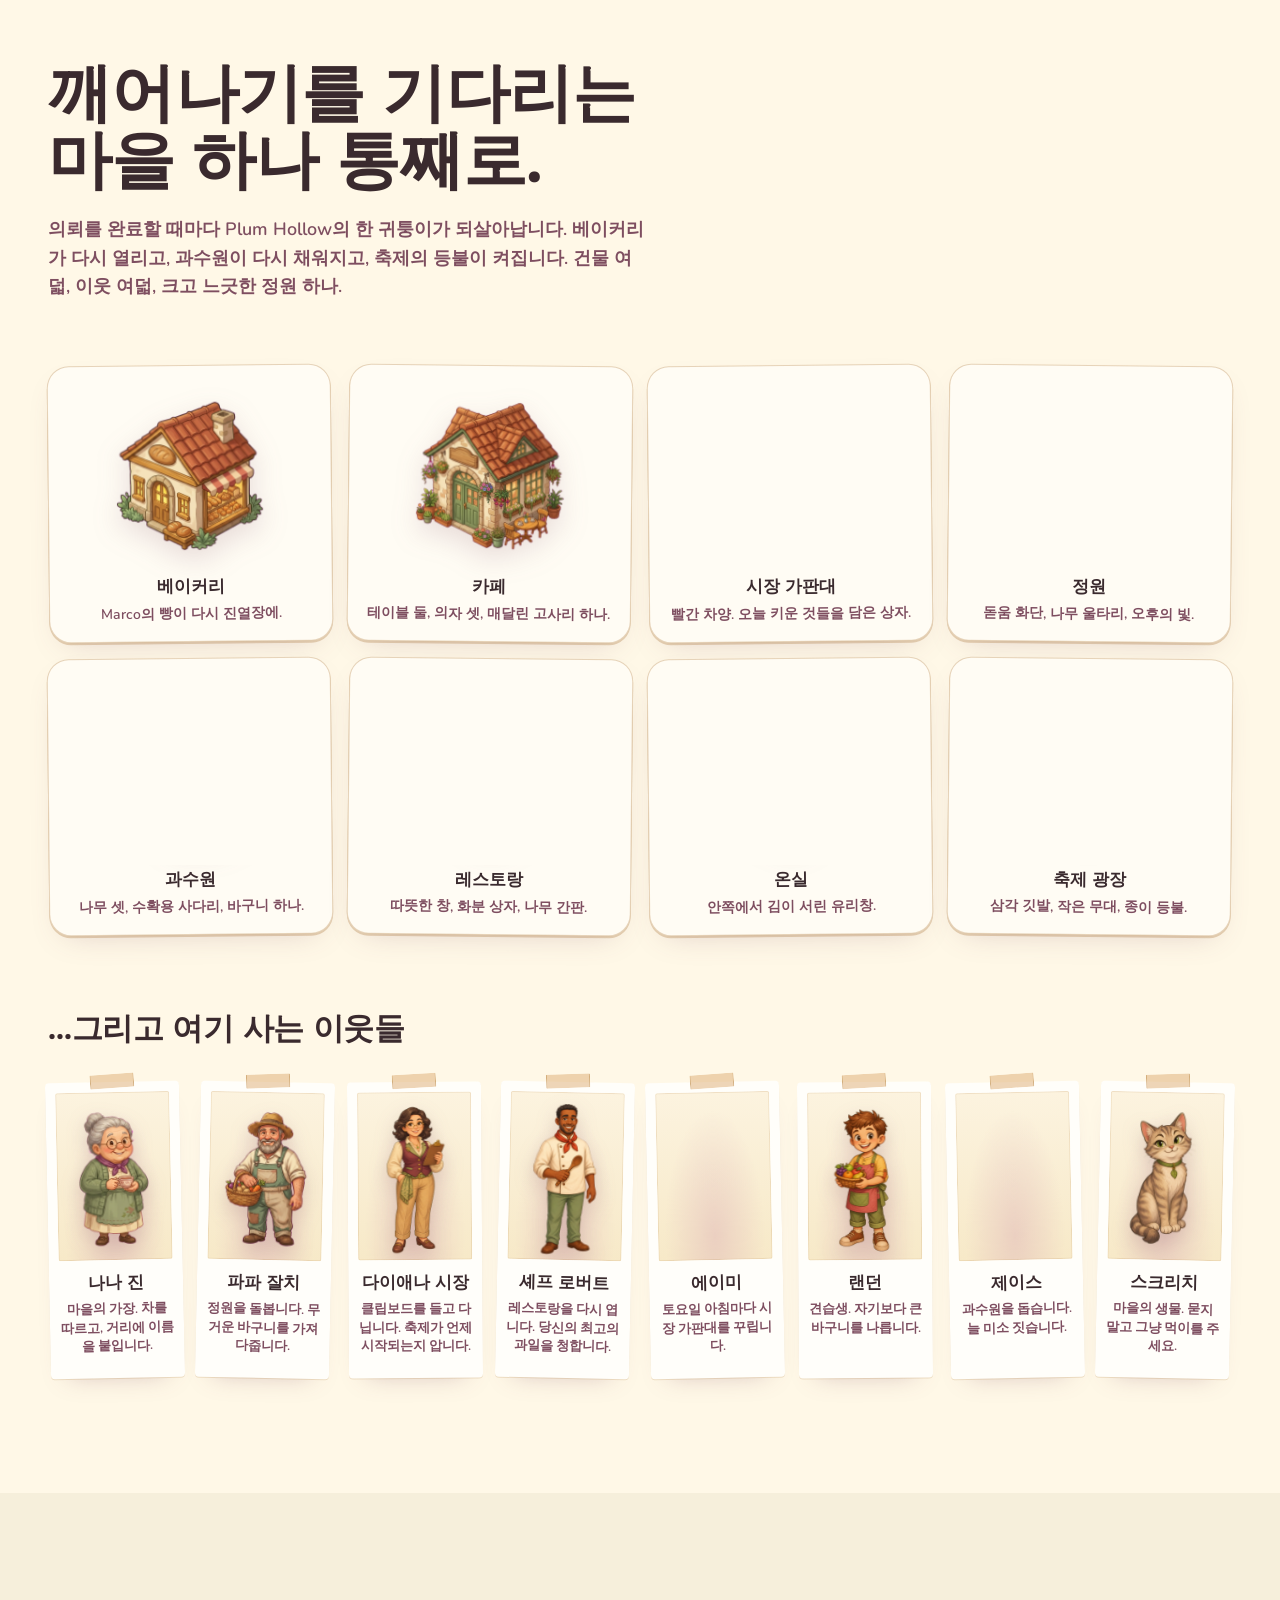
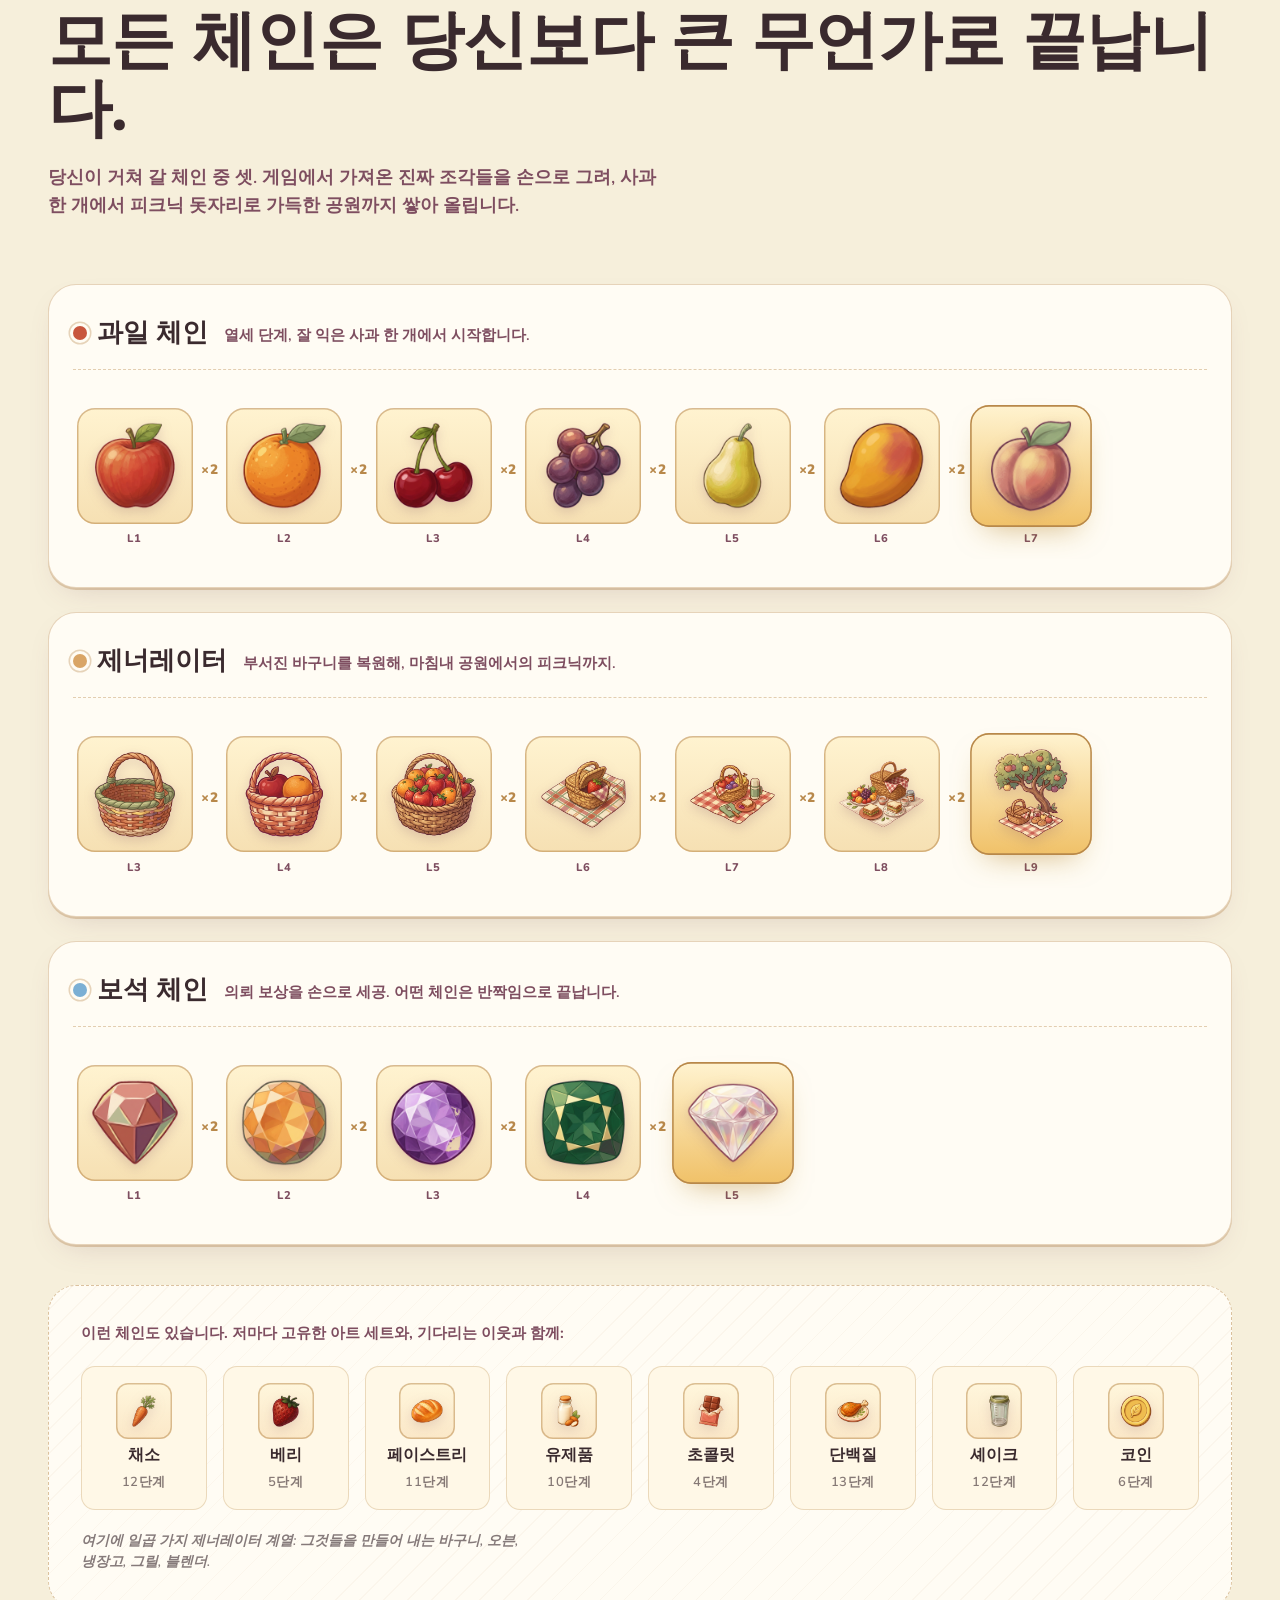
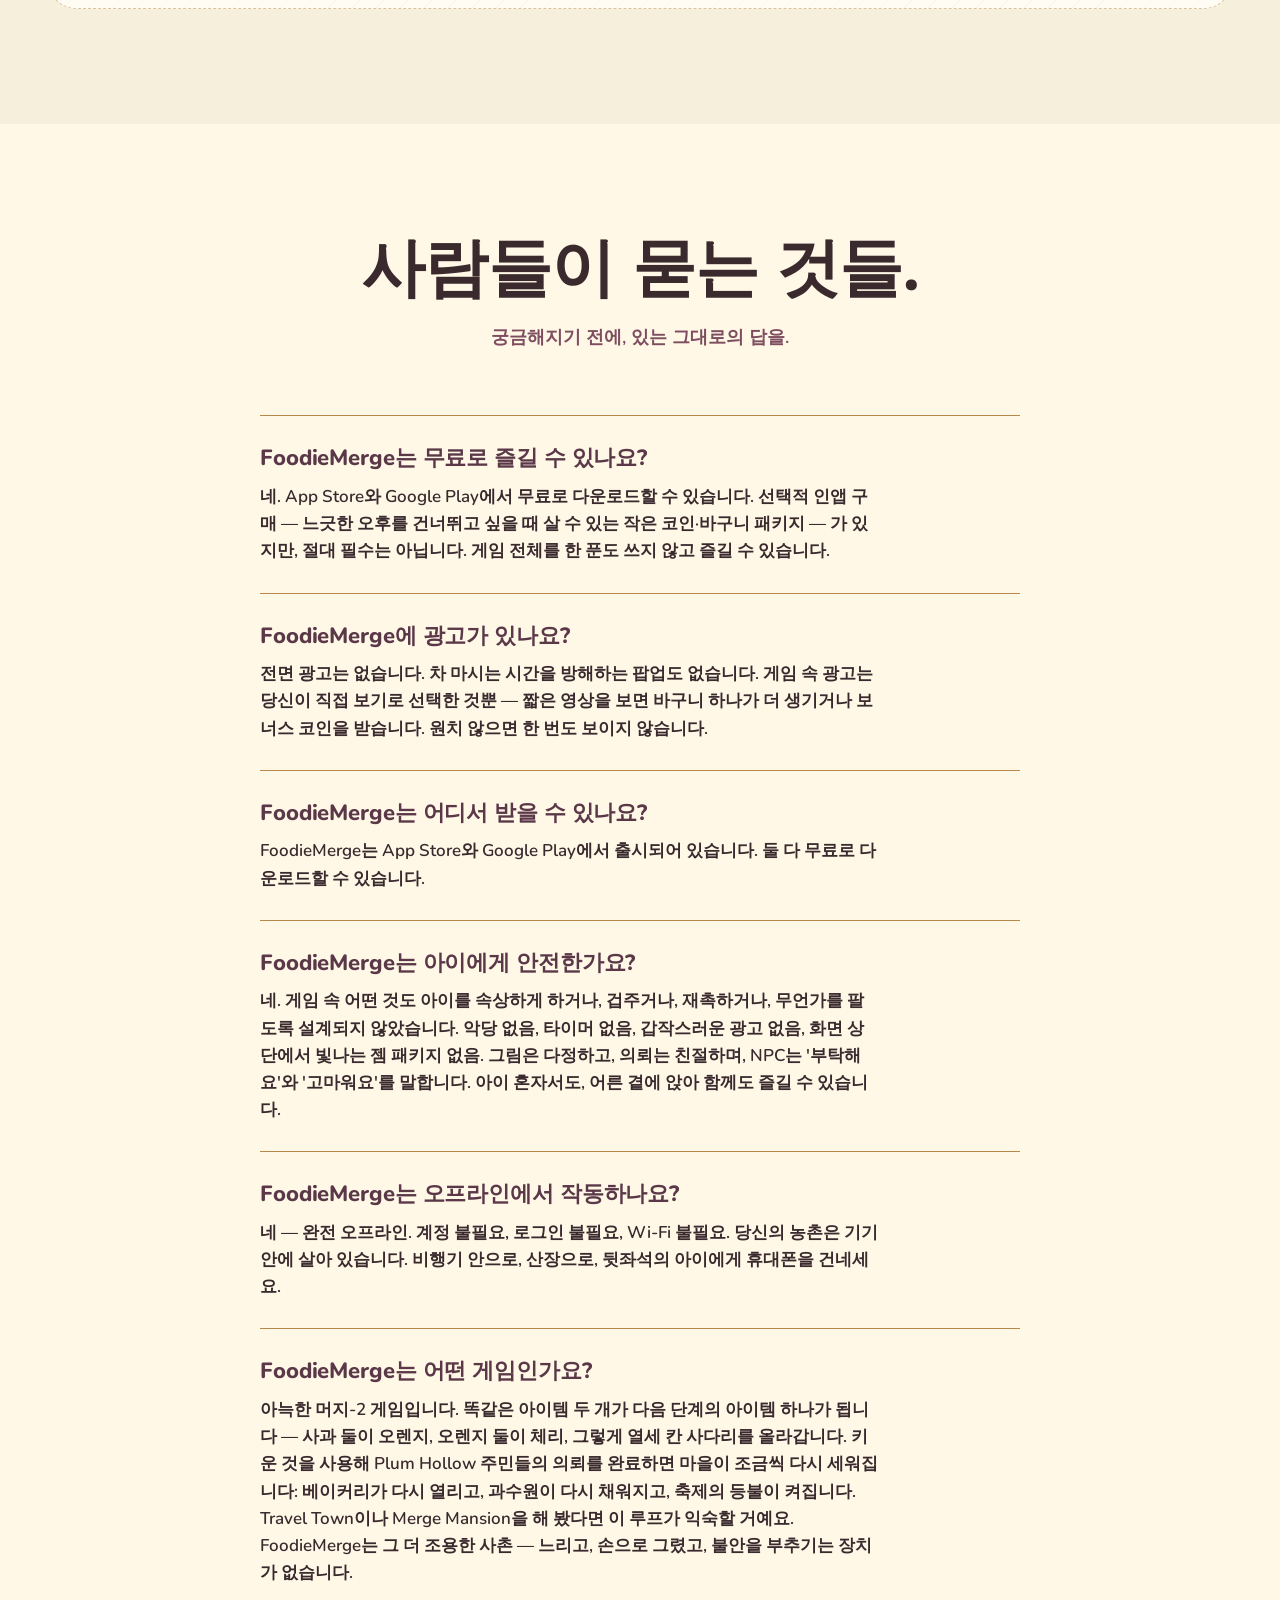
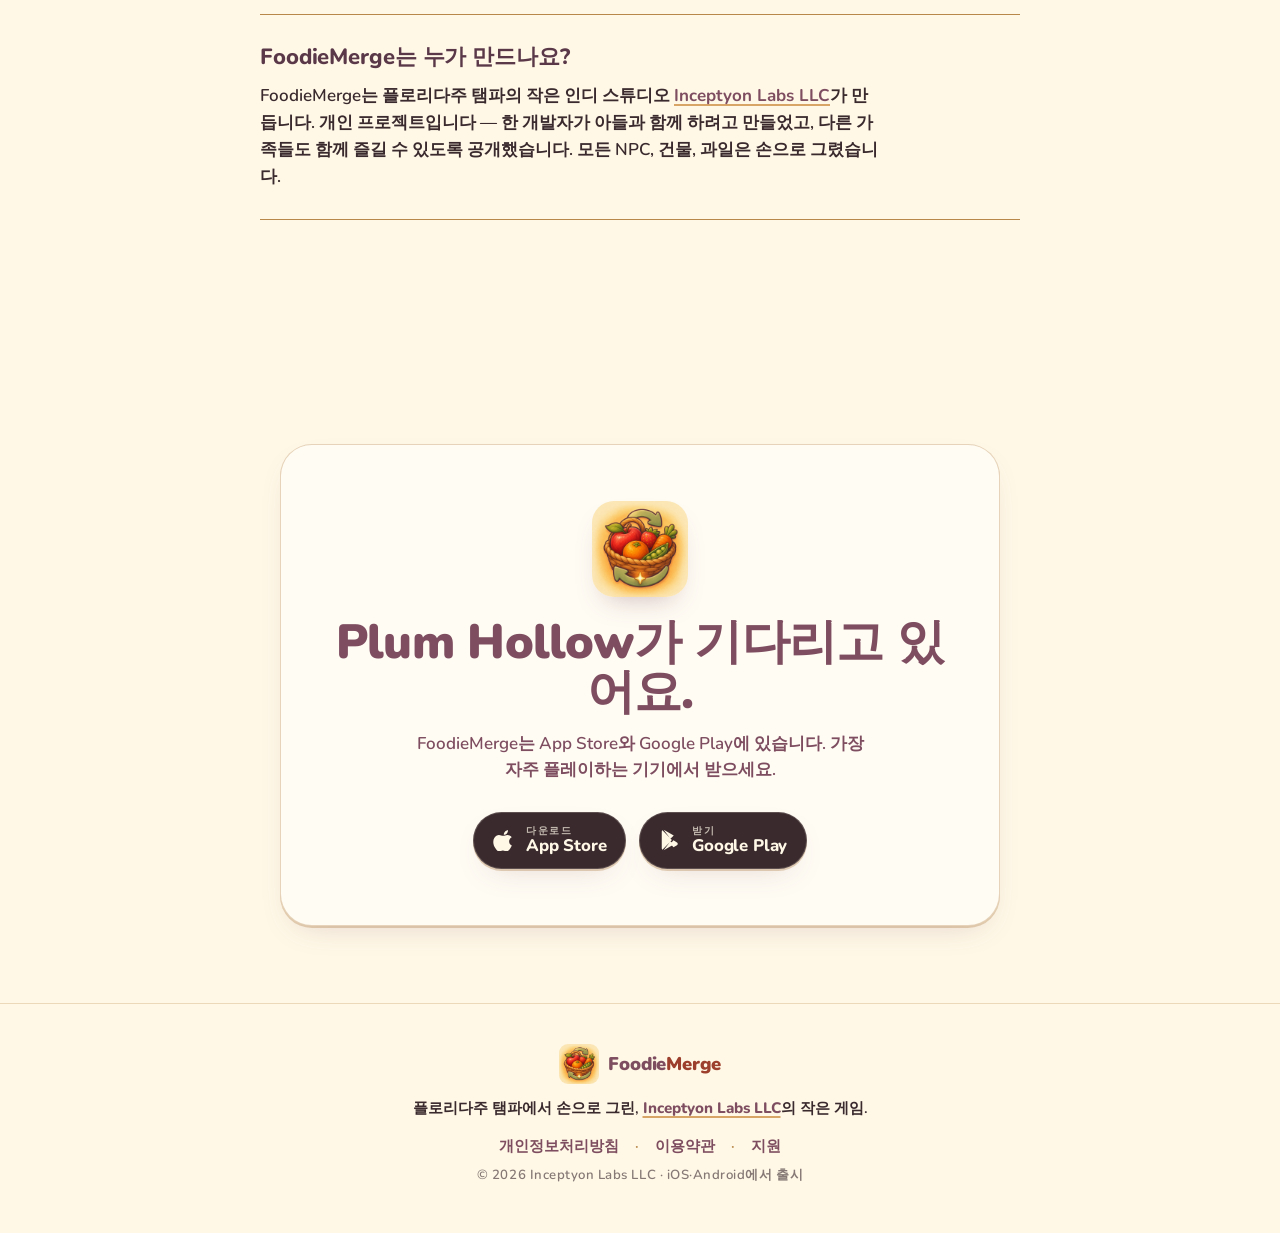
<file: ko/index.html>
<!doctype html>
<html lang="ko">
  <head>
    <meta charset="utf-8" />
    <meta name="viewport" content="width=device-width, initial-scale=1, viewport-fit=cover" />
    <meta name="theme-color" content="#FFF8E7" />
    <script>
      // First-visit language routing. Only ever redirects FROM the English root,
      // so there is no flash on localized pages and no redirect loop. A manual
      // choice in the switcher (stored as fm_lang) always wins, including "English".
      (function () {
        try {
          var path = location.pathname;
          if (path !== "/" && path !== "/index.html") return;
          var SUP = ["de", "ja", "ko", "fr", "es"];
          var want = null;
          try { want = localStorage.getItem("fm_lang"); } catch (e) {}
          if (!want) {
            var navs = navigator.languages || [navigator.language || "en"];
            for (var i = 0; i < navs.length; i++) {
              var l = (navs[i] || "").slice(0, 2).toLowerCase();
              if (l === "en") { want = "en"; break; }
              if (SUP.indexOf(l) > -1) { want = l; break; }
            }
          }
          if (want && want !== "en" && SUP.indexOf(want) > -1) location.replace("/" + want + "/");
        } catch (e) {}
      })();
    </script>
    <title>FoodieMerge · 아늑한 농촌 머지 게임</title>
    <meta name="description" content="Inceptyon Labs가 만든 iOS·Android용 아늑한 머지-2 모바일 게임. 나나 진에게 물려받은 잠든 농촌 Plum Hollow를 머지하며 하나씩 다시 일으켜 보세요. 갑작스러운 광고 없음, 부담 없음. App Store와 Google Play에서 출시." />
    <meta name="author" content="Inceptyon Labs LLC" />
    <link rel="canonical" href="https://foodiemerge.com/ko/" />
    <link rel="alternate" hreflang="en" href="https://foodiemerge.com/" />
    <link rel="alternate" hreflang="de" href="https://foodiemerge.com/de/" />
    <link rel="alternate" hreflang="ja" href="https://foodiemerge.com/ja/" />
    <link rel="alternate" hreflang="ko" href="https://foodiemerge.com/ko/" />
    <link rel="alternate" hreflang="fr" href="https://foodiemerge.com/fr/" />
    <link rel="alternate" hreflang="es" href="https://foodiemerge.com/es/" />
    <link rel="alternate" hreflang="x-default" href="https://foodiemerge.com/" />
    <!-- Open Graph -->
    <meta property="og:type" content="website" />
    <meta property="og:url" content="https://foodiemerge.com/ko/" />
    <meta property="og:site_name" content="FoodieMerge" />
    <meta property="og:locale" content="ko_KR" />
    <meta property="og:title" content="FoodieMerge · 아늑한 농촌 머지 게임" />
    <meta property="og:description" content="iOS·Android용 아늑한 머지-2 모바일 게임. 나나 진에게 물려받은 잠든 농촌을 머지하며 하나씩 다시 일으켜 보세요. App Store와 Google Play에서 출시." />
    <meta property="og:image" content="https://foodiemerge.com/assets/og.png" />
    <meta property="og:image:width" content="1200" />
    <meta property="og:image:height" content="630" />
    <meta property="og:image:alt" content="햇살처럼 따뜻한 크림색 배경 위의 FoodieMerge 로고. 나나 진과 손으로 그린 과일 일러스트와 함께." />

    <!-- Twitter -->
    <meta name="twitter:card" content="summary_large_image" />
    <meta name="twitter:title" content="FoodieMerge · 아늑한 농촌 머지 게임" />
    <meta name="twitter:description" content="iOS·Android용 아늑한 머지-2 모바일 게임. 나나 진에게 물려받은 잠든 농촌을 머지하며 하나씩 다시 일으켜 보세요. App Store와 Google Play에서 출시." />
    <meta name="twitter:image" content="https://foodiemerge.com/assets/og.png" />
    <meta name="twitter:image:alt" content="햇살처럼 따뜻한 크림색 배경 위의 FoodieMerge 로고. 나나 진과 손으로 그린 과일 일러스트와 함께." />

    <link rel="icon" type="image/png" sizes="32x32" href="/assets/favicons/icon-32.png" />
    <link rel="icon" type="image/png" sizes="16x16" href="/assets/favicons/icon-16.png" />
    <link rel="icon" type="image/png" sizes="192x192" href="/assets/favicons/icon-192.png" />
    <link rel="icon" type="image/png" sizes="512x512" href="/assets/favicons/icon-512.png" />
    <link rel="apple-touch-icon" sizes="180x180" href="/assets/favicons/icon-180.png" />

    <link rel="preconnect" href="https://fonts.googleapis.com" />
    <link rel="preconnect" href="https://fonts.gstatic.com" crossorigin />
    <link
      href="https://fonts.googleapis.com/css2?family=Nunito:wght@500;600;700;800;900&display=swap"
      rel="stylesheet"
    />
    <link rel="stylesheet" href="/styles.css" />

    <!-- Structured data: VideoGame + Organization + WebSite -->
    <script type="application/ld+json">
      {
        "@context": "https://schema.org",
        "@graph": [
          {
            "@type": "VideoGame",
            "@id": "https://foodiemerge.com/#game",
            "name": "FoodieMerge",
            "alternateName": "Foodie Merge",
            "url": "https://foodiemerge.com/",
            "image": "https://foodiemerge.com/assets/ui/app_icon.png",
            "description": "아늑한 머지-2 모바일 게임. 나나 진에게 물려받은 잠든 농촌 Plum Hollow를 머지하며 하나씩 다시 일으켜 보세요. 갑작스러운 광고 없음, 악당 없음, 불안을 부추기는 장치 없음.",
            "genre": ["Cozy game", "Merge", "Casual", "Family"],
            "gamePlatform": ["iOS", "Android"],
            "applicationCategory": "GameApplication",
            "operatingSystem": ["iOS", "Android"],
            "contentRating": "Everyone",
            "inLanguage": "ko",
            "publisher": { "@id": "https://foodiemerge.com/#publisher" },
            "author": { "@id": "https://foodiemerge.com/#publisher" },
            "datePublished": "2026-05-27",
            "releaseNotes": "Available on the App Store and Google Play."
          },
          {
            "@type": "Organization",
            "@id": "https://foodiemerge.com/#publisher",
            "name": "Inceptyon Labs LLC",
            "url": "https://inceptyon.com/",
            "logo": "https://foodiemerge.com/assets/ui/app_icon.png",
            "address": {
              "@type": "PostalAddress",
              "addressLocality": "Tampa",
              "addressRegion": "FL",
              "addressCountry": "US"
            }
          },
          {
            "@type": "WebSite",
            "@id": "https://foodiemerge.com/#site",
            "url": "https://foodiemerge.com/",
            "name": "FoodieMerge",
            "publisher": { "@id": "https://foodiemerge.com/#publisher" },
            "inLanguage": "ko"
          },
          {
            "@type": "FAQPage",
            "@id": "https://foodiemerge.com/#faq",
            "mainEntity": [
                      {
                                "@type": "Question",
                                "name": "FoodieMerge는 무료로 즐길 수 있나요?",
                                "acceptedAnswer": {
                                          "@type": "Answer",
                                          "text": "네. App Store와 Google Play에서 무료로 다운로드할 수 있습니다. 선택적 인앱 구매 — 느긋한 오후를 건너뛰고 싶을 때 살 수 있는 작은 코인·바구니 패키지 — 가 있지만, 절대 필수는 아닙니다. 게임 전체를 한 푼도 쓰지 않고 즐길 수 있습니다."
                                }
                      },
                      {
                                "@type": "Question",
                                "name": "FoodieMerge에 광고가 있나요?",
                                "acceptedAnswer": {
                                          "@type": "Answer",
                                          "text": "전면 광고는 없습니다. 차 마시는 시간을 방해하는 팝업도 없습니다. 게임 속 광고는 당신이 직접 보기로 선택한 것뿐 — 짧은 영상을 보면 바구니 하나가 더 생기거나 보너스 코인을 받습니다. 원치 않으면 한 번도 보이지 않습니다."
                                }
                      },
                      {
                                "@type": "Question",
                                "name": "FoodieMerge는 어디서 받을 수 있나요?",
                                "acceptedAnswer": {
                                          "@type": "Answer",
                                          "text": "FoodieMerge는 App Store와 Google Play에서 출시되어 있습니다. 둘 다 무료로 다운로드할 수 있습니다."
                                }
                      },
                      {
                                "@type": "Question",
                                "name": "FoodieMerge는 아이에게 안전한가요?",
                                "acceptedAnswer": {
                                          "@type": "Answer",
                                          "text": "네. 게임 속 어떤 것도 아이를 속상하게 하거나, 겁주거나, 재촉하거나, 무언가를 팔도록 설계되지 않았습니다. 악당 없음, 타이머 없음, 갑작스러운 광고 없음, 화면 상단에서 빛나는 젬 패키지 없음. 그림은 다정하고, 의뢰는 친절하며, NPC는 '부탁해요'와 '고마워요'를 말합니다. 아이 혼자서도, 어른 곁에 앉아 함께도 즐길 수 있습니다."
                                }
                      },
                      {
                                "@type": "Question",
                                "name": "FoodieMerge는 오프라인에서 작동하나요?",
                                "acceptedAnswer": {
                                          "@type": "Answer",
                                          "text": "네 — 완전 오프라인. 계정 불필요, 로그인 불필요, Wi-Fi 불필요. 당신의 농촌은 기기 안에 살아 있습니다. 비행기 안으로, 산장으로, 뒷좌석의 아이에게 휴대폰을 건네세요."
                                }
                      },
                      {
                                "@type": "Question",
                                "name": "FoodieMerge는 어떤 게임인가요?",
                                "acceptedAnswer": {
                                          "@type": "Answer",
                                          "text": "아늑한 머지-2 게임입니다. 똑같은 아이템 두 개가 다음 단계의 아이템 하나가 됩니다 — 사과 둘이 오렌지, 오렌지 둘이 체리, 그렇게 열세 칸 사다리를 올라갑니다. 키운 것을 사용해 Plum Hollow 주민들의 의뢰를 완료하면 마을이 조금씩 다시 세워집니다: 베이커리가 다시 열리고, 과수원이 다시 채워지고, 축제의 등불이 켜집니다. Travel Town이나 Merge Mansion을 해 봤다면 이 루프가 익숙할 거예요. FoodieMerge는 그 더 조용한 사촌 — 느리고, 손으로 그렸고, 불안을 부추기는 장치가 없습니다."
                                }
                      },
                      {
                                "@type": "Question",
                                "name": "FoodieMerge는 누가 만드나요?",
                                "acceptedAnswer": {
                                          "@type": "Answer",
                                          "text": "FoodieMerge는 플로리다주 탬파의 작은 인디 스튜디오 Inceptyon Labs LLC가 만듭니다. 개인 프로젝트입니다 — 한 개발자가 아들과 함께 하려고 만들었고, 다른 가족들도 함께 즐길 수 있도록 공개했습니다. 모든 NPC, 건물, 과일은 손으로 그렸습니다."
                                }
                      }
            ]
          }
        ]
      }
    </script>
  </head>

  <body>
    <a class="skip-link" href="#main">콘텐츠로 건너뛰기</a>

    <header class="topbar" aria-label="Site header">
      <a class="lockup" href="#top" aria-label="FoodieMerge home">
        <img decoding="async" loading="lazy"
          src="/assets/ui/app_icon.png"
          alt=""
          aria-hidden="true"
          class="lockup__icon"
          width="40"
          height="40"
        />
        <span class="lockup__text">
          <span class="lockup__foodie">Foodie</span><span class="lockup__merge">Merge</span>
        </span>
      </a>
      <nav class="topbar__nav" aria-label="Page sections">
        <a href="#cozy">왜 아늑한가</a>
        <a href="#play">플레이 방법</a>
        <a href="#town">Plum Hollow</a>
        <a href="#chains">체인</a>
        <a href="#faq">자주 묻는 질문</a>
      </nav>
      <div class="langswitch" role="group" aria-label="언어">
        <button class="langswitch__toggle" type="button" aria-haspopup="true" aria-expanded="false" aria-controls="langmenu">
          <svg viewBox="0 0 24 24" width="18" height="18" aria-hidden="true"><path fill="currentColor" d="M12 2a10 10 0 1 0 0 20 10 10 0 0 0 0-20Zm6.93 6h-2.95a15.7 15.7 0 0 0-1.38-3.56A8.03 8.03 0 0 1 18.93 8ZM12 4c.83 1.2 1.48 2.53 1.91 4h-3.82c.43-1.47 1.08-2.8 1.91-4ZM4.26 14a7.96 7.96 0 0 1 0-4h3.38a16.6 16.6 0 0 0 0 4H4.26Zm.81 2h2.95c.34 1.27.8 2.46 1.38 3.56A8.03 8.03 0 0 1 5.07 16Zm2.95-8H5.07a8.03 8.03 0 0 1 4.33-3.56A15.7 15.7 0 0 0 8.02 8ZM12 20c-.83-1.2-1.48-2.53-1.91-4h3.82c-.43 1.47-1.08 2.8-1.91 4Zm2.34-6H9.66a14.6 14.6 0 0 1 0-4h4.68a14.6 14.6 0 0 1 0 4Zm.32 5.56c.58-1.1 1.04-2.29 1.38-3.56h2.95a8.03 8.03 0 0 1-4.33 3.56ZM16.36 14a16.6 16.6 0 0 0 0-4h3.38a7.96 7.96 0 0 1 0 4h-3.38Z"/></svg>
          <span class="langswitch__current">한국어</span>
        </button>
        <ul class="langswitch__menu" id="langmenu">
          <li><a href="https://foodiemerge.com/" data-lang="en" hreflang="en">English</a></li>
          <li><a href="https://foodiemerge.com/de/" data-lang="de" hreflang="de">Deutsch</a></li>
          <li><a href="https://foodiemerge.com/ja/" data-lang="ja" hreflang="ja">日本語</a></li>
          <li><a href="https://foodiemerge.com/ko/" data-lang="ko" hreflang="ko" aria-current="true">한국어</a></li>
          <li><a href="https://foodiemerge.com/fr/" data-lang="fr" hreflang="fr">Français</a></li>
          <li><a href="https://foodiemerge.com/es/" data-lang="es" hreflang="es">Español</a></li>
        </ul>
      </div>
    </header>

    <main id="main">
      <!-- HERO -->
      <section id="top" class="hero" aria-labelledby="hero-title">
        <div class="hero__inner">
          <div class="hero__copy">
            <p class="hero__kicker">아들과 함께 하려고 만든 게임입니다.</p>
            <h1 id="hero-title" class="hero__title">
              <span class="hero__title-foodie">Foodie</span><wbr /><span class="hero__title-merge">Merge</span>
            </h1>
            <p class="hero__subtitle">
              아늑한 머지-2 모바일 게임 · iOS·Android에서 출시
            </p>
            <p class="hero__tagline">
              나나 진에게 물려받은 잠든 농촌 <em>Plum&nbsp;Hollow</em>를 머지하며 하나씩 되살려 보세요. 쫓아오는 타이머 없음. 악당 없음. 오직 다음 머지뿐.
            </p>

            <div class="storefront" role="group" aria-label="Get FoodieMerge">
              <a class="store store--apple" href="https://apps.apple.com/app/foodiemerge/id6772793633" aria-label="Download FoodieMerge on the App Store">
                <svg viewBox="0 0 24 24" aria-hidden="true" width="22" height="22">
                  <path
                    fill="currentColor"
                    d="M16.365 1.43c.078 1.27-.428 2.51-1.226 3.392-.79.873-2.083 1.55-3.345 1.448-.094-1.243.514-2.531 1.293-3.357.85-.91 2.247-1.585 3.278-1.483zM20.5 17.9c-.557 1.293-.823 1.87-1.54 3.014-.997 1.585-2.4 3.56-4.143 3.574-1.546.014-1.944-.94-4.04-.927-2.094.013-2.534.94-4.08.926-1.745-.013-3.07-1.785-4.067-3.37C-.038 17.583-.36 12.74 1.404 9.83c1.255-2.073 3.234-3.292 5.094-3.292 1.892 0 3.08.945 4.643.945 1.516 0 2.44-.946 4.628-.946 1.654 0 3.41.882 4.654 2.405-4.092 2.215-3.426 8.013.077 8.957z"
                  />
                </svg>
                <span class="store__text">
                  <span class="store__small">다운로드</span>
                  <span class="store__big">App Store</span>
                </span>
              </a>

              <a class="store store--google" href="https://play.google.com/store/apps/details?id=com.inceptyonlabs.foodymerge" aria-label="Get FoodieMerge on Google Play">
                <svg viewBox="0 0 24 24" aria-hidden="true" width="22" height="22">
                  <path
                    fill="currentColor"
                    d="M3.7 1.4C3.3 1.7 3 2.3 3 3v18c0 .7.3 1.3.7 1.6l10.4-10.6L3.7 1.4zm12.1 11l3.8 2.2c1.1.6 1.1 2.4 0 3l-3.8 2.2-3.4-3.7 3.4-3.7zM5.1.7l11 6.3-3.6 3.6L5.1.7zm0 22.6l7.4-9.9 3.6 3.6-11 6.3z"
                  />
                </svg>
                <span class="store__text">
                  <span class="store__small">받기</span>
                  <span class="store__big">Google Play</span>
                </span>
              </a>
            </div>

            <a class="hero__peek" href="#play">
              머지의 손맛을 확인하세요
              <span class="hero__peek-arrow" aria-hidden="true">↓</span>
            </a>

            <p class="hero__sig" aria-label="Made in Tampa">
              탬파에서 손으로 그린 — <span class="hero__sig-strong">Inceptyon Labs</span>
            </p>
          </div>

          <figure class="hero__art" aria-labelledby="hero-art-cap">
            <div class="hero__art-stage">
              <span class="hero__floor" aria-hidden="true"></span>
              <img decoding="async"
                class="hero__nana"
                src="/assets/npcs/nana_jean.png"
                alt="Plum Hollow의 가장 나나 진. 세이지그린 카디건을 입고 찻잔을 들고 있다"
                width="540"
                height="800"
                loading="eager"
                fetchpriority="high"
              />
              <img decoding="async"
                class="hero__prop hero__prop--basket"
                src="/assets/items/large_fruit_basket.png"
                alt=""
                aria-hidden="true"
                width="200"
                height="200"
                loading="eager"
              />
              <img decoding="async"
                class="hero__prop hero__prop--screech"
                src="/assets/npcs/screech.png"
                alt=""
                aria-hidden="true"
                width="160"
                height="220"
                loading="eager"
              />
            </div>
            <figcaption id="hero-art-cap" class="hero__cap">
              Plum Hollow의 가장, 나나 진
            </figcaption>
          </figure>
        </div>

        <div class="board-strip" aria-hidden="true"></div>
      </section>

      <!-- COZY PITCH -->
      <section id="cozy" class="cozy" aria-labelledby="cozy-title">
        <div class="cozy__quote">
          <h2 id="cozy-title" class="cozy__title">
            차를 다 마실 때까지 세상은 기다려 줍니다.
          </h2>
          <p class="cozy__lede">
            부모와 아이가 소파에 앉아 함께 즐기도록 만들었습니다. 보드는 유한하고, 머지는 영원합니다.
          </p>
        </div>

        <ol class="pillars">
          <li class="pillar pillar--time">
            <div class="pillar__sigil">
              <img decoding="async" loading="lazy" src="/assets/ui/icon_schedule.png" alt="" aria-hidden="true" width="64" height="64" />
            </div>
            <div class="pillar__body">
              <h3 class="pillar__head">쫓아오는 타이머 없음</h3>
              <p>
                제너레이터에는 충전 보관량이 있습니다. 남아 있는 동안은 자유롭게 탭하고, 다 떨어지면 바구니는 몇 시간 뒤에 다시 채워집니다. 일주일 동안 잊고 지내도, 게임은 그저 기다릴 뿐입니다.
              </p>
            </div>
          </li>

          <li class="pillar pillar--money">
            <div class="pillar__sigil">
              <img decoding="async" loading="lazy" src="/assets/items/gold_coin.png" alt="" aria-hidden="true" width="64" height="64" />
              <img decoding="async" loading="lazy" class="pillar__sigil-back" src="/assets/items/ruby.png" alt="" aria-hidden="true" width="48" height="48" />
            </div>
            <div class="pillar__body">
              <h3 class="pillar__head">넉넉하지만, 절제된</h3>
              <p>
                코인도 넉넉, 상자도 넉넉, 무료 보상도 넉넉. 보드는 63칸입니다. 순위표를 좇기 위해서가 아니라 공간을 비우려고 머지합니다. 현금을 쓰는 것이 목적이 되는 일은 결코 없습니다.
              </p>
            </div>
          </li>

          <li class="pillar pillar--together">
            <div class="pillar__sigil pillar__sigil--stack">
              <img decoding="async" loading="lazy" class="pillar__sigil-portrait" src="/assets/npcs/landon.png" alt="" aria-hidden="true" width="64" height="96" />
              <img decoding="async" loading="lazy" class="pillar__sigil-portrait pillar__sigil-portrait--back" src="/assets/npcs/nana_jean.png" alt="" aria-hidden="true" width="64" height="96" />
            </div>
            <div class="pillar__body">
              <h3 class="pillar__head">함께 일궈 보세요</h3>
              <p>
                그림은 다정하고, 의뢰는 친절하며, NPC는 '부탁해요'와 '고마워요'를 말합니다. 이 안에는 당신을 재촉하거나 떠밀거나 아이에게 무언가를 파는 장치가 전혀 없습니다.
              </p>
            </div>
          </li>
        </ol>
      </section>

      <!-- HOW IT PLAYS -->
      <section id="play" class="play" aria-labelledby="play-title">
        <div class="play__intro">
          <div class="play__intro-copy">
            <h2 id="play-title" class="section-title">
              사과 두 개가 오렌지 하나가 됩니다.
            </h2>
            <p class="play__lede">
              순수한 머지-2 루프: 똑같은 아이템 두 개가 다음 단계의 아이템 하나가 됩니다. 체인을 충분히 쌓아 올리면 바구니 자체가 피크닉이 되고, 이어 공원이 되고, 축제가 됩니다. 당신이 키운 모든 것이 마을의 양식이 됩니다.
            </p>
          </div>

          <figure class="play__shot" aria-labelledby="play-shot-cap">
            <div class="play__shot-frame">
              <img decoding="async"
                src="/assets/screenshots/board_ko.png"
                alt="후반부의 FoodieMerge 보드: 과일, 채소, 제너레이터로 가득 찬 7열 그리드, 오른쪽에는 주민의 의뢰, 상단 지갑에는 코인과 젬."
                width="540"
                height="1174"
                loading="lazy"
              />
            </div>
            <figcaption id="play-shot-cap" class="play__shot-cap">
              실제 보드. 세이브를 한참 진행한 상태.
            </figcaption>
          </figure>
        </div>

        <div class="loop" role="region" aria-label="The merge loop, demonstrated">
          <ol class="loop__track" id="loopTrack">
            <li class="loop__step is-active" data-step="0">
              <div class="loop__label">1. 제너레이터를 탭</div>
              <div class="loop__stage loop__stage--tap">
                <div class="loop__tile loop__tile--gen">
                  <img decoding="async" loading="lazy" src="/assets/items/fruit_basket.png" alt="버드나무로 엮은 과일 바구니" width="128" height="128" />
                  <span class="loop__pulse" aria-hidden="true"></span>
                  <span class="loop__tap-mark" aria-hidden="true"></span>
                </div>
                <div class="loop__tile loop__tile--drop">
                  <img decoding="async" loading="lazy" src="/assets/items/apple.png" alt="빨간 사과" width="96" height="96" />
                </div>
              </div>
            </li>

            <li class="loop__step" data-step="1">
              <div class="loop__label">2. 드래그해서 머지</div>
              <div class="loop__stage loop__stage--merge">
                <div class="loop__tile loop__tile--source">
                  <img height="96" width="96" decoding="async" loading="lazy" src="/assets/items/apple.png" alt="" aria-hidden="true" class="loop__merge-source" />
                </div>
                <div class="loop__tile loop__tile--target">
                  <img height="96" width="96" decoding="async" loading="lazy" src="/assets/items/apple.png" alt="" aria-hidden="true" class="loop__merge-target-apple" />
                  <img height="96" width="96" decoding="async" loading="lazy" src="/assets/items/orange.png" alt="오렌지" class="loop__merge-target-orange" />
                  <span class="loop__sparkle" aria-hidden="true"></span>
                </div>
              </div>
            </li>

            <li class="loop__step" data-step="2">
              <div class="loop__label">3. 체인을 오르기</div>
              <div class="loop__stage loop__stage--chain">
                <img height="96" width="96" decoding="async" loading="lazy" src="/assets/items/orange.png" alt="" aria-hidden="true" class="loop__chain-item loop__chain-item--sm" />
                <span aria-hidden="true">→</span>
                <img height="96" width="96" decoding="async" loading="lazy" src="/assets/items/grape.png" alt="" aria-hidden="true" class="loop__chain-item loop__chain-item--md" />
                <span aria-hidden="true">→</span>
                <img height="96" width="96" decoding="async" loading="lazy" src="/assets/items/peach.png" alt="" aria-hidden="true" class="loop__chain-item loop__chain-item--lg" />
              </div>
            </li>

            <li class="loop__step" data-step="3">
              <div class="loop__label">4. 의뢰 완료하기</div>
              <div class="loop__stage loop__stage--deliver">
                <div class="loop__bubble">
                  <img decoding="async" loading="lazy" src="/assets/items/large_fruit_basket.png" alt="" aria-hidden="true" width="32" height="32" />
                  <span>배달 완료</span>
                </div>
                <img decoding="async" loading="lazy" class="loop__deliver-item" src="/assets/items/large_fruit_basket.png" alt="" aria-hidden="true" width="92" height="92" />
                <img decoding="async" loading="lazy" class="loop__deliver-target" src="/assets/npcs/chef_robert.png" alt="나무 숟가락을 든 셰프 로버트" width="120" height="180" />
                <div class="loop__reward" aria-hidden="true">
                  <img decoding="async" loading="lazy" src="/assets/items/gold_coin.png" alt="" width="28" height="28" />
                  <span>+ 240</span>
                </div>
              </div>
            </li>
          </ol>

          <div class="loop__controls">
            <button class="loop__dot" type="button" data-go="0" aria-label="1단계: 제너레이터를 탭">
              <span></span>
            </button>
            <button class="loop__dot" type="button" data-go="1" aria-label="2단계: 드래그해서 머지">
              <span></span>
            </button>
            <button class="loop__dot" type="button" data-go="2" aria-label="3단계: 체인을 오르기">
              <span></span>
            </button>
            <button class="loop__dot" type="button" data-go="3" aria-label="4단계: 의뢰 완료하기">
              <span></span>
            </button>
          </div>
        </div>
      </section>

      <!-- PLUM HOLLOW -->
      <section id="town" class="town" aria-labelledby="town-title">
        <div class="town__intro">
          <h2 id="town-title" class="section-title">깨어나기를 기다리는 마을 하나 통째로.</h2>
          <p class="town__lede">
            의뢰를 완료할 때마다 Plum Hollow의 한 귀퉁이가 되살아납니다. 베이커리가 다시 열리고, 과수원이 다시 채워지고, 축제의 등불이 켜집니다. 건물 여덟, 이웃 여덟, 크고 느긋한 정원 하나.
          </p>
        </div>

        <ul class="town__map" aria-label="Buildings of Plum Hollow">
          <li class="town__plot" data-plot="bakery">
            <img decoding="async" loading="lazy" src="/assets/buildings/bakery.png" alt="" aria-hidden="true" width="180" height="180" />
            <div class="town__plot-label">
              <h3>베이커리</h3>
              <p>Marco의 빵이 다시 진열장에.</p>
            </div>
          </li>
          <li class="town__plot" data-plot="cafe">
            <img decoding="async" loading="lazy" src="/assets/buildings/cafe.png" alt="" aria-hidden="true" width="180" height="180" />
            <div class="town__plot-label">
              <h3>카페</h3>
              <p>테이블 둘, 의자 셋, 매달린 고사리 하나.</p>
            </div>
          </li>
          <li class="town__plot" data-plot="market">
            <img decoding="async" loading="lazy" src="/assets/buildings/market_stall.png" alt="" aria-hidden="true" width="180" height="180" />
            <div class="town__plot-label">
              <h3>시장 가판대</h3>
              <p>빨간 차양. 오늘 키운 것들을 담은 상자.</p>
            </div>
          </li>
          <li class="town__plot" data-plot="garden">
            <img decoding="async" loading="lazy" src="/assets/buildings/garden.png" alt="" aria-hidden="true" width="180" height="180" />
            <div class="town__plot-label">
              <h3>정원</h3>
              <p>돋움 화단, 나무 울타리, 오후의 빛.</p>
            </div>
          </li>
          <li class="town__plot" data-plot="orchard">
            <img decoding="async" loading="lazy" src="/assets/buildings/orchard.png" alt="" aria-hidden="true" width="180" height="180" />
            <div class="town__plot-label">
              <h3>과수원</h3>
              <p>나무 셋, 수확용 사다리, 바구니 하나.</p>
            </div>
          </li>
          <li class="town__plot" data-plot="restaurant">
            <img decoding="async" loading="lazy" src="/assets/buildings/restaurant.png" alt="" aria-hidden="true" width="180" height="180" />
            <div class="town__plot-label">
              <h3>레스토랑</h3>
              <p>따뜻한 창, 화분 상자, 나무 간판.</p>
            </div>
          </li>
          <li class="town__plot" data-plot="greenhouse">
            <img decoding="async" loading="lazy" src="/assets/buildings/greenhouse.png" alt="" aria-hidden="true" width="180" height="180" />
            <div class="town__plot-label">
              <h3>온실</h3>
              <p>안쪽에서 김이 서린 유리창.</p>
            </div>
          </li>
          <li class="town__plot" data-plot="festival">
            <img decoding="async" loading="lazy" src="/assets/buildings/festival_grounds.png" alt="" aria-hidden="true" width="180" height="180" />
            <div class="town__plot-label">
              <h3>축제 광장</h3>
              <p>삼각 깃발, 작은 무대, 종이 등불.</p>
            </div>
          </li>
        </ul>

        <h3 class="town__cast-title">…그리고 여기 사는 이웃들</h3>
        <ul class="cast" aria-label="The townsfolk">
          <li class="cast__card">
            <div class="cast__portrait"><img decoding="async" loading="lazy" src="/assets/npcs/nana_jean.png" alt="세이지그린 카디건을 입고 찻잔을 든 나나 진" width="140" height="200" /></div>
            <h4>나나 진</h4>
            <p>마을의 가장. 차를 따르고, 거리에 이름을 붙입니다.</p>
          </li>
          <li class="cast__card">
            <div class="cast__portrait"><img decoding="async" loading="lazy" src="/assets/npcs/papa_zulch.png" alt="멜빵바지와 밀짚모자 차림으로 채소 바구니를 든 파파 잘치" width="140" height="200" /></div>
            <h4>파파 잘치</h4>
            <p>정원을 돌봅니다. 무거운 바구니를 가져다줍니다.</p>
          </li>
          <li class="cast__card">
            <div class="cast__portrait"><img decoding="async" loading="lazy" src="/assets/npcs/mayor_diana.png" alt="자두색 조끼와 베이지색 바지 차림으로 클립보드를 든 다이애나 시장" width="140" height="200" /></div>
            <h4>다이애나 시장</h4>
            <p>클립보드를 들고 다닙니다. 축제가 언제 시작되는지 압니다.</p>
          </li>
          <li class="cast__card">
            <div class="cast__portrait"><img decoding="async" loading="lazy" src="/assets/npcs/chef_robert.png" alt="흰 조리복과 빨간 스카프 차림으로 나무 숟가락을 든 셰프 로버트" width="140" height="200" /></div>
            <h4>셰프 로버트</h4>
            <p>레스토랑을 다시 엽니다. 당신의 최고의 과일을 청합니다.</p>
          </li>
          <li class="cast__card">
            <div class="cast__portrait"><img decoding="async" loading="lazy" src="/assets/npcs/amy.png" alt="쾌활한 젊은 마을 사람 에이미" width="140" height="200" /></div>
            <h4>에이미</h4>
            <p>토요일 아침마다 시장 가판대를 꾸립니다.</p>
          </li>
          <li class="cast__card">
            <div class="cast__portrait"><img decoding="async" loading="lazy" src="/assets/npcs/landon.png" alt="앞치마 차림으로 과일 바구니를 든 소년 랜던" width="140" height="200" /></div>
            <h4>랜던</h4>
            <p>견습생. 자기보다 큰 바구니를 나릅니다.</p>
          </li>
          <li class="cast__card">
            <div class="cast__portrait"><img decoding="async" loading="lazy" src="/assets/npcs/jase.png" alt="친근한 젊은 농장 일꾼 제이스" width="140" height="200" /></div>
            <h4>제이스</h4>
            <p>과수원을 돕습니다. 늘 미소 짓습니다.</p>
          </li>
          <li class="cast__card">
            <div class="cast__portrait"><img decoding="async" loading="lazy" src="/assets/npcs/screech.png" alt="마을의 생물 스크리치" width="140" height="200" /></div>
            <h4>스크리치</h4>
            <p>마을의 생물. 묻지 말고 그냥 먹이를 주세요.</p>
          </li>
        </ul>
      </section>

      <!-- CHAINS -->
      <section id="chains" class="chains" aria-labelledby="chains-title">
        <div class="chains__intro">
          <h2 id="chains-title" class="section-title">
            모든 체인은 당신보다 큰 무언가로 끝납니다.
          </h2>
          <p class="chains__lede">
            당신이 거쳐 갈 체인 중 셋. 게임에서 가져온 진짜 조각들을 손으로 그려, 사과 한 개에서 피크닉 돗자리로 가득한 공원까지 쌓아 올립니다.
          </p>
        </div>

        <article class="chain" aria-labelledby="chain-fruit">
          <header class="chain__head">
            <h3 id="chain-fruit"><span class="chain__dot" style="background:var(--terracotta)"></span> 과일 체인</h3>
            <p>열세 단계, 잘 익은 사과 한 개에서 시작합니다.</p>
          </header>
          <ol class="chain__rung">
            <li>
              <div class="chain__tile chain__tile--xs"><img decoding="async" loading="lazy" src="/assets/items/apple.png" alt="사과" width="56" height="56" /></div>
              <span class="chain__level">L1</span>
            </li>
            <li class="chain__arrow" aria-hidden="true">×2</li>
            <li>
              <div class="chain__tile chain__tile--sm"><img decoding="async" loading="lazy" src="/assets/items/orange.png" alt="오렌지" width="64" height="64" /></div>
              <span class="chain__level">L2</span>
            </li>
            <li class="chain__arrow" aria-hidden="true">×2</li>
            <li>
              <div class="chain__tile chain__tile--md"><img decoding="async" loading="lazy" src="/assets/items/cherry.png" alt="체리" width="80" height="80" /></div>
              <span class="chain__level">L3</span>
            </li>
            <li class="chain__arrow" aria-hidden="true">×2</li>
            <li>
              <div class="chain__tile chain__tile--md"><img decoding="async" loading="lazy" src="/assets/items/grape.png" alt="포도" width="80" height="80" /></div>
              <span class="chain__level">L4</span>
            </li>
            <li class="chain__arrow" aria-hidden="true">×2</li>
            <li>
              <div class="chain__tile chain__tile--lg"><img decoding="async" loading="lazy" src="/assets/items/pear.png" alt="배" width="96" height="96" /></div>
              <span class="chain__level">L5</span>
            </li>
            <li class="chain__arrow" aria-hidden="true">×2</li>
            <li>
              <div class="chain__tile chain__tile--lg"><img decoding="async" loading="lazy" src="/assets/items/mango.png" alt="망고" width="96" height="96" /></div>
              <span class="chain__level">L6</span>
            </li>
            <li class="chain__arrow" aria-hidden="true">×2</li>
            <li>
              <div class="chain__tile chain__tile--lg chain__tile--peak"><img decoding="async" loading="lazy" src="/assets/items/peach.png" alt="복숭아" width="104" height="104" /></div>
              <span class="chain__level">L7</span>
            </li>
          </ol>
        </article>

        <article class="chain" aria-labelledby="chain-gen">
          <header class="chain__head">
            <h3 id="chain-gen"><span class="chain__dot" style="background:var(--honey)"></span> 제너레이터</h3>
            <p>부서진 바구니를 복원해, 마침내 공원에서의 피크닉까지.</p>
          </header>
          <ol class="chain__rung">
            <li>
              <div class="chain__tile chain__tile--sm"><img decoding="async" loading="lazy" src="/assets/items/large_fruitless_basket.png" alt="빈 버드나무 바구니" width="72" height="72" /></div>
              <span class="chain__level">L3</span>
            </li>
            <li class="chain__arrow" aria-hidden="true">×2</li>
            <li>
              <div class="chain__tile chain__tile--md"><img decoding="async" loading="lazy" src="/assets/items/fruit_basket.png" alt="사과와 오렌지가 담긴 과일 바구니" width="88" height="88" /></div>
              <span class="chain__level">L4</span>
            </li>
            <li class="chain__arrow" aria-hidden="true">×2</li>
            <li>
              <div class="chain__tile chain__tile--md"><img decoding="async" loading="lazy" src="/assets/items/large_fruit_basket.png" alt="넘칠 듯한 큰 과일 바구니" width="96" height="96" /></div>
              <span class="chain__level">L5</span>
            </li>
            <li class="chain__arrow" aria-hidden="true">×2</li>
            <li>
              <div class="chain__tile chain__tile--lg"><img decoding="async" loading="lazy" src="/assets/items/small_picnic.png" alt="작은 피크닉" width="104" height="104" /></div>
              <span class="chain__level">L6</span>
            </li>
            <li class="chain__arrow" aria-hidden="true">×2</li>
            <li>
              <div class="chain__tile chain__tile--lg"><img decoding="async" loading="lazy" src="/assets/items/medium_picnic.png" alt="중간 피크닉" width="112" height="112" /></div>
              <span class="chain__level">L7</span>
            </li>
            <li class="chain__arrow" aria-hidden="true">×2</li>
            <li>
              <div class="chain__tile chain__tile--lg"><img decoding="async" loading="lazy" src="/assets/items/large_picnic.png" alt="큰 피크닉" width="120" height="120" /></div>
              <span class="chain__level">L8</span>
            </li>
            <li class="chain__arrow" aria-hidden="true">×2</li>
            <li>
              <div class="chain__tile chain__tile--lg chain__tile--peak"><img decoding="async" loading="lazy" src="/assets/items/picnic_park.png" alt="피크닉 공원" width="128" height="128" /></div>
              <span class="chain__level">L9</span>
            </li>
          </ol>
        </article>

        <article class="chain" aria-labelledby="chain-gem">
          <header class="chain__head">
            <h3 id="chain-gem"><span class="chain__dot" style="background:var(--gem)"></span> 보석 체인</h3>
            <p>의뢰 보상을 손으로 세공. 어떤 체인은 반짝임으로 끝납니다.</p>
          </header>
          <ol class="chain__rung">
            <li>
              <div class="chain__tile chain__tile--sm"><img decoding="async" loading="lazy" src="/assets/items/ruby.png" alt="루비" width="72" height="72" /></div>
              <span class="chain__level">L1</span>
            </li>
            <li class="chain__arrow" aria-hidden="true">×2</li>
            <li>
              <div class="chain__tile chain__tile--md"><img decoding="async" loading="lazy" src="/assets/items/topaz.png" alt="토파즈" width="80" height="80" /></div>
              <span class="chain__level">L2</span>
            </li>
            <li class="chain__arrow" aria-hidden="true">×2</li>
            <li>
              <div class="chain__tile chain__tile--md"><img decoding="async" loading="lazy" src="/assets/items/amethyst.png" alt="자수정" width="88" height="88" /></div>
              <span class="chain__level">L3</span>
            </li>
            <li class="chain__arrow" aria-hidden="true">×2</li>
            <li>
              <div class="chain__tile chain__tile--lg"><img decoding="async" loading="lazy" src="/assets/items/emerald.png" alt="에메랄드" width="96" height="96" /></div>
              <span class="chain__level">L4</span>
            </li>
            <li class="chain__arrow" aria-hidden="true">×2</li>
            <li>
              <div class="chain__tile chain__tile--lg chain__tile--peak"><img decoding="async" loading="lazy" src="/assets/items/diamond.png" alt="다이아몬드" width="104" height="104" /></div>
              <span class="chain__level">L5</span>
            </li>
          </ol>
        </article>

        <aside class="chains__more" aria-labelledby="chains-more-title">
          <p id="chains-more-title" class="chains__more-label">
            이런 체인도 있습니다. 저마다 고유한 아트 세트와, 기다리는 이웃과 함께:
          </p>
          <ul class="chains__more-list">
            <li>
              <div class="chains__more-chip"><img height="96" width="96" decoding="async" loading="lazy" src="/assets/items/carrot.png" alt="당근" /></div>
              <strong>채소</strong>
              <span>12단계</span>
            </li>
            <li>
              <div class="chains__more-chip"><img height="96" width="96" decoding="async" loading="lazy" src="/assets/items/strawberry.png" alt="딸기" /></div>
              <strong>베리</strong>
              <span>5단계</span>
            </li>
            <li>
              <div class="chains__more-chip"><img height="96" width="96" decoding="async" loading="lazy" src="/assets/items/bread.png" alt="빵" /></div>
              <strong>페이스트리</strong>
              <span>11단계</span>
            </li>
            <li>
              <div class="chains__more-chip"><img height="96" width="96" decoding="async" loading="lazy" src="/assets/items/almond_milk.png" alt="우유" /></div>
              <strong>유제품</strong>
              <span>10단계</span>
            </li>
            <li>
              <div class="chains__more-chip"><img height="96" width="96" decoding="async" loading="lazy" src="/assets/items/chocolate_bar.png" alt="초콜릿 바" /></div>
              <strong>초콜릿</strong>
              <span>4단계</span>
            </li>
            <li>
              <div class="chains__more-chip"><img height="96" width="96" decoding="async" loading="lazy" src="/assets/items/chicken_leg.png" alt="닭다리" /></div>
              <strong>단백질</strong>
              <span>13단계</span>
            </li>
            <li>
              <div class="chains__more-chip"><img height="96" width="96" decoding="async" loading="lazy" src="/assets/items/blender_cup.png" alt="블렌더 컵" /></div>
              <strong>셰이크</strong>
              <span>12단계</span>
            </li>
            <li>
              <div class="chains__more-chip"><img height="96" width="96" decoding="async" loading="lazy" src="/assets/items/gold_coin.png" alt="코인" /></div>
              <strong>코인</strong>
              <span>6단계</span>
            </li>
          </ul>
          <p class="chains__more-foot">
            여기에 일곱 가지 제너레이터 계열: 그것들을 만들어 내는 바구니, 오븐, 냉장고, 그릴, 블렌더.
          </p>
        </aside>
      </section>

      <!-- FAQ -->
      <section id="faq" class="faq" aria-labelledby="faq-title">
        <div class="faq__intro">
          <h2 id="faq-title" class="section-title">사람들이 묻는 것들.</h2>
          <p class="faq__lede">
            궁금해지기 전에, 있는 그대로의 답을.
          </p>
        </div>

        <dl class="faq__list">
          <div class="faq__item">
            <dt class="faq__q">FoodieMerge는 무료로 즐길 수 있나요?</dt>
            <dd class="faq__a">
              네. App Store와 Google Play에서 무료로 다운로드할 수 있습니다. 선택적 인앱 구매 &mdash; 느긋한 오후를 건너뛰고 싶을 때 살 수 있는 작은 코인·바구니 패키지 &mdash; 가 있지만, 절대 필수는 아닙니다. 게임 전체를 한 푼도 쓰지 않고 즐길 수 있습니다.
            </dd>
          </div>

          <div class="faq__item">
            <dt class="faq__q">FoodieMerge에 광고가 있나요?</dt>
            <dd class="faq__a">
              전면 광고는 없습니다. 차 마시는 시간을 방해하는 팝업도 없습니다. 게임 속 광고는 당신이 직접 보기로 선택한 것뿐 &mdash; 짧은 영상을 보면 바구니 하나가 더 생기거나 보너스 코인을 받습니다. 원치 않으면 한 번도 보이지 않습니다.
            </dd>
          </div>

          <div class="faq__item">
            <dt class="faq__q">FoodieMerge는 어디서 받을 수 있나요?</dt>
            <dd class="faq__a">
              FoodieMerge는 App Store와 Google Play에서 출시되어 있습니다. 둘 다 무료로 다운로드할 수 있습니다.
            </dd>
          </div>

          <div class="faq__item">
            <dt class="faq__q">FoodieMerge는 아이에게 안전한가요?</dt>
            <dd class="faq__a">
              네. 게임 속 어떤 것도 아이를 속상하게 하거나, 겁주거나, 재촉하거나, 무언가를 팔도록 설계되지 않았습니다. 악당 없음, 타이머 없음, 갑작스러운 광고 없음, 화면 상단에서 빛나는 젬 패키지 없음. 그림은 다정하고, 의뢰는 친절하며, NPC는 '부탁해요'와 '고마워요'를 말합니다. 아이 혼자서도, 어른 곁에 앉아 함께도 즐길 수 있습니다.
            </dd>
          </div>

          <div class="faq__item">
            <dt class="faq__q">FoodieMerge는 오프라인에서 작동하나요?</dt>
            <dd class="faq__a">
              네 &mdash; 완전 오프라인. 계정 불필요, 로그인 불필요, Wi-Fi 불필요. 당신의 농촌은 기기 안에 살아 있습니다. 비행기 안으로, 산장으로, 뒷좌석의 아이에게 휴대폰을 건네세요.
            </dd>
          </div>

          <div class="faq__item">
            <dt class="faq__q">FoodieMerge는 어떤 게임인가요?</dt>
            <dd class="faq__a">
              아늑한 머지-2 게임입니다. 똑같은 아이템 두 개가 다음 단계의 아이템 하나가 됩니다 &mdash; 사과 둘이 오렌지, 오렌지 둘이 체리, 그렇게 열세 칸 사다리를 올라갑니다. 키운 것을 사용해 Plum Hollow 주민들의 의뢰를 완료하면 마을이 조금씩 다시 세워집니다: 베이커리가 다시 열리고, 과수원이 다시 채워지고, 축제의 등불이 켜집니다. Travel Town이나 Merge Mansion을 해 봤다면 이 루프가 익숙할 거예요. FoodieMerge는 그 더 조용한 사촌 &mdash; 느리고, 손으로 그렸고, 불안을 부추기는 장치가 없습니다.
            </dd>
          </div>

          <div class="faq__item">
            <dt class="faq__q">FoodieMerge는 누가 만드나요?</dt>
            <dd class="faq__a">
              FoodieMerge는 플로리다주 탬파의 작은 인디 스튜디오 <a href="https://inceptyon.com/" rel="noopener"><strong>Inceptyon Labs LLC</strong></a>가 만듭니다. 개인 프로젝트입니다 &mdash; 한 개발자가 아들과 함께 하려고 만들었고, 다른 가족들도 함께 즐길 수 있도록 공개했습니다. 모든 NPC, 건물, 과일은 손으로 그렸습니다.
            </dd>
          </div>
        </dl>
      </section>

      <!-- CLOSING -->
      <section class="closing" aria-labelledby="closing-title">
        <div class="closing__plate">
          <img decoding="async" loading="lazy" src="/assets/ui/app_icon.png" alt="" aria-hidden="true" width="120" height="120" class="closing__icon" />
          <h2 id="closing-title" class="closing__title">
            Plum Hollow가 기다리고 있어요.
          </h2>
          <p class="closing__copy">
            FoodieMerge는 App Store와 Google Play에 있습니다. 가장 자주 플레이하는 기기에서 받으세요.
          </p>
          <div class="storefront storefront--closing" role="group" aria-label="Get FoodieMerge on iOS or Android">
            <a class="store store--apple" href="https://apps.apple.com/app/foodiemerge/id6772793633" aria-label="Download FoodieMerge on the App Store">
              <svg viewBox="0 0 24 24" aria-hidden="true" width="22" height="22">
                <path
                  fill="currentColor"
                  d="M16.365 1.43c.078 1.27-.428 2.51-1.226 3.392-.79.873-2.083 1.55-3.345 1.448-.094-1.243.514-2.531 1.293-3.357.85-.91 2.247-1.585 3.278-1.483zM20.5 17.9c-.557 1.293-.823 1.87-1.54 3.014-.997 1.585-2.4 3.56-4.143 3.574-1.546.014-1.944-.94-4.04-.927-2.094.013-2.534.94-4.08.926-1.745-.013-3.07-1.785-4.067-3.37C-.038 17.583-.36 12.74 1.404 9.83c1.255-2.073 3.234-3.292 5.094-3.292 1.892 0 3.08.945 4.643.945 1.516 0 2.44-.946 4.628-.946 1.654 0 3.41.882 4.654 2.405-4.092 2.215-3.426 8.013.077 8.957z"
                />
              </svg>
              <span class="store__text">
                <span class="store__small">다운로드</span>
                <span class="store__big">App Store</span>
              </span>
            </a>
            <a class="store store--google" href="https://play.google.com/store/apps/details?id=com.inceptyonlabs.foodymerge" aria-label="Get FoodieMerge on Google Play">
              <svg viewBox="0 0 24 24" aria-hidden="true" width="22" height="22">
                <path
                  fill="currentColor"
                  d="M3.7 1.4C3.3 1.7 3 2.3 3 3v18c0 .7.3 1.3.7 1.6l10.4-10.6L3.7 1.4zm12.1 11l3.8 2.2c1.1.6 1.1 2.4 0 3l-3.8 2.2-3.4-3.7 3.4-3.7zM5.1.7l11 6.3-3.6 3.6L5.1.7zm0 22.6l7.4-9.9 3.6 3.6-11 6.3z"
                />
              </svg>
              <span class="store__text">
                <span class="store__small">받기</span>
                <span class="store__big">Google Play</span>
              </span>
            </a>
          </div>
        </div>
      </section>
    </main>

    <footer class="footer" aria-label="Site footer">
      <div class="footer__inner">
        <div class="footer__lockup">
          <img decoding="async" loading="lazy" src="/assets/ui/app_icon.png" alt="" aria-hidden="true" width="40" height="40" />
          <span class="lockup__text">
            <span class="lockup__foodie">Foodie</span><span class="lockup__merge">Merge</span>
          </span>
        </div>
        <p class="footer__line">
          플로리다주 탬파에서 손으로 그린, <a href="https://inceptyon.com/" rel="noopener"><strong>Inceptyon Labs LLC</strong></a>의 작은 게임.
        </p>
        <nav class="footer__legal" aria-label="Legal">
          <a href="/privacy/">개인정보처리방침</a>
          <span aria-hidden="true">·</span>
          <a href="/terms/">이용약관</a>
          <span aria-hidden="true">·</span>
          <a href="/support/">지원</a>
        </nav>
        <p class="footer__meta">© 2026 Inceptyon Labs LLC · iOS·Android에서 출시</p>
      </div>
    </footer>

    <script src="/main.js" defer></script>
  </body>
</html>
</file>
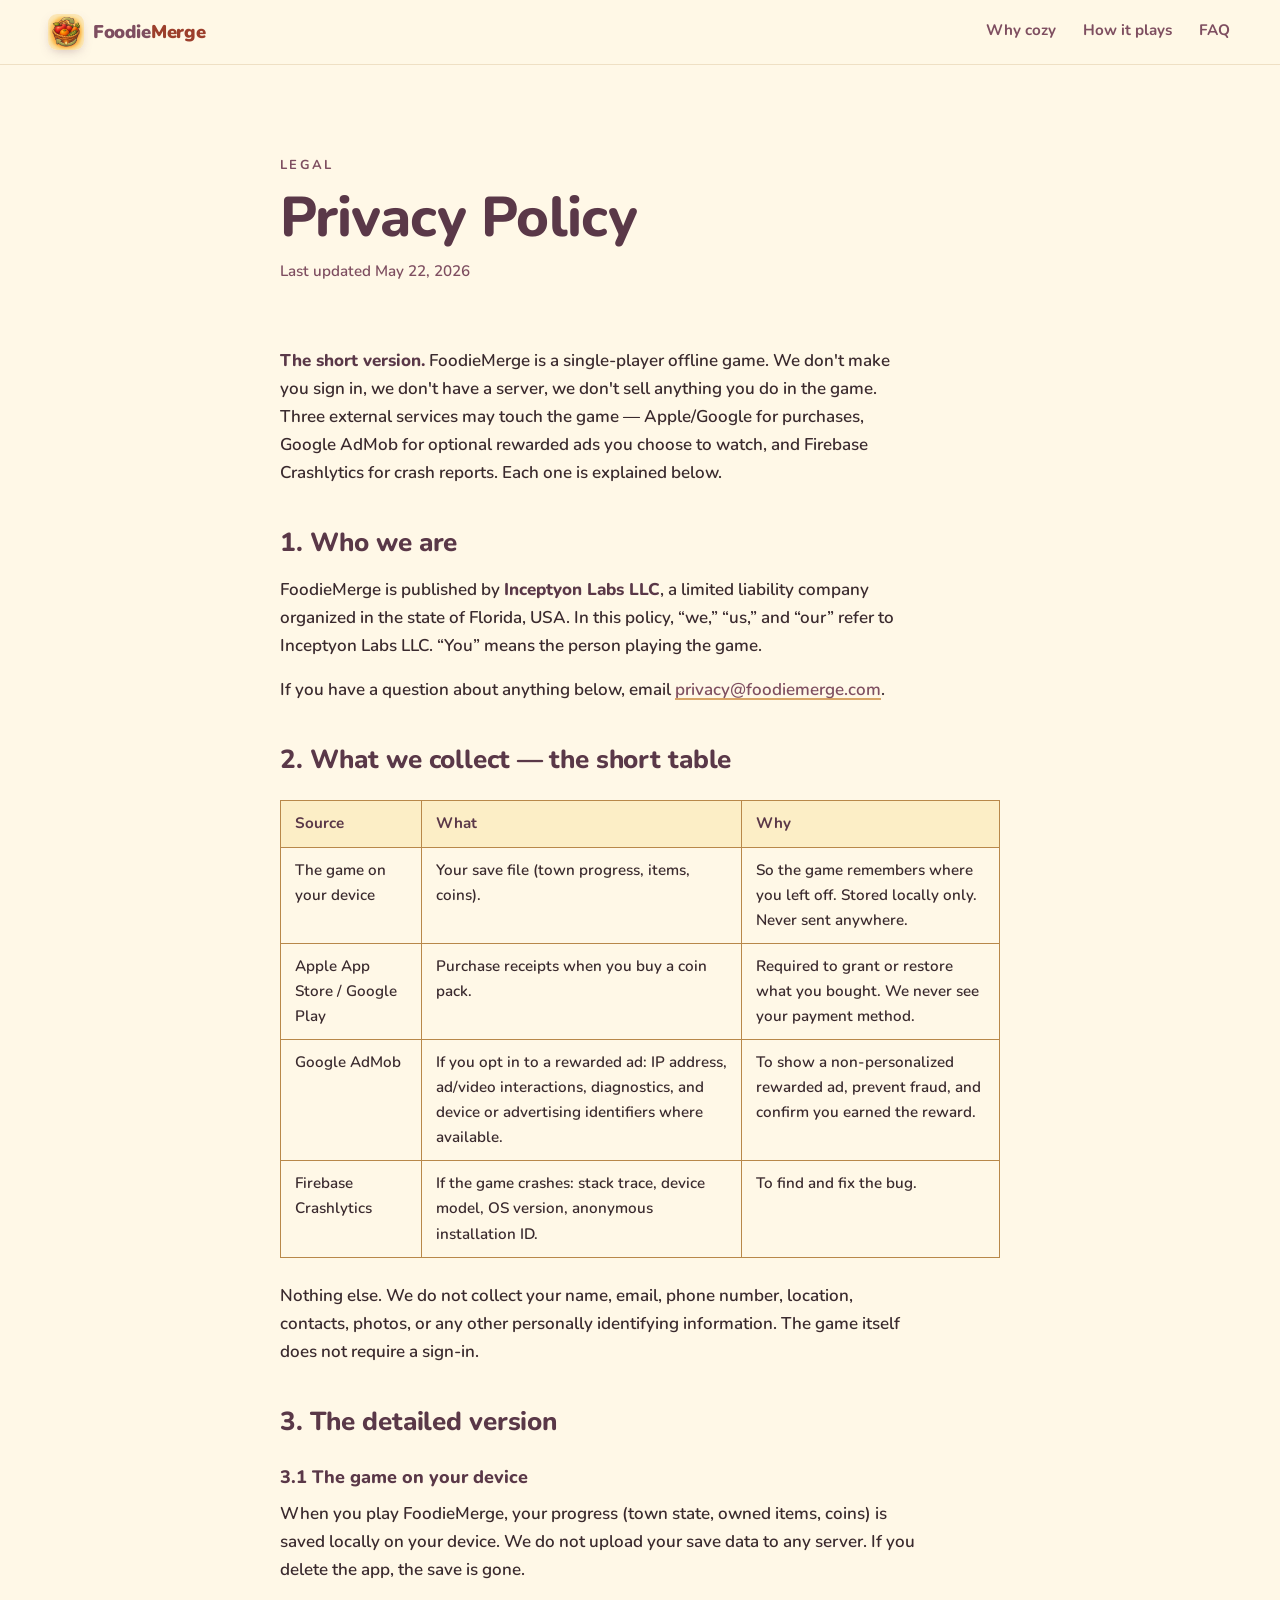
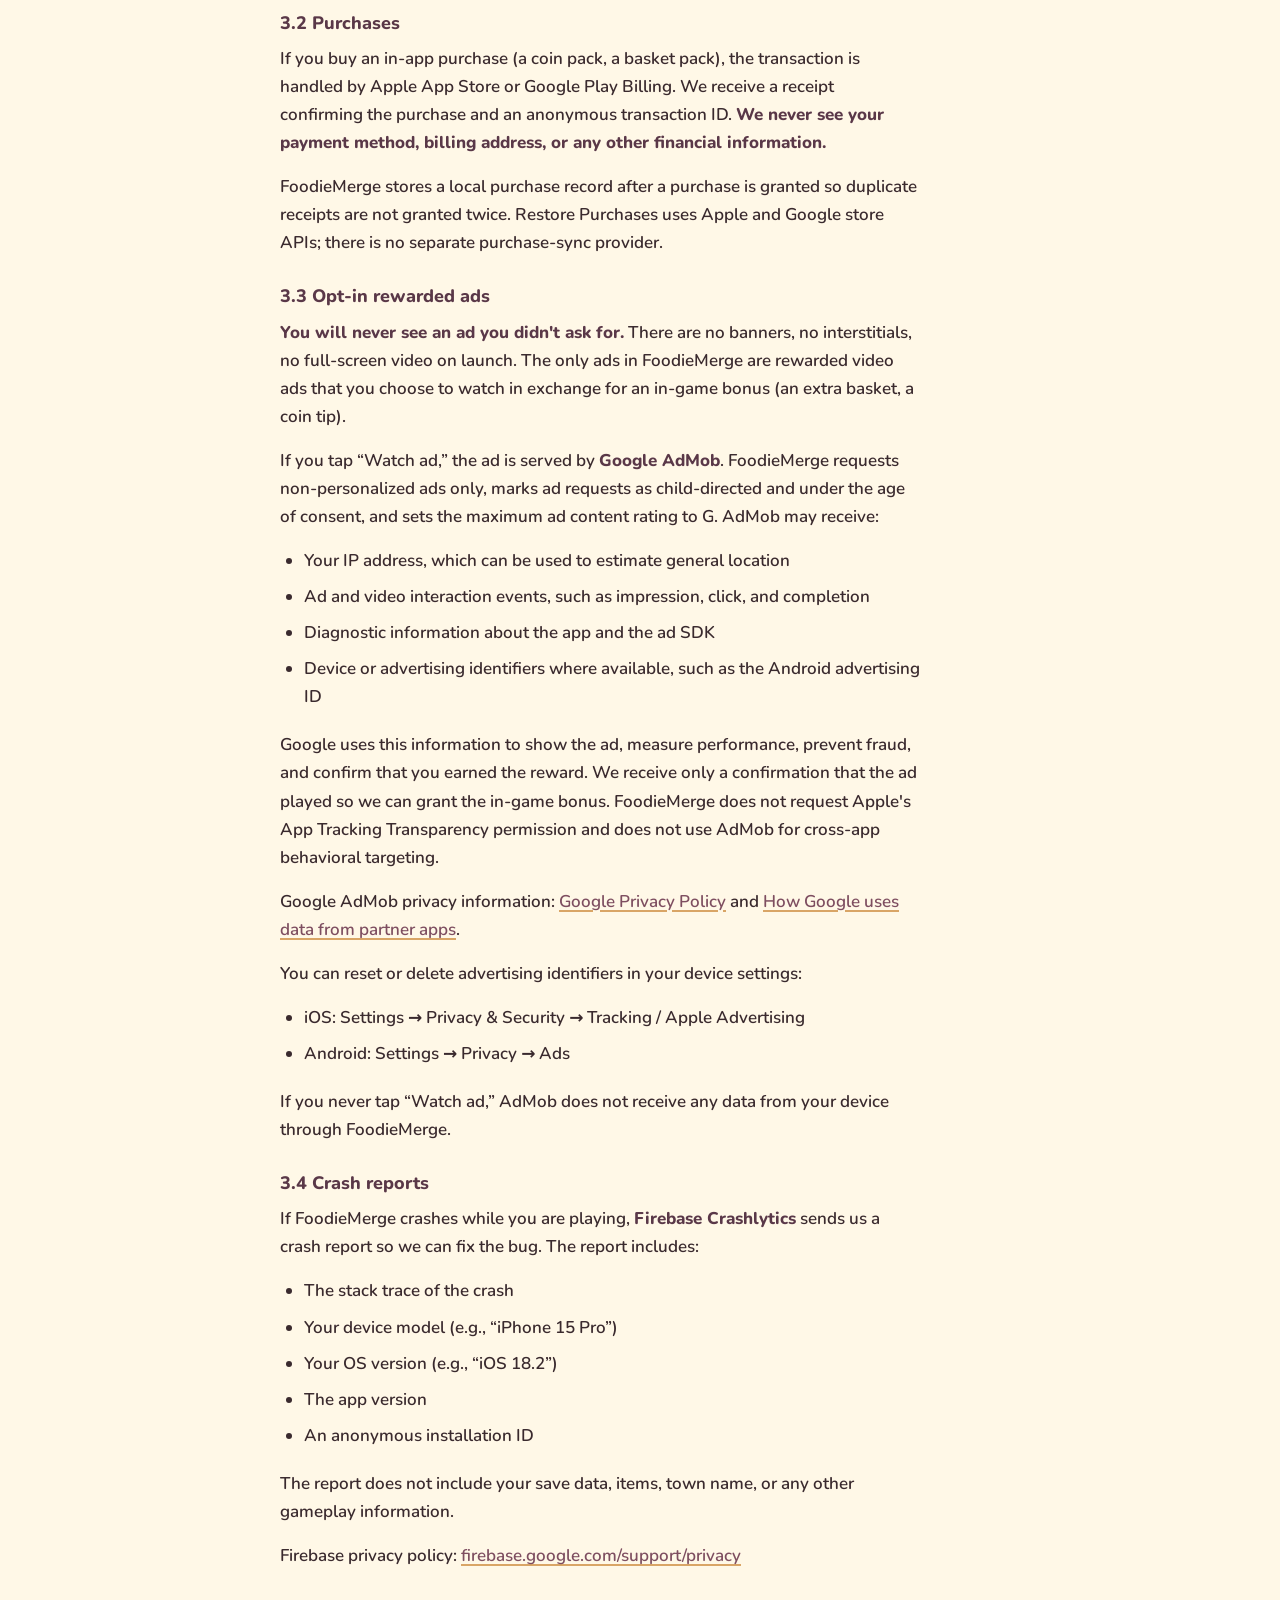
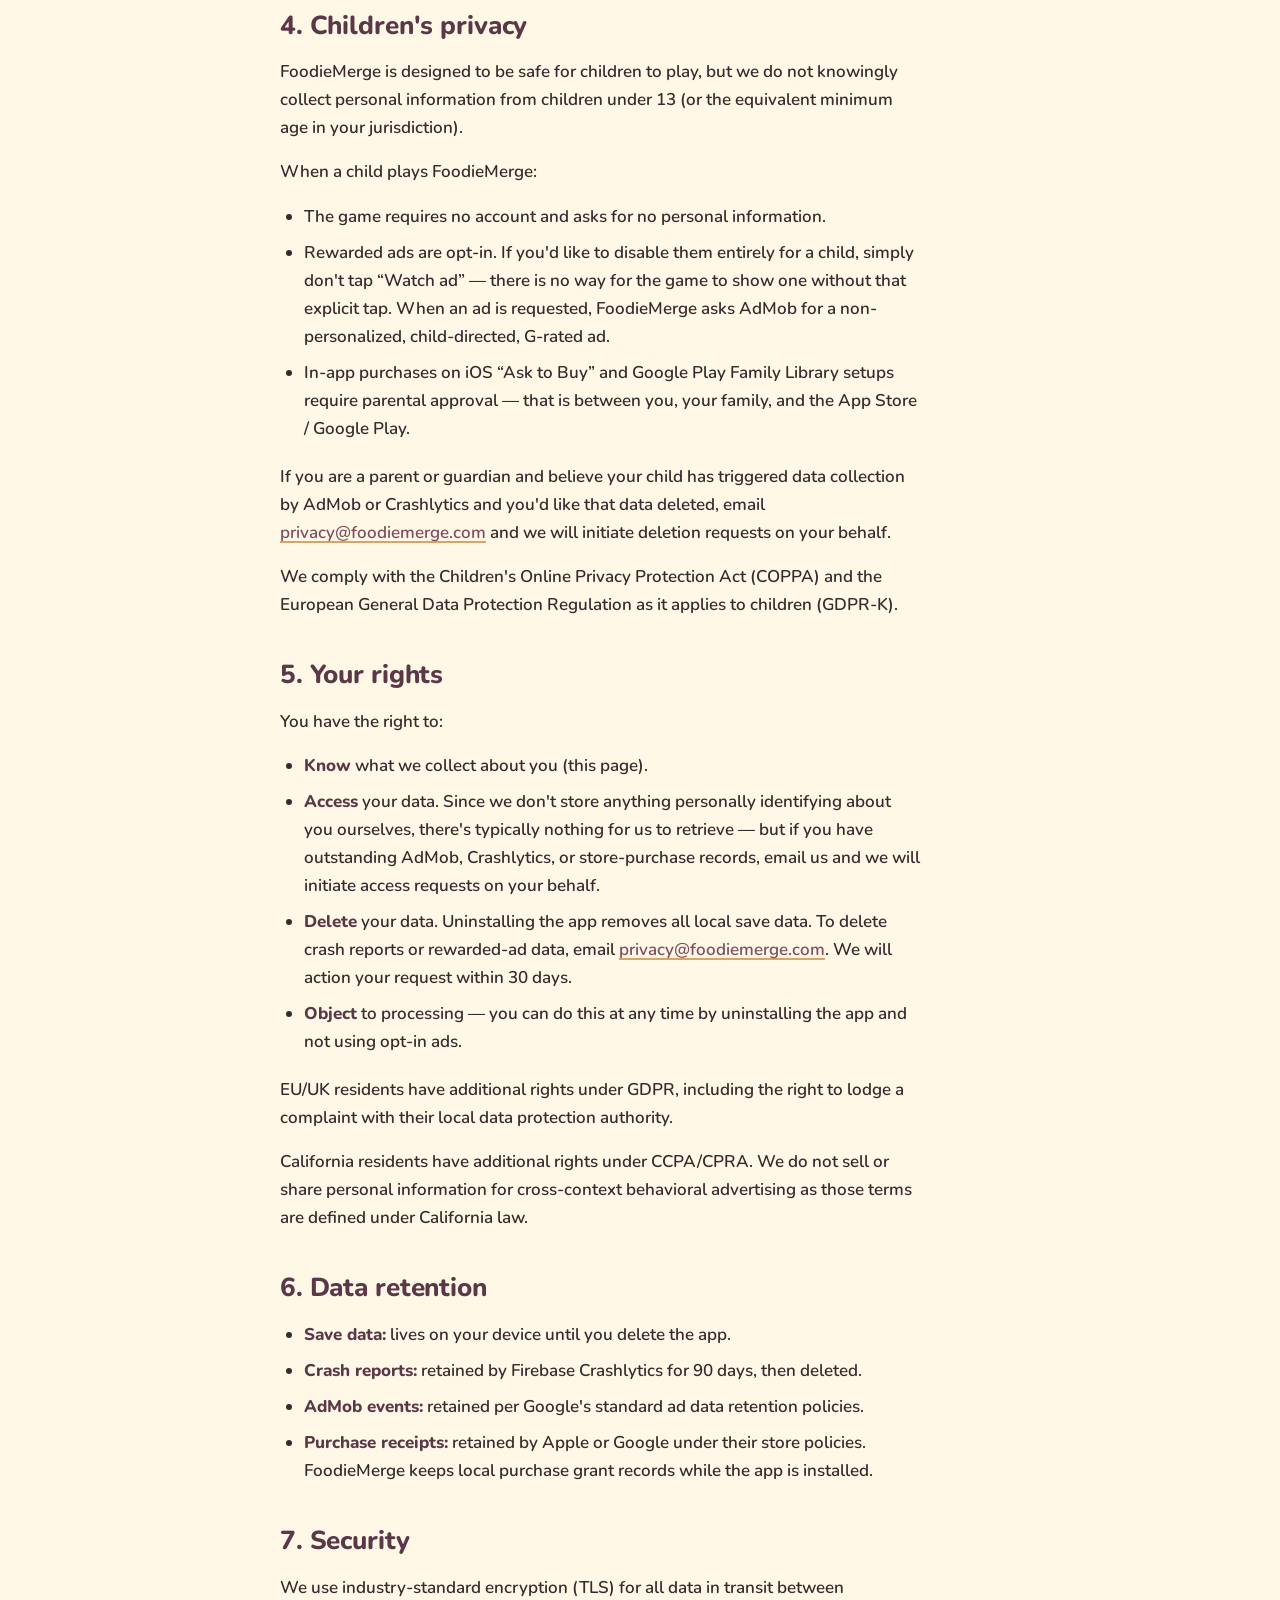
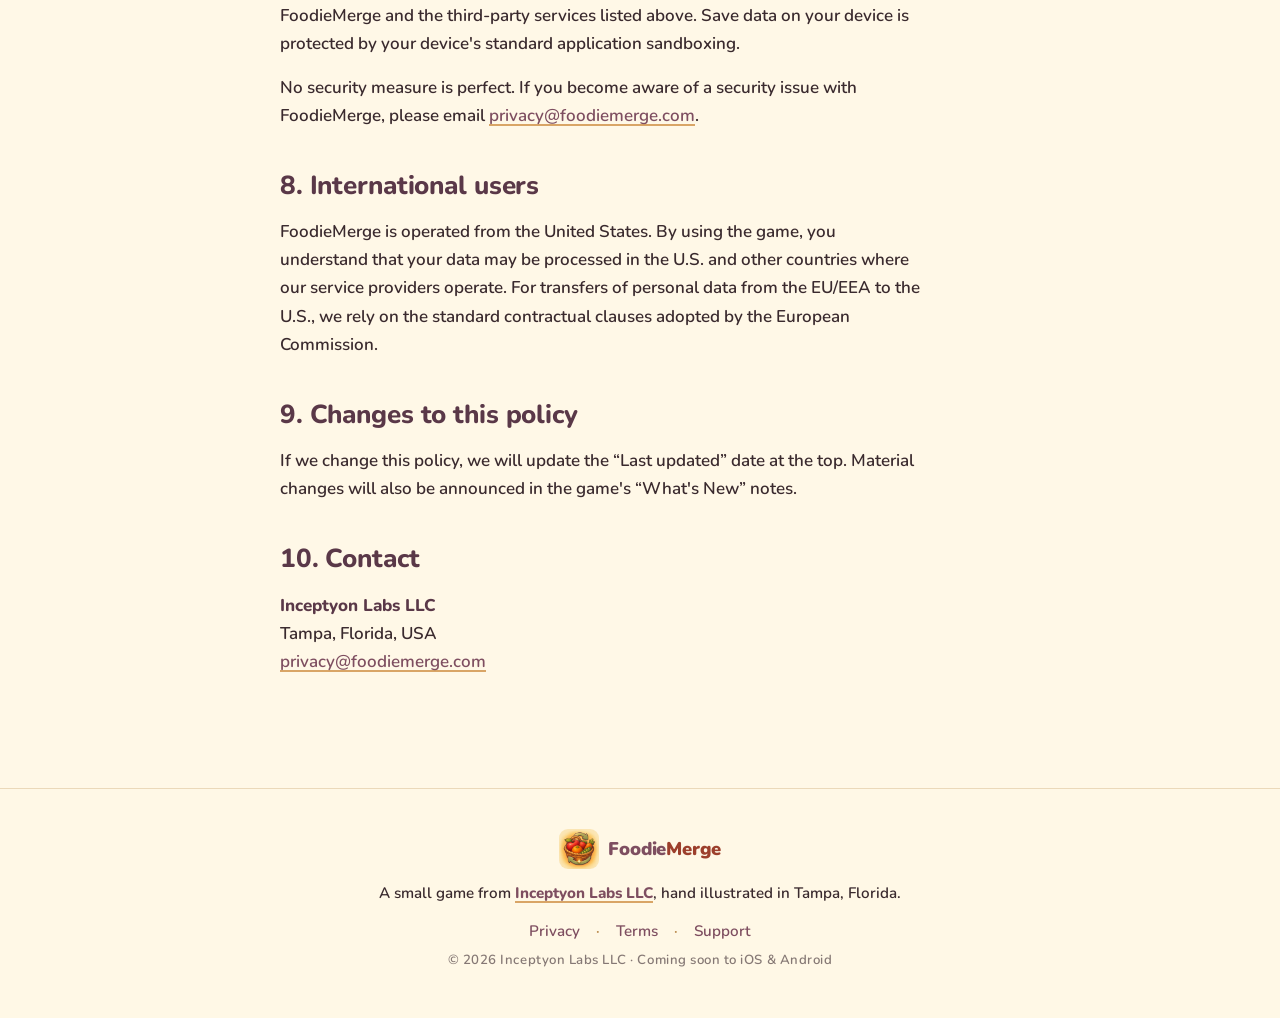
<file: privacy/index.html>
<!doctype html>
<html lang="en">
  <head>
    <meta charset="utf-8" />
    <meta name="viewport" content="width=device-width, initial-scale=1, viewport-fit=cover" />
    <meta name="theme-color" content="#FFF8E7" />
    <title>Privacy Policy · FoodieMerge</title>
    <meta
      name="description"
      content="How FoodieMerge handles your data. Short version: the game is offline, no account, and the only third-party data flow is the rewarded ads you choose to watch."
    />
    <meta name="author" content="Inceptyon Labs LLC" />
    <link rel="canonical" href="https://foodiemerge.com/privacy/" />
    <meta property="og:type" content="website" />
    <meta property="og:url" content="https://foodiemerge.com/privacy/" />
    <meta property="og:title" content="Privacy Policy · FoodieMerge" />
    <meta property="og:description" content="How FoodieMerge handles your data." />
    <meta property="og:image" content="https://foodiemerge.com/assets/og.png" />

    <link rel="icon" type="image/png" sizes="32x32" href="/assets/favicons/icon-32.png" />
    <link rel="icon" type="image/png" sizes="16x16" href="/assets/favicons/icon-16.png" />
    <link rel="icon" type="image/png" sizes="192x192" href="/assets/favicons/icon-192.png" />
    <link rel="icon" type="image/png" sizes="512x512" href="/assets/favicons/icon-512.png" />
    <link rel="apple-touch-icon" sizes="180x180" href="/assets/favicons/icon-180.png" />

    <link rel="preconnect" href="https://fonts.googleapis.com" />
    <link rel="preconnect" href="https://fonts.gstatic.com" crossorigin />
    <link
      href="https://fonts.googleapis.com/css2?family=Nunito:wght@500;600;700;800;900&display=swap"
      rel="stylesheet"
    />
    <link rel="stylesheet" href="/styles.css" />
  </head>

  <body class="legal-page">
    <a class="skip-link" href="#main">Skip to content</a>

    <header class="topbar" aria-label="Site header">
      <a class="lockup" href="/" aria-label="FoodieMerge home">
        <img
          loading="lazy"
          decoding="async"
          src="/assets/ui/app_icon.png"
          alt=""
          aria-hidden="true"
          class="lockup__icon"
          width="40"
          height="40"
        />
        <span class="lockup__text">
          <span class="lockup__foodie">Foodie</span><span class="lockup__merge">Merge</span>
        </span>
      </a>
      <nav class="topbar__nav" aria-label="Page sections">
        <a href="/#cozy">Why cozy</a>
        <a href="/#play">How it plays</a>
        <a href="/#faq">FAQ</a>
      </nav>
    </header>

    <main id="main" class="legal">
      <div class="legal__inner">
        <header class="legal__head">
          <p class="legal__kicker">Legal</p>
          <h1 class="legal__title">Privacy Policy</h1>
          <p class="legal__meta">Last updated May 22, 2026</p>
        </header>

        <article class="legal__body">
          <p>
            <strong>The short version.</strong> FoodieMerge is a single-player offline
            game. We don't make you sign in, we don't have a server, we don't sell
            anything you do in the game. Three external services may touch the
            game &mdash; Apple/Google for purchases, Google AdMob for optional
            rewarded ads you choose to watch, and Firebase Crashlytics for crash
            reports. Each one is explained below.
          </p>

          <h2>1. Who we are</h2>
          <p>
            FoodieMerge is published by <strong>Inceptyon Labs LLC</strong>, a
            limited liability company organized in the state of Florida, USA. In
            this policy, &ldquo;we,&rdquo; &ldquo;us,&rdquo; and &ldquo;our&rdquo;
            refer to Inceptyon Labs LLC. &ldquo;You&rdquo; means the person playing
            the game.
          </p>
          <p>
            If you have a question about anything below, email
            <a href="mailto:privacy@foodiemerge.com">privacy@foodiemerge.com</a>.
          </p>

          <h2>2. What we collect &mdash; the short table</h2>

          <table>
            <thead>
              <tr>
                <th>Source</th>
                <th>What</th>
                <th>Why</th>
              </tr>
            </thead>
            <tbody>
              <tr>
                <td>The game on your device</td>
                <td>Your save file (town progress, items, coins).</td>
                <td>So the game remembers where you left off. Stored locally only. Never sent anywhere.</td>
              </tr>
              <tr>
                <td>Apple App Store / Google Play</td>
                <td>Purchase receipts when you buy a coin pack.</td>
                <td>Required to grant or restore what you bought. We never see your payment method.</td>
              </tr>
              <tr>
                <td>Google AdMob</td>
                <td>If you opt in to a rewarded ad: IP address, ad/video interactions, diagnostics, and device or advertising identifiers where available.</td>
                <td>To show a non-personalized rewarded ad, prevent fraud, and confirm you earned the reward.</td>
              </tr>
              <tr>
                <td>Firebase Crashlytics</td>
                <td>If the game crashes: stack trace, device model, OS version, anonymous installation ID.</td>
                <td>To find and fix the bug.</td>
              </tr>
            </tbody>
          </table>

          <p>
            Nothing else. We do not collect your name, email, phone number,
            location, contacts, photos, or any other personally identifying
            information. The game itself does not require a sign-in.
          </p>

          <h2>3. The detailed version</h2>

          <h3>3.1 The game on your device</h3>
          <p>
            When you play FoodieMerge, your progress (town state, owned items,
            coins) is saved locally on your device. We do not upload your save data
            to any server. If you delete the app, the save is gone.
          </p>

          <h3>3.2 Purchases</h3>
          <p>
            If you buy an in-app purchase (a coin pack, a basket pack), the
            transaction is handled by Apple App Store or Google Play Billing. We
            receive a receipt confirming the purchase and an anonymous transaction
            ID. <strong>We never see your payment method, billing address, or any
            other financial information.</strong>
          </p>
          <p>
            FoodieMerge stores a local purchase record after a purchase is granted
            so duplicate receipts are not granted twice. Restore Purchases uses
            Apple and Google store APIs; there is no separate purchase-sync
            provider.
          </p>

          <h3>3.3 Opt-in rewarded ads</h3>
          <p>
            <strong>You will never see an ad you didn't ask for.</strong> There are
            no banners, no interstitials, no full-screen video on launch. The only
            ads in FoodieMerge are rewarded video ads that you choose to watch in
            exchange for an in-game bonus (an extra basket, a coin tip).
          </p>
          <p>
            If you tap &ldquo;Watch ad,&rdquo; the ad is served by
            <strong>Google AdMob</strong>. FoodieMerge requests non-personalized
            ads only, marks ad requests as child-directed and under the age of
            consent, and sets the maximum ad content rating to G. AdMob may
            receive:
          </p>
          <ul>
            <li>Your IP address, which can be used to estimate general location</li>
            <li>Ad and video interaction events, such as impression, click, and completion</li>
            <li>Diagnostic information about the app and the ad SDK</li>
            <li>Device or advertising identifiers where available, such as the Android advertising ID</li>
          </ul>
          <p>
            Google uses this information to show the ad, measure performance,
            prevent fraud, and confirm that you earned the reward. We receive only
            a confirmation that the ad played so we can grant the in-game bonus.
            FoodieMerge does not request Apple's App Tracking Transparency
            permission and does not use AdMob for cross-app behavioral targeting.
          </p>
          <p>
            Google AdMob privacy information:
            <a href="https://policies.google.com/privacy" rel="noopener">Google Privacy Policy</a>
            and
            <a href="https://policies.google.com/technologies/partner-sites" rel="noopener">How Google uses data from partner apps</a>.
          </p>
          <p>
            You can reset or delete advertising identifiers in your device
            settings:
          </p>
          <ul>
            <li>iOS: Settings &rarr; Privacy &amp; Security &rarr; Tracking / Apple Advertising</li>
            <li>Android: Settings &rarr; Privacy &rarr; Ads</li>
          </ul>
          <p>
            If you never tap &ldquo;Watch ad,&rdquo; AdMob does not receive any
            data from your device through FoodieMerge.
          </p>

          <h3>3.4 Crash reports</h3>
          <p>
            If FoodieMerge crashes while you are playing,
            <strong>Firebase Crashlytics</strong> sends us a crash report so we can
            fix the bug. The report includes:
          </p>
          <ul>
            <li>The stack trace of the crash</li>
            <li>Your device model (e.g., &ldquo;iPhone 15 Pro&rdquo;)</li>
            <li>Your OS version (e.g., &ldquo;iOS 18.2&rdquo;)</li>
            <li>The app version</li>
            <li>An anonymous installation ID</li>
          </ul>
          <p>
            The report does not include your save data, items, town name, or any
            other gameplay information.
          </p>
          <p>
            Firebase privacy policy:
            <a href="https://firebase.google.com/support/privacy" rel="noopener">firebase.google.com/support/privacy</a>
          </p>

          <h2>4. Children's privacy</h2>
          <p>
            FoodieMerge is designed to be safe for children to play, but we do not
            knowingly collect personal information from children under 13 (or the
            equivalent minimum age in your jurisdiction).
          </p>
          <p>When a child plays FoodieMerge:</p>
          <ul>
            <li>The game requires no account and asks for no personal information.</li>
            <li>
              Rewarded ads are opt-in. If you'd like to disable them entirely for
              a child, simply don't tap &ldquo;Watch ad&rdquo; &mdash; there is no
              way for the game to show one without that explicit tap. When an ad
              is requested, FoodieMerge asks AdMob for a non-personalized,
              child-directed, G-rated ad.
            </li>
            <li>
              In-app purchases on iOS &ldquo;Ask to Buy&rdquo; and Google Play
              Family Library setups require parental approval &mdash; that is
              between you, your family, and the App Store / Google Play.
            </li>
          </ul>
          <p>
            If you are a parent or guardian and believe your child has triggered
            data collection by AdMob or Crashlytics and you'd like that data
            deleted, email
            <a href="mailto:privacy@foodiemerge.com">privacy@foodiemerge.com</a> and
            we will initiate deletion requests on your behalf.
          </p>
          <p>
            We comply with the Children's Online Privacy Protection Act (COPPA) and
            the European General Data Protection Regulation as it applies to
            children (GDPR-K).
          </p>

          <h2>5. Your rights</h2>
          <p>You have the right to:</p>
          <ul>
            <li><strong>Know</strong> what we collect about you (this page).</li>
            <li>
              <strong>Access</strong> your data. Since we don't store anything
              personally identifying about you ourselves, there's typically nothing
              for us to retrieve &mdash; but if you have outstanding AdMob,
              Crashlytics, or store-purchase records, email us and we will
              initiate access requests on your behalf.
            </li>
            <li>
              <strong>Delete</strong> your data. Uninstalling the app removes all
              local save data. To delete crash reports or rewarded-ad data, email
              <a href="mailto:privacy@foodiemerge.com">privacy@foodiemerge.com</a>.
              We will action your request within 30 days.
            </li>
            <li>
              <strong>Object</strong> to processing &mdash; you can do this at any
              time by uninstalling the app and not using opt-in ads.
            </li>
          </ul>
          <p>
            EU/UK residents have additional rights under GDPR, including the right
            to lodge a complaint with their local data protection authority.
          </p>
          <p>
            California residents have additional rights under CCPA/CPRA. We do not
            sell or share personal information for cross-context behavioral
            advertising as those terms are defined under California law.
          </p>

          <h2>6. Data retention</h2>
          <ul>
            <li><strong>Save data:</strong> lives on your device until you delete the app.</li>
            <li><strong>Crash reports:</strong> retained by Firebase Crashlytics for 90 days, then deleted.</li>
            <li><strong>AdMob events:</strong> retained per Google's standard ad data retention policies.</li>
            <li><strong>Purchase receipts:</strong> retained by Apple or Google under their store policies. FoodieMerge keeps local purchase grant records while the app is installed.</li>
          </ul>

          <h2>7. Security</h2>
          <p>
            We use industry-standard encryption (TLS) for all data in transit
            between FoodieMerge and the third-party services listed above. Save data
            on your device is protected by your device's standard application
            sandboxing.
          </p>
          <p>
            No security measure is perfect. If you become aware of a security issue
            with FoodieMerge, please email
            <a href="mailto:privacy@foodiemerge.com">privacy@foodiemerge.com</a>.
          </p>

          <h2>8. International users</h2>
          <p>
            FoodieMerge is operated from the United States. By using the game, you
            understand that your data may be processed in the U.S. and other
            countries where our service providers operate. For transfers of
            personal data from the EU/EEA to the U.S., we rely on the standard
            contractual clauses adopted by the European Commission.
          </p>

          <h2>9. Changes to this policy</h2>
          <p>
            If we change this policy, we will update the &ldquo;Last updated&rdquo;
            date at the top. Material changes will also be announced in the game's
            &ldquo;What's New&rdquo; notes.
          </p>

          <h2>10. Contact</h2>
          <p>
            <strong>Inceptyon Labs LLC</strong><br />
            Tampa, Florida, USA<br />
            <a href="mailto:privacy@foodiemerge.com">privacy@foodiemerge.com</a>
          </p>
        </article>
      </div>
    </main>

    <footer class="footer" aria-label="Site footer">
      <div class="footer__inner">
        <div class="footer__lockup">
          <img loading="lazy" decoding="async" src="/assets/ui/app_icon.png" alt="" aria-hidden="true" width="40" height="40" />
          <span class="lockup__text">
            <span class="lockup__foodie">Foodie</span><span class="lockup__merge">Merge</span>
          </span>
        </div>
        <p class="footer__line">
          A small game from
          <a href="https://inceptyon.com/" rel="noopener"><strong>Inceptyon Labs LLC</strong></a>,
          hand illustrated in Tampa, Florida.
        </p>
        <nav class="footer__legal" aria-label="Legal">
          <a href="/privacy/">Privacy</a>
          <span aria-hidden="true">·</span>
          <a href="/terms/">Terms</a>
          <span aria-hidden="true">·</span>
          <a href="/support/">Support</a>
        </nav>
        <p class="footer__meta">© 2026 Inceptyon Labs LLC · Coming soon to iOS &amp; Android</p>
      </div>
    </footer>
  </body>
</html>
</file>
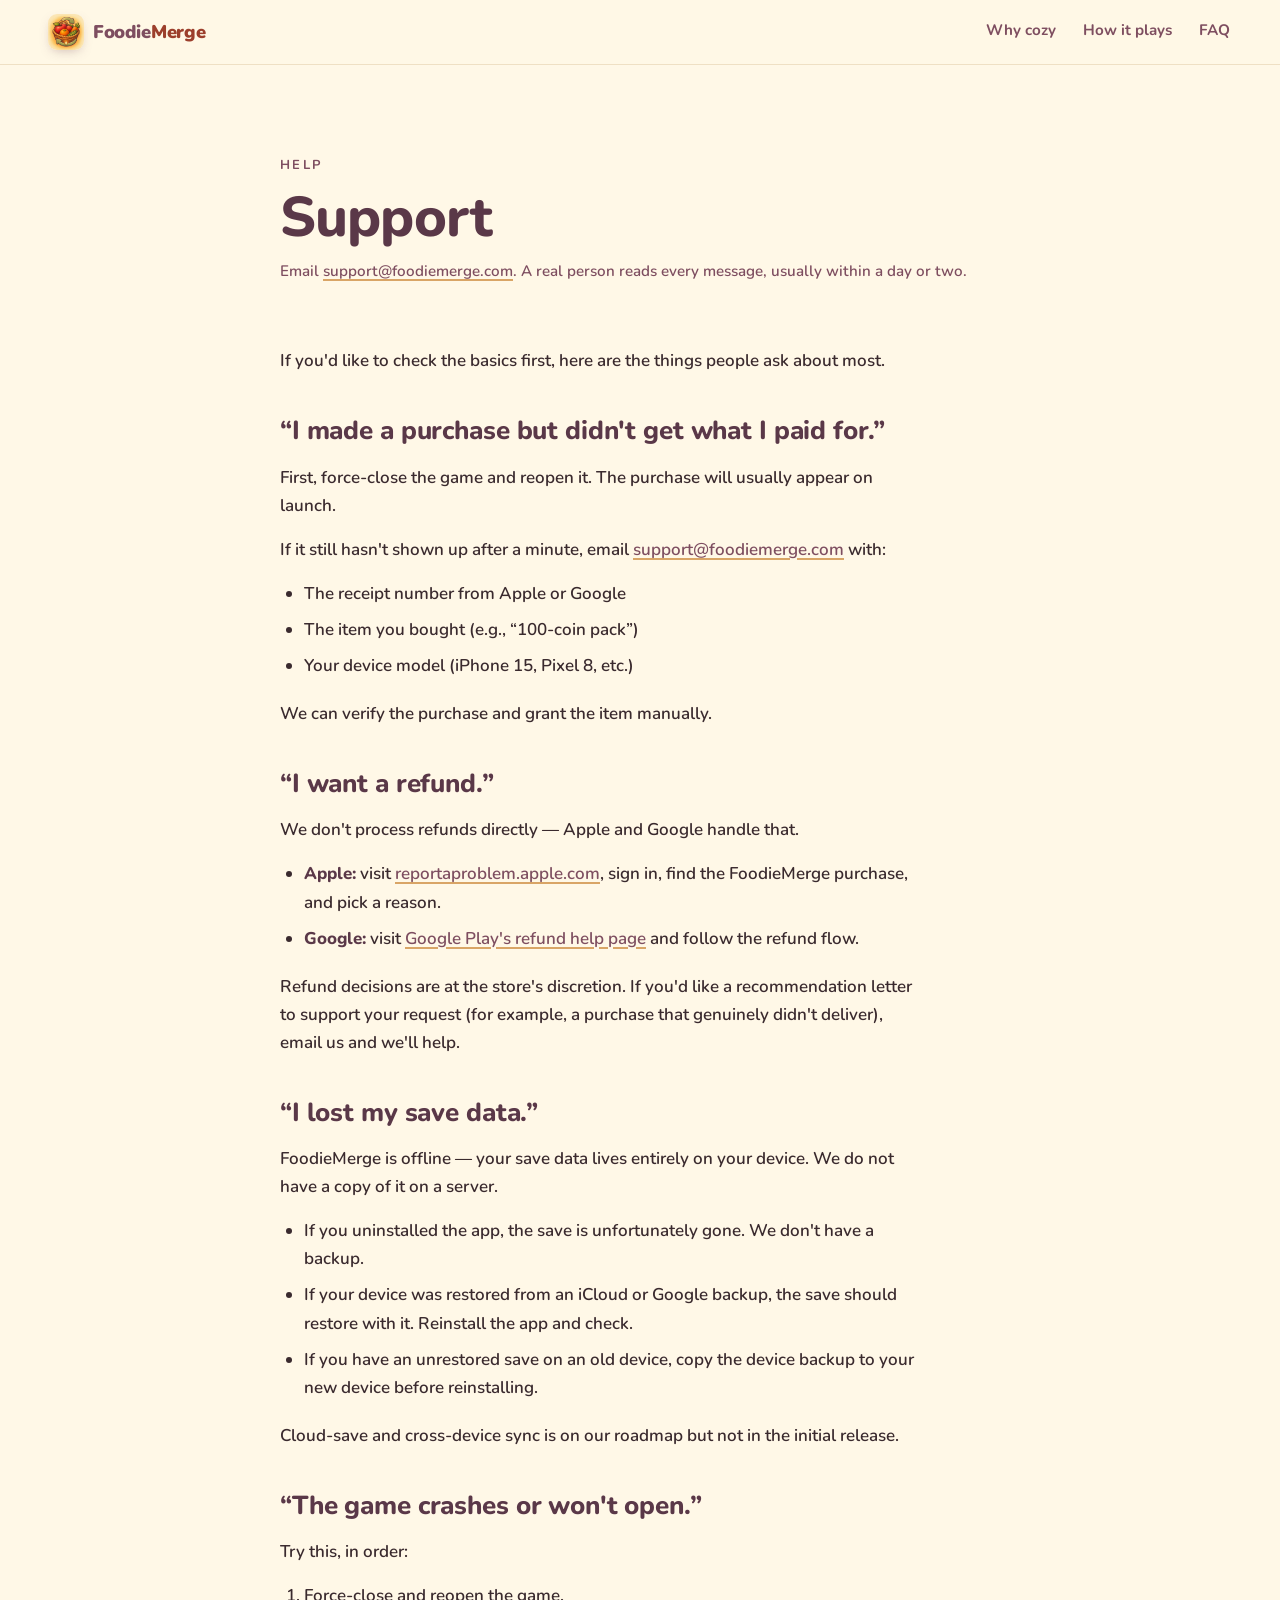
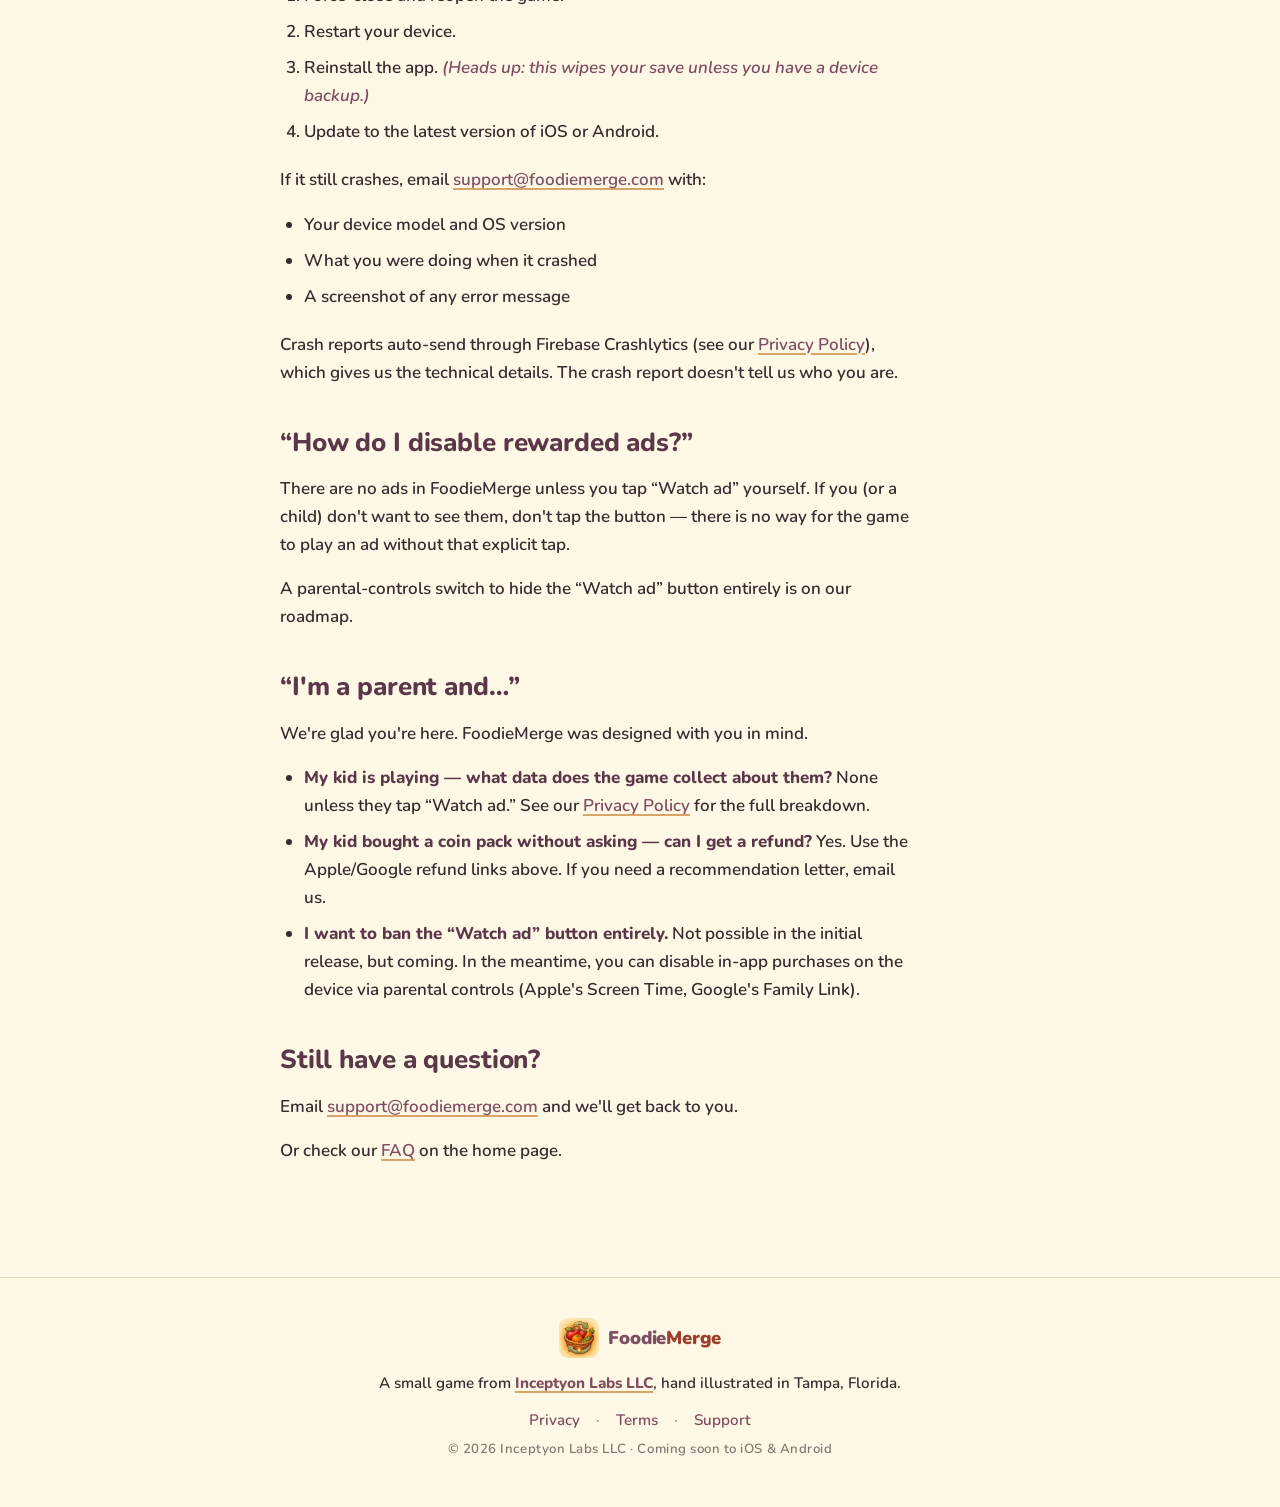
<file: support/index.html>
<!doctype html>
<html lang="en">
  <head>
    <meta charset="utf-8" />
    <meta name="viewport" content="width=device-width, initial-scale=1, viewport-fit=cover" />
    <meta name="theme-color" content="#FFF8E7" />
    <title>Support · FoodieMerge</title>
    <meta
      name="description"
      content="A real person reads every support email. Common issues with purchases, save data, crashes, ads, and parental controls."
    />
    <meta name="author" content="Inceptyon Labs LLC" />
    <link rel="canonical" href="https://foodiemerge.com/support/" />
    <meta property="og:type" content="website" />
    <meta property="og:url" content="https://foodiemerge.com/support/" />
    <meta property="og:title" content="Support · FoodieMerge" />
    <meta
      property="og:description"
      content="A real person reads every support email. Common issues with purchases, save data, crashes, and parental controls."
    />
    <meta property="og:image" content="https://foodiemerge.com/assets/og.png" />

    <link rel="icon" type="image/png" sizes="32x32" href="/assets/favicons/icon-32.png" />
    <link rel="icon" type="image/png" sizes="16x16" href="/assets/favicons/icon-16.png" />
    <link rel="icon" type="image/png" sizes="192x192" href="/assets/favicons/icon-192.png" />
    <link rel="icon" type="image/png" sizes="512x512" href="/assets/favicons/icon-512.png" />
    <link rel="apple-touch-icon" sizes="180x180" href="/assets/favicons/icon-180.png" />

    <link rel="preconnect" href="https://fonts.googleapis.com" />
    <link rel="preconnect" href="https://fonts.gstatic.com" crossorigin />
    <link
      href="https://fonts.googleapis.com/css2?family=Nunito:wght@500;600;700;800;900&display=swap"
      rel="stylesheet"
    />
    <link rel="stylesheet" href="/styles.css" />
  </head>

  <body class="legal-page">
    <a class="skip-link" href="#main">Skip to content</a>

    <header class="topbar" aria-label="Site header">
      <a class="lockup" href="/" aria-label="FoodieMerge home">
        <img loading="lazy" decoding="async" src="/assets/ui/app_icon.png" alt="" aria-hidden="true" class="lockup__icon" width="40" height="40" />
        <span class="lockup__text">
          <span class="lockup__foodie">Foodie</span><span class="lockup__merge">Merge</span>
        </span>
      </a>
      <nav class="topbar__nav" aria-label="Page sections">
        <a href="/#cozy">Why cozy</a>
        <a href="/#play">How it plays</a>
        <a href="/#faq">FAQ</a>
      </nav>
    </header>

    <main id="main" class="legal">
      <div class="legal__inner">
        <header class="legal__head">
          <p class="legal__kicker">Help</p>
          <h1 class="legal__title">Support</h1>
          <p class="legal__meta">
            Email <a href="mailto:support@foodiemerge.com">support@foodiemerge.com</a>.
            A real person reads every message, usually within a day or two.
          </p>
        </header>

        <article class="legal__body">
          <p>
            If you'd like to check the basics first, here are the things people
            ask about most.
          </p>

          <h2>&ldquo;I made a purchase but didn't get what I paid for.&rdquo;</h2>
          <p>
            First, force-close the game and reopen it. The purchase will usually
            appear on launch.
          </p>
          <p>
            If it still hasn't shown up after a minute, email
            <a href="mailto:support@foodiemerge.com">support@foodiemerge.com</a> with:
          </p>
          <ul>
            <li>The receipt number from Apple or Google</li>
            <li>The item you bought (e.g., &ldquo;100-coin pack&rdquo;)</li>
            <li>Your device model (iPhone 15, Pixel 8, etc.)</li>
          </ul>
          <p>
            We can verify the purchase and grant the item manually.
          </p>

          <h2>&ldquo;I want a refund.&rdquo;</h2>
          <p>
            We don't process refunds directly &mdash; Apple and Google handle that.
          </p>
          <ul>
            <li>
              <strong>Apple:</strong> visit
              <a href="https://reportaproblem.apple.com" rel="noopener">reportaproblem.apple.com</a>,
              sign in, find the FoodieMerge purchase, and pick a reason.
            </li>
            <li>
              <strong>Google:</strong> visit
              <a href="https://support.google.com/googleplay/answer/2479637" rel="noopener">Google Play's refund help page</a>
              and follow the refund flow.
            </li>
          </ul>
          <p>
            Refund decisions are at the store's discretion. If you'd like a
            recommendation letter to support your request (for example, a purchase
            that genuinely didn't deliver), email us and we'll help.
          </p>

          <h2>&ldquo;I lost my save data.&rdquo;</h2>
          <p>
            FoodieMerge is offline &mdash; your save data lives entirely on your
            device. We do not have a copy of it on a server.
          </p>
          <ul>
            <li>
              If you uninstalled the app, the save is unfortunately gone. We don't
              have a backup.
            </li>
            <li>
              If your device was restored from an iCloud or Google backup, the
              save should restore with it. Reinstall the app and check.
            </li>
            <li>
              If you have an unrestored save on an old device, copy the device
              backup to your new device before reinstalling.
            </li>
          </ul>
          <p>
            Cloud-save and cross-device sync is on our roadmap but not in the
            initial release.
          </p>

          <h2>&ldquo;The game crashes or won't open.&rdquo;</h2>
          <p>Try this, in order:</p>
          <ol>
            <li>Force-close and reopen the game.</li>
            <li>Restart your device.</li>
            <li>
              Reinstall the app.
              <em>(Heads up: this wipes your save unless you have a device backup.)</em>
            </li>
            <li>Update to the latest version of iOS or Android.</li>
          </ol>
          <p>
            If it still crashes, email
            <a href="mailto:support@foodiemerge.com">support@foodiemerge.com</a> with:
          </p>
          <ul>
            <li>Your device model and OS version</li>
            <li>What you were doing when it crashed</li>
            <li>A screenshot of any error message</li>
          </ul>
          <p>
            Crash reports auto-send through Firebase Crashlytics (see our
            <a href="/privacy/">Privacy Policy</a>), which gives us the technical
            details. The crash report doesn't tell us who you are.
          </p>

          <h2>&ldquo;How do I disable rewarded ads?&rdquo;</h2>
          <p>
            There are no ads in FoodieMerge unless you tap &ldquo;Watch ad&rdquo;
            yourself. If you (or a child) don't want to see them, don't tap the
            button &mdash; there is no way for the game to play an ad without
            that explicit tap.
          </p>
          <p>
            A parental-controls switch to hide the &ldquo;Watch ad&rdquo; button
            entirely is on our roadmap.
          </p>

          <h2>&ldquo;I'm a parent and&hellip;&rdquo;</h2>
          <p>We're glad you're here. FoodieMerge was designed with you in mind.</p>
          <ul>
            <li>
              <strong>My kid is playing &mdash; what data does the game collect about them?</strong>
              None unless they tap &ldquo;Watch ad.&rdquo; See our
              <a href="/privacy/">Privacy Policy</a> for the full breakdown.
            </li>
            <li>
              <strong>My kid bought a coin pack without asking &mdash; can I get a refund?</strong>
              Yes. Use the Apple/Google refund links above. If you need a
              recommendation letter, email us.
            </li>
            <li>
              <strong>I want to ban the &ldquo;Watch ad&rdquo; button entirely.</strong>
              Not possible in the initial release, but coming. In the meantime,
              you can disable in-app purchases on the device via parental controls
              (Apple's Screen Time, Google's Family Link).
            </li>
          </ul>

          <h2>Still have a question?</h2>
          <p>
            Email
            <a href="mailto:support@foodiemerge.com">support@foodiemerge.com</a> and
            we'll get back to you.
          </p>
          <p>
            Or check our <a href="/#faq">FAQ</a> on the home page.
          </p>
        </article>
      </div>
    </main>

    <footer class="footer" aria-label="Site footer">
      <div class="footer__inner">
        <div class="footer__lockup">
          <img loading="lazy" decoding="async" src="/assets/ui/app_icon.png" alt="" aria-hidden="true" width="40" height="40" />
          <span class="lockup__text">
            <span class="lockup__foodie">Foodie</span><span class="lockup__merge">Merge</span>
          </span>
        </div>
        <p class="footer__line">
          A small game from
          <a href="https://inceptyon.com/" rel="noopener"><strong>Inceptyon Labs LLC</strong></a>,
          hand illustrated in Tampa, Florida.
        </p>
        <nav class="footer__legal" aria-label="Legal">
          <a href="/privacy/">Privacy</a>
          <span aria-hidden="true">·</span>
          <a href="/terms/">Terms</a>
          <span aria-hidden="true">·</span>
          <a href="/support/">Support</a>
        </nav>
        <p class="footer__meta">© 2026 Inceptyon Labs LLC · Coming soon to iOS &amp; Android</p>
      </div>
    </footer>
  </body>
</html>
</file>
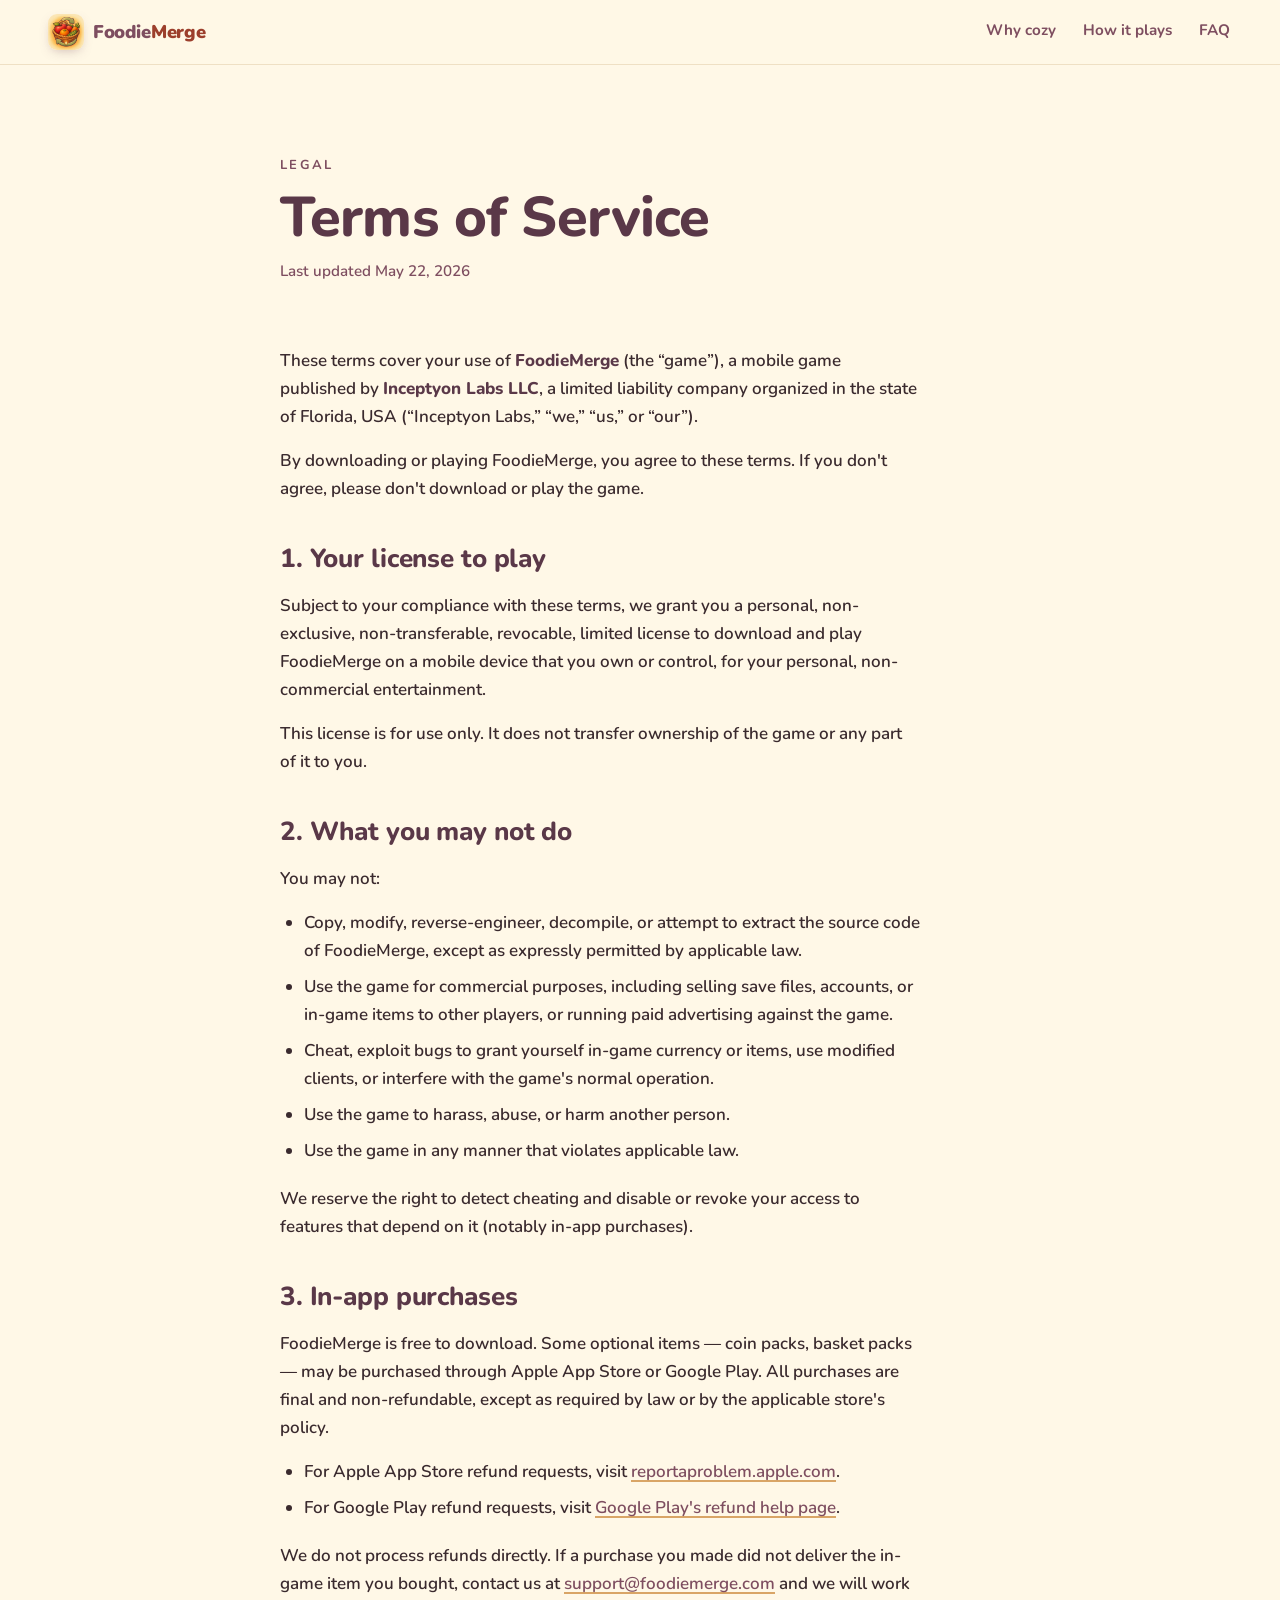
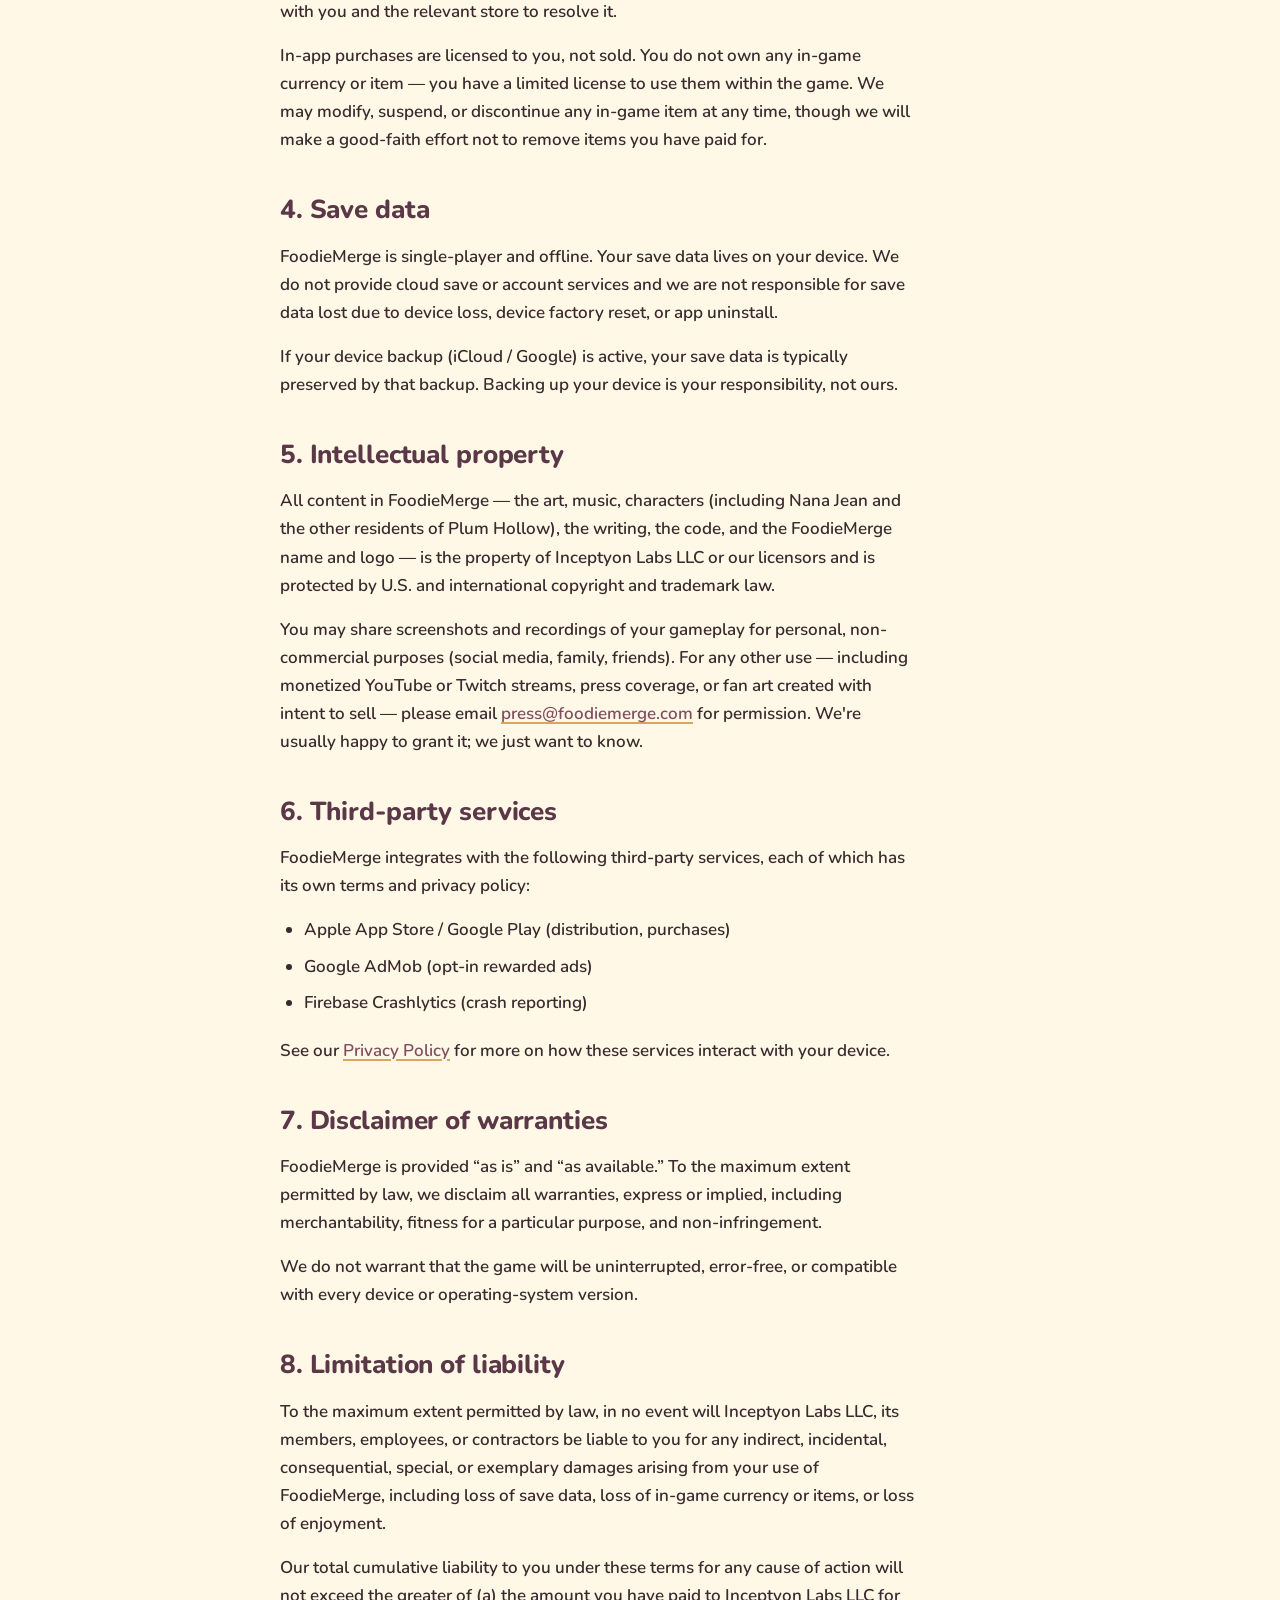
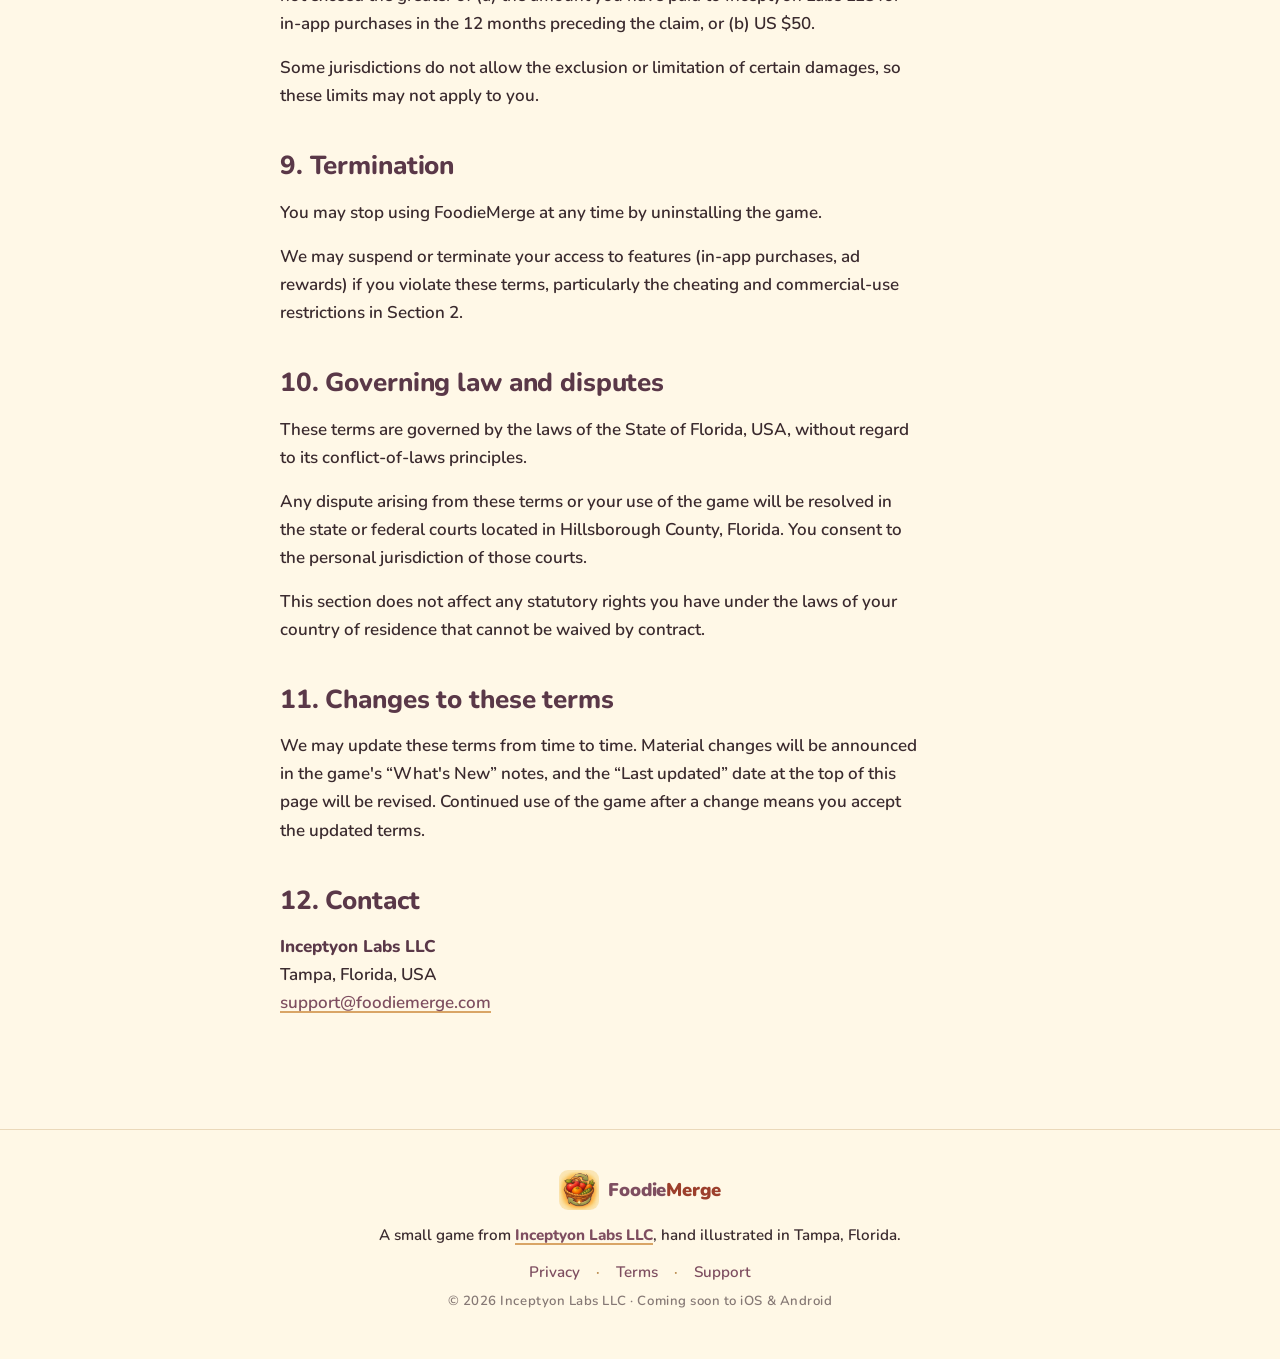
<file: terms/index.html>
<!doctype html>
<html lang="en">
  <head>
    <meta charset="utf-8" />
    <meta name="viewport" content="width=device-width, initial-scale=1, viewport-fit=cover" />
    <meta name="theme-color" content="#FFF8E7" />
    <title>Terms of Service · FoodieMerge</title>
    <meta
      name="description"
      content="The terms that cover your use of FoodieMerge. License, in-app purchases, conduct, and the lawyerly fine print, written as plainly as we can manage."
    />
    <meta name="author" content="Inceptyon Labs LLC" />
    <link rel="canonical" href="https://foodiemerge.com/terms/" />
    <meta property="og:type" content="website" />
    <meta property="og:url" content="https://foodiemerge.com/terms/" />
    <meta property="og:title" content="Terms of Service · FoodieMerge" />
    <meta property="og:description" content="The terms that cover your use of FoodieMerge." />
    <meta property="og:image" content="https://foodiemerge.com/assets/og.png" />

    <link rel="icon" type="image/png" sizes="32x32" href="/assets/favicons/icon-32.png" />
    <link rel="icon" type="image/png" sizes="16x16" href="/assets/favicons/icon-16.png" />
    <link rel="icon" type="image/png" sizes="192x192" href="/assets/favicons/icon-192.png" />
    <link rel="icon" type="image/png" sizes="512x512" href="/assets/favicons/icon-512.png" />
    <link rel="apple-touch-icon" sizes="180x180" href="/assets/favicons/icon-180.png" />

    <link rel="preconnect" href="https://fonts.googleapis.com" />
    <link rel="preconnect" href="https://fonts.gstatic.com" crossorigin />
    <link
      href="https://fonts.googleapis.com/css2?family=Nunito:wght@500;600;700;800;900&display=swap"
      rel="stylesheet"
    />
    <link rel="stylesheet" href="/styles.css" />
  </head>

  <body class="legal-page">
    <a class="skip-link" href="#main">Skip to content</a>

    <header class="topbar" aria-label="Site header">
      <a class="lockup" href="/" aria-label="FoodieMerge home">
        <img loading="lazy" decoding="async" src="/assets/ui/app_icon.png" alt="" aria-hidden="true" class="lockup__icon" width="40" height="40" />
        <span class="lockup__text">
          <span class="lockup__foodie">Foodie</span><span class="lockup__merge">Merge</span>
        </span>
      </a>
      <nav class="topbar__nav" aria-label="Page sections">
        <a href="/#cozy">Why cozy</a>
        <a href="/#play">How it plays</a>
        <a href="/#faq">FAQ</a>
      </nav>
    </header>

    <main id="main" class="legal">
      <div class="legal__inner">
        <header class="legal__head">
          <p class="legal__kicker">Legal</p>
          <h1 class="legal__title">Terms of Service</h1>
          <p class="legal__meta">Last updated May 22, 2026</p>
        </header>

        <article class="legal__body">
          <p>
            These terms cover your use of <strong>FoodieMerge</strong> (the
            &ldquo;game&rdquo;), a mobile game published by
            <strong>Inceptyon Labs LLC</strong>, a limited liability company
            organized in the state of Florida, USA (&ldquo;Inceptyon Labs,&rdquo;
            &ldquo;we,&rdquo; &ldquo;us,&rdquo; or &ldquo;our&rdquo;).
          </p>
          <p>
            By downloading or playing FoodieMerge, you agree to these terms. If you
            don't agree, please don't download or play the game.
          </p>

          <h2>1. Your license to play</h2>
          <p>
            Subject to your compliance with these terms, we grant you a personal,
            non-exclusive, non-transferable, revocable, limited license to download
            and play FoodieMerge on a mobile device that you own or control, for
            your personal, non-commercial entertainment.
          </p>
          <p>
            This license is for use only. It does not transfer ownership of the
            game or any part of it to you.
          </p>

          <h2>2. What you may not do</h2>
          <p>You may not:</p>
          <ul>
            <li>
              Copy, modify, reverse-engineer, decompile, or attempt to extract the
              source code of FoodieMerge, except as expressly permitted by
              applicable law.
            </li>
            <li>
              Use the game for commercial purposes, including selling save files,
              accounts, or in-game items to other players, or running paid
              advertising against the game.
            </li>
            <li>
              Cheat, exploit bugs to grant yourself in-game currency or items, use
              modified clients, or interfere with the game's normal operation.
            </li>
            <li>
              Use the game to harass, abuse, or harm another person.
            </li>
            <li>
              Use the game in any manner that violates applicable law.
            </li>
          </ul>
          <p>
            We reserve the right to detect cheating and disable or revoke your
            access to features that depend on it (notably in-app purchases).
          </p>

          <h2>3. In-app purchases</h2>
          <p>
            FoodieMerge is free to download. Some optional items &mdash; coin packs,
            basket packs &mdash; may be purchased through Apple App Store or Google
            Play. All purchases are final and non-refundable, except as required by
            law or by the applicable store's policy.
          </p>
          <ul>
            <li>
              For Apple App Store refund requests, visit
              <a href="https://reportaproblem.apple.com" rel="noopener">reportaproblem.apple.com</a>.
            </li>
            <li>
              For Google Play refund requests, visit
              <a href="https://support.google.com/googleplay/answer/2479637" rel="noopener">Google Play's refund help page</a>.
            </li>
          </ul>
          <p>
            We do not process refunds directly. If a purchase you made did not
            deliver the in-game item you bought, contact us at
            <a href="mailto:support@foodiemerge.com">support@foodiemerge.com</a> and
            we will work with you and the relevant store to resolve it.
          </p>
          <p>
            In-app purchases are licensed to you, not sold. You do not own any
            in-game currency or item &mdash; you have a limited license to use
            them within the game. We may modify, suspend, or discontinue any
            in-game item at any time, though we will make a good-faith effort not
            to remove items you have paid for.
          </p>

          <h2>4. Save data</h2>
          <p>
            FoodieMerge is single-player and offline. Your save data lives on your
            device. We do not provide cloud save or account services and we are
            not responsible for save data lost due to device loss, device factory
            reset, or app uninstall.
          </p>
          <p>
            If your device backup (iCloud / Google) is active, your save data is
            typically preserved by that backup. Backing up your device is your
            responsibility, not ours.
          </p>

          <h2>5. Intellectual property</h2>
          <p>
            All content in FoodieMerge &mdash; the art, music, characters (including
            Nana Jean and the other residents of Plum Hollow), the writing, the
            code, and the FoodieMerge name and logo &mdash; is the property of
            Inceptyon Labs LLC or our licensors and is protected by U.S. and
            international copyright and trademark law.
          </p>
          <p>
            You may share screenshots and recordings of your gameplay for personal,
            non-commercial purposes (social media, family, friends). For any other
            use &mdash; including monetized YouTube or Twitch streams, press
            coverage, or fan art created with intent to sell &mdash; please email
            <a href="mailto:press@foodiemerge.com">press@foodiemerge.com</a> for
            permission. We're usually happy to grant it; we just want to know.
          </p>

          <h2>6. Third-party services</h2>
          <p>
            FoodieMerge integrates with the following third-party services, each of
            which has its own terms and privacy policy:
          </p>
          <ul>
            <li>Apple App Store / Google Play (distribution, purchases)</li>
            <li>Google AdMob (opt-in rewarded ads)</li>
            <li>Firebase Crashlytics (crash reporting)</li>
          </ul>
          <p>
            See our <a href="/privacy/">Privacy Policy</a> for more on how these
            services interact with your device.
          </p>

          <h2>7. Disclaimer of warranties</h2>
          <p>
            FoodieMerge is provided &ldquo;as is&rdquo; and &ldquo;as
            available.&rdquo; To the maximum extent permitted by law, we disclaim
            all warranties, express or implied, including merchantability, fitness
            for a particular purpose, and non-infringement.
          </p>
          <p>
            We do not warrant that the game will be uninterrupted, error-free, or
            compatible with every device or operating-system version.
          </p>

          <h2>8. Limitation of liability</h2>
          <p>
            To the maximum extent permitted by law, in no event will Inceptyon Labs
            LLC, its members, employees, or contractors be liable to you for any
            indirect, incidental, consequential, special, or exemplary damages
            arising from your use of FoodieMerge, including loss of save data, loss
            of in-game currency or items, or loss of enjoyment.
          </p>
          <p>
            Our total cumulative liability to you under these terms for any cause
            of action will not exceed the greater of (a) the amount you have paid
            to Inceptyon Labs LLC for in-app purchases in the 12 months preceding
            the claim, or (b) US $50.
          </p>
          <p>
            Some jurisdictions do not allow the exclusion or limitation of certain
            damages, so these limits may not apply to you.
          </p>

          <h2>9. Termination</h2>
          <p>
            You may stop using FoodieMerge at any time by uninstalling the game.
          </p>
          <p>
            We may suspend or terminate your access to features (in-app purchases,
            ad rewards) if you violate these terms, particularly the cheating and
            commercial-use restrictions in Section 2.
          </p>

          <h2>10. Governing law and disputes</h2>
          <p>
            These terms are governed by the laws of the State of Florida, USA,
            without regard to its conflict-of-laws principles.
          </p>
          <p>
            Any dispute arising from these terms or your use of the game will be
            resolved in the state or federal courts located in Hillsborough County,
            Florida. You consent to the personal jurisdiction of those courts.
          </p>
          <p>
            This section does not affect any statutory rights you have under the
            laws of your country of residence that cannot be waived by contract.
          </p>

          <h2>11. Changes to these terms</h2>
          <p>
            We may update these terms from time to time. Material changes will be
            announced in the game's &ldquo;What's New&rdquo; notes, and the
            &ldquo;Last updated&rdquo; date at the top of this page will be
            revised. Continued use of the game after a change means you accept the
            updated terms.
          </p>

          <h2>12. Contact</h2>
          <p>
            <strong>Inceptyon Labs LLC</strong><br />
            Tampa, Florida, USA<br />
            <a href="mailto:support@foodiemerge.com">support@foodiemerge.com</a>
          </p>
        </article>
      </div>
    </main>

    <footer class="footer" aria-label="Site footer">
      <div class="footer__inner">
        <div class="footer__lockup">
          <img loading="lazy" decoding="async" src="/assets/ui/app_icon.png" alt="" aria-hidden="true" width="40" height="40" />
          <span class="lockup__text">
            <span class="lockup__foodie">Foodie</span><span class="lockup__merge">Merge</span>
          </span>
        </div>
        <p class="footer__line">
          A small game from
          <a href="https://inceptyon.com/" rel="noopener"><strong>Inceptyon Labs LLC</strong></a>,
          hand illustrated in Tampa, Florida.
        </p>
        <nav class="footer__legal" aria-label="Legal">
          <a href="/privacy/">Privacy</a>
          <span aria-hidden="true">·</span>
          <a href="/terms/">Terms</a>
          <span aria-hidden="true">·</span>
          <a href="/support/">Support</a>
        </nav>
        <p class="footer__meta">© 2026 Inceptyon Labs LLC · Coming soon to iOS &amp; Android</p>
      </div>
    </footer>
  </body>
</html>
</file>
<file: styles.css>
/* ---------- TOKENS ---------- */
:root {
  /* surface */
  --canvas: #fff8e7;
  --canvas-warm: #fceec6;
  --canvas-dusk: #f6efdb;
  --card: #fffcf4;
  --card-edge: rgba(184, 136, 74, 0.35);

  /* ink */
  --ink: #3a2a2e;
  --ink-soft: #7e4e60;
  --ink-mute: rgba(58, 42, 46, 0.62);

  /* accents */
  --plum: #7e4e60;
  --plum-deep: #5a3848;
  --terracotta: #c8553d;
  --terracotta-deep: #9c3f2c;
  --sage: #9cb380;
  --sage-deep: #6f8a52;
  --sage-darker: #4d5f3a;
  --gold: #f2c14e;
  --gem: #7bafd4;
  --honey: #d9a566;
  --honey-edge: #b8884a;
  --rose: #d8a7b1;

  /* effects */
  --shadow-soft: 0 12px 32px -16px rgba(126, 78, 96, 0.28),
    0 2px 0 rgba(184, 136, 74, 0.35);
  --shadow-lift: 0 22px 44px -22px rgba(126, 78, 96, 0.34),
    0 3px 0 rgba(184, 136, 74, 0.4);
  --shadow-inset: inset 0 0 0 1.5px rgba(184, 136, 74, 0.5);

  --ease: cubic-bezier(0.22, 1, 0.36, 1);

  --r-sm: 12px;
  --r-md: 18px;
  --r-lg: 28px;
  --r-pill: 999px;
}

/* ---------- RESET ---------- */
*,
*::before,
*::after {
  box-sizing: border-box;
}
html {
  -webkit-text-size-adjust: 100%;
  scroll-behavior: smooth;
}
body {
  margin: 0;
  font-family: "Nunito", system-ui, -apple-system, BlinkMacSystemFont, "Segoe UI",
    sans-serif;
  font-weight: 600;
  font-size: 17px;
  line-height: 1.55;
  color: var(--ink);
  background: var(--canvas);
  background-image:
    radial-gradient(1200px 700px at 100% 0%, #fceec6 0%, transparent 60%);
  background-attachment: fixed;
  -webkit-font-smoothing: antialiased;
  text-rendering: optimizeLegibility;
}
img {
  display: block;
  max-width: 100%;
  height: auto;
}
button {
  font: inherit;
  color: inherit;
  cursor: pointer;
  border: 0;
  background: transparent;
  padding: 0;
}
a {
  color: var(--plum-deep);
  text-decoration-color: rgba(126, 78, 96, 0.35);
  text-underline-offset: 3px;
}
a:hover {
  text-decoration-color: var(--plum);
}
:focus-visible {
  outline: 3px solid var(--sage);
  outline-offset: 3px;
  border-radius: 6px;
}
.skip-link {
  position: absolute;
  left: -10000px;
  top: 1rem;
}
.skip-link:focus {
  left: 1rem;
  background: var(--card);
  padding: 0.6rem 1rem;
  border-radius: var(--r-pill);
  box-shadow: var(--shadow-soft);
}

/* ---------- LAYOUT HELPERS ---------- */
.section-kicker {
  font-size: 0.8125rem;
  font-weight: 700;
  letter-spacing: 0.14em;
  text-transform: uppercase;
  color: var(--terracotta-deep);
  margin: 0 0 0.75rem;
}
.section-title {
  font-weight: 800;
  font-size: clamp(2.25rem, 5vw, 4rem);
  line-height: 1.05;
  letter-spacing: -0.01em;
  color: var(--ink);
  margin: 0 0 1.25rem;
}

/* ---------- TOPBAR ---------- */
.topbar {
  position: sticky;
  top: 0;
  z-index: 50;
  display: flex;
  align-items: center;
  justify-content: space-between;
  gap: 1rem;
  padding: 0.85rem clamp(1rem, 4vw, 3rem);
  background: rgba(255, 248, 231, 0.86);
  backdrop-filter: saturate(140%) blur(8px);
  -webkit-backdrop-filter: saturate(140%) blur(8px);
  border-bottom: 1px solid rgba(184, 136, 74, 0.22);
}
.lockup {
  display: inline-flex;
  align-items: center;
  gap: 0.55rem;
  text-decoration: none;
  color: var(--ink);
}
.lockup__icon {
  width: 36px;
  height: 36px;
  border-radius: 9px;
  box-shadow: 0 4px 12px -4px rgba(126, 78, 96, 0.4);
}
.lockup__text {
  font-weight: 900;
  font-size: 1.15rem;
  letter-spacing: -0.01em;
}
.lockup__foodie {
  color: var(--plum);
}
.lockup__merge {
  color: var(--terracotta-deep);
}
.topbar__nav {
  display: none;
  gap: 1.5rem;
  font-weight: 700;
  font-size: 0.95rem;
}
.topbar__nav a {
  text-decoration: none;
  color: var(--ink-soft);
  padding: 0.35rem 0.1rem;
  border-bottom: 2px solid transparent;
  transition: color 0.18s var(--ease), border-color 0.18s var(--ease);
}
.topbar__nav a:hover {
  color: var(--plum);
  border-bottom-color: var(--honey);
}
.topbar__nav a.is-current {
  color: var(--plum);
  border-bottom-color: var(--terracotta-deep);
}
@media (min-width: 820px) {
  .topbar__nav {
    display: flex;
  }
}

/* ---------- LANGUAGE SWITCHER ---------- */
.langswitch {
  position: relative;
  flex: none;
}
.langswitch__toggle {
  display: inline-flex;
  align-items: center;
  gap: 0.4rem;
  font: inherit;
  font-weight: 700;
  font-size: 0.9rem;
  color: var(--ink-soft);
  background: var(--card);
  border: 1px solid rgba(184, 136, 74, 0.3);
  border-radius: 999px;
  padding: 0.4rem 0.75rem;
  cursor: pointer;
  transition: color 0.18s var(--ease), border-color 0.18s var(--ease);
}
.langswitch__toggle:hover {
  color: var(--plum);
  border-color: var(--honey);
}
.langswitch__toggle svg {
  opacity: 0.7;
}
.langswitch__menu {
  position: absolute;
  top: calc(100% + 0.5rem);
  right: 0;
  min-width: 9rem;
  margin: 0;
  padding: 0.35rem;
  list-style: none;
  background: var(--card);
  border: 1px solid rgba(184, 136, 74, 0.3);
  border-radius: 14px;
  box-shadow: 0 14px 30px -12px rgba(126, 78, 96, 0.45);
  opacity: 0;
  visibility: hidden;
  transform: translateY(-4px);
  transition: opacity 0.16s var(--ease), transform 0.16s var(--ease), visibility 0.16s var(--ease);
  z-index: 60;
}
.langswitch.is-open .langswitch__menu {
  opacity: 1;
  visibility: visible;
  transform: translateY(0);
}
.langswitch__menu a {
  display: block;
  padding: 0.5rem 0.7rem;
  border-radius: 9px;
  text-decoration: none;
  font-weight: 700;
  font-size: 0.92rem;
  color: var(--ink-soft);
  transition: background 0.14s var(--ease), color 0.14s var(--ease);
}
.langswitch__menu a:hover {
  background: rgba(217, 165, 102, 0.16);
  color: var(--plum);
}
.langswitch__menu a[aria-current='true'] {
  color: var(--terracotta-deep);
  background: rgba(200, 85, 61, 0.1);
}

/* ---------- HERO ---------- */
.hero {
  position: relative;
  padding: clamp(1rem, 3vw, 2rem) clamp(1rem, 4vw, 3rem) 0;
  overflow: hidden;
}
.hero__inner {
  display: grid;
  grid-template-columns: 1fr;
  gap: clamp(1rem, 3vw, 2rem);
  align-items: center;
  max-width: 1280px;
  margin: 0 auto;
}
.hero__copy {
  position: relative;
  z-index: 2;
}
.hero__kicker {
  display: inline-flex;
  align-items: center;
  gap: 0.55rem;
  font-size: 0.95rem;
  font-weight: 700;
  letter-spacing: 0;
  text-transform: none;
  color: var(--terracotta-deep);
  background: transparent;
  padding: 0;
  border: 0;
  margin: 0 0 1.5rem;
  font-style: italic;
}
.hero__kicker::before {
  content: "";
  width: 24px;
  height: 1.5px;
  background: var(--terracotta-deep);
  opacity: 0.6;
}
.hero__title {
  font-weight: 900;
  font-size: clamp(3.5rem, 14vw, 9rem);
  line-height: 0.92;
  letter-spacing: -0.035em;
  margin: 0 0 1.25rem;
  word-break: keep-all;
}
.hero__title-foodie {
  color: var(--plum);
  display: inline-block;
  transform: rotate(-1.5deg);
  transform-origin: bottom left;
}
.hero__title-merge {
  color: var(--terracotta);
  display: inline-block;
  transform: rotate(1deg);
  margin-left: -0.05em;
}
.hero__tagline {
  max-width: 38ch;
  font-size: clamp(1.05rem, 1.6vw, 1.25rem);
  line-height: 1.55;
  color: var(--ink);
  margin: 0 0 2rem;
}
.hero__tagline em {
  color: var(--plum);
  font-style: italic;
  font-weight: 700;
}
.hero__subtitle {
  max-width: 44ch;
  font-size: clamp(0.95rem, 1.4vw, 1.0625rem);
  line-height: 1.5;
  color: var(--ink-soft);
  font-weight: 600;
  margin: -0.25rem 0 1.25rem;
  letter-spacing: 0.005em;
}
.hero__peek {
  display: inline-flex;
  align-items: center;
  gap: 0.5rem;
  margin-top: 1.5rem;
  color: var(--plum);
  font-style: italic;
  font-weight: 700;
  font-size: 0.975rem;
  text-decoration: none;
  border-bottom: 1.5px solid rgba(126, 78, 96, 0.28);
  padding-bottom: 0.18rem;
  transition: color 0.2s var(--ease), border-color 0.2s var(--ease);
}
.hero__peek:hover {
  color: var(--plum-deep);
  border-bottom-color: var(--plum);
}
.hero__peek-arrow {
  display: inline-block;
  font-style: normal;
  transition: transform 0.32s var(--ease);
}
.hero__peek:hover .hero__peek-arrow {
  transform: translateY(3px);
}
.hero__sig {
  margin: 1rem 0 0;
  font-size: 0.875rem;
  color: var(--ink-mute);
  font-style: italic;
}
.hero__sig-strong {
  color: var(--ink-soft);
  font-weight: 700;
  font-style: normal;
}

/* hero art */
.hero__art {
  margin: 0;
  position: relative;
}
.hero__art-stage {
  position: relative;
  aspect-ratio: 3 / 4;
  max-width: 540px;
  margin: 0 auto;
}
.hero__floor {
  position: absolute;
  bottom: 1%;
  left: 8%;
  right: 8%;
  height: 28px;
  border-radius: 50%;
  background: radial-gradient(
    ellipse at center,
    rgba(90, 56, 72, 0.22) 0%,
    rgba(90, 56, 72, 0.08) 45%,
    transparent 75%
  );
  filter: blur(4px);
  z-index: 0;
}
.hero__nana {
  position: relative;
  width: 92%;
  height: auto;
  margin: 0 auto;
  display: block;
  z-index: 1;
  filter: drop-shadow(0 30px 28px rgba(90, 56, 72, 0.18));
  animation: nana-breathe 9s ease-in-out infinite;
}
.hero__prop {
  position: absolute;
  z-index: 2;
  filter: drop-shadow(0 14px 16px rgba(90, 56, 72, 0.28));
}
.hero__prop--basket {
  bottom: 2%;
  left: -2%;
  width: 30%;
  transform: rotate(-3deg);
}
.hero__prop--screech {
  bottom: 3%;
  right: -2%;
  width: 24%;
  transform: rotate(2deg);
  animation: screech-sway 5s ease-in-out infinite;
  transform-origin: center bottom;
}
.hero__cap {
  text-align: center;
  font-size: 0.825rem;
  font-weight: 600;
  letter-spacing: 0.1em;
  text-transform: uppercase;
  color: var(--ink-mute);
  margin-top: 1rem;
}

@keyframes nana-breathe {
  0%, 100% {
    transform: translateY(0);
  }
  50% {
    transform: translateY(-4px);
  }
}
@keyframes screech-sway {
  0%, 100% {
    transform: rotate(2deg);
  }
  50% {
    transform: rotate(-1deg);
  }
}

/* storefront */
.storefront {
  display: flex;
  flex-wrap: wrap;
  gap: 0.85rem;
}
.store {
  display: inline-flex;
  align-items: center;
  gap: 0.7rem;
  padding: 0.85rem 1.15rem;
  border-radius: var(--r-pill);
  background: var(--ink);
  color: var(--canvas);
  font-weight: 700;
  text-decoration: none;
  box-shadow: var(--shadow-soft);
  transition: transform 0.24s var(--ease), box-shadow 0.24s var(--ease),
    background 0.24s var(--ease);
  border: 1.5px solid rgba(255, 248, 231, 0.18);
}
.store:hover {
  transform: translateY(-2px);
  box-shadow: var(--shadow-lift);
}
.store__text {
  display: flex;
  flex-direction: column;
  line-height: 1.05;
  text-align: left;
}
.store__small {
  font-size: 0.625rem;
  font-weight: 600;
  letter-spacing: 0.16em;
  text-transform: uppercase;
  opacity: 0.7;
}
.store__big {
  font-size: 1.05rem;
  font-weight: 800;
  letter-spacing: -0.01em;
}

/* board strip */
.board-strip {
  margin-top: clamp(2rem, 5vw, 4rem);
  height: 24px;
  background:
    radial-gradient(circle at 6px 12px, rgba(184, 136, 74, 0.55) 1.4px, transparent 1.6px),
    radial-gradient(circle at 14px 4px, rgba(184, 136, 74, 0.35) 1.2px, transparent 1.4px);
  background-size: 22px 22px, 22px 22px;
  opacity: 0.4;
  border-top: 1px solid rgba(184, 136, 74, 0.32);
}

@media (min-width: 880px) {
  .hero__inner {
    grid-template-columns: 1.2fr 1fr;
    gap: clamp(2rem, 5vw, 4rem);
  }
}

/* ---------- COZY PITCH ---------- */
.cozy {
  padding: clamp(4rem, 9vw, 7rem) clamp(1rem, 4vw, 3rem);
  max-width: 1280px;
  margin: 0 auto;
}
.cozy__quote {
  max-width: 38ch;
  margin: 0 auto clamp(3rem, 6vw, 4.5rem);
  text-align: center;
}
.cozy__title {
  font-weight: 800;
  font-size: clamp(1.9rem, 4.5vw, 3.25rem);
  line-height: 1.1;
  letter-spacing: -0.015em;
  color: var(--ink);
  margin: 0 0 1.25rem;
  text-wrap: balance;
}
.cozy__lede {
  font-size: clamp(1rem, 1.4vw, 1.125rem);
  line-height: 1.6;
  color: var(--ink-soft);
  margin: 0 auto;
  max-width: 52ch;
}

.pillars {
  list-style: none;
  padding: 0;
  margin: 0;
  display: grid;
  gap: clamp(1.25rem, 2vw, 1.75rem);
}
.pillar {
  display: grid;
  grid-template-columns: 1fr;
  gap: 1rem;
  justify-items: start;
  padding: 0.5rem 0.25rem;
  background: transparent;
  border: 0;
  box-shadow: none;
}
.pillar__sigil {
  position: relative;
  width: 96px;
  height: 96px;
  display: grid;
  place-items: center;
  border-radius: 24px;
  background: radial-gradient(circle at 30% 25%, #fff6dc 0%, #f8e6bf 100%);
  box-shadow: var(--shadow-inset);
}
.pillar__sigil img {
  width: 64px;
  height: 64px;
  filter: drop-shadow(0 6px 8px rgba(126, 78, 96, 0.18));
}
.pillar--money .pillar__sigil {
  background: radial-gradient(circle at 30% 25%, #ffe7a5 0%, #f0c168 100%);
}
.pillar--money .pillar__sigil-back {
  position: absolute;
  top: 8px;
  right: 6px;
  opacity: 0.85;
  z-index: 0;
  filter: drop-shadow(0 4px 6px rgba(126, 78, 96, 0.22));
}
.pillar--money .pillar__sigil img:not(.pillar__sigil-back) {
  position: relative;
  z-index: 1;
}
.pillar--together .pillar__sigil {
  background: radial-gradient(circle at 30% 25%, #f6dde2 0%, #d8a7b1 100%);
  overflow: hidden;
}
.pillar__sigil--stack {
  padding: 0;
  align-items: flex-end;
}
.pillar__sigil-portrait {
  position: absolute;
  bottom: -4px;
  width: 64px !important;
  height: auto !important;
  filter: drop-shadow(0 4px 6px rgba(126, 78, 96, 0.22));
}
.pillar__sigil-portrait--back {
  bottom: -8px;
  right: 4px;
  width: 56px !important;
  opacity: 0.92;
  z-index: 0;
}
.pillar--together .pillar__sigil-portrait:not(.pillar__sigil-portrait--back) {
  left: 6px;
  z-index: 1;
}
.pillar__head {
  font-weight: 800;
  font-size: clamp(1.25rem, 2vw, 1.5rem);
  margin: 0 0 0.5rem;
  color: var(--ink);
  letter-spacing: -0.005em;
}
.pillar__body p {
  margin: 0;
  color: var(--ink-soft);
  line-height: 1.55;
  max-width: 56ch;
}
@media (min-width: 720px) {
  .pillars {
    grid-template-columns: repeat(3, 1fr);
    align-items: stretch;
  }
  .pillar {
    grid-template-columns: 1fr;
    text-align: center;
    padding: 2rem 1.75rem;
    align-content: start;
  }
  .pillar__sigil {
    margin: 0 auto;
  }
  .pillar__body p {
    margin: 0 auto;
  }
}

/* ---------- PLAY / LOOP ---------- */
.play {
  padding: clamp(3.25rem, 7vw, 6rem) clamp(1rem, 4vw, 3rem);
  background: var(--canvas-warm);
}
.play__intro {
  max-width: 1280px;
  margin: 0 auto clamp(2rem, 4vw, 3.5rem);
  display: grid;
  grid-template-columns: 1fr;
  gap: clamp(2rem, 4vw, 3.5rem);
  align-items: center;
}
.play__intro-copy {
  min-width: 0;
}
.play__lede {
  max-width: 56ch;
  font-size: clamp(1rem, 1.4vw, 1.125rem);
  color: var(--ink-soft);
  margin: 0;
  line-height: 1.6;
}
.play__shot {
  margin: 0;
  display: flex;
  flex-direction: column;
  align-items: center;
  gap: 0.75rem;
}
.play__shot-frame {
  position: relative;
  width: clamp(220px, 60vw, 320px);
  border-radius: 36px;
  padding: 8px;
  background: linear-gradient(180deg, #fffaea 0%, #f6e0b3 100%);
  box-shadow:
    inset 0 0 0 1.5px var(--honey-edge),
    0 28px 60px -28px rgba(126, 78, 96, 0.4),
    0 4px 0 rgba(184, 136, 74, 0.45);
  transform: rotate(-1.2deg);
  transition: transform 0.32s var(--ease);
}
.play__shot-frame::before {
  content: "";
  position: absolute;
  top: 14px;
  left: 50%;
  transform: translateX(-50%);
  width: 36%;
  height: 5px;
  border-radius: 999px;
  background: rgba(58, 42, 46, 0.18);
  z-index: 2;
  pointer-events: none;
}
.play__shot-frame img {
  width: 100%;
  height: auto;
  border-radius: 28px;
  display: block;
}
.play__shot-frame:hover {
  transform: rotate(0) translateY(-4px);
}
.play__shot-cap {
  font-size: 0.875rem;
  font-weight: 600;
  color: var(--ink-mute);
  font-style: italic;
  text-align: center;
  max-width: 28ch;
}
@media (min-width: 880px) {
  .play__intro {
    grid-template-columns: 1.35fr 1fr;
    gap: clamp(2.5rem, 5vw, 5rem);
  }
  .play__shot {
    justify-self: end;
  }
  .play__shot-frame {
    width: clamp(260px, 28vw, 340px);
  }
}

.loop {
  max-width: 1280px;
  margin: 0 auto;
}
.loop__track {
  list-style: none;
  padding: 0;
  margin: 0;
  display: grid;
  gap: clamp(0.75rem, 1.4vw, 1.1rem);
  grid-template-columns: 1fr;
}
.loop__step {
  background: var(--card);
  border-radius: var(--r-lg);
  padding: clamp(1.1rem, 1.7vw, 1.4rem) clamp(1rem, 1.6vw, 1.25rem) 1.35rem;
  border: 1.5px solid var(--card-edge);
  box-shadow: var(--shadow-soft);
  transition: transform 0.32s var(--ease), box-shadow 0.32s var(--ease),
    border-color 0.32s var(--ease);
  position: relative;
  overflow: hidden;
}
.loop__step.is-active {
  border-color: rgba(156, 179, 128, 0.85);
  box-shadow: 0 16px 36px -18px rgba(111, 138, 82, 0.4),
    0 3px 0 rgba(156, 179, 128, 0.45);
}
.loop__step.is-complete:not(.is-active) {
  border-color: rgba(184, 136, 74, 0.45);
  box-shadow: 0 10px 24px -18px rgba(126, 78, 96, 0.2),
    0 2px 0 rgba(184, 136, 74, 0.32);
}
.loop__step.is-active::before {
  content: "";
  position: absolute;
  top: 0;
  left: 0;
  right: 0;
  height: 4px;
  background: linear-gradient(
    90deg,
    transparent,
    var(--sage) 25%,
    var(--sage) 75%,
    transparent
  );
  border-top-left-radius: var(--r-lg);
  border-top-right-radius: var(--r-lg);
}
.loop__label {
  font-size: 0.825rem;
  font-weight: 700;
  letter-spacing: 0.12em;
  text-transform: uppercase;
  color: var(--ink-soft);
  margin-bottom: 0.85rem;
}
.is-active .loop__label {
  color: var(--sage-darker);
}
.is-complete .loop__label {
  color: var(--honey-edge);
}
.loop__stage {
  display: flex;
  align-items: center;
  justify-content: center;
  gap: 0.5rem;
  min-height: clamp(156px, 15vw, 180px);
}
.loop__tile {
  position: relative;
  width: 104px;
  height: 104px;
  border-radius: 16px;
  background: linear-gradient(180deg, #fff6dc 0%, #fbe8c8 100%);
  display: grid;
  place-items: center;
  box-shadow: var(--shadow-inset);
  flex-shrink: 0;
}
.loop__tile img {
  max-width: 78%;
  max-height: 78%;
  filter: drop-shadow(0 6px 10px rgba(126, 78, 96, 0.2));
}
.loop__pulse {
  position: absolute;
  inset: -8px;
  border-radius: 24px;
  border: 2.5px solid rgba(156, 179, 128, 0);
  pointer-events: none;
}
.loop__tap-mark {
  position: absolute;
  right: 16px;
  top: 14px;
  width: 24px;
  height: 24px;
  border-radius: 50%;
  border: 2px solid var(--sage-deep);
  background: rgba(255, 252, 244, 0.84);
  opacity: 0;
  pointer-events: none;
  box-shadow: 0 3px 0 rgba(184, 136, 74, 0.28);
}
.loop__tap-mark::after {
  content: "";
  position: absolute;
  inset: 6px;
  border-radius: inherit;
  background: var(--sage);
}
.is-active .loop__pulse {
  animation: tap-pulse 4.2s ease-out infinite;
}
.is-active .loop__tap-mark {
  animation: tap-mark 4.2s var(--ease) infinite;
}
@keyframes tap-pulse {
  0%, 12% {
    border-color: rgba(156, 179, 128, 0);
    transform: scale(0.96);
  }
  19% {
    border-color: rgba(156, 179, 128, 0.7);
    transform: scale(0.95);
  }
  35%, 100% {
    border-color: rgba(156, 179, 128, 0);
    transform: scale(1.12);
  }
}
.is-active .loop__stage--tap .loop__tile--gen {
  animation: generator-press 4.2s var(--ease) infinite;
}
@keyframes generator-press {
  0%, 15%, 100% {
    transform: translateY(0) scale(1);
  }
  20% {
    transform: translateY(3px) scale(0.96);
  }
  30% {
    transform: translateY(-2px) scale(1.03);
  }
  40% {
    transform: translateY(0) scale(1);
  }
}
@keyframes tap-mark {
  0%, 10% {
    opacity: 0;
    transform: translate(8px, -8px) scale(0.65);
  }
  16%, 26% {
    opacity: 1;
    transform: translate(0, 0) scale(1);
  }
  34%, 100% {
    opacity: 0;
    transform: translate(0, 0) scale(1.25);
  }
}
.loop__stage--tap {
  --spawn-x: -82px;
  gap: clamp(0.65rem, 2vw, 1.1rem);
}
.loop__tile--drop {
  width: 80px;
  height: 80px;
  background: linear-gradient(180deg, #fffaea 0%, #fceec6 100%);
  transform-origin: center;
}
.loop__tile--gen { width: 132px; height: 132px; }
.loop__tile--result { width: 116px; height: 116px; }
.is-active .loop__stage--tap .loop__tile--drop {
  animation: apple-spawn 4.2s var(--ease) infinite;
}
@keyframes apple-spawn {
  0%, 18% {
    transform: translateX(var(--spawn-x)) translateY(18px) scale(0.38);
    opacity: 0;
  }
  30% {
    transform: translateX(var(--spawn-x)) translateY(8px) scale(0.62);
    opacity: 1;
  }
  48% {
    transform: translateX(0) translateY(-3px) scale(1.06);
    opacity: 1;
  }
  60% {
    transform: translateX(0) translateY(0) scale(0.96);
  }
  72%, 100% {
    transform: translateX(0) translateY(0) scale(1);
    opacity: 1;
  }
}
@media (min-width: 680px) {
  .loop__stage--tap {
    --spawn-x: -104px;
  }
}

.loop__plus,
.loop__arrow {
  font-weight: 900;
  font-size: 1rem;
  color: var(--honey-edge);
  flex-shrink: 0;
  padding: 0 0.1rem;
}
.loop__stage--merge {
  gap: 0.35rem;
}
.loop__stage--merge .loop__tile {
  width: 60px;
  height: 60px;
}
.loop__stage--merge .loop__tile img {
  max-width: 72%;
  max-height: 72%;
}
.loop__tile--result {
  position: relative;
  background: linear-gradient(180deg, #fff6dc 0%, #f7d8b1 100%);
}
.loop__stage--merge .loop__tile--result {
  width: 76px;
  height: 76px;
}
@media (min-width: 680px) {
  .loop__stage--merge {
    gap: 0.6rem;
  }
  .loop__stage--merge .loop__tile {
    width: 80px;
    height: 80px;
  }
  .loop__stage--merge .loop__tile--result {
    width: 96px;
    height: 96px;
  }
  .loop__plus,
  .loop__arrow {
    font-size: 1.25rem;
  }
}
/* Merge choreography: drag source onto target, target becomes orange */
.loop__stage--merge {
  --merge-slide: 70px;
  gap: 0.35rem;
}
@media (min-width: 680px) {
  .loop__stage--merge {
    --merge-slide: 92px;
    gap: 0.6rem;
  }
}
@media (min-width: 1500px) {
  .loop__stage--merge {
    --merge-slide: 108px;
    gap: 0.75rem;
  }
}

/* Hide the old + and arrow glyphs in the merge step now that it's just two tiles. */
.loop__stage--merge .loop__plus,
.loop__stage--merge .loop__arrow {
  display: none;
}

.loop__tile--source {
  position: relative;
  overflow: visible;
  z-index: 1;
}
.loop__tile--source img {
  transform-origin: center;
  will-change: transform, opacity;
  position: relative;
  z-index: 2;
}
.loop__tile--target {
  position: relative;
  overflow: visible;
  z-index: 2;
  background: linear-gradient(180deg, #fff6dc 0%, #f7d8b1 100%);
}
.loop__tile--target img {
  position: absolute;
  top: 50%;
  left: 50%;
  width: auto;
  height: auto;
  max-width: 72%;
  max-height: 72%;
  transform: translate(-50%, -50%);
  transform-origin: center;
  will-change: transform, opacity;
}
.loop__merge-target-orange {
  opacity: 0;
}
.loop__sparkle {
  position: absolute;
  top: 50%;
  left: 50%;
  width: 140%;
  height: 140%;
  border-radius: 50%;
  pointer-events: none;
  opacity: 0;
  transform: translate(-50%, -50%) scale(0.5);
  background: radial-gradient(
    circle at center,
    rgba(242, 193, 78, 0.7) 0%,
    rgba(216, 167, 177, 0.45) 28%,
    transparent 65%
  );
}

.is-active .loop__merge-source {
  animation: merge-source-slide 4.2s var(--ease) infinite;
}
.is-active .loop__merge-target-apple {
  animation: merge-target-vanish 4.2s var(--ease) infinite;
}
.is-active .loop__merge-target-orange {
  animation: merge-orange-birth 4.2s var(--ease) infinite;
}
.is-active .loop__tile--target .loop__sparkle {
  animation: merge-sparkle 4.2s var(--ease) infinite;
}
.loop__step.is-complete .loop__merge-source,
.loop__step.is-complete .loop__merge-target-apple {
  opacity: 0;
}
.loop__step.is-complete .loop__merge-target-orange {
  opacity: 1;
  transform: translate(-50%, -50%) scale(1);
}

/* source apple slides right onto the target tile, then vanishes */
@keyframes merge-source-slide {
  0%, 14% {
    transform: translateX(0) scale(1);
    opacity: 1;
  }
  25% {
    transform: translateX(0) scale(1.06);
    opacity: 1;
  }
  47% {
    transform: translateX(var(--merge-slide)) scale(1) rotate(-4deg);
    opacity: 1;
  }
  55%, 100% {
    transform: translateX(var(--merge-slide)) scale(0.55) rotate(0deg);
    opacity: 0;
  }
}

/* target apple vanishes the moment the source lands */
@keyframes merge-target-vanish {
  0%, 47% {
    transform: translate(-50%, -50%) scale(1);
    opacity: 1;
  }
  55%, 100% {
    transform: translate(-50%, -50%) scale(0.55);
    opacity: 0;
  }
}

/* orange births in the target tile and stays until the loop resets */
@keyframes merge-orange-birth {
  0%, 52% {
    transform: translate(-50%, -50%) scale(0);
    opacity: 0;
  }
  62% {
    transform: translate(-50%, -50%) scale(1.4);
    opacity: 1;
  }
  72% {
    transform: translate(-50%, -50%) scale(0.92);
    opacity: 1;
  }
  82% {
    transform: translate(-50%, -50%) scale(1);
    opacity: 1;
  }
  100% {
    transform: translate(-50%, -50%) scale(1);
    opacity: 1;
  }
}

/* sparkle halo flashes at the merge moment */
@keyframes merge-sparkle {
  0%, 48% {
    opacity: 0;
    transform: translate(-50%, -50%) scale(0.5);
  }
  55% {
    opacity: 1;
    transform: translate(-50%, -50%) scale(1.1);
  }
  65% {
    opacity: 0.4;
    transform: translate(-50%, -50%) scale(1.4);
  }
  75%, 100% {
    opacity: 0;
    transform: translate(-50%, -50%) scale(1.6);
  }
}

.loop__stage--chain {
  flex-wrap: nowrap;
  gap: 0.4rem;
  justify-content: center;
  align-items: center;
  padding: 0 0.25rem;
}
.loop__chain-item {
  display: block;
  flex-shrink: 0;
  height: auto !important;
  filter: drop-shadow(0 4px 8px rgba(126, 78, 96, 0.22));
  align-self: center;
}
.loop__chain-item--sm { width: 56px !important; }
.loop__chain-item--md { width: 72px !important; }
.loop__chain-item--lg { width: 88px !important; }
.loop__stage--chain span {
  font-weight: 900;
  color: var(--honey-edge);
  font-size: 1rem;
  flex-shrink: 0;
}
@media (min-width: 1280px) and (max-width: 1499px) {
  .loop__chain-item--sm { width: 48px !important; }
  .loop__chain-item--md { width: 62px !important; }
  .loop__chain-item--lg { width: 76px !important; }
}
@media (min-width: 1500px) {
  .loop__chain-item--sm { width: 60px !important; }
  .loop__chain-item--md { width: 78px !important; }
  .loop__chain-item--lg { width: 96px !important; }
}
.is-active .loop__stage--chain .loop__chain-item {
  animation: chain-grow 1.8s var(--ease) infinite;
}
.is-active .loop__stage--chain .loop__chain-item:nth-child(3) { animation-delay: 0.2s; }
.is-active .loop__stage--chain .loop__chain-item:nth-child(5) { animation-delay: 0.4s; }
.is-active .loop__stage--chain .loop__chain-item:nth-child(7) { animation-delay: 0.6s; }
.is-active .loop__stage--chain .loop__chain-item:nth-child(9) { animation-delay: 0.8s; }
@keyframes chain-grow {
  0%, 15% {
    transform: translateY(4px) scale(0.92);
  }
  35% {
    transform: translateY(-2px) scale(1.08);
  }
  55%, 100% {
    transform: translateY(0) scale(1);
  }
}

.loop__stage--deliver {
  position: relative;
  --deliver-slide: 84px;
  display: grid;
  grid-template-columns: minmax(78px, 0.85fr) minmax(92px, 1fr);
  align-items: end;
  justify-items: center;
  gap: 0.35rem;
  padding: 1.8rem 0.15rem 0.2rem;
}
.loop__deliver-target {
  grid-column: 2;
  width: 112px;
  height: auto;
  filter: drop-shadow(0 12px 14px rgba(126, 78, 96, 0.22));
}
.loop__deliver-item {
  grid-column: 1;
  width: 76px;
  height: auto;
  margin-bottom: 1.1rem;
  filter: drop-shadow(0 8px 10px rgba(126, 78, 96, 0.2));
  transform-origin: center;
  will-change: transform, opacity;
}
.loop__bubble {
  position: absolute;
  top: 0.3rem;
  left: 50%;
  display: inline-flex;
  align-items: center;
  gap: 0.4rem;
  background: var(--card);
  border: 1.5px solid var(--sage);
  color: var(--sage-deep);
  font-weight: 700;
  font-size: 0.875rem;
  padding: 0.35rem 0.7rem;
  border-radius: var(--r-pill);
  box-shadow: 0 6px 14px -6px rgba(111, 138, 82, 0.4);
  z-index: 2;
  margin: 0;
  transform: translateX(-50%);
}
.loop__bubble img {
  width: 24px;
  height: 24px;
}
.is-active .loop__stage--deliver .loop__bubble {
  animation: bubble-confirm 4.2s var(--ease) infinite;
}
@keyframes bubble-confirm {
  0%, 44% {
    opacity: 0.45;
    transform: translateX(-50%) translateY(5px) scale(0.92);
  }
  58% {
    opacity: 1;
    transform: translateX(-50%) translateY(-2px) scale(1.04);
  }
  72%, 100% {
    opacity: 1;
    transform: translateX(-50%) translateY(0) scale(1);
  }
}
.is-active .loop__stage--deliver .loop__deliver-item {
  animation: deliver-item 4.2s var(--ease) infinite;
}
@keyframes deliver-item {
  0%, 14% {
    opacity: 1;
    transform: translate(-18px, 16px) scale(0.84) rotate(-4deg);
  }
  48% {
    opacity: 1;
    transform: translate(var(--deliver-slide), -24px) scale(0.95) rotate(5deg);
  }
  62%, 100% {
    opacity: 0;
    transform: translate(calc(var(--deliver-slide) + 8px), -34px) scale(0.52) rotate(0deg);
  }
}
.loop__reward {
  position: absolute;
  bottom: 8px;
  right: 2px;
  display: inline-flex;
  align-items: center;
  gap: 0.3rem;
  background: var(--gold);
  color: var(--ink);
  font-weight: 800;
  font-size: 0.825rem;
  font-variant-numeric: tabular-nums;
  padding: 0.3rem 0.6rem;
  border-radius: var(--r-pill);
  border: 1.5px solid var(--honey-edge);
  box-shadow: 0 6px 14px -6px rgba(178, 132, 36, 0.5);
  z-index: 2;
  opacity: 0;
  transform: translateY(6px) scale(0.82);
}
.loop__reward img {
  width: 22px;
  height: 22px;
}
.is-active .loop__stage--deliver .loop__reward {
  animation: reward-pop 4.2s var(--ease) infinite;
}
@keyframes reward-pop {
  0%, 58% {
    opacity: 0;
    transform: translateY(6px) scale(0.82);
  }
  70% {
    opacity: 1;
    transform: translateY(-4px) scale(1.06);
  }
  82%, 100% {
    opacity: 1;
    transform: translateY(0) scale(1);
  }
}
@media (min-width: 680px) {
  .loop__stage--deliver {
    --deliver-slide: 98px;
  }
}

.loop__controls {
  display: flex;
  justify-content: center;
  gap: 0.5rem;
  margin-top: 1.5rem;
}
.loop__dot {
  width: 36px;
  height: 14px;
  display: grid;
  place-items: center;
  border-radius: var(--r-pill);
  background: rgba(184, 136, 74, 0.25);
  transition: background 0.24s var(--ease), transform 0.24s var(--ease);
}
.loop__dot span {
  display: block;
  width: 100%;
  height: 4px;
  border-radius: var(--r-pill);
  background: transparent;
}
.loop__dot.is-active {
  background: rgba(156, 179, 128, 0.3);
}
.loop__dot.is-active span {
  background: var(--sage-deep);
}
.loop__dot:hover {
  transform: scale(1.05);
}

@media (min-width: 680px) {
  .loop__track {
    grid-template-columns: repeat(2, 1fr);
  }
}
@media (min-width: 1280px) {
  .loop__track {
    grid-template-columns: repeat(4, 1fr);
  }
}

/* ---------- TOWN ---------- */
.town {
  padding: clamp(4rem, 9vw, 8rem) clamp(1rem, 4vw, 3rem);
  max-width: 1280px;
  margin: 0 auto;
}
.town__intro {
  max-width: 60ch;
  margin: 0 0 clamp(2.5rem, 5vw, 4rem);
}
.town__lede {
  font-size: clamp(1rem, 1.4vw, 1.125rem);
  color: var(--ink-soft);
  line-height: 1.6;
  margin: 0;
  max-width: 56ch;
}
.town__map {
  list-style: none;
  padding: 0;
  margin: 0 0 clamp(3rem, 6vw, 4.5rem);
  display: grid;
  grid-template-columns: 1fr;
  gap: 1rem;
}
.town__plot {
  position: relative;
  background: var(--card);
  border-radius: 22px;
  padding: 1.25rem 1rem 1rem;
  text-align: center;
  border: 1.5px solid var(--card-edge);
  box-shadow: var(--shadow-soft);
  transition: transform 0.3s var(--ease), box-shadow 0.3s var(--ease);
}
.town__plot:nth-child(odd) {
  transform: rotate(-0.6deg);
}
.town__plot:nth-child(even) {
  transform: rotate(0.6deg);
}
.town__plot:hover {
  transform: translateY(-4px) rotate(0);
  box-shadow: var(--shadow-lift);
  z-index: 2;
}
.town__plot img {
  width: 60%;
  max-width: 180px;
  margin: 0 auto 0.5rem;
  filter: drop-shadow(0 10px 14px rgba(126, 78, 96, 0.18));
}
.town__plot-label h3 {
  font-weight: 800;
  font-size: 1.0625rem;
  margin: 0.25rem 0 0.25rem;
  color: var(--ink);
}
.town__plot-label p {
  margin: 0;
  font-size: 0.875rem;
  color: var(--ink-soft);
  line-height: 1.45;
}
@media (min-width: 480px) {
  .town__map {
    grid-template-columns: repeat(2, 1fr);
  }
  .town__plot img {
    width: 78%;
  }
}

.town__cast-title {
  font-weight: 800;
  font-size: clamp(1.5rem, 2.4vw, 2rem);
  color: var(--ink);
  margin: 0 0 1.75rem;
  letter-spacing: -0.01em;
}
.cast {
  list-style: none;
  padding: 0;
  margin: 0;
  display: grid;
  grid-template-columns: repeat(2, 1fr);
  gap: 1rem;
}
.cast__card {
  position: relative;
  background: #fffefa;
  border-radius: 4px;
  padding: 0.6rem 0.6rem 1.4rem;
  text-align: center;
  border: 0;
  box-shadow:
    0 1px 0 rgba(184, 136, 74, 0.22),
    0 14px 26px -18px rgba(126, 78, 96, 0.34);
  transition: transform 0.32s var(--ease), box-shadow 0.32s var(--ease);
}
.cast__card:nth-child(odd) {
  transform: rotate(-1.2deg);
}
.cast__card:nth-child(even) {
  transform: rotate(1.2deg);
}
.cast__card:nth-child(3n) {
  transform: rotate(-0.4deg);
}
.cast__card::before {
  content: "";
  position: absolute;
  top: -8px;
  left: 50%;
  width: 44px;
  height: 14px;
  background: rgba(217, 165, 102, 0.45);
  border-left: 1px solid rgba(184, 136, 74, 0.5);
  border-right: 1px solid rgba(184, 136, 74, 0.5);
  transform: translateX(-50%) rotate(-3deg);
  border-radius: 1px;
  z-index: 2;
}
.cast__card:hover {
  transform: translateY(-4px) rotate(0);
  box-shadow:
    0 1px 0 rgba(184, 136, 74, 0.22),
    0 22px 38px -20px rgba(126, 78, 96, 0.4);
  z-index: 2;
}
.cast__portrait {
  height: 168px;
  display: grid;
  place-items: end center;
  margin-bottom: 0.65rem;
  background:
    radial-gradient(ellipse at 50% 85%, rgba(216, 167, 177, 0.4) 0%, transparent 62%),
    linear-gradient(180deg, #fcf3df 0%, #f7e9c8 100%);
  border-radius: 2px;
  overflow: hidden;
  box-shadow: inset 0 0 0 1px rgba(184, 136, 74, 0.18);
}
.cast__portrait img {
  height: 162px;
  width: auto;
  filter: drop-shadow(0 8px 10px rgba(126, 78, 96, 0.22));
}
.cast__card h4 {
  font-weight: 800;
  font-size: 1.0625rem;
  margin: 0 0 0.25rem;
  color: var(--ink);
}
.cast__card p {
  margin: 0;
  font-size: 0.825rem;
  color: var(--ink-soft);
  line-height: 1.4;
}

@media (min-width: 640px) {
  .town__map { grid-template-columns: repeat(3, 1fr); }
  .cast { grid-template-columns: repeat(4, 1fr); }
}
@media (min-width: 960px) {
  .town__map { grid-template-columns: repeat(4, 1fr); }
  .cast { grid-template-columns: repeat(4, 1fr); }
}
@media (min-width: 1180px) {
  .cast { grid-template-columns: repeat(8, 1fr); }
}

/* ---------- CHAINS ---------- */
.chains {
  padding: clamp(4rem, 9vw, 8rem) clamp(1rem, 4vw, 3rem);
  background: var(--canvas-dusk);
}
.chains__intro {
  max-width: 1280px;
  margin: 0 auto clamp(2.5rem, 5vw, 4rem);
}
.chains__lede {
  font-size: clamp(1rem, 1.4vw, 1.125rem);
  color: var(--ink-soft);
  line-height: 1.6;
  margin: 0;
  max-width: 56ch;
}
.chain {
  max-width: 1280px;
  margin: 0 auto 1.5rem;
  padding: 1.75rem 1.5rem;
  background: var(--card);
  border-radius: var(--r-lg);
  border: 1.5px solid var(--card-edge);
  box-shadow: var(--shadow-soft);
}
.chain:last-of-type {
  margin-bottom: 0;
}
.chain__head {
  display: flex;
  align-items: baseline;
  gap: 1rem;
  flex-wrap: wrap;
  margin-bottom: 1.5rem;
  padding-bottom: 1rem;
  border-bottom: 1.5px dashed rgba(184, 136, 74, 0.4);
}
.chain__head h3 {
  font-weight: 800;
  font-size: clamp(1.25rem, 2vw, 1.65rem);
  margin: 0;
  color: var(--ink);
  display: inline-flex;
  align-items: center;
  gap: 0.6rem;
}
.chain__dot {
  width: 14px;
  height: 14px;
  border-radius: 50%;
  display: inline-block;
  box-shadow: 0 0 0 3px rgba(255, 252, 244, 1), 0 0 0 4.5px rgba(184, 136, 74, 0.35);
}
.chain__head p {
  margin: 0;
  color: var(--ink-soft);
  font-size: 0.95rem;
}
.chain__rung {
  list-style: none;
  margin: 0;
  display: flex;
  align-items: flex-end;
  gap: 0.5rem;
  overflow-x: auto;
  scroll-snap-type: x mandatory;
  scrollbar-width: thin;
  scrollbar-color: var(--honey) transparent;
  padding: 14px 4px 12px;
}
.chain__rung::-webkit-scrollbar {
  height: 6px;
}
.chain__rung::-webkit-scrollbar-thumb {
  background: var(--honey);
  border-radius: var(--r-pill);
}
.chain__rung > li {
  flex: 0 0 auto;
  display: flex;
  flex-direction: column;
  align-items: center;
  gap: 0.4rem;
  scroll-snap-align: start;
}
.chain__tile {
  display: grid;
  place-items: center;
  width: 104px;
  height: 104px;
  border-radius: 18px;
  background: linear-gradient(180deg, #fff3d0 0%, #f6e0b3 100%);
  box-shadow: inset 0 0 0 1.5px rgba(184, 136, 74, 0.55),
    0 1px 0 rgba(255, 255, 255, 0.6) inset;
  transition: transform 0.28s var(--ease);
  padding: 0.4rem;
}
.chain__tile img {
  width: 100%;
  height: 100%;
  object-fit: contain;
  filter: drop-shadow(0 4px 6px rgba(126, 78, 96, 0.22));
}
.chain__tile:hover {
  transform: translateY(-3px) rotate(-1.5deg);
}
.chain__tile--xs,
.chain__tile--sm,
.chain__tile--md,
.chain__tile--lg { width: 104px; height: 104px; }
.chain__tile--peak {
  background: linear-gradient(180deg, #fff3d0 0%, #f0c168 100%);
  box-shadow: inset 0 0 0 1.5px var(--honey-edge),
    0 14px 28px -14px rgba(178, 132, 36, 0.55);
  transform: scale(1.05);
}
@media (min-width: 720px) {
  .chain__tile,
  .chain__tile--xs,
  .chain__tile--sm,
  .chain__tile--md,
  .chain__tile--lg { width: 116px; height: 116px; }
}
.chain__level {
  font-size: 0.7rem;
  font-weight: 800;
  color: var(--ink-soft);
  letter-spacing: 0.1em;
  font-variant-numeric: tabular-nums;
}
.chain__arrow {
  align-self: center;
  font-weight: 900;
  font-size: 0.85rem;
  color: var(--honey-edge);
  font-variant-numeric: tabular-nums;
  letter-spacing: 0.05em;
  padding-bottom: 1rem;
}
.chain__more {
  align-self: center;
  font-weight: 700;
  font-size: 0.825rem;
  color: var(--ink-mute);
  font-style: italic;
  padding: 0 0.5rem 1rem;
  letter-spacing: 0.05em;
}

.chains__more {
  max-width: 1280px;
  margin: 2.5rem auto 0;
  padding: 1.75rem 1.5rem;
  background:
    repeating-linear-gradient(135deg, transparent 0 16px, rgba(184, 136, 74, 0.05) 16px 17px),
    var(--card);
  border-radius: var(--r-lg);
  border: 1.5px dashed rgba(184, 136, 74, 0.5);
}
.chains__more-label {
  margin: 0 0 1.25rem;
  font-weight: 700;
  font-size: 0.95rem;
  color: var(--ink-soft);
  max-width: 56ch;
  line-height: 1.55;
}
.chains__more-list {
  list-style: none;
  padding: 0;
  margin: 0;
  display: grid;
  grid-template-columns: repeat(2, 1fr);
  gap: 0.75rem;
}
.chains__more-list li {
  display: grid;
  grid-template-columns: 56px 1fr;
  align-items: center;
  gap: 0.85rem;
  padding: 0.5rem 0.65rem;
  border-radius: 14px;
  background: var(--canvas);
  border: 1.5px solid rgba(184, 136, 74, 0.28);
  transition: transform 0.24s var(--ease), border-color 0.24s var(--ease),
    background 0.24s var(--ease);
}
.chains__more-list li:hover {
  transform: translateY(-2px);
  border-color: var(--honey);
  background: var(--card);
}
.chains__more-chip {
  width: 56px;
  height: 56px;
  border-radius: 12px;
  background: linear-gradient(180deg, #fff6dc 0%, #fbe8c8 100%);
  display: grid;
  place-items: center;
  box-shadow: var(--shadow-inset);
}
.chains__more-chip img {
  width: 38px;
  height: 38px;
  object-fit: contain;
  filter: drop-shadow(0 4px 6px rgba(126, 78, 96, 0.18));
}
.chains__more-list strong {
  font-weight: 800;
  font-size: 1rem;
  color: var(--ink);
  line-height: 1.1;
  display: block;
}
.chains__more-list span {
  font-size: 0.8125rem;
  font-weight: 600;
  color: var(--ink-mute);
  font-variant-numeric: tabular-nums;
  letter-spacing: 0.04em;
}
.chains__more-foot {
  margin: 1.25rem 0 0;
  font-size: 0.875rem;
  color: var(--ink-mute);
  font-style: italic;
  line-height: 1.5;
  max-width: 56ch;
}
@media (min-width: 640px) {
  .chains__more-list {
    grid-template-columns: repeat(4, 1fr);
  }
}
@media (min-width: 960px) {
  .chains__more {
    padding: 2.25rem 2rem;
  }
  .chains__more-list {
    grid-template-columns: repeat(4, 1fr);
    gap: 1rem;
  }
}
@media (min-width: 1140px) {
  .chains__more-list {
    grid-template-columns: repeat(8, 1fr);
  }
  .chains__more-list li {
    grid-template-columns: 1fr;
    text-align: center;
    justify-items: center;
    padding: 1rem 0.5rem;
    gap: 0.5rem;
  }
}

/* ---------- LEGAL / SUB-PAGES ---------- */
.legal-page {
  background: var(--canvas);
  min-height: 100vh;
}
.legal {
  padding: clamp(3rem, 7vw, 6rem) clamp(1rem, 4vw, 3rem) clamp(4rem, 8vw, 6rem);
}
.legal__inner {
  max-width: 720px;
  margin: 0 auto;
}
.legal__head {
  margin-bottom: clamp(2.5rem, 5vw, 4rem);
}
.legal__kicker {
  font-size: 0.8125rem;
  font-weight: 700;
  letter-spacing: 0.18em;
  text-transform: uppercase;
  color: var(--ink-soft);
  margin: 0 0 0.75rem;
}
.legal__title {
  font-size: clamp(2.25rem, 5vw, 3.5rem);
  font-weight: 800;
  line-height: 1.1;
  color: var(--plum-deep);
  margin: 0 0 0.75rem;
  letter-spacing: -0.015em;
}
.legal__meta {
  font-size: 0.95rem;
  color: var(--ink-soft);
  margin: 0;
  line-height: 1.5;
}
.legal__meta a {
  color: var(--plum);
  text-decoration: underline;
  text-decoration-thickness: 1.5px;
  text-underline-offset: 3px;
  text-decoration-color: var(--honey);
}
.legal__body {
  font-size: 1.0625rem;
  line-height: 1.65;
  color: var(--ink);
}
.legal__body h2 {
  font-size: clamp(1.375rem, 2.5vw, 1.625rem);
  font-weight: 800;
  color: var(--plum-deep);
  margin: 2.5rem 0 1rem;
  line-height: 1.25;
  letter-spacing: -0.005em;
}
.legal__body h3 {
  font-size: 1.125rem;
  font-weight: 800;
  color: var(--plum-deep);
  margin: 1.75rem 0 0.625rem;
  line-height: 1.3;
}
.legal__body p {
  margin: 0 0 1rem;
  max-width: 64ch;
}
.legal__body ul,
.legal__body ol {
  margin: 0 0 1.25rem;
  padding-left: 1.5rem;
  max-width: 64ch;
}
.legal__body li {
  margin-bottom: 0.5rem;
}
.legal__body strong {
  color: var(--plum-deep);
  font-weight: 800;
}
.legal__body em {
  color: var(--ink-soft);
  font-style: italic;
}
.legal__body a {
  color: var(--plum);
  text-decoration: underline;
  text-decoration-thickness: 1.5px;
  text-underline-offset: 3px;
  text-decoration-color: var(--honey);
  transition: text-decoration-color 200ms cubic-bezier(0.22, 1, 0.36, 1);
}
.legal__body a:hover,
.legal__body a:focus-visible {
  text-decoration-color: var(--plum);
}
.legal__body table {
  border-collapse: collapse;
  margin: 1.5rem 0;
  width: 100%;
  font-size: 0.95rem;
}
.legal__body th,
.legal__body td {
  border: 1.5px solid var(--honey-edge);
  padding: 0.625rem 0.875rem;
  text-align: left;
  vertical-align: top;
}
.legal__body th {
  background: var(--canvas-warm);
  font-weight: 700;
  color: var(--plum-deep);
}
@media (max-width: 640px) {
  .legal__body table {
    font-size: 0.875rem;
  }
  .legal__body th,
  .legal__body td {
    padding: 0.5rem 0.625rem;
  }
}

/* ---------- FOOTER LEGAL NAV ---------- */
.footer__legal {
  display: flex;
  flex-wrap: wrap;
  justify-content: center;
  gap: 0.5rem 0.875rem;
  align-items: center;
  margin: 0.75rem 0 0.25rem;
  font-size: 0.95rem;
  font-weight: 600;
}
.footer__legal a {
  color: var(--ink-soft);
  text-decoration: none;
  padding: 0.125rem 0.125rem;
  transition: color 200ms cubic-bezier(0.22, 1, 0.36, 1);
}
.footer__legal a:hover,
.footer__legal a:focus-visible {
  color: var(--plum);
  text-decoration: underline;
  text-decoration-thickness: 1.5px;
  text-underline-offset: 3px;
  text-decoration-color: var(--honey);
}
.footer__legal span {
  color: var(--honey-edge);
}
.footer__line a {
  color: inherit;
  text-decoration: underline;
  text-decoration-thickness: 1.5px;
  text-underline-offset: 3px;
  text-decoration-color: var(--honey);
  transition: text-decoration-color 200ms cubic-bezier(0.22, 1, 0.36, 1);
}
.footer__line a:hover,
.footer__line a:focus-visible {
  text-decoration-color: var(--plum);
}

/* ---------- FAQ ---------- */
.faq {
  padding: clamp(4rem, 9vw, 7rem) clamp(1rem, 4vw, 3rem);
}
.faq__intro {
  max-width: 720px;
  margin: 0 auto clamp(2.5rem, 5vw, 4rem);
  text-align: center;
}
.faq__lede {
  max-width: 48ch;
  margin: 1rem auto 0;
  font-size: clamp(1.05rem, 1.5vw, 1.15rem);
  line-height: 1.55;
  color: var(--ink-soft);
}
.faq__list {
  max-width: 760px;
  margin: 0 auto;
  padding: 0;
}
.faq__item {
  border-top: 1.5px solid var(--honey-edge);
  padding: 1.75rem 0;
}
.faq__list .faq__item:last-child {
  border-bottom: 1.5px solid var(--honey-edge);
}
.faq__q {
  font-weight: 800;
  font-size: clamp(1.125rem, 2vw, 1.375rem);
  line-height: 1.3;
  color: var(--plum-deep);
  margin: 0 0 0.625rem;
  letter-spacing: -0.005em;
}
.faq__a {
  margin: 0;
  font-size: 1.0625rem;
  line-height: 1.6;
  color: var(--ink);
  max-width: 62ch;
}
.faq__a a {
  color: var(--plum);
  text-decoration: underline;
  text-decoration-thickness: 1.5px;
  text-underline-offset: 3px;
  text-decoration-color: var(--honey);
  transition: text-decoration-color 200ms cubic-bezier(0.22, 1, 0.36, 1);
}
.faq__a a:hover,
.faq__a a:focus-visible {
  text-decoration-color: var(--plum);
}
.faq__a strong {
  color: var(--plum);
  font-weight: 700;
}
@media (max-width: 640px) {
  .faq__item {
    padding: 1.25rem 0;
  }
}

/* ---------- CLOSING ---------- */
.closing {
  padding: clamp(4rem, 9vw, 7rem) clamp(1rem, 4vw, 3rem) clamp(3rem, 6vw, 5rem);
}
.closing__plate {
  max-width: 720px;
  margin: 0 auto;
  text-align: center;
  background: var(--card);
  border-radius: 32px;
  padding: clamp(2rem, 5vw, 3.5rem) clamp(1.5rem, 4vw, 3rem);
  border: 1.5px solid var(--card-edge);
  box-shadow: var(--shadow-soft);
}
.closing__icon {
  width: 96px;
  height: 96px;
  margin: 0 auto 1.25rem;
  border-radius: 22px;
  box-shadow: 0 14px 28px -14px rgba(126, 78, 96, 0.4);
}
.closing__title {
  font-weight: 900;
  font-size: clamp(2rem, 4.5vw, 3rem);
  letter-spacing: -0.015em;
  color: var(--plum);
  margin: 0 0 0.85rem;
  line-height: 1.05;
}
.closing__copy {
  color: var(--ink-soft);
  max-width: 46ch;
  margin: 0 auto 1.75rem;
  font-size: 1.0625rem;
}
.storefront--closing {
  justify-content: center;
}

/* ---------- FOOTER ---------- */
.footer {
  padding: 2.5rem clamp(1rem, 4vw, 3rem) 3rem;
  border-top: 1px solid rgba(184, 136, 74, 0.28);
  background: rgba(255, 248, 231, 0.6);
}
.footer__inner {
  max-width: 1280px;
  margin: 0 auto;
  text-align: center;
}
.footer__lockup {
  display: inline-flex;
  align-items: center;
  gap: 0.6rem;
  margin-bottom: 0.85rem;
}
.footer__lockup img {
  border-radius: 9px;
}
.footer__line {
  margin: 0 0 0.5rem;
  color: var(--ink);
  font-size: 0.95rem;
}
.footer__line strong {
  font-weight: 800;
  color: var(--plum);
}
.footer__meta {
  margin: 0;
  font-size: 0.825rem;
  color: var(--ink-mute);
  letter-spacing: 0.04em;
}

/* ---------- REDUCED MOTION ---------- */
@media (prefers-reduced-motion: reduce) {
  *, *::before, *::after {
    animation-duration: 0.001ms !important;
    animation-iteration-count: 1 !important;
    transition-duration: 0.001ms !important;
    scroll-behavior: auto !important;
  }
  .hero__nana,
  .hero__prop,
  .hero__prop--screech,
  .loop__pulse,
  .loop__tile--drop,
  .loop__bubble,
  .loop__deliver-item,
  .loop__reward {
    animation: none !important;
    opacity: 1 !important;
  }
  .loop__tap-mark {
    animation: none !important;
    opacity: 0 !important;
  }
  .hero__prop--basket {
    transform: rotate(-3deg) !important;
  }
  .hero__prop--screech {
    transform: rotate(2deg) !important;
  }
  .play__shot-frame {
    transform: rotate(-1.2deg) !important;
  }
}
</file>
